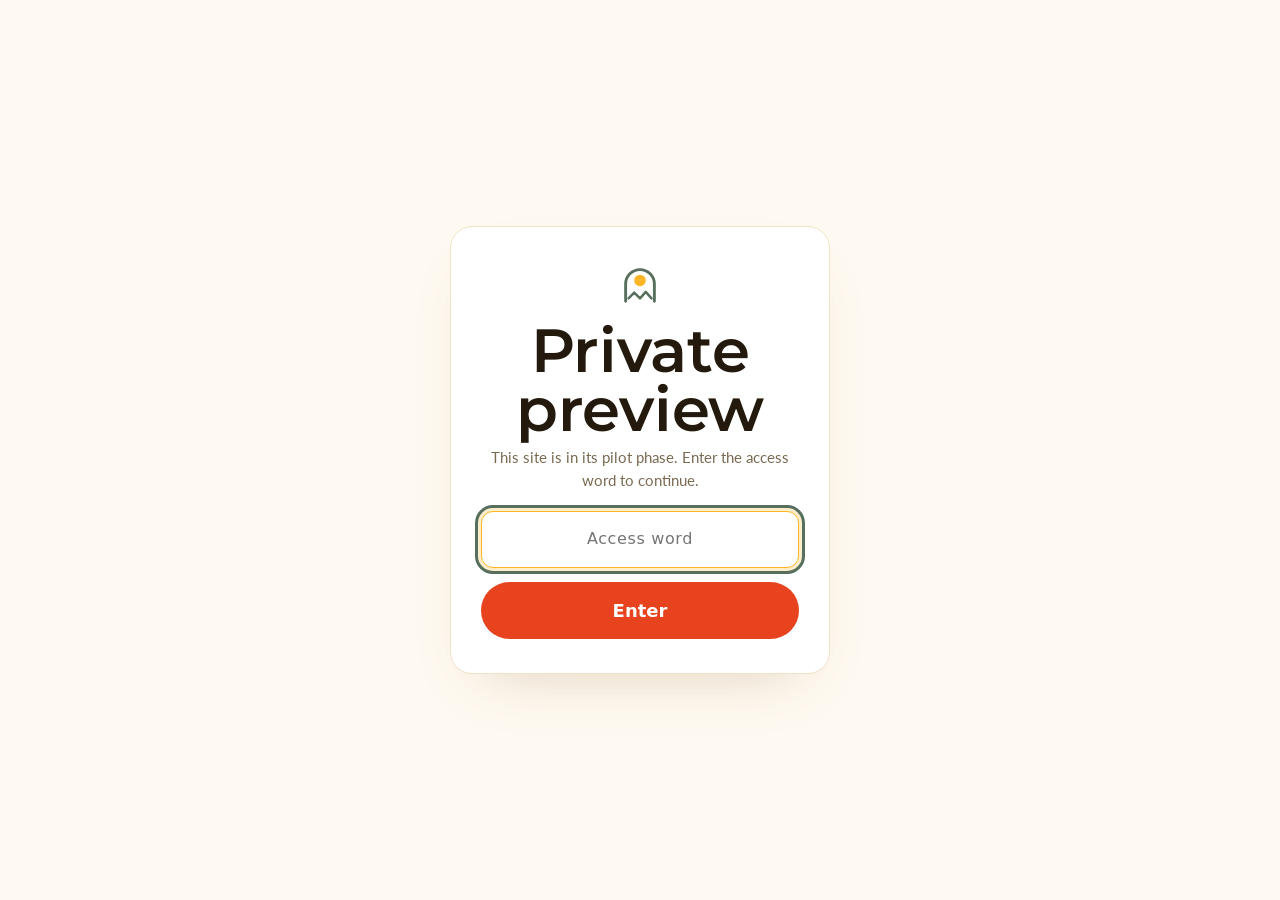
<file: index.html>
<!DOCTYPE html>
<html lang="en">
<head>
<script src="assets/js/gate.js?v=2"></script>
<meta charset="UTF-8" />
<meta name="viewport" content="width=device-width, initial-scale=1.0" />
<title>Tu Andalucía — Find your place. With your people.</title>
<meta name="description" content="Retire well on a small pension in a sunlit Andalusian village, within a community of like-minded people. Eighteen hand-picked villages." />
<meta name="theme-color" content="#FFB527" />
<link rel="canonical" href="https://tuandalucia.com/" />
<meta property="og:type" content="website" />
<meta property="og:title" content="Tu Andalucía — Find your place. With your people." />
<meta property="og:description" content="Eighteen sunlit Andalusian villages. One could be yours." />
<meta property="og:image" content="https://tuandalucia.com/assets/og.jpg" />
<meta name="twitter:card" content="summary_large_image" />
<link rel="icon" href="data:image/svg+xml,%3Csvg xmlns='http://www.w3.org/2000/svg' viewBox='0 0 64 64'%3E%3Crect width='64' height='64' rx='14' fill='%23FFF9EE'/%3E%3Cpath d='M14 52 V32 a18 18 0 0 1 36 0 V52' stroke='%2323190D' stroke-width='4' fill='none' stroke-linecap='round'/%3E%3Ccircle cx='32' cy='28' r='7' fill='%23FFB527'/%3E%3Cpath d='M18 49 l7 -7 7 7 7 -8 7 8' stroke='%2323190D' stroke-width='3' fill='none' stroke-linecap='round' stroke-linejoin='round'/%3E%3C/svg%3E" />
<link rel="preconnect" href="https://fonts.googleapis.com" /><link rel="preconnect" href="https://fonts.gstatic.com" crossorigin />
<link href="https://fonts.googleapis.com/css2?family=Montserrat:ital,wght@0,400;0,500;0,600;0,700;1,500&family=Lato:ital,wght@0,400;0,700;1,400&family=Fraunces:opsz,wght@9..144,500..700&display=swap" rel="stylesheet" />
<style>
:root{--amber:#FFB527;--sol:#F2A93B;--terra:#E8431F;--terra2:#C2380F;--ink:#23190D;--mut:#7A6A52;
  --paper:#FFFAF1;--cream:#FFF3DF;--sand:#FBEED7;--line:#F0E2C8;--sky:#CDE8F2;--grass:#DFF0CC;
  --sh:0 26px 60px -34px rgba(120,70,20,.28);--sh2:0 14px 34px -22px rgba(120,70,20,.25)}
*{box-sizing:border-box;margin:0;padding:0}
html{overflow-x:clip;background:var(--paper)}
body{font-family:"Hanken Grotesk",system-ui,sans-serif;background:var(--paper);color:var(--ink);line-height:1.6;font-size:18px;-webkit-font-smoothing:antialiased;overflow-x:hidden}
::selection{background:var(--ink);color:var(--amber)}
:focus-visible{outline:3px solid var(--terra);outline-offset:3px}
.disp{font-family:"Big Shoulders Display",system-ui,sans-serif;font-weight:700;line-height:.92;letter-spacing:.005em;text-transform:uppercase}
em{font-family:"Fraunces",Georgia,serif;font-style:italic;font-weight:450;text-transform:none}
.wrap{max-width:1280px;margin:0 auto;padding:0 30px}
a{color:var(--terra)}
.logo{width:34px;height:34px;color:var(--ink);flex:none}
/* SOLE-PROGRESS: il sole sorge con lo scroll */
.sunpath{position:fixed;top:10px;right:22px;width:120px;height:64px;z-index:120;pointer-events:none;opacity:.95}
.sunpath svg{width:100%;height:100%;overflow:visible}
.sunpath .arc{fill:none;stroke:var(--line);stroke-width:2.5;stroke-dasharray:3 6;stroke-linecap:round}
.sunpath .sun{filter:drop-shadow(0 0 8px rgba(255,181,39,.8))}
@media(max-width:760px){.sunpath{display:none}}
/* NAV chiara */
nav{position:fixed;top:0;left:0;right:0;z-index:100;transition:background .3s,border-color .3s,box-shadow .3s;border-bottom:1px solid transparent}
nav.solid{background:rgba(255,250,241,.82);backdrop-filter:blur(16px) saturate(1.2);border-bottom-color:var(--line);box-shadow:0 10px 30px -22px rgba(120,70,20,.25)}
.nav-in{display:flex;align-items:center;justify-content:space-between;height:76px;gap:16px}
.brand{display:flex;align-items:center;gap:12px;font-family:"Big Shoulders Display",sans-serif;font-weight:700;font-size:1.42rem;letter-spacing:.03em;color:var(--ink);text-decoration:none;text-transform:uppercase;transition:opacity .35s ease,transform .35s ease}
/* nome (brand) nella navbar: nascosto sopra l'hero, compare allo scroll */
nav:not(.solid) .brand{opacity:0;transform:translateY(-3px);pointer-events:none}
nav.solid .brand{opacity:1;transform:none}
/* menu leggibile sopra l'hero: link bianchi quando la nav e' trasparente; tornano sage quando .solid (regola di sage.css) */
nav:not(.solid) .nav-links a{color:#fff!important;opacity:.96;text-shadow:0 1px 12px rgba(12,18,14,.55)}
nav:not(.solid) .nav-links a:hover{color:#fff!important;opacity:1}
.nav-right{display:flex;align-items:center;gap:16px}
.nav-links{display:flex;gap:24px}
.nav-links a{color:var(--ink);text-decoration:none;font-weight:600;font-size:.94rem;opacity:.85;transition:.2s}
.nav-links a:hover{opacity:1;color:var(--terra)}
@media(max-width:900px){.nav-links{display:none}}
.lang{display:flex;border:1.5px solid var(--line);border-radius:99px;overflow:hidden;background:rgba(255,255,255,.7)}
.lang button{border:none;background:transparent;color:var(--mut);font-family:inherit;font-weight:800;font-size:.72rem;padding:8px 10px;cursor:pointer}
.lang button.on{background:var(--ink);color:var(--amber)}
.nav-cta{background:var(--terra);color:#fff;text-decoration:none;font-weight:700;font-size:.9rem;padding:10px 18px;border-radius:99px;white-space:nowrap}
.nav-cta:hover{background:#ff5a2a}
@media(max-width:560px){.nav-cta{display:none}}
.njoin{background:var(--terra);color:#fff;text-decoration:none;font-weight:700;font-size:.92rem;padding:11px 20px;border-radius:99px;transition:.2s;white-space:nowrap;box-shadow:0 10px 26px -10px rgba(232,67,31,.5)}
.njoin:hover{background:#ff5a2a;transform:translateY(-1px)}
@media(max-width:620px){.njoin{display:none}}
/* HERO: foto che si scioglie nella luce */
.hero{position:relative;min-height:96svh;display:flex;align-items:flex-end;overflow:hidden}
.hero .bg{position:absolute;inset:-10% 0 18% 0;background-size:cover;background-position:center 30%;will-change:transform}
.hero .veil{position:absolute;inset:0;background:
  linear-gradient(180deg,rgba(35,25,13,.34) 0%,rgba(35,25,13,.05) 26%,rgba(255,250,241,0) 46%,rgba(255,250,241,.88) 72%,var(--paper) 92%)}
.hero .wrap{position:relative;z-index:2;padding-bottom:6vh;padding-top:130px}
.eye{display:inline-flex;align-items:center;gap:10px;font-size:.74rem;font-weight:800;letter-spacing:.24em;text-transform:uppercase;color:var(--terra2);margin-bottom:18px;background:rgba(255,255,255,.8);backdrop-filter:blur(6px);padding:9px 16px;border-radius:99px;border:1px solid var(--line)}
.hero h1{font-size:clamp(3.1rem,8.6vw,7.6rem);color:var(--ink)}
.hero h1 .l2{display:block;color:var(--terra)}
.hero h1 .w{display:inline-block;white-space:pre;opacity:1}
.hero .lede{max-width:620px;margin:24px 0 0;font-size:clamp(1.08rem,1.7vw,1.34rem);color:#54452F}
.hero-actions{display:flex;flex-wrap:wrap;gap:16px;margin-top:34px}
.btn{display:inline-flex;align-items:center;gap:10px;font-weight:700;font-size:1.02rem;padding:17px 32px;border-radius:99px;text-decoration:none;cursor:pointer;border:none;font-family:inherit;transition:background .22s,color .22s;will-change:transform}
.btn-p{background:var(--terra);color:#fff;box-shadow:0 18px 44px -14px rgba(232,67,31,.5)}
.btn-p:hover{background:#ff5a2a}
.btn-g{background:#fff;color:var(--ink);border:1.5px solid var(--ink)}
.btn-g:hover{background:var(--ink);color:var(--amber)}
.scrolld{position:absolute;left:50%;bottom:18px;transform:translateX(-50%);z-index:2;color:var(--mut);font-size:.68rem;letter-spacing:.3em;text-transform:uppercase;display:flex;flex-direction:column;align-items:center;gap:8px}
.scrolld i{width:1px;height:30px;background:linear-gradient(var(--terra),transparent);animation:sd 1.8s ease-in-out infinite}
@keyframes sd{0%,100%{opacity:.3;transform:scaleY(.7)}50%{opacity:1;transform:scaleY(1)}}
/* MARQUEE chiaro */
.mq{background:var(--paper);border-top:1.5px solid var(--line);border-bottom:1.5px solid var(--line);overflow:hidden;padding:16px 0}
.mq-track{display:flex;white-space:nowrap;width:max-content;animation:mq 38s linear infinite}
.mq span{font-family:"Big Shoulders Display",sans-serif;font-weight:700;font-size:1.9rem;text-transform:uppercase;letter-spacing:.04em;color:transparent;-webkit-text-stroke:1.1px rgba(35,25,13,.4)}
.mq b{color:var(--amber);-webkit-text-stroke:0;padding:0 22px}
@keyframes mq{to{transform:translateX(-50%)}}
.mq:hover .mq-track{animation-play-state:paused}
/* DILEMMA: alba positiva */
.dil{position:relative;background:linear-gradient(180deg,var(--paper) 0%,var(--sky) 120%);padding:120px 0 110px;overflow:hidden}
.kick{font-size:.76rem;font-weight:800;letter-spacing:.26em;text-transform:uppercase;color:var(--terra2);margin-bottom:20px;display:flex;align-items:center;gap:12px}
.kick::before{content:"";width:30px;height:2.5px;background:var(--amber);border-radius:3px}
.dil .big{font-size:clamp(2.3rem,5.6vw,4.8rem);max-width:960px;color:var(--ink)}
.fears{display:grid;grid-template-columns:repeat(3,1fr);gap:22px;margin-top:54px}
@media(max-width:860px){.fears{grid-template-columns:1fr}}
.fear{background:#fff;border:1.5px solid var(--line);border-radius:22px;padding:30px 28px;box-shadow:var(--sh2)}
.fear .n{font-family:"Big Shoulders Display",sans-serif;font-size:2.8rem;font-weight:700;color:transparent;-webkit-text-stroke:1.4px var(--terra);line-height:1}
.fear h3{font-size:1.28rem;color:var(--ink);margin:14px 0 8px}
.fear p{color:var(--mut);font-size:.97rem}
.turn{margin-top:50px;font-family:"Fraunces",serif;font-style:italic;font-size:clamp(1.5rem,3vw,2.3rem);color:var(--terra)}
/* HOW: pin orizzontale, card bianche */
.how{position:relative;background:var(--paper)}
.how .head{padding:110px 30px 24px}
.how .ch-t{font-size:clamp(2.2rem,5vw,4.4rem);max-width:880px;color:var(--ink)}
.hwrap{overflow:visible}
.htrack{display:grid;grid-template-columns:repeat(3,1fr);gap:26px;max-width:1280px;margin:0 auto;padding:24px 30px 110px}
@media(max-width:900px){.htrack{grid-template-columns:1fr}}
.panel{background:#fff;border:1.5px solid var(--line);border-radius:26px;padding:44px 40px;position:relative;overflow:hidden;box-shadow:var(--sh2);transition:transform .3s,box-shadow .3s}
.panel:hover{transform:translateY(-6px);box-shadow:var(--sh)}
.panel::after{content:"";position:absolute;right:-50px;top:-50px;width:190px;height:190px;border-radius:50%;background:radial-gradient(circle,rgba(255,181,39,.35),transparent 70%)}
.panel .nn{font-family:"Big Shoulders Display",sans-serif;font-size:4.4rem;font-weight:700;line-height:1;background:linear-gradient(135deg,var(--amber),var(--terra));-webkit-background-clip:text;background-clip:text;color:transparent}
.panel h3{font-size:1.7rem;color:var(--ink);margin:16px 0 12px}
.panel p{color:var(--mut);font-size:1.03rem}
/* STATS: banda solare */
.stats{background:linear-gradient(120deg,var(--amber),#FFCB66 55%,#FFD98F);padding:74px 0;border-top:1.5px solid var(--line);border-bottom:1.5px solid var(--line)}
.stats .in{display:grid;grid-template-columns:repeat(4,1fr);gap:30px;text-align:center}
@media(max-width:860px){.stats .in{grid-template-columns:repeat(2,1fr)}}
.stat .n{font-family:"Big Shoulders Display",sans-serif;font-weight:700;font-size:clamp(2.8rem,5.4vw,4.4rem);color:var(--ink);line-height:1}
.stat .l{color:#5C4514;font-size:.95rem;margin-top:8px;font-weight:600}
/* VILLAGES: chiaro e leggibile */
.vsec{background:var(--paper);padding:120px 0 100px}
.vhead .v-t{font-size:clamp(2.4rem,6vw,5rem);color:var(--ink);max-width:820px}
.vhead .v-p{font-size:1.16rem;color:var(--mut);margin-top:16px;max-width:600px}
.larva{position:relative;margin:46px 0 8px;border-radius:26px;overflow:hidden;min-height:54vh;display:flex;align-items:flex-end;text-decoration:none;color:#fff;box-shadow:var(--sh)}
.larva .bg{position:absolute;inset:-10% 0;background-size:cover;background-position:center;will-change:transform}
.larva .veil{position:absolute;inset:0;background:linear-gradient(200deg,rgba(35,25,13,.0) 40%,rgba(35,25,13,.78) 100%)}
.larva .in{position:relative;z-index:2;padding:40px}
.larva .pilot{display:inline-block;background:var(--amber);color:var(--ink);font-size:.7rem;font-weight:800;letter-spacing:.16em;text-transform:uppercase;padding:8px 14px;border-radius:99px;margin-bottom:14px}
.larva h3{font-family:"Big Shoulders Display",sans-serif;font-size:clamp(3rem,7vw,5.6rem);text-transform:uppercase;line-height:.9;color:#fff}
.larva .reg{color:var(--amber);font-weight:700;margin-top:6px}
.larva p{max-width:600px;color:#F4E9D4;margin-top:12px;font-size:1rem}
.larva .go{display:inline-flex;align-items:center;gap:8px;margin-top:18px;color:#fff;background:var(--terra);padding:13px 24px;border-radius:99px;font-weight:700}
/* filtri */
.filters{display:flex;flex-wrap:wrap;gap:10px;margin:34px 0 24px}
.fil{font-family:inherit;font-weight:700;font-size:.88rem;color:var(--ink);background:#fff;border:1.5px solid var(--line);border-radius:99px;padding:10px 18px;cursor:pointer;transition:.2s}
.fil:hover{border-color:var(--amber);background:var(--cream)}
.fil.on{background:var(--ink);color:var(--amber);border-color:var(--ink)}
/* CARD PAESE 2026: foto a tutta card + pannello in vetro */
.vgrid{display:grid;grid-template-columns:repeat(3,1fr);gap:24px}
@media(max-width:1020px){.vgrid{grid-template-columns:repeat(2,1fr)}}
@media(max-width:640px){.vgrid{grid-template-columns:1fr}}
.vcard{position:relative;display:flex;flex-direction:column;height:440px;border-radius:24px;overflow:hidden;text-decoration:none;color:var(--ink);box-shadow:var(--sh2);transition:transform .35s cubic-bezier(.3,1,.4,1),box-shadow .35s,opacity .3s;border:1px solid var(--line);background:#fff}
.vcard:hover{transform:translateY(-7px);box-shadow:var(--sh)}
.vcard.off{opacity:0;transform:scale(.95);pointer-events:none;position:absolute;visibility:hidden}
.vcard .vphoto{position:relative;height:252px;flex:none;overflow:hidden}
.vcard .bg{position:absolute;inset:0;background-size:cover;background-position:center;transition:transform .9s cubic-bezier(.3,1,.4,1);filter:saturate(1.06)}
.vcard:hover .bg{transform:scale(1.05)}
.vcard .soon{position:absolute;top:14px;right:14px;z-index:3;font-size:.6rem;font-weight:800;letter-spacing:.1em;text-transform:uppercase;background:rgba(255,255,255,.88);backdrop-filter:blur(8px);color:var(--terra2);padding:6px 12px;border-radius:99px;border:1px solid rgba(255,255,255,.7)}
.vcard .glass{flex:1;min-height:0;background:#fff;padding:15px 18px 16px;display:flex;flex-direction:column}
.vcard .reg{font-size:.66rem;font-weight:800;letter-spacing:.14em;text-transform:uppercase;color:var(--terra2);white-space:nowrap;overflow:hidden;text-overflow:ellipsis}
.vcard h3{font-family:"Big Shoulders Display",sans-serif;font-size:1.5rem;text-transform:uppercase;line-height:1.02;color:var(--ink);margin-top:3px;display:-webkit-box;-webkit-line-clamp:1;-webkit-box-orient:vertical;overflow:hidden}
.vcard .vt{margin:6px 0 0;color:#4e5a52;font-size:.86rem;line-height:1.34;display:-webkit-box;-webkit-line-clamp:2;-webkit-box-orient:vertical;overflow:hidden}
.vcard .chips{display:flex;flex-wrap:nowrap;overflow:hidden;gap:6px;margin-top:auto;padding-top:12px}
.vcard .chips span{font-size:.72rem;font-weight:700;background:#f5f6f4;border:1px solid var(--line);border-radius:99px;padding:4px 10px;color:#4e5a52;white-space:nowrap;flex:none}
/* COMUNITÀ: pannelli espandibili */
.com{background:linear-gradient(180deg,var(--paper),var(--sand));padding:110px 0;border-top:1.5px solid var(--line)}
.com .v-t{font-size:clamp(2.2rem,5vw,4.2rem);color:var(--ink)}
.com .v-p{color:var(--mut);margin-top:14px;font-size:1.12rem;max-width:640px}
.exp{display:flex;gap:12px;margin-top:44px;height:480px}
.pan{position:relative;flex:1;border-radius:20px;overflow:hidden;cursor:pointer;border:1.5px solid var(--line);transition:flex .55s cubic-bezier(.3,1,.4,1);text-decoration:none;display:block;min-width:0;box-shadow:var(--sh2)}
.pan .bg{position:absolute;inset:0;background-size:cover;background-position:center;transition:transform .8s}
.pan .veil{position:absolute;inset:0;background:linear-gradient(180deg,rgba(35,25,13,.18) 0%,rgba(35,25,13,.08) 38%,rgba(35,25,13,.82) 100%);transition:opacity .4s}
.pan.act{flex:4.4}
.pan.act .bg{transform:scale(1.04)}
.pan .tag{position:absolute;left:50%;bottom:14px;transform:translateX(-50%) rotate(180deg);writing-mode:vertical-rl;font-family:"Big Shoulders Display",sans-serif;font-weight:700;font-size:1.3rem;letter-spacing:.08em;text-transform:uppercase;color:#fff;white-space:nowrap;transition:opacity .3s;background:rgba(35,25,13,.55);backdrop-filter:blur(5px);padding:14px 7px;border-radius:99px;text-shadow:0 1px 6px rgba(0,0,0,.6)}
.pan .e{position:absolute;top:14px;left:50%;transform:translateX(-50%);font-size:1.5rem;filter:drop-shadow(0 2px 8px rgba(0,0,0,.4));transition:.3s}
.pan .info{position:absolute;left:0;right:0;bottom:0;padding:26px;opacity:0;transform:translateY(16px);transition:opacity .4s .12s,transform .4s .12s;color:#fff}
.pan .info h3{font-family:"Big Shoulders Display",sans-serif;font-size:2.1rem;text-transform:uppercase;line-height:.95;text-shadow:0 2px 14px rgba(0,0,0,.55)}
.pan .info p{margin-top:8px;color:#FFF6E6;font-size:.96rem;max-width:420px;text-shadow:0 1px 8px rgba(0,0,0,.6);font-weight:500}
.pan .info .go{display:inline-flex;margin-top:14px;background:var(--amber);color:var(--ink);font-weight:800;font-size:.85rem;padding:10px 18px;border-radius:99px}
.pan.act .tag{opacity:0}
.pan.act .info{opacity:1;transform:none}
.pan.act .e{left:26px;transform:none;top:20px;font-size:2rem}
@media(max-width:900px){
  .exp{flex-direction:column;height:auto}
  .pan{height:74px;flex:none;transition:height .5s cubic-bezier(.3,1,.4,1)}
  .pan.act{height:360px;flex:none}
  .pan .tag{writing-mode:horizontal-tb;transform:none;left:60px;bottom:auto;top:50%;margin-top:-21px;padding:9px 16px;font-size:1.15rem}
  .pan .e{left:18px;transform:none;top:50%;margin-top:-15px}
  .pan.act .e{top:18px;margin-top:0}
}
/* CTA: tramonto caldo chiaro */
.cta{position:relative;padding:130px 0;overflow:hidden;background:
  radial-gradient(80% 90% at 80% -10%,rgba(255,181,39,.55) 0%,rgba(255,181,39,0) 60%),
  radial-gradient(70% 80% at 10% 110%,rgba(232,67,31,.25) 0%,transparent 60%),
  linear-gradient(180deg,var(--sand),var(--cream))}
.cta .wrap{position:relative;z-index:2;text-align:center;max-width:840px}
.cta .v-t{font-size:clamp(2.4rem,6vw,5rem);color:var(--ink)}
.cta .v-p{color:#54452F;margin:22px auto 0;font-size:1.16rem;max-width:620px}
.cta .btn-p{margin-top:34px;font-size:1.12rem;padding:20px 42px}
.cta .note{margin-top:16px;color:var(--mut);font-size:.9rem;letter-spacing:.04em}
.cta .sole{display:block;width:150px;height:150px;margin:0 auto 30px;border-radius:50%;position:relative;z-index:2;
  background:radial-gradient(circle at 42% 40%,#FFE9A8,var(--amber) 55%,#FF8E3D);
  box-shadow:0 0 70px 22px rgba(255,181,39,.45);animation:solefloat 6s ease-in-out infinite alternate}
@keyframes solefloat{from{transform:translateY(0);box-shadow:0 0 70px 22px rgba(255,181,39,.45)}to{transform:translateY(-12px);box-shadow:0 0 90px 30px rgba(255,181,39,.6)}}
/* FOOTER chiaro */
footer{background:var(--cream);color:var(--mut);padding:56px 0;text-align:center;border-top:1.5px solid var(--line)}
footer .logo{width:44px;height:44px;margin:0 auto 12px;display:block;color:var(--ink)}
footer .fb{font-family:"Big Shoulders Display",sans-serif;font-weight:700;font-size:1.3rem;text-transform:uppercase;color:var(--ink);letter-spacing:.04em;margin-bottom:16px}
.flinks{display:flex;gap:22px;justify-content:center;flex-wrap:wrap;margin-bottom:16px}
.flinks a{color:#8A7A5E;text-decoration:none;font-weight:600}.flinks a:hover{color:var(--terra)}
.ftag{font-size:.86rem;max-width:560px;margin:0 auto;opacity:.85}

/* striscia internazionale */
.intlband{background:linear-gradient(180deg,#D9ECF5,#E8F3F8);border-top:1.5px solid var(--line);border-bottom:1.5px solid var(--line)}
.intlband .wrap{display:flex;gap:14px;align-items:flex-start;padding:20px 30px;font-size:1rem;color:#2C4A57}
.intlband b{color:var(--ink)}
.intlband .g{font-size:1.4rem;line-height:1.2}
/* percorso */
.jrny{background:var(--paper);padding:110px 0 90px}
.jrny .grid{display:grid;grid-template-columns:repeat(4,1fr);gap:22px;margin-top:50px}
@media(max-width:980px){.jrny .grid{grid-template-columns:repeat(2,1fr)}}
@media(max-width:620px){.jrny .grid{grid-template-columns:1fr}}
.jcard{background:#fff;border:1.5px solid var(--line);border-radius:22px;padding:28px 26px;box-shadow:var(--sh2);transition:transform .3s,box-shadow .3s}
.jcard:hover{transform:translateY(-5px);box-shadow:var(--sh)}
.jcard .num{width:48px;height:48px;border-radius:50%;display:flex;align-items:center;justify-content:center;font-family:"Big Shoulders Display",sans-serif;font-weight:700;font-size:1.4rem;background:linear-gradient(135deg,var(--amber),#FF8E3D);color:var(--ink);margin-bottom:16px;box-shadow:0 8px 18px -8px rgba(255,141,61,.6)}
.jcard h3{font-size:1.16rem;margin-bottom:8px}
.jcard p{font-size:.93rem;color:var(--mut)}
.jcard .tagk{display:inline-block;margin-top:14px;font-size:.68rem;font-weight:800;letter-spacing:.12em;text-transform:uppercase;background:var(--cream);border:1px solid var(--line);color:#5C4514;padding:6px 12px;border-radius:99px}
/* servizi */
.svc{background:linear-gradient(180deg,var(--paper),var(--sand));padding:110px 0;border-top:1.5px solid var(--line)}
.svc .grid{display:grid;grid-template-columns:repeat(3,1fr);gap:22px;margin-top:50px}
@media(max-width:880px){.svc .grid{grid-template-columns:1fr}}
.scard{background:#fff;border:1.5px solid var(--line);border-radius:22px;padding:28px;box-shadow:var(--sh2);transition:transform .3s,box-shadow .3s}
.scard:hover{transform:translateY(-5px);box-shadow:var(--sh)}
.scard .ic{width:54px;height:54px;border-radius:16px;display:flex;align-items:center;justify-content:center;font-size:1.5rem;margin-bottom:16px;background:linear-gradient(135deg,rgba(255,181,39,.3),rgba(232,67,31,.12));border:1px solid var(--line)}
.scard h3{font-size:1.18rem;margin-bottom:7px}
.scard p{font-size:.93rem;color:var(--mut)}
/* fiducia */
.trust{background:var(--paper);padding:110px 0 90px}
.trust .grid{display:grid;grid-template-columns:1fr 1fr;gap:24px;margin-top:46px}
@media(max-width:860px){.trust .grid{grid-template-columns:1fr}}
.tcard{background:#fff;border:1.5px solid var(--line);border-radius:24px;padding:32px;box-shadow:var(--sh2)}
.tcard h3{font-size:1.3rem;color:var(--terra2);margin-bottom:12px}
.tcard p{font-size:.97rem;color:#54452F;margin-bottom:10px}
.tcard a{font-weight:800;color:var(--terra)}
/* faq */
.faqs{background:var(--paper);padding:0 0 110px}
.faqs .list{margin-top:44px;display:grid;gap:14px;max-width:860px}
.faqs details{background:#fff;border:1.5px solid var(--line);border-radius:18px;box-shadow:var(--sh2)}
.faqs details[open]{border-color:var(--amber)}
.faqs summary{cursor:pointer;list-style:none;display:flex;justify-content:space-between;align-items:center;gap:18px;padding:20px 24px;font-weight:700;font-size:1.03rem}
.faqs summary::-webkit-details-marker{display:none}
.faqs summary::after{content:"+";font-family:"Big Shoulders Display",sans-serif;font-size:1.7rem;color:var(--terra);transition:transform .3s;flex:none;line-height:.7}
.faqs details[open] summary::after{transform:rotate(45deg)}
.faqs .ans{padding:0 24px 20px;color:var(--mut);font-size:.96rem}

@media(max-width:560px){.wrap{padding:0 18px}.nav-in{height:64px}.brand{font-size:1.08rem;gap:8px}.logo{width:28px;height:28px}.lang button{padding:7px 8px;font-size:.62rem}.larva .in{padding:24px}.panel{padding:32px 26px}}

/* sezione guide */
.gsec{padding:100px 0;background:var(--paper)}
.glede{font-size:1.1rem;color:var(--mut);max-width:640px;margin-top:12px}
.ggrid{display:grid;grid-template-columns:repeat(4,1fr);gap:16px;margin-top:40px}
@media(max-width:1080px){.ggrid{grid-template-columns:repeat(2,1fr)}}
@media(max-width:600px){.ggrid{grid-template-columns:1fr}}
.gcard{display:flex;flex-direction:column;gap:6px;background:#fff;border:1.5px solid var(--line);border-radius:20px;padding:22px;text-decoration:none;color:inherit;box-shadow:0 14px 34px -22px rgba(120,70,20,.22);transition:transform .25s,box-shadow .25s,border-color .25s}
.gcard:hover{transform:translateY(-4px);box-shadow:0 26px 60px -34px rgba(120,70,20,.28);border-color:var(--terra)}
.gcard .gi{font-size:1.6rem}
.gcard h3{font-family:"Big Shoulders Display",sans-serif;font-weight:700;font-size:1.18rem;text-transform:uppercase;line-height:1.02;color:var(--ink)}
.gcard p{font-size:.88rem;color:var(--mut);line-height:1.45}
.gcard .ggo{color:var(--terra);font-weight:700;font-size:.85rem;margin-top:auto;padding-top:6px}
.gall{display:inline-block;margin-top:26px;font-weight:700;color:var(--terra);text-decoration:none;border-bottom:2px solid var(--amber)}

/* ===== MOBILE POLISH (iPhone SE & co.) ===== */
.langpop{display:flex}
#langcur{display:none}
.navtoggle{display:none}
.njm{display:none}
@media(max-width:900px){
  .nav-links{display:none;position:absolute;top:100%;left:0;right:0;flex-direction:column;gap:0;background:rgba(255,250,241,.98);-webkit-backdrop-filter:blur(14px);backdrop-filter:blur(14px);border-bottom:1.5px solid var(--line);padding:6px 0;box-shadow:var(--sh2)}
  nav.menu-open .nav-links{display:flex}
  .nav-links a{padding:14px 26px;font-size:1.05rem;opacity:1}
  .nav-links a.njm{display:block;color:var(--terra);font-weight:800}
  .njoin{display:none}
  .navtoggle{display:inline-flex;align-items:center;justify-content:center;background:#fff;border:1.5px solid var(--line);border-radius:10px;font-size:1.25rem;line-height:1;padding:4px 11px;cursor:pointer;color:var(--ink)}
  .lang{position:relative;overflow:visible;border:none;background:transparent}
  #langcur{display:inline-flex;align-items:center;gap:5px;border:1.5px solid var(--line);background:#fff;border-radius:99px;font-family:inherit;font-weight:800;font-size:.82rem;padding:7px 12px;cursor:pointer;color:var(--ink)}
  .lang .langpop{display:none;position:absolute;top:calc(100% + 8px);right:0;flex-direction:column;background:#fff;border:1.5px solid var(--line);border-radius:14px;box-shadow:var(--sh);overflow:hidden;min-width:128px;z-index:130}
  .lang.open .langpop{display:flex}
  .lang .langpop button{text-align:left;padding:12px 16px;font-size:.95rem;font-weight:700;color:var(--ink);background:#fff}
  .lang .langpop button.on{background:var(--cream);color:var(--terra)}
}
@media(max-width:560px){
  .hero-actions{flex-wrap:nowrap;gap:10px}
  .hero-actions .btn{flex:1;justify-content:center;padding:13px 6px;font-size:.88rem;gap:6px}
  .head{padding-top:62px}
}
@media(max-width:620px){
  .vcard{height:auto}
  .vcard .vphoto{height:200px}
  .vcard .reg{font-size:.82rem}
  .vcard h3{font-size:1.7rem;-webkit-line-clamp:2}
  .vcard .vt{font-size:.98rem;-webkit-line-clamp:3;margin-top:8px}
  .vcard .chips{flex-wrap:wrap;margin-top:14px}
  .vcard .chips span{font-size:.86rem;padding:5px 9px}
}

/* hero leggibile su mobile: crema piu in alto dietro il testo + alone chiaro sul testo */
@media(max-width:768px){
  .hero>.veil{background:linear-gradient(180deg,rgba(35,25,13,.30) 0%,rgba(35,25,13,.05) 18%,rgba(255,250,241,0) 32%,rgba(255,250,241,.94) 55%,var(--paper) 76%)}
  .hero .disp{text-shadow:0 2px 22px rgba(255,250,241,.95),0 1px 5px rgba(255,250,241,.85)}
  .hero .lede{text-shadow:0 1px 14px rgba(255,250,241,.92),0 1px 3px rgba(255,250,241,.8)}
  .hero .eye{text-shadow:none}
}
</style>
<style id="glam">
:root{--sun:#FFC83D;--punch:#FF5A2A}
/* piu respiro, full-width */
.wrap{max-width:1460px}
/* testi piu grandi (min invariato -> mobile sicuro, max piu grande -> desktop d'impatto) */
.dil .big,.ch-t{font-size:clamp(2.3rem,7vw,6.2rem)!important;letter-spacing:-.01em}
.com .disp,.svc .disp,.vsec .disp,.trust .disp,.gsec .disp,.jrny .disp,.stats .disp{font-size:clamp(2rem,5.4vw,4.6rem)!important}
.kick{letter-spacing:.26em}
.hero .lede{font-weight:500}
/* fasce GIOIA a tutta pagina */
.joy{position:relative;min-height:90vh;display:flex;align-items:flex-end;overflow:hidden;background:var(--ink)}
.joy .ph{position:absolute;inset:0;background-size:cover;background-position:center;transform:scale(1.05);will-change:transform}
.joy .scrim{position:absolute;inset:0;background:linear-gradient(180deg,rgba(20,12,4,.20) 0%,rgba(20,12,4,0) 38%,rgba(20,12,4,.55) 76%,rgba(20,12,4,.82) 100%)}
.joy-b .scrim{background:linear-gradient(180deg,rgba(20,12,4,.55) 0%,rgba(20,12,4,.12) 42%,rgba(20,12,4,.7) 100%)}
.joy .in{position:relative;z-index:2;width:100%;max-width:1460px;margin:0 auto;padding:0 30px 9vh}
.joy h2{color:#fff;font-size:clamp(2.7rem,8.5vw,7.4rem);line-height:.9;max-width:15ch;text-shadow:0 6px 50px rgba(0,0,0,.45)}
.joy p{color:#fff;font-size:clamp(1.15rem,2vw,1.65rem);max-width:640px;margin:20px 0 0;line-height:1.45;text-shadow:0 2px 22px rgba(0,0,0,.55)}
@media(max-width:760px){.joy{min-height:74vh}.joy .in{padding:0 22px 13vh}.joy h2{max-width:none}}
/* accento piu acceso e gioioso */
.btn-p,.njoin{background:var(--punch)}
.btn-p:hover,.njoin:hover{background:#ff6a3a}
/* nastro elegante: banda scura con testo dorato */
.mq{background:var(--ink)!important;border-color:rgba(255,255,255,.08)!important}
.mq-track span{color:rgba(255,233,168,.5)!important}
.mq-track b{color:var(--sun)!important}
/* occhiello prezioso */
.hero .eye{background:rgba(255,250,241,.86);border:1px solid rgba(255,181,39,.7);color:var(--terra2);box-shadow:0 10px 30px -12px rgba(232,67,31,.4);-webkit-backdrop-filter:blur(10px);backdrop-filter:blur(10px)}
/* WOW: brillio dorato animato sulla 2a riga del titolo */
.hero .l2 .w,.hero .l2{background:linear-gradient(95deg,#C2380F 0%,#E8431F 20%,#FFB527 42%,#FFF1C2 50%,#FFB527 58%,#E8431F 80%,#C2380F 100%);background-size:230% 100%;-webkit-background-clip:text;background-clip:text;-webkit-text-fill-color:transparent;color:transparent;text-shadow:none;animation:sheen 6.5s ease-in-out infinite}
@keyframes sheen{0%{background-position:120% 0}50%{background-position:-120% 0}100%{background-position:120% 0}}
@media(prefers-reduced-motion:reduce){.hero .l2 .w,.hero .l2{animation:none;background-position:0 0}}
/* bottoni piu preziosi */
.btn-p{background:linear-gradient(135deg,#FF6A3A 0%,#E8431F 58%,#C2380F 100%)!important;box-shadow:0 20px 48px -14px rgba(232,67,31,.6),inset 0 1px 0 rgba(255,255,255,.32)!important}
.btn-p:hover{filter:brightness(1.06)}
/* fasce gioia: scintilla dorata glamour sopra il titolo */
.joy .in::before{content:"\2726";display:block;color:var(--sun);font-size:1.7rem;line-height:1;margin-bottom:16px;text-shadow:0 2px 18px rgba(255,181,39,.7)}
</style>
<link rel="stylesheet" href="assets/css/sage.css?v=12" /></head>
<body>
<nav id="nav"><div class="wrap nav-in">
  <a class="brand" href="#top"><svg class="logo" viewBox="0 0 64 64" fill="none" aria-hidden="true"><path d="M12 56 V32 a20 20 0 0 1 40 0 V56" stroke="currentColor" stroke-width="4" stroke-linecap="round"/><circle cx="32" cy="27" r="8" fill="#FFB527"/><path d="M16 52 l8 -8 8 8 8 -9 8 9" stroke="currentColor" stroke-width="3.4" stroke-linecap="round" stroke-linejoin="round"/></svg><span>Tu Andalucía</span></a>
  <div class="nav-right">
    <div class="nav-links" id="navlinks"><a href="#how" data-k="nav_how"></a><a href="#villages" data-k="nav_vil"></a><a href="#communities" data-k="nav_com"></a><a href="guide.html" data-k="g_link"></a><a class="njm" href="registrati.html" data-k="nav_join"></a></div>
    <div class="lang" id="lang"><button type="button" class="langcur" id="langcur" aria-haspopup="true" aria-expanded="false">EN</button><div class="langpop"><button data-l="en" class="on">🇬🇧 EN</button><button data-l="it">🇮🇹 IT</button><button data-l="es">🇪🇸 ES</button><button data-l="de">🇩🇪 DE</button></div></div>
    <a class="njoin" href="registrati.html" data-k="nav_join"></a>
    <button type="button" class="navtoggle" id="navtoggle" aria-label="Menu" aria-expanded="false">☰</button>
  </div>
</div></nav>

<header class="hero" id="top">
  <div class="bg" data-prlx="12" style="background-image:url('https://images.pexels.com/photos/17589492/pexels-photo-17589492.jpeg?auto=compress&cs=tinysrgb&w=1800')"></div><div class="veil"></div>
  <div class="wrap">
    <div class="hero-brand"><svg class="hero-logo" viewBox="0 0 64 64" fill="none" aria-hidden="true"><path d="M12 56 V32 a20 20 0 0 1 40 0 V56" stroke="currentColor" stroke-width="4" stroke-linecap="round"/><circle cx="32" cy="27" r="8" fill="#FFB527"/><path d="M16 52 l8 -8 8 8 8 -9 8 9" stroke="currentColor" stroke-width="3.4" stroke-linecap="round" stroke-linejoin="round"/></svg><span class="hero-wm">Tu Andalucía</span></div>
    <h1 class="disp"><span class="l1 split" data-k="h_t1"></span> <span class="l2 split" data-k="h_t2"></span></h1>
    <p class="lede" data-anim="fade" data-k="h_p"></p>
    <div class="hero-actions" data-anim="fade"><a class="btn btn-p mgnt" href="registrati.html" data-k="h_cta1"></a><a class="btn btn-g mgnt" href="#villages" data-k="h_cta2"></a></div>
  </div>
  <div class="scrolld"><i></i><div data-k="scroll"></div></div>
</header>

<div class="mq" aria-hidden="true"><div class="mq-track"><span>TU PUEBLO <b>✶</b> TU GENTE <b>✶</b> TU SOL <b>✶</b> TU TIEMPO <b>✶</b> TU ANDALUCÍA <b>✶</b> TU PUEBLO <b>✶</b> TU GENTE <b>✶</b> TU SOL <b>✶</b> TU TIEMPO <b>✶</b> TU ANDALUCÍA <b>✶</b> </span><span>TU PUEBLO <b>✶</b> TU GENTE <b>✶</b> TU SOL <b>✶</b> TU TIEMPO <b>✶</b> TU ANDALUCÍA <b>✶</b> TU PUEBLO <b>✶</b> TU GENTE <b>✶</b> TU SOL <b>✶</b> TU TIEMPO <b>✶</b> TU ANDALUCÍA <b>✶</b> </span></div></div>
<div class="intlband"><div class="wrap"><span class="g">🌍</span><span><b data-k="i_b"></b> <span data-k="i_t"></span></span></div></div>


<section class="dil" id="dilemma">
  <div class="wrap">
    <div class="kick" data-anim="fade" data-k="c1_k"></div>
    <h2 class="disp big" data-anim="fade" data-k="c1_t"></h2>
    <div class="fears">
      <div class="fear" data-anim="card"><div class="n">01</div><h3 data-k="f1t"></h3><p data-k="f1p"></p></div>
      <div class="fear" data-anim="card"><div class="n">02</div><h3 data-k="f2t"></h3><p data-k="f2p"></p></div>
      <div class="fear" data-anim="card"><div class="n">03</div><h3 data-k="f3t"></h3><p data-k="f3p"></p></div>
    </div>
    <div class="turn" data-anim="fade" data-k="c1_turn"></div>
  </div>
</section>

<section class="joy joy-a">
  <div class="ph" data-prlx="10" style="background-image:url('https://images.pexels.com/photos/5961887/pexels-photo-5961887.jpeg?auto=compress&cs=tinysrgb&w=1900')"></div>
  <div class="scrim"></div>
  <div class="in"><h2 class="disp" data-k="joy1_t"></h2><p data-k="joy1_p"></p></div>
</section>

<section class="how" id="how">
  <div class="wrap head">
    <div class="kick" data-anim="fade" data-k="c2_k"></div>
    <h2 class="disp ch-t" data-anim="fade" data-k="c2_t"></h2>
  </div>
  <div class="wrap"><div class="secban" style="background-image:url('https://images.pexels.com/photos/8153996/pexels-photo-8153996.jpeg?auto=compress&cs=tinysrgb&w=1500')"></div></div>
  <div class="hwrap" id="hwrap"><div class="htrack" id="htrack">
    <div class="panel"><div class="nn">01</div><h3 data-k="s1t"></h3><p data-k="s1p"></p></div>
    <div class="panel"><div class="nn">02</div><h3 data-k="s2t"></h3><p data-k="s2p"></p></div>
    <div class="panel"><div class="nn">03</div><h3 data-k="s3t"></h3><p data-k="s3p"></p></div>
  </div></div>
</section>

<section class="jrny" id="percorso">
  <div class="wrap">
    <div class="kick" data-anim="fade" data-k="pc_k"></div>
    <h2 class="disp v-t" data-anim="fade" data-k="pc_t" style="font-size:clamp(2rem,4.6vw,3.8rem)"></h2>
    <div class="secban" style="background-image:url('https://images.pexels.com/photos/31934038/pexels-photo-31934038.jpeg?auto=compress&cs=tinysrgb&w=1500')"></div>
    <div class="grid">
      <div class="jcard" data-anim="fade"><div class="num">1</div><h3 data-k="p1t"></h3><p data-k="p1p"></p><span class="tagk" data-k="p1k"></span></div>
      <div class="jcard" data-anim="fade"><div class="num">2</div><h3 data-k="p2t"></h3><p data-k="p2p"></p><span class="tagk" data-k="p2k"></span></div>
      <div class="jcard" data-anim="fade"><div class="num">3</div><h3 data-k="p3t"></h3><p data-k="p3p"></p><span class="tagk" data-k="p3k"></span></div>
      <div class="jcard" data-anim="fade"><div class="num">4</div><h3 data-k="p4t"></h3><p data-k="p4p"></p><span class="tagk" data-k="p4k"></span></div>
    </div>
  </div>
</section>

<section class="stats">
  <div class="wrap in">
    <div class="stat"><div class="n" data-count="18">0</div><div class="l" data-k="st1"></div></div>
    <div class="stat"><div class="n" data-count="10" data-pre="€" data-suf="k">€0k</div><div class="l" data-k="st2"></div></div>
    <div class="stat"><div class="n" data-count="300" data-suf="+">0</div><div class="l" data-k="st3"></div></div>
    <div class="stat"><div class="n" data-count="4">0</div><div class="l" data-k="st4"></div></div>
  </div>
</section>

<section class="vsec" id="villages">
  <div class="wrap">
    <div class="vhead">
      <div class="kick" data-anim="fade" data-k="v_k"></div>
      <h2 class="disp v-t" data-anim="fade" data-k="v_t"></h2>
      <p class="v-p" data-anim="fade" data-k="v_p"></p>
    </div>
    <a class="larva" href="larva.html" data-anim="fade">
      <div class="bg" data-prlx="9" style="background-image:url('https://commons.wikimedia.org/wiki/Special:FilePath/Larva%2C_en_Ja%C3%A9n_%28Espa%C3%B1a%29.jpg?width=1600')"></div><div class="veil"></div>
      <div class="in"><span class="pilot" data-k="pilot"></span><h3>Larva</h3><div class="reg">Sierra Mágina · Jaén</div><p data-k="larva_p"></p><span class="go"><span data-k="scopri"></span> →</span></div>
    </a>
    <div class="filters" id="filters"></div>
    <div class="vgrid" id="vgrid"></div>
  </div>
</section>

<section class="svc" id="servizi">
  <div class="wrap">
    <div class="kick" data-anim="fade" data-k="sv_k"></div>
    <h2 class="disp v-t" data-anim="fade" data-k="sv_t" style="font-size:clamp(2rem,4.6vw,3.8rem)"></h2>
    <div class="secban" style="background-image:url('https://images.pexels.com/photos/8972535/pexels-photo-8972535.jpeg?auto=compress&cs=tinysrgb&w=1500')"></div>
    <div class="grid">
      <div class="scard" data-anim="fade"><div class="ic">🏡</div><h3 data-k="v1t"></h3><p data-k="v1p"></p></div>
      <div class="scard" data-anim="fade"><div class="ic">📋</div><h3 data-k="v2t"></h3><p data-k="v2p"></p></div>
      <div class="scard" data-anim="fade"><div class="ic">🚚</div><h3 data-k="v3t"></h3><p data-k="v3p"></p></div>
      <div class="scard" data-anim="fade"><div class="ic">❤️</div><h3 data-k="v4t"></h3><p data-k="v4p"></p></div>
      <div class="scard" data-anim="fade"><div class="ic">🎻</div><h3 data-k="v5t"></h3><p data-k="v5p"></p></div>
      <div class="scard" data-anim="fade"><div class="ic">🗣️</div><h3 data-k="v6t"></h3><p data-k="v6p"></p></div>
    </div>
  </div>
</section>


<section class="joy joy-b">
  <div class="ph" data-prlx="10" style="background-image:url('https://images.pexels.com/photos/6838620/pexels-photo-6838620.jpeg?auto=compress&cs=tinysrgb&w=1900')"></div>
  <div class="scrim"></div>
  <div class="in"><h2 class="disp" data-k="joy2_t"></h2><p data-k="joy2_p"></p></div>
</section>
<section class="com secrow" id="communities">
  <div class="wrap">
    <div class="secpic" style="background-image:url('https://images.pexels.com/photos/6950690/pexels-photo-6950690.jpeg?auto=compress&cs=tinysrgb&w=1200')"></div>
    <div class="seccol">
    <div class="kick" data-anim="fade" data-k="com_k"></div>
    <h2 class="disp v-t" data-anim="fade" data-k="com_t"></h2>
    <p class="v-p" data-anim="fade" data-k="com_p"></p>
    <div class="exp" id="exp"></div>
    </div>
  </div>
</section>

<section class="trust secrow picright" id="fiducia">
  <div class="wrap">
    <div class="secpic" style="background-image:url('https://images.pexels.com/photos/31557715/pexels-photo-31557715.jpeg?auto=compress&cs=tinysrgb&w=1200')"></div>
    <div class="seccol">
    <div class="kick" data-anim="fade" data-k="w_k"></div>
    <h2 class="disp v-t" data-anim="fade" data-k="w_t" style="font-size:clamp(2rem,4.6vw,3.8rem)"></h2>
    <div class="grid">
      <div class="tcard" data-anim="fade"><h3 data-k="w_h"></h3><p data-k="w_p1"></p><p data-k="w_p2"></p><a href="mailto:webmaster.puntorosso@gmail.com">webmaster.puntorosso@gmail.com</a></div>
      <div class="tcard" data-anim="fade"><h3 data-k="fm_t"></h3><p data-k="fm_p1"></p><p data-k="fm_p2"></p><a href="famiglie.html" data-k="fm_l"></a></div>
    </div>
    </div>
  </div>
</section>

<section class="faqs" id="faq">
  <div class="wrap">
    <h2 class="disp v-t" data-anim="fade" data-k="fq_t" style="font-size:clamp(1.9rem,4.2vw,3.2rem)"></h2>
    <div class="list">
      <details data-anim="fade"><summary data-k="q1"></summary><div class="ans" data-k="a1"></div></details>
      <details data-anim="fade"><summary data-k="q2"></summary><div class="ans" data-k="a2"></div></details>
      <details data-anim="fade"><summary data-k="q3"></summary><div class="ans" data-k="a3"></div></details>
      <details data-anim="fade"><summary data-k="q4"></summary><div class="ans" data-k="a4"></div></details>
    </div>
  </div>
</section>

<section class="gsec" id="guides">
  <div class="wrap">
    <div class="kick" data-anim="fade" data-k="g_kick"></div>
    <h2 class="disp v-t" data-anim="fade" data-k="g_title" style="font-size:clamp(2rem,4.6vw,3.8rem)"></h2>
    <p class="glede" data-anim="fade" data-k="g_lede"></p>
    <div class="secban" style="background-image:url('https://images.pexels.com/photos/8441854/pexels-photo-8441854.jpeg?auto=compress&cs=tinysrgb&w=1500')"></div>
    <div class="ggrid" id="ggrid"></div>
    <a class="gall" href="guide.html" data-k="g_all"></a>
  </div>
</section>

<section class="cta" id="cta">
  <div class="wrap">
    <div class="sole" id="ctaSun" aria-hidden="true"></div>
    <div class="kick" style="justify-content:center" data-anim="fade" data-k="cta_k"></div>
    <h2 class="disp v-t" data-anim="fade" data-k="cta_t"></h2>
    <p class="v-p" data-anim="fade" data-k="cta_p"></p>
    <a class="btn btn-p mgnt" href="registrati.html" data-anim="fade" data-k="cta_b"></a>
    <div class="note" data-anim="fade" data-k="cta_n"></div>
  </div>
</section>

<footer>
  <div class="wrap">
    <svg class="logo" viewBox="0 0 64 64" fill="none" aria-hidden="true"><path d="M12 56 V32 a20 20 0 0 1 40 0 V56" stroke="currentColor" stroke-width="4" stroke-linecap="round"/><circle cx="32" cy="27" r="8" fill="#FFB527"/><path d="M16 52 l8 -8 8 8 8 -9 8 9" stroke="currentColor" stroke-width="3.4" stroke-linecap="round" stroke-linejoin="round"/></svg>
    <div class="fb">Tu Andalucía</div>
    <div class="flinks"><a href="#how" data-k="nav_how"></a><a href="#villages" data-k="nav_vil"></a><a href="#faq">FAQ</a><a href="registrati.html" data-k="join"></a><a href="guide.html" data-k="g_link"></a><a href="famiglie.html">Families</a><a href="stampa.html">Press</a><a href="privacy.html">Privacy</a><a href="crediti.html">Photo credits</a></div>
    <div class="ftag" data-k="foot"></div>
  </div>
<div class="ta-by" style="text-align:center;margin-top:10px;font-size:.8rem;opacity:.72"><span data-i18n="credit_by" data-k="credit_by">A project by</span> <a href="https://puntorosso.org" style="color:inherit">puntorosso.org</a> · <a href="mailto:mail@puntorosso.org" style="color:inherit">mail@puntorosso.org</a></div></footer>

<script src="assets/js/gsap.min.js" defer></script>
<script src="assets/js/ScrollTrigger.min.js" defer></script>
<script>
var D={"en": {"joy1_t":"The good life doesn\u2019t retire.","joy1_p":"Long tables, real friends, sun on your face \u2014 on a pension that finally adds up.","joy2_t":"The best years are the ones you share.","joy2_p":"Music in the square, neighbours who became friends, a life with people in it.","credit_by": "A project by","g_kick": "The honest guides", "g_title": "Hard questions, written answers.", "g_lede": "Real costs, taxes, healthcare, the way back. Print them and share them with your family.", "g_all": "All the guides →", "g_read": "Read →", "g_link": "Guides", "nav_join": "Join", "nav_how": "How it works", "nav_vil": "The villages", "nav_com": "Communities", "join": "Join the project", "h_eye": "Affordable Andalusian villages · communities by affinity", "h_t1": "Find your place.", "h_t2": "With your people.", "h_p": "Retire well, even on a small pension, in a sunlit village where life costs little — surrounded by people who share your passions.", "h_cta1": "Join the project", "h_cta2": "See the villages", "scroll": "Scroll", "c1_k": "Why we exist", "c1_t": "Many of us will reach retirement unable to stay where we live today.", "f1t": "Cities too expensive", "f1p": "Rent and the cost of living push us out of the places we worked for all our lives.", "f2t": "Pensions too small", "f2p": "A monthly cheque that barely covers things, with no room to breathe.", "f3t": "The fear of being alone", "f3p": "The deepest fear isn't money — it's growing old far from your people.", "c1_turn": "Good news: we answer all three — at once.", "c2_k": "How it works", "c2_t": "You don't move to a village. You found one — together.", "s1t": "Find your people", "s1p": "Join, or start, a community of kindred spirits — by passion, trade or values. It grows by invitation.", "s2t": "We match the village", "s2p": "Together we choose the right village and budget, with the town hall on board and services checked.", "s3t": "We handle the rest", "s3p": "Home, paperwork, the move — and a social life built around your group from day one.", "st1": "villages, hand-picked", "st2": "homes from", "st3": "days of sun a year", "st4": "languages, one community", "v_k": "The villages", "v_t": "Eighteen villages. One could be yours.", "v_p": "Hand-picked across Andalusia — real services, affordable homes, town halls that want new life.", "pilot": "Pilot village", "larva_p": "~435 people, a clinic open 7/7 with an ambulance, a €2 taxi to the hospital, fibre, pharmacy, school. The first home of the project.", "scopri": "Open the village", "soon": "Soon", "all": "All", "com_k": "The communities", "com_t": "Bring your tribe.", "com_p": "Eight worlds to belong to — hover or tap to open one. And there's room to invent yours.", "com_s_t": "Your community", "com_s_p": "A group of friends dreaming the same dream? Start your own world.", "cta_k": "Take the first step", "cta_t": "Your new life starts with one message.", "cta_p": "Tell us which community feels like yours — or start one. No commitment, just a conversation.", "cta_b": "Join the project →", "cta_n": "Free · by invitation · pilot phase", "foot": "Affordable villages · International communities by affinity · Andalusia, Spain", "i_b": "International, multilingual communities.", "i_t": "People from different countries who choose each other by affinity: a village that opens to the world, not an enclave of a single nationality.", "pc_k": "The journey", "pc_t": "From curious to a new home, one step at a time.", "p1t": "Join the community", "p1p": "Meet like-minded people online, take part in the groups and gatherings. From home, no commitment.", "p1k": "Online · free", "p2t": "Exploratory trip", "p2p": "A group stay in the village: get to know the place, the houses, the neighbours and the town hall in person.", "p2k": "A few days", "p3t": "Trial rental", "p3p": "Live in the village for a few months before any final choice. You try the real life, not the idea.", "p3k": "A few months", "p4t": "Your settled home", "p4p": "When you're ready: long-term rent or purchase, matched to your budget — with the community already around you.", "p4k": "Whenever you want", "sv_k": "What we do for you", "sv_t": "You focus on living. We handle the rest.", "v1t": "A home that fits", "v1p": "We find and match the right home for your budget, to rent or buy, with local agencies and the town hall.", "v2t": "Paperwork & residency", "v2p": "Registration, NIE, utilities, healthcare enrolment: we walk you through every step.", "v3t": "Moving & arrival", "v3p": "We organise the move and your soft landing in the new village, stress-free.", "v4t": "Health & transport", "v4p": "We check the doctor, ambulance, hospital and connections before you even arrive. It's our first criterion.", "v5t": "Activities & community", "v5p": "Events, workshops and gatherings built around the group's interests. Social life is part of the project.", "v6t": "A bridge to the area", "v6p": "Agreements with mayors and councils and mediation with long-time residents: integration, never isolation.", "w_k": "Transparency", "w_t": "Who's behind this — and what we'll never ask of you.", "w_h": "The project", "w_p1": "Tu Andalucía comes from someone who knows the live-entertainment world from the inside and has a personal bond with Larva and its people — the mayor included. The first community is forming now, in dialogue with the town hall.", "w_p2": "No inflated promises: village data is public and verifiable, and where something still needs confirming, we say so. Questions? Write to us — a person answers.", "fm_t": "For sons, daughters & families", "fm_p1": "Looking into this for a parent? Three things to know: we never touch the housing money (contracts in your parent's name, payments go directly to owners and notary); finding out costs nothing; every step is reversible.", "fm_p2": "And you're welcome: you can join the exploratory trip too. Seeing the village, the mayor and the houses with your own eyes beats a thousand web pages.", "fm_l": "Read & print the family guide →", "fq_t": "The questions on your mind.", "q1": "What about my pension? And healthcare, if I move to Spain?", "a1": "Your EU pension is paid in full anywhere in the Union, with no cuts. With the S1 form you join the Spanish public health system at your home country's expense — and we prepare the paperwork together, step by step.", "q2": "How much does it cost? Who touches my money?", "a2": "Finding out and registering are free. The exploratory trip is paid at cost, stated before you book; any relocation services have fixed, written prices. Above all: we never touch your housing money — you pay owners, agency and notary directly, with contracts in your name. No commission on homes.", "q3": "What if I get ill? Isn't healthcare too far?", "a3": "We only choose villages with basic healthcare on site and a reachable hospital. In Larva, for example, there's a clinic open 7 days a week with an ambulance, and a €2 taxi to the hospital in Úbeda.", "q4": "How much does it cost?", "a4": "Joining the community and exploring is free. Relocation services have a modest, transparent cost designed for people on a limited budget — it's where the whole project starts."}, "it": {"joy1_t":"La bella vita non va in pensione.","joy1_p":"Tavolate lunghe, amici veri, il sole in faccia \u2014 con una pensione che finalmente basta.","joy2_t":"Gli anni migliori sono quelli condivisi.","joy2_p":"La musica in piazza, vicini diventati amici, una vita piena di gente.","credit_by": "Un progetto di","g_kick": "Le guide oneste", "g_title": "Domande difficili, risposte scritte.", "g_lede": "Costi veri, tasse, sanità, la via del ritorno. Stampale e condividile con la famiglia.", "g_all": "Tutte le guide →", "g_read": "Leggi →", "g_link": "Le guide", "nav_join": "Unisciti", "nav_how": "Come funziona", "nav_vil": "I paesi", "nav_com": "Le comunità", "join": "Unisciti", "h_eye": "Borghi andalusi accessibili · comunità per affinità", "h_t1": "Trova il tuo posto.", "h_t2": "Con la tua gente.", "h_p": "Vivi bene la pensione, anche con un assegno piccolo, in un borgo pieno di sole dove la vita costa poco — tra persone che condividono le tue passioni.", "h_cta1": "Unisciti al progetto", "h_cta2": "Vedi i paesi", "scroll": "Scorri", "c1_k": "Perché esistiamo", "c1_t": "Molti di noi arriveranno alla pensione senza poter restare dove vivono oggi.", "f1t": "Città troppo care", "f1p": "Affitti e costo della vita ci spingono fuori dai posti per cui abbiamo lavorato una vita.", "f2t": "Pensioni troppo piccole", "f2p": "Un assegno mensile che basta appena, senza margine per respirare.", "f3t": "La paura di restare soli", "f3p": "La paura più profonda non è il denaro: è invecchiare lontano dalla propria gente.", "c1_turn": "La buona notizia: rispondiamo a tutte e tre — insieme.", "c2_k": "Come funziona", "c2_t": "Non ti trasferisci in un borgo. Lo fondi — insieme.", "s1t": "Trova la tua gente", "s1p": "Entra, o avvia, una comunità di persone affini — per passione, mestiere o valori. Cresce su invito.", "s2t": "Abbiniamo il borgo", "s2p": "Scegliamo insieme il paese e il budget giusti, con il Comune al fianco e i servizi verificati.", "s3t": "Al resto pensiamo noi", "s3p": "Casa, pratiche, trasloco — e una vita sociale costruita attorno al tuo gruppo dal primo giorno.", "st1": "borghi scelti a mano", "st2": "case da", "st3": "giorni di sole l'anno", "st4": "lingue, una comunità", "v_k": "I paesi", "v_t": "Diciotto borghi. Uno può essere il tuo.", "v_p": "Scelti a mano in tutta l'Andalusia — servizi veri, case accessibili, Comuni che cercano nuova vita.", "pilot": "Borgo pilota", "larva_p": "~435 abitanti, ambulatorio aperto 7/7 con ambulanza, taxi a 2€ per l'ospedale, fibra, farmacia, scuola. La prima casa del progetto.", "scopri": "Apri il borgo", "soon": "Presto", "all": "Tutti", "com_k": "Le comunità", "com_t": "Porta la tua tribù.", "com_p": "Otto mondi a cui appartenere — passa il mouse o tocca per aprirne uno. E c'è spazio per inventare il tuo.", "com_s_t": "La tua comunità", "com_s_p": "Un gruppo di amici che sogna lo stesso sogno? Avvia il tuo mondo.", "cta_k": "Fai il primo passo", "cta_t": "La tua nuova vita inizia con un messaggio.", "cta_p": "Dicci a quale comunità senti di appartenere — o avviane una. Nessun impegno, solo una conversazione.", "cta_b": "Unisciti al progetto →", "cta_n": "Gratis · su invito · fase pilota", "foot": "Borghi accessibili · Comunità internazionali per affinità · Andalusia, Spagna", "i_b": "Comunità internazionali e multilingue.", "i_t": "Persone di paesi diversi che si scelgono per affinità: un borgo che si apre al mondo, non un'enclave di una sola nazionalità.", "pc_k": "Il percorso", "pc_t": "Dalla curiosità alla nuova casa, un passo alla volta.", "p1t": "Entri nella comunità", "p1p": "Conosci online le persone affini, partecipi ai gruppi e agli incontri. Da casa, senza alcun impegno.", "p1k": "Online · gratis", "p2t": "Viaggio esplorativo", "p2p": "Un soggiorno di gruppo nel paese: conosci i luoghi, le case, i vicini e il Comune di persona.", "p2k": "Qualche giorno", "p3t": "Affitto di prova", "p3p": "Vivi nel borgo qualche mese prima di qualsiasi scelta definitiva. Provi la vita vera, non l'idea.", "p3k": "Qualche mese", "p4t": "La tua casa stabile", "p4p": "Quando te la senti: affitto lungo o acquisto, abbinato al tuo budget — con la comunità già attorno.", "p4k": "Quando vuoi tu", "sv_k": "Cosa facciamo per te", "sv_t": "Tu pensi a vivere. Al resto pensiamo noi.", "v1t": "Casa su misura", "v1p": "Cerchiamo e abbiniamo la casa giusta per il tuo budget, in affitto o in vendita, con agenzie locali e Comune.", "v2t": "Burocrazia & residenza", "v2p": "Empadronamiento, NIE, allacciamenti, iscrizione al servizio sanitario: ti accompagniamo passo passo.", "v3t": "Trasloco & arrivo", "v3p": "Organizziamo il trasferimento e il tuo atterraggio morbido nel nuovo paese, senza stress.", "v4t": "Salute & trasporti", "v4p": "Verifichiamo medico, ambulanza, ospedale e collegamenti prima ancora che tu arrivi. È il primo criterio.", "v5t": "Attività & comunità", "v5p": "Eventi, laboratori e occasioni cuciti sugli interessi del gruppo. La vita sociale è parte del progetto.", "v6t": "Ponte con il territorio", "v6p": "Accordi con sindaci e giunte e mediazione con i residenti storici: integrazione, mai isolamento.", "w_k": "Trasparenza", "w_t": "Chi c'è dietro — e cosa non ti chiederemo mai.", "w_h": "Il progetto", "w_p1": "Tu Andalucía nasce da chi conosce il mondo dello spettacolo da dentro e ha un legame personale con Larva e la sua gente — sindaca compresa. La prima comunità è in formazione, in dialogo con il Comune.", "w_p2": "Niente promesse gonfiate: i dati dei paesi sono pubblici e verificabili, e dove sono da confermare lo scriviamo. Domande? Scrivici: rispondiamo di persona.", "fm_t": "Per i figli e le famiglie", "fm_p1": "Stai valutando per un genitore? Tre cose da sapere: non tocchiamo mai i soldi della casa (contratti a nome del tuo genitore, pagamenti diretti a proprietari e notaio); informarsi non costa nulla; ogni passo è reversibile.", "fm_p2": "E sei il benvenuto: al viaggio esplorativo puoi venire anche tu. Vedere il paese, la sindaca e le case con i tuoi occhi vale più di mille pagine web.", "fm_l": "Leggi e stampa la guida per le famiglie →", "fq_t": "Le domande che ti stai facendo.", "q1": "La mia pensione? E la sanità, se mi trasferisco in Spagna?", "a1": "La pensione UE la ricevi per intero ovunque nell'Unione, senza tagli. Con il modulo S1 ti iscrivi alla sanità pubblica spagnola a carico del tuo paese d'origine — e la pratica la prepariamo insieme, passo per passo.", "q2": "Quanto costa? Chi tocca i miei soldi?", "a2": "Informarsi e registrarsi è gratis. Il viaggio esplorativo si paga al costo, comunicato prima di prenotare; gli eventuali servizi di trasloco hanno prezzi fissi e scritti. E soprattutto: non tocchiamo mai i tuoi soldi per la casa — paghi direttamente proprietari, agenzia e notaio, con contratti a tuo nome. Nessuna commissione sulle case.", "q3": "E se mi ammalo? La sanità non è troppo lontana?", "a3": "Scegliamo solo paesi con servizi sanitari di base in loco e un ospedale raggiungibile. A Larva, per esempio, c'è un ambulatorio aperto 7 giorni su 7 con ambulanza e un taxi a 2€ per l'ospedale di Úbeda.", "q4": "Quanto costa?", "a4": "Entrare nella comunità ed esplorare è gratuito. I servizi di trasferimento hanno un costo contenuto e trasparente, pensato per chi ha un budget limitato: è il punto di partenza di tutto il progetto."}, "es": {"joy1_t":"La buena vida no se jubila.","joy1_p":"Mesas largas, amigos de verdad, el sol en la cara \u2014 con una pensi\u00f3n que por fin alcanza.","joy2_t":"Los mejores a\u00f1os son los que se comparten.","joy2_p":"M\u00fasica en la plaza, vecinos que se hicieron amigos, una vida llena de gente.","credit_by": "Un proyecto de","g_kick": "Las guías honestas", "g_title": "Preguntas difíciles, respuestas por escrito.", "g_lede": "Costes reales, impuestos, sanidad, el camino de vuelta. Imprímelas y compártelas con tu familia.", "g_all": "Todas las guías →", "g_read": "Leer →", "g_link": "Guías", "nav_join": "Únete", "nav_how": "Cómo funciona", "nav_vil": "Los pueblos", "nav_com": "Comunidades", "join": "Únete", "h_eye": "Pueblos andaluces asequibles · comunidades por afinidad", "h_t1": "Encuentra tu lugar.", "h_t2": "Con tu gente.", "h_p": "Vive bien la jubilación, aun con una pensión pequeña, en un pueblo lleno de sol donde la vida cuesta poco — entre personas que comparten tus pasiones.", "h_cta1": "Únete al proyecto", "h_cta2": "Ver los pueblos", "scroll": "Desliza", "c1_k": "Por qué existimos", "c1_t": "Muchos llegaremos a la jubilación sin poder quedarnos donde vivimos hoy.", "f1t": "Ciudades demasiado caras", "f1p": "El alquiler y el coste de vida nos expulsan de los lugares por los que trabajamos toda la vida.", "f2t": "Pensiones demasiado pequeñas", "f2p": "Una paga mensual que apenas alcanza, sin margen para respirar.", "f3t": "El miedo a quedarse solo", "f3p": "El miedo más hondo no es el dinero: es envejecer lejos de tu gente.", "c1_turn": "La buena noticia: respondemos a los tres — a la vez.", "c2_k": "Cómo funciona", "c2_t": "No te mudas a un pueblo. Lo fundas — juntos.", "s1t": "Encuentra a tu gente", "s1p": "Únete, o crea, una comunidad de personas afines — por pasión, oficio o valores. Crece por invitación.", "s2t": "Buscamos el pueblo", "s2p": "Elegimos juntos el pueblo y el presupuesto, con el Ayuntamiento a favor y los servicios verificados.", "s3t": "Del resto nos ocupamos", "s3p": "Casa, trámites, mudanza — y una vida social en torno a tu grupo desde el primer día.", "st1": "pueblos elegidos a mano", "st2": "casas desde", "st3": "días de sol al año", "st4": "idiomas, una comunidad", "v_k": "Los pueblos", "v_t": "Dieciocho pueblos. Uno puede ser el tuyo.", "v_p": "Elegidos a mano por toda Andalucía — servicios reales, casas asequibles, ayuntamientos que quieren nueva vida.", "pilot": "Pueblo piloto", "larva_p": "~435 habitantes, consultorio abierto 7/7 con ambulancia, taxi de 2€ al hospital, fibra, farmacia, escuela. La primera casa del proyecto.", "scopri": "Abrir el pueblo", "soon": "Pronto", "all": "Todos", "com_k": "Las comunidades", "com_t": "Trae a tu tribu.", "com_p": "Ocho mundos a los que pertenecer — pasa el ratón o toca para abrir uno. Y hay sitio para inventar el tuyo.", "com_s_t": "Tu comunidad", "com_s_p": "¿Un grupo de amigos con el mismo sueño? Crea tu propio mundo.", "cta_k": "Da el primer paso", "cta_t": "Tu nueva vida empieza con un mensaje.", "cta_p": "Dinos a qué comunidad sientes que perteneces — o crea una. Sin compromiso, solo una conversación.", "cta_b": "Únete al proyecto →", "cta_n": "Gratis · por invitación · fase piloto", "foot": "Pueblos asequibles · Comunidades internacionales por afinidad · Andalucía, España", "i_b": "Comunidades internacionales y multilingües.", "i_t": "Personas de distintos países que se eligen por afinidad: un pueblo que se abre al mundo, no un enclave de una sola nacionalidad.", "pc_k": "El recorrido", "pc_t": "De la curiosidad a tu nueva casa, paso a paso.", "p1t": "Entras en la comunidad", "p1p": "Conoces online a las personas afines, participas en los grupos y encuentros. Desde casa, sin compromiso.", "p1k": "Online · gratis", "p2t": "Viaje exploratorio", "p2p": "Una estancia de grupo en el pueblo: conoces los lugares, las casas, los vecinos y el Ayuntamiento en persona.", "p2k": "Unos días", "p3t": "Alquiler de prueba", "p3p": "Vives en el pueblo unos meses antes de cualquier decisión definitiva. Pruebas la vida real, no la idea.", "p3k": "Unos meses", "p4t": "Tu casa estable", "p4p": "Cuando te sientas listo: alquiler largo o compra, a la medida de tu presupuesto — con la comunidad ya alrededor.", "p4k": "Cuando tú quieras", "sv_k": "Qué hacemos por ti", "sv_t": "Tú piensa en vivir. Del resto nos ocupamos nosotros.", "v1t": "Casa a medida", "v1p": "Buscamos y asignamos la casa adecuada para tu presupuesto, en alquiler o venta, con agencias locales y Ayuntamiento.", "v2t": "Trámites & residencia", "v2p": "Empadronamiento, NIE, altas de suministros, alta en sanidad: te acompañamos paso a paso.", "v3t": "Mudanza & llegada", "v3p": "Organizamos el traslado y tu aterrizaje suave en el nuevo pueblo, sin estrés.", "v4t": "Salud & transporte", "v4p": "Verificamos médico, ambulancia, hospital y conexiones antes incluso de que llegues. Es el primer criterio.", "v5t": "Actividades & comunidad", "v5p": "Eventos, talleres y ocasiones hechos a la medida de los intereses del grupo. La vida social es parte del proyecto.", "v6t": "Puente con el territorio", "v6p": "Acuerdos con alcaldes y ayuntamientos y mediación con los vecinos de siempre: integración, nunca aislamiento.", "w_k": "Transparencia", "w_t": "Quién está detrás — y lo que nunca te pediremos.", "w_h": "El proyecto", "w_p1": "Tu Andalucía nace de alguien que conoce el mundo del espectáculo desde dentro y tiene un vínculo personal con Larva y su gente — alcaldesa incluida. La primera comunidad se está formando, en diálogo con el Ayuntamiento.", "w_p2": "Sin promesas infladas: los datos de los pueblos son públicos y verificables, y cuando algo está por confirmar, lo decimos. ¿Preguntas? Escríbenos: responde una persona.", "fm_t": "Para hijos y familias", "fm_p1": "¿Lo estás valorando para un padre o una madre? Tres cosas: nunca tocamos el dinero de la vivienda (contratos a su nombre, pagos directos a propietarios y notario); informarse no cuesta nada; cada paso es reversible.", "fm_p2": "Y eres bienvenido: puedes venir también al viaje exploratorio. Ver el pueblo, la alcaldesa y las casas con tus propios ojos vale más que mil páginas web.", "fm_l": "Lee e imprime la guía para familias →", "fq_t": "Las preguntas que te estás haciendo.", "q1": "¿Y mi pensión? ¿Y la sanidad, si me mudo a España?", "a1": "Tu pensión de la UE se cobra íntegra en cualquier país de la Unión, sin recortes. Con el formulario S1 te incorporas a la sanidad pública española a cargo de tu país de origen — y el papeleo lo preparamos juntos, paso a paso.", "q2": "¿Cuánto cuesta? ¿Quién toca mi dinero?", "a2": "Informarse y registrarse es gratis. El viaje exploratorio se paga a precio de coste, comunicado antes de reservar; los servicios de mudanza tienen precios fijos y por escrito. Y sobre todo: nunca tocamos tu dinero de la vivienda — pagas directamente a propietarios, agencia y notario, con contratos a tu nombre. Sin comisión sobre las casas.", "q3": "¿Y si enfermo? ¿La sanidad no está demasiado lejos?", "a3": "Solo elegimos pueblos con servicios sanitarios básicos in situ y un hospital alcanzable. En Larva, por ejemplo, hay un consultorio abierto los 7 días con ambulancia y un taxi a 2€ al hospital de Úbeda.", "q4": "¿Cuánto cuesta?", "a4": "Entrar en la comunidad y explorar es gratis. Los servicios de traslado tienen un coste contenido y transparente, pensado para quien tiene un presupuesto limitado: es el punto de partida de todo el proyecto."}, "de": {"joy1_t":"Das sch\u00f6ne Leben geht nicht in Rente.","joy1_p":"Lange Tafeln, echte Freunde, Sonne im Gesicht \u2014 mit einer Rente, die endlich reicht.","joy2_t":"Die besten Jahre sind die, die man teilt.","joy2_p":"Musik auf dem Platz, Nachbarn, die Freunde wurden, ein Leben voller Menschen.","credit_by": "Ein Projekt von","g_kick": "Die ehrlichen Ratgeber", "g_title": "Schwere Fragen, schriftliche Antworten.", "g_lede": "Echte Kosten, Steuern, Gesundheit, der Weg zurück. Zum Ausdrucken und Teilen mit der Familie.", "g_all": "Alle Ratgeber →", "g_read": "Lesen →", "g_link": "Ratgeber", "nav_join": "Mach mit", "nav_how": "So geht's", "nav_vil": "Die Dörfer", "nav_com": "Gemeinschaften", "join": "Mach mit", "h_eye": "Bezahlbare andalusische Dörfer · Gemeinschaften nach Wahlverwandtschaft", "h_t1": "Finde deinen Ort.", "h_t2": "Mit deinen Leuten.", "h_p": "Lebe den Ruhestand gut, auch mit kleiner Rente, in einem sonnigen Dorf, wo das Leben wenig kostet — unter Menschen, die deine Leidenschaften teilen.", "h_cta1": "Mach mit", "h_cta2": "Dörfer ansehen", "scroll": "Scrollen", "c1_k": "Warum es uns gibt", "c1_t": "Viele von uns gehen in Rente und können nicht bleiben, wo sie heute leben.", "f1t": "Zu teure Städte", "f1p": "Miete und Lebenskosten verdrängen uns aus den Orten, für die wir ein Leben lang gearbeitet haben.", "f2t": "Zu kleine Renten", "f2p": "Ein Monatsscheck, der kaum reicht — ohne Luft zum Atmen.", "f3t": "Die Angst, allein zu sein", "f3p": "Die tiefste Angst ist nicht das Geld — es ist, fern der eigenen Leute alt zu werden.", "c1_turn": "Die gute Nachricht: Wir beantworten alle drei — zugleich.", "c2_k": "So funktioniert's", "c2_t": "Du ziehst nicht in ein Dorf. Du gründest eins — gemeinsam.", "s1t": "Finde deine Leute", "s1p": "Tritt einer Gemeinschaft Gleichgesinnter bei oder gründe eine — nach Leidenschaft, Beruf oder Werten. Sie wächst auf Einladung.", "s2t": "Wir finden das Dorf", "s2p": "Gemeinsam wählen wir Dorf und Budget — mit dem Rathaus an Bord und geprüfter Versorgung.", "s3t": "Den Rest machen wir", "s3p": "Zuhause, Formalitäten, Umzug — und ein soziales Leben rund um deine Gruppe, vom ersten Tag an.", "st1": "handverlesene Dörfer", "st2": "Häuser ab", "st3": "Sonnentage im Jahr", "st4": "Sprachen, eine Gemeinschaft", "v_k": "Die Dörfer", "v_t": "Achtzehn Dörfer. Eines könnte deins sein.", "v_p": "Handverlesen in ganz Andalusien — echte Versorgung, bezahlbare Häuser, Rathäuser, die neues Leben wollen.", "pilot": "Pilotdorf", "larva_p": "~435 Einwohner, Arztpraxis 7/7 mit Krankenwagen, 2-€-Taxi zum Krankenhaus, Glasfaser, Apotheke, Schule. Das erste Zuhause des Projekts.", "scopri": "Dorf öffnen", "soon": "Bald", "all": "Alle", "com_k": "Die Gemeinschaften", "com_t": "Bring deinen Stamm mit.", "com_p": "Acht Welten zum Dazugehören — fahre mit der Maus darüber oder tippe. Und es gibt Platz für deine eigene.", "com_s_t": "Deine Gemeinschaft", "com_s_p": "Eine Gruppe von Freunden mit demselben Traum? Gründe deine Welt.", "cta_k": "Mach den ersten Schritt", "cta_t": "Dein neues Leben beginnt mit einer Nachricht.", "cta_p": "Sag uns, welche Gemeinschaft sich nach dir anfühlt — oder gründe eine. Unverbindlich, nur ein Gespräch.", "cta_b": "Mach mit →", "cta_n": "Kostenlos · auf Einladung · Pilotphase", "foot": "Bezahlbare Dörfer · Internationale Gemeinschaften nach Wahlverwandtschaft · Andalusien, Spanien", "i_b": "Internationale, mehrsprachige Gemeinschaften.", "i_t": "Menschen aus verschiedenen Ländern, die sich nach Affinität zusammenfinden: ein Dorf, das sich der Welt öffnet, keine Enklave einer einzigen Nationalität.", "pc_k": "Der Weg", "pc_t": "Von der Neugier zum neuen Zuhause, Schritt für Schritt.", "p1t": "Du trittst der Gemeinschaft bei", "p1p": "Lerne online Gleichgesinnte kennen, nimm an Gruppen und Treffen teil. Von zu Hause, unverbindlich.", "p1k": "Online · gratis", "p2t": "Erkundungsreise", "p2p": "Ein Gruppenaufenthalt im Dorf: Lerne die Orte, die Häuser, die Nachbarn und die Gemeinde persönlich kennen.", "p2k": "Ein paar Tage", "p3t": "Probemiete", "p3p": "Lebe einige Monate im Dorf, bevor du dich endgültig entscheidest. Du erlebst das echte Leben, nicht die Idee.", "p3k": "Ein paar Monate", "p4t": "Dein festes Zuhause", "p4p": "Wenn du so weit bist: Langzeitmiete oder Kauf, passend zu deinem Budget — mit der Gemeinschaft bereits um dich herum.", "p4k": "Wann immer du willst", "sv_k": "Was wir für dich tun", "sv_t": "Du kümmerst dich ums Leben. Um den Rest kümmern wir uns.", "v1t": "Passendes Zuhause", "v1p": "Wir finden und vermitteln das richtige Haus für dein Budget, zur Miete oder zum Kauf, mit lokalen Agenturen und der Gemeinde.", "v2t": "Behörden & Wohnsitz", "v2p": "Anmeldung, NIE, Versorgungsanschlüsse, Anmeldung im Gesundheitssystem: Wir begleiten dich Schritt für Schritt.", "v3t": "Umzug & Ankunft", "v3p": "Wir organisieren den Umzug und deine sanfte Ankunft im neuen Dorf, ohne Stress.", "v4t": "Gesundheit & Verkehr", "v4p": "Wir prüfen Arzt, Krankenwagen, Krankenhaus und Verbindungen, noch bevor du ankommst. Das ist unser erstes Kriterium.", "v5t": "Aktivitäten & Gemeinschaft", "v5p": "Veranstaltungen, Workshops und Anlässe rund um die Interessen der Gruppe. Das soziale Leben ist Teil des Projekts.", "v6t": "Brücke zur Region", "v6p": "Vereinbarungen mit Bürgermeistern und Gemeinden und Vermittlung mit den alteingesessenen Bewohnern: Integration, niemals Isolation.", "w_k": "Transparenz", "w_t": "Wer dahintersteht — und was wir nie von dir verlangen werden.", "w_h": "Das Projekt", "w_p1": "Tu Andalucía kommt von jemandem, der die Welt des Live-Entertainments von innen kennt und eine persönliche Verbindung zu Larva und seinen Menschen hat — Bürgermeisterin inklusive. Die erste Gemeinschaft formiert sich gerade, im Dialog mit dem Rathaus.", "w_p2": "Keine aufgeblasenen Versprechen: Die Dorfdaten sind öffentlich und überprüfbar, und wo etwas noch zu bestätigen ist, sagen wir es. Fragen? Schreib uns — es antwortet ein Mensch.", "fm_t": "Für Kinder & Familien", "fm_p1": "Du prüfst das für einen Elternteil? Drei Dinge: Wir fassen das Geld fürs Haus nie an (Verträge auf den Namen deines Elternteils, Zahlungen direkt an Eigentümer und Notar); sich informieren kostet nichts; jeder Schritt ist umkehrbar.", "fm_p2": "Und du bist willkommen: Komm einfach mit auf die Erkundungsreise. Das Dorf, die Bürgermeisterin und die Häuser mit eigenen Augen zu sehen ist mehr wert als tausend Webseiten.", "fm_l": "Familien-Leitfaden lesen & drucken →", "fq_t": "Die Fragen, die du dir stellst.", "q1": "Was ist mit meiner Rente? Und der Gesundheitsversorgung, wenn ich nach Spanien ziehe?", "a1": "Deine EU-Rente wird überall in der Union in voller Höhe ausgezahlt, ohne Abzüge. Mit dem S1-Formular bist du in der spanischen öffentlichen Gesundheitsversorgung versichert, zu Lasten deines Heimatlandes — und die Unterlagen bereiten wir gemeinsam vor, Schritt für Schritt.", "q2": "Was kostet das? Wer fasst mein Geld an?", "a2": "Informieren und Registrieren sind kostenlos. Die Erkundungsreise zahlst du zum Selbstkostenpreis, der vor der Buchung feststeht; Umzugsleistungen haben feste, schriftliche Preise. Vor allem: Dein Geld für das Haus fassen wir nie an — du zahlst direkt an Eigentümer, Agentur und Notar, mit Verträgen auf deinen Namen. Keine Provision auf Häuser.", "q3": "Und wenn ich krank werde? Ist die Versorgung nicht zu weit weg?", "a3": "Wir wählen nur Dörfer mit medizinischer Grundversorgung vor Ort und einem erreichbaren Krankenhaus. In Larva etwa gibt es eine Arztpraxis, die 7 Tage die Woche geöffnet ist, mit Krankenwagen, und ein 2-€-Taxi zum Krankenhaus in Úbeda.", "q4": "Was kostet das?", "a4": "Der Beitritt zur Gemeinschaft und das Erkunden sind kostenlos. Die Umzugsdienste haben überschaubare, transparente Kosten, gedacht für Menschen mit begrenztem Budget — hier beginnt das ganze Projekt."}}, VILL=[{"slug": "bedmar", "name": "Bedmar y Garcíez", "region": "Sierra Mágina · Jaén", "cluster": "Sierra Mágina", "photo": "https://commons.wikimedia.org/wiki/Special:FilePath/Bedmar%2001.jpg?width=1000", "pop": "~355 (Garcíez) · 2.571 (mun.)", "house": "€10.300+", "beach": "", "hi": {"en": "Tucked inside the Sierra Mágina Natural Park in Jaén, Bedmar y Garcíez pairs a living municipality of 2,5…", "it": "Incastonato nel Parco Naturale Sierra Mágina (Jaén), Bedmar y Garcíez unisce un municipio vivo di 2.571 a…", "es": "Enclavado en el Parque Natural Sierra Mágina (Jaén), Bedmar y Garcíez une un municipio vivo de 2.571 habi…", "de": "Im Naturpark Sierra Mágina hat der winzige Weiler Garcíez (rund 355 Einwohner) den minimalen, vertrauten…"}}, {"slug": "belmez", "name": "Bélmez de la Moraleda", "region": "Sierra Mágina · Jaén", "cluster": "Sierra Mágina", "photo": "https://commons.wikimedia.org/wiki/Special:FilePath/B%C3%A9lmez%20de%20la%20Moraleda%2024J%2001.jpg?width=1000", "pop": "~1.509", "house": "€40.000+ (ruderi €12.000)", "beach": "", "hi": {"en": "Tucked inside the Sierra Mágina Natural Park in Jaén, Bélmez de la Moraleda is a small village (around 1,…", "it": "Immerso nel Parco Naturale Sierra Mágina, a Jaén, Bélmez de la Moraleda è un piccolo borgo (circa 1.509 a…", "es": "En pleno Parque Natural Sierra Mágina, en Jaén, Bélmez de la Moraleda es un pueblo pequeño (en torno a 1.…", "de": "Inmitten des Naturparks Sierra Mágina hat Bélmez de la Moraleda (rund 1.509 Einwohner) eine Anziehungskra…"}}, {"slug": "cabra", "name": "Cabra del Santo Cristo", "region": "Sierra Mágina · Jaén", "cluster": "Sierra Mágina", "photo": "https://commons.wikimedia.org/wiki/Special:FilePath/Cabra%20del%20Santo%20Cristo%20%28Ja%C3%A9n%2C%20Espa%C3%B1a%29.jpg?width=1000", "pop": "~1.651", "house": "€24.000+", "beach": "", "hi": {"en": "In the Sierra Mágina (Jaén), Cabra del Santo Cristo is the twin of Larva: right next door, sharing the sa…", "it": "Nella Sierra Mágina (Jaén), Cabra del Santo Cristo è il gemello di Larva: vicinissimo, con la stessa rete…", "es": "En la Sierra Mágina (Jaén), Cabra del Santo Cristo es el gemelo de Larva: muy cerca, con la misma red ins…", "de": "In der Sierra Mágina (Jaén) ist Cabra del Santo Cristo der Zwilling von Larva: gleich nebenan gelegen, ei…"}}, {"slug": "carcheles", "name": "Cárcheles", "region": "Sierra Mágina · Jaén", "cluster": "Sierra Mágina", "photo": "https://commons.wikimedia.org/wiki/Special:FilePath/Carchelejo%2024J%2001.jpg?width=1000", "pop": "~1.293", "house": "€25.500+", "beach": "", "hi": {"en": "In the heart of the Sierra Mágina, Cárcheles is a small, close-knit community living quietly among olive…", "it": "Nel cuore della Sierra Mágina, Cárcheles è una piccola comunità unita e raccolta, che vive in tranquillit…", "es": "En el corazón de la Sierra Mágina, Cárcheles es una pequeña comunidad unida y acogedora, que vive con tra…", "de": "Im Herzen der Sierra Mágina liegt Cárcheles, eine kleine, eng verbundene Gemeinschaft, die ruhig zwischen…"}}, {"slug": "jimena", "name": "Jimena", "region": "Sierra Mágina · Jaén", "cluster": "Sierra Mágina", "photo": "https://commons.wikimedia.org/wiki/Special:FilePath/Jimena%2C%20en%20Ja%C3%A9n%20%28Espa%C3%B1a%29.jpg?width=1000", "pop": "~1.234", "house": "€44.000+", "beach": "", "hi": {"en": "Tucked into the high Sierra Mágina beneath the peak of Pico Mágina, Jimena is the rare village in the Mág…", "it": "Incastonata nell'alta Sierra Mágina ai piedi del Pico Mágina, Jimena è il raro borgo del cluster Mágina c…", "es": "Enclavada en la alta Sierra Mágina, a los pies del Pico Mágina, Jimena es el raro pueblo del clúster Mági…", "de": "Unterhalb des Gipfels des Pico Mágina liegt Jimena, eines der seltenen Dörfer der Mágina, dessen Bevölker…"}}, {"slug": "benatae", "name": "Benatae", "region": "Sierra de Segura · Jaén", "cluster": "Sierra de Segura", "photo": "https://commons.wikimedia.org/wiki/Special:FilePath/Benatae%2C%20en%20Ja%C3%A9n%20%28Espa%C3%B1a%29.jpg?width=1000", "pop": "~429", "house": "da confermare", "beach": "", "hi": {"en": "Benatae is a tiny village of around 429 people in the Sierra de Segura (Jaén), the same minimal scale as…", "it": "Benatae è un piccolo borgo di circa 429 abitanti nella Sierra de Segura (Jaén), la stessa scala minima di…", "es": "Benatae es un pequeño pueblo de unos 429 habitantes en la Sierra de Segura (Jaén), la misma escala mínima…", "de": "Vielleicht das Dorf, das Larva an Größe am nächsten kommt (~429 Einwohner): der minimale Maßstab, ideal f…"}}, {"slug": "hornos", "name": "Hornos", "region": "Sierra de Segura · Jaén", "cluster": "Sierra de Segura", "photo": "https://commons.wikimedia.org/wiki/Special:FilePath/Hornos%2C%20en%20Ja%C3%A9n%20%28Espa%C3%B1a%29.jpg?width=1000", "pop": "~573", "house": "€36.000+", "beach": "", "hi": {"en": "Perched on a hilltop within the Cazorla-Segura-Las Villas Natural Park, Hornos is a Conjunto Histórico-Ar…", "it": "Arroccato all'interno del Parco Naturale Cazorla-Segura-Las Villas, Hornos è un Conjunto Histórico-Artíst…", "es": "Encaramado en lo alto, dentro del Parque Natural de Cazorla-Segura-Las Villas, Hornos es un Conjunto Hist…", "de": "Ein Dorf auf einem Hügel (historisch-künstlerisches Ensemble) mit einer Burg und Blick über den Tranco-St…"}}, {"slug": "segura", "name": "Segura de la Sierra", "region": "Sierra de Segura · Jaén", "cluster": "Sierra de Segura", "photo": "https://commons.wikimedia.org/wiki/Special:FilePath/DSC00226-Segura%20de%20la%20Sierra-Jaen.jpg?width=1000", "pop": "~1.688", "house": "€16.000+", "beach": "", "hi": {"en": "A medieval village ranked among Spain's \"Pueblos más bonitos\" and protected as a Conjunto Histórico, Segu…", "it": "Borgo medievale tra i \"Pueblos más bonitos de España\" e tutelato come Conjunto Histórico, Segura de la Si…", "es": "Pueblo medieval entre los \"Pueblos más bonitos de España\" y protegido como Conjunto Histórico, Segura de…", "de": "Ein mittelalterliches Dorf unter den \"Pueblos más bonitos de España\" (den schönsten Dörfern Spaniens), mi…"}}, {"slug": "torres", "name": "Torres de Albánchez", "region": "Sierra de Segura · Jaén", "cluster": "Sierra de Segura", "photo": "https://commons.wikimedia.org/wiki/Special:FilePath/JDCANO%20Torres%20Albanchez.jpg?width=1000", "pop": "~741", "house": "da confermare (economico)", "beach": "", "hi": {"en": "Tucked into the Sierra de Segura with around 741 residents, Torres de Albánchez offers the same warm, hum…", "it": "Immersa nella Sierra de Segura con circa 741 abitanti, Torres de Albánchez offre la stessa scala raccolta…", "es": "Enclavada en la Sierra de Segura con unos 741 habitantes, Torres de Albánchez ofrece la misma escala reco…", "de": "Ein kompaktes Dorf wie Larva mit ausgezeichneter Anbindung (Glasfaser ~87 %, 4G 100 %) – ideal für Künstl…"}}, {"slug": "castillejar", "name": "Castilléjar", "region": "Altiplano · Granada", "cluster": "Altiplano de Granada", "photo": "https://commons.wikimedia.org/wiki/Special:FilePath/Castill%C3%A9jar%2C%20en%20Granada%20%28Espa%C3%B1a%29.jpg?width=1000", "pop": "~1.289", "house": "€20.000+ (case-grotta)", "beach": "", "hi": {"en": "Set in Granada's Altiplano (Huéscar region) where two rivers meet, Castilléjar (~1,289 inhabitants) offer…", "it": "Immerso nell'Altiplano di Granada (comarca di Huéscar), alla confluenza di due fiumi, Castilléjar (~1.289…", "es": "En el Altiplano de Granada (comarca de Huéscar), en la confluencia de dos ríos, Castilléjar (~1.289 habit…", "de": "Bezahlbare Höhlenhäuser, eine der besten Internetanbindungen (mehrere Anbieter mit bis zu 600 Mbit/s, ide…"}}, {"slug": "galera", "name": "Galera", "region": "Altiplano · Granada", "cluster": "Altiplano de Granada", "photo": "https://commons.wikimedia.org/wiki/Special:FilePath/J23%20387%20Galera%2C%20H%C3%B6hlenwohnungen.jpg?width=1000", "pop": "~1.116", "house": "case-grotta €22.000+", "beach": "", "hi": {"en": "Tucked into Granada's Altiplano de Huéscar, Galera holds around 1,116 residents and a rare treasure: bioc…", "it": "Incastonata nell'Altiplano de Granada (Huéscar), Galera conta circa 1.116 abitanti e custodisce un tesoro…", "es": "Enclavada en el Altiplano de Granada (Huéscar), Galera tiene unos 1.116 habitantes y guarda un tesoro poc…", "de": "Bioklimatische Höhlenhäuser, die archäologischen Stätten von Tútugi, ein UNESCO-Geopark und ein Sternenhi…"}}, {"slug": "orce", "name": "Orce", "region": "Altiplano · Granada", "cluster": "Altiplano de Granada", "photo": "https://commons.wikimedia.org/wiki/Special:FilePath/20250217%20103146%20Castillo%20Orce.jpg?width=1000", "pop": "~1.148", "house": "€45.000+ (grotta 45–52k)", "beach": "", "hi": {"en": "Orce sits on the Altiplano de Granada, hailed as the \"cradle of European prehistory\" thanks to the Venta…", "it": "Orce si trova sull'Altiplano de Granada, celebrata come \"capitale della preistoria europea\" grazie ai gia…", "es": "Orce se asienta en el Altiplano de Granada, reconocida como la \"capital de la prehistoria europea\" gracia…", "de": "Die \"Hauptstadt der europäischen Vorgeschichte\" (die Fundstätten von Venta Micena, über 1,4 Millionen Jah…"}}, {"slug": "comares", "name": "Comares", "region": "Axarquía · Málaga", "cluster": "Axarquía", "photo": "https://commons.wikimedia.org/wiki/Special:FilePath/Comares%20Panorama.jpg?width=1000", "pop": "~1.345", "house": "€25.000+", "beach": "Torre del Mar ~35–40 min", "hi": {"en": "Perched at around 700 metres on a hilltop, Comares is the whitewashed \"Moorish balcony of the Axarquía,\"…", "it": "Arroccata a circa 700 metri su una cima, Comares è il \"balcone moresco dell'Axarquía\", un borgo dalle cas…", "es": "Encaramada a unos 700 metros en lo alto de un cerro, Comares es el \"balcón moruno de la Axarquía\": un pue…", "de": "Auf rund 700 Metern auf einer Bergkuppe thront Comares, der weiß getünchte \"maurische Balkon der Axarquía…"}}, {"slug": "riogordo", "name": "Riogordo", "region": "Axarquía · Málaga", "cluster": "Axarquía", "photo": "https://commons.wikimedia.org/wiki/Special:FilePath/Riogordo%20%28M%C3%A1laga%29.jpg?width=1000", "pop": "~2.778", "house": "€65.000+", "beach": "Torre del Mar ~37 min", "hi": {"en": "Riogordo is a tranquil whitewashed village in the Axarquía hills of Málaga, where everyday life still mov…", "it": "Riogordo è un tranquillo borgo dalle case bianche tra le colline dell'Axarquía, in provincia di Málaga, d…", "es": "Riogordo es un tranquilo pueblo de casas blancas en las colinas de la Axarquía, en la provincia de Málaga…", "de": "Riogordo ist ein ruhiges, weiß getünchtes Dorf in den Hügeln der Axarquía bei Málaga, wo das Leben noch i…"}}, {"slug": "albunuelas", "name": "Albuñuelas", "region": "Valle de Lecrín · Granada", "cluster": "Valle de Lecrín", "photo": "https://commons.wikimedia.org/wiki/Special:FilePath/Albu%C3%B1uelas%2C%20Granada.jpg?width=1000", "pop": "~794", "house": "€26.000+", "beach": "Salobreña ~38 min", "hi": {"en": "In the green Valle de Lecrín in Granada, Albuñuelas is a peaceful valley village of around 794 people, wo…", "it": "Nella verde Valle de Lecrín, in provincia di Granada, Albuñuelas è un tranquillo borgo di valle di circa…", "es": "En el verde Valle de Lecrín, en la provincia de Granada, Albuñuelas es un pueblo tranquilo de unos 794 ha…", "de": "Im grünen Valle de Lecrín bei Granada liegt Albuñuelas, ein ruhiges Talndorf mit rund 794 Einwohnern, dur…"}}, {"slug": "elpinar", "name": "El Pinar (Pinos del Valle)", "region": "Valle de Lecrín · Granada", "cluster": "Valle de Lecrín", "photo": "https://commons.wikimedia.org/wiki/Special:FilePath/Pinos%20del%20Valle%20%28Granada%29.jpg?width=1000", "pop": "~867", "house": "€22.000+", "beach": "Salobreña ~30–35 min", "hi": {"en": "El Pinar sits on a balcony above the Béznar reservoir in the Valle de Lecrín, where olive and almond grov…", "it": "El Pinar si affaccia come un balcone sul bacino di Béznar, nel Valle de Lecrín, dove gli uliveti e i mand…", "es": "El Pinar se asoma como un balcón sobre el embalse de Béznar, en el Valle de Lecrín, donde los olivares y…", "de": "El Pinar liegt wie ein Balkon über dem Béznar-Stausee im Valle de Lecrín, wo sich Oliven- und Mandelhaine…"}}, {"slug": "lecrin", "name": "Lecrín", "region": "Valle de Lecrín · Granada", "cluster": "Valle de Lecrín", "photo": "https://commons.wikimedia.org/wiki/Special:FilePath/Talar%C3%A1%2C%20en%20Lecr%C3%ADn%20%28Granada%29.jpg?width=1000", "pop": "~2.268", "house": "€50.000+", "beach": "Salobreña ~25–30 min", "hi": {"en": "Lecrín sits in Granada's lemon-scented valley, the gentle \"valley of happiness,\" where citrus groves and…", "it": "Lecrín si trova nella valle dei limoni di Granada, la dolce \"valle della felicità\", dove gli agrumeti e l…", "es": "Lecrín se encuentra en el valle de los limones de Granada, el dulce \"valle de la felicidad\", donde los na…", "de": "Lecrín liegt im zitronenduftenden Tal von Granada, dem sanften \"Tal des Glücks\", wo Zitrushaine und das L…"}}, {"slug": "zahara", "name": "Zahara de la Sierra", "region": "Sierra de Cádiz · Cádiz", "cluster": "Sierra de Cádiz", "photo": "https://commons.wikimedia.org/wiki/Special:FilePath/Andaluc%C3%ADa%20Zahara%20de%20la%20Sierra1%20tango7174.jpg?width=1000", "pop": "~1.371", "house": "€87.000+", "beach": "Costa de la Luz ~1h45 (+ lago)", "hi": {"en": "Zahara de la Sierra is one of Andalusia's most beautiful \"pueblos blancos\" — a cascade of whitewashed hou…", "it": "Zahara de la Sierra è uno dei \"pueblos blancos\" più belli dell'Andalusia: una cascata di case imbiancate…", "es": "Zahara de la Sierra es uno de los \"pueblos blancos\" más bonitos de Andalucía: una cascada de casas encala…", "de": "Zahara de la Sierra ist eines der schönsten \"pueblos blancos\" Andalusiens — eine Kaskade weiß getünchter…"}}], COMS=[{"s": "arte", "e": "🎭", "img": "https://images.pexels.com/photos/10240139/pexels-photo-10240139.jpeg?auto=compress&cs=tinysrgb&w=900", "t": {"en": "Arts & stage", "it": "Arte & spettacolo", "es": "Arte y escena", "de": "Kunst & Bühne"}, "p": {"en": "Musicians, painters, writers, theatre — the first community, heading to Larva.", "it": "Musicisti, pittori, scrittori, teatro — la prima comunità, verso Larva.", "es": "Músicos, pintores, escritores, teatro — la primera comunidad, hacia Larva.", "de": "Musiker, Maler, Autoren, Theater — die erste Gemeinschaft, Richtung Larva."}}, {"s": "natura", "e": "🌿", "img": "https://images.pexels.com/photos/9909229/pexels-photo-9909229.jpeg?auto=compress&cs=tinysrgb&w=900", "t": {"en": "Nature & animals", "it": "Natura & animali", "es": "Naturaleza y animales", "de": "Natur & Tiere"}, "p": {"en": "Hikers, birdwatchers, dog and horse people.", "it": "Escursionisti, birdwatcher, gente di cani e cavalli.", "es": "Senderistas, pajareros, gente de perros y caballos.", "de": "Wanderer, Vogelfreunde, Hunde- und Pferdemenschen."}}, {"s": "cucina", "e": "🥘", "img": "https://images.pexels.com/photos/7705363/pexels-photo-7705363.jpeg?auto=compress&cs=tinysrgb&w=900", "t": {"en": "Kitchen & garden", "it": "Cucina & orto", "es": "Cocina y huerto", "de": "Küche & Garten"}, "p": {"en": "Cooks and growers: shared tables, local oil, a patch out back.", "it": "Cuochi e coltivatori: tavolate, olio del posto, l'orto dietro casa.", "es": "Cocineros y hortelanos: mesas, aceite local, huerto en casa.", "de": "Köche und Gärtner: Tafeln, Öl von hier, Garten hinterm Haus."}}, {"s": "sport", "e": "🚴", "img": "https://images.pexels.com/photos/21405596/pexels-photo-21405596.jpeg?auto=compress&cs=tinysrgb&w=900", "t": {"en": "Sport & active life", "it": "Sport & vita attiva", "es": "Deporte y vida activa", "de": "Sport & Aktivsein"}, "p": {"en": "Walkers, cyclists, swimmers, yoga people.", "it": "Camminatori, ciclisti, nuotatori, yogi.", "es": "Caminantes, ciclistas, nadadores, yoguis.", "de": "Spaziergänger, Radfahrer, Schwimmer, Yogis."}}, {"s": "motori", "e": "🏍️", "img": "https://images.pexels.com/photos/4166677/pexels-photo-4166677.jpeg?auto=compress&cs=tinysrgb&w=900", "t": {"en": "Motors & classics", "it": "Motori & d'epoca", "es": "Motores y clásicos", "de": "Motoren & Oldtimer"}, "p": {"en": "Two and four wheels: garages, meet-ups, scenic roads.", "it": "Due e quattro ruote: garage, raduni, strade panoramiche.", "es": "Dos y cuatro ruedas: garajes, quedadas, carreteras bonitas.", "de": "Zwei und vier Räder: Garagen, Treffen, Panoramastraßen."}}, {"s": "makers", "e": "🔧", "img": "https://images.pexels.com/photos/6790066/pexels-photo-6790066.jpeg?auto=compress&cs=tinysrgb&w=900", "t": {"en": "Makers & hands", "it": "Makers & mani", "es": "Makers y manos", "de": "Makers & Hände"}, "p": {"en": "Artisans, fixers, DIY: workshops, 3D printing.", "it": "Artigiani, riparatori, fai-da-te: laboratori, stampa 3D.", "es": "Artesanos, reparadores, bricolaje: talleres, 3D.", "de": "Handwerker, Tüftler, DIY: Werkstätten, 3D-Druck."}}, {"s": "geek", "e": "💻", "img": "https://images.pexels.com/photos/19673910/pexels-photo-19673910.jpeg?auto=compress&cs=tinysrgb&w=900", "t": {"en": "Geek & tech", "it": "Geek & tech", "es": "Geek y tech", "de": "Geek & Tech"}, "p": {"en": "Computers, retro gaming, coding — same language.", "it": "Informatica, retrogaming, coding — la stessa lingua.", "es": "Informática, retrogaming, código — el mismo idioma.", "de": "Computer, Retro-Gaming, Coding — dieselbe Sprache."}}, {"s": "moda", "e": "👗", "img": "https://images.pexels.com/photos/3984871/pexels-photo-3984871.jpeg?auto=compress&cs=tinysrgb&w=900", "t": {"en": "Fashion & design", "it": "Moda & design", "es": "Moda y diseño", "de": "Mode & Design"}, "p": {"en": "Tailors, stylists, textile creatives.", "it": "Sarti, stilisti, creativi del tessuto.", "es": "Sastres, estilistas, creativos textiles.", "de": "Schneider, Stylisten, Textilkreative."}}];
var lang='en';
var CLUSTERS=[]; VILL.forEach(function(v){if(CLUSTERS.indexOf(v.cluster)<0)CLUSTERS.push(v.cluster)});
function esc(s){return (s||'').replace(/&/g,'&amp;').replace(/</g,'&lt;')}
function chip(i,val){return val?'<span>'+i+' '+esc(val)+'</span>':''}
function renderGrid(){
  var g=document.getElementById('vgrid'); g.innerHTML='';
  VILL.forEach(function(v){
    g.insertAdjacentHTML('beforeend','<a class="vcard" data-cluster="'+esc(v.cluster)+'" href="borgo.html?id='+v.slug+'">'+
      '<div class="vphoto"><div class="bg" style="background-image:url(\''+v.photo+'\')"></div><span class="soon">'+D[lang].soon+'</span></div>'+
      '<div class="glass"><div class="reg">'+esc(v.region)+'</div><h3>'+esc(v.name)+'</h3>'+
      '<div class="vt">'+esc(v.hi[lang])+'</div>'+
      '<div class="chips">'+chip('👥',v.pop)+chip('🏠',v.house)+(v.beach?chip('🏖️',v.beach):'')+'</div>'+
      '</div></a>');
  });
}
function renderFilters(active){
  var f=document.getElementById('filters'); f.innerHTML='';
  var mk=function(label,val){return '<button class="fil'+((active===val)?' on':'')+'" data-f="'+esc(val)+'">'+esc(label)+'</button>'};
  f.insertAdjacentHTML('beforeend',mk(D[lang].all,'*'));
  CLUSTERS.forEach(function(c){f.insertAdjacentHTML('beforeend',mk(c,c))});
  f.querySelectorAll('.fil').forEach(function(b){b.addEventListener('click',function(){renderFilters(b.dataset.f);applyFilter(b.dataset.f)})});
}
function applyFilter(val){
  setTimeout(function(){if(typeof ScrollTrigger!=='undefined'){try{ScrollTrigger.refresh()}catch(e){}}},380);
  document.querySelectorAll('#vgrid .vcard').forEach(function(c){
    var show=(val==='*'||c.dataset.cluster===val);
    if(show){c.classList.remove('off')}else{c.classList.add('off')}
  });
}
function renderExp(){
  var x=document.getElementById('exp'); x.innerHTML='';
  COMS.forEach(function(c,i){
    x.insertAdjacentHTML('beforeend','<a class="pan'+(i===0?' act':'')+'" href="comunita.html?id='+c.s+'">'+
      '<div class="bg" style="background-image:url(\''+c.img+'\')"></div><div class="veil"></div>'+
      '<span class="e">'+c.e+'</span><span class="tag">'+esc(c.t[lang])+'</span>'+
      '<div class="info"><h3>'+esc(c.t[lang])+'</h3><p>'+esc(c.p[lang])+'</p><span class="go">'+esc(D[lang].join)+' →</span></div></a>');
  });
  var pans=x.querySelectorAll('.pan');
  function act(p){pans.forEach(function(q){q.classList.toggle('act',q===p)})}
  pans.forEach(function(p){
    p.addEventListener('mouseenter',function(){act(p)});
    p.addEventListener('focus',function(){act(p)});
    p.addEventListener('click',function(e){
      if(!p.classList.contains('act')){e.preventDefault();act(p);}
    });
  });
}
function splitWords(el){
  var t=el.textContent; el.textContent='';
  t.split(' ').forEach(function(w,i,arr){var s=document.createElement('span');s.className='w';s.textContent=w+(i<arr.length-1?' ':'');el.appendChild(s)});
}
var GIDX=[{"s": "bilancio", "e": "💶", "t": {"en": "The Honest Monthly Budget: Larva on €900–1,000 a Month", "it": "Il bilancio mensile onesto: vivere a Larva con 900-1.000 €", "es": "Presupuesto honesto: vivir en Larva con 900-1.000 € al mes", "de": "Das ehrliche Monatsbudget: Leben in Larva mit 900–1.000 €"}, "p": {"en": "Every cost, line by line, for one person and for a couple — including the winter nobody mentions.", "it": "Tutte le spese, voce per voce, per una persona e per una coppia. Compreso l'inverno che nessuno racconta.", "es": "Todos los gastos, partida a partida, para una persona y para una pareja. Incluido el invierno del que nadie habla.", "de": "Alle Kosten, Posten für Posten, für eine Person und für ein Paar – samt dem Winter, den keiner erwähnt."}}, {"s": "ritorno", "e": "🔙", "t": {"en": "If it doesn't work out, you go home", "it": "Se non funziona, torni a casa", "es": "Si no funciona, vuelves a casa", "de": "Wenn es nicht passt, gehst du zurück"}, "p": {"en": "Our written exit policy: what going back costs at each of the 4 steps — in euros and in practice.", "it": "La nostra regola di uscita, scritta: cosa costa tornare indietro in ogni tappa, in euro e in pratica.", "es": "Nuestra política de salida por escrito: qué cuesta volver en cada etapa, en euros y en la práctica.", "de": "Unsere schriftliche Ausstiegsregel: was der Rückzug in jeder Etappe kostet — in Euro und in der Praxis."}}, {"s": "pensione", "e": "🏦", "t": {"en": "Your pension, paid in Spain: step by step", "it": "La pensione sul conto spagnolo, passo-passo", "es": "Tu pensión cobrada en España, paso a paso", "de": "Deine Rente in Spanien: Schritt für Schritt"}, "p": {"en": "Your state pension follows you anywhere in the EU, with no cuts. Here is what to do and who to call.", "it": "La pensione INPS ti segue in Spagna senza tagli. Cosa fare, chi chiamare e con quali tempi.", "es": "Tu pensión pública te sigue a España sin recortes. Qué hacer, a quién llamar y con qué plazos.", "de": "Deine gesetzliche Rente kommt ohne Kürzung nach Spanien. Was zu tun ist — und wen du anrufst."}}, {"s": "tasse", "e": "🧾", "t": {"en": "Taxes and double taxation, explained with examples", "it": "Tasse e doppia imposizione, spiegate con esempi", "es": "Impuestos y doble imposición, explicados con ejemplos", "de": "Steuern und Doppelbesteuerung, erklärt mit Beispielen"}, "p": {"en": "Where you pay tax once you live in Spain, what the treaties say, and what is left of a small pension.", "it": "Dove paghi le tasse se vivi in Spagna, cosa dice la convenzione e quanto resta di una pensione piccola.", "es": "Dónde pagas impuestos si vives en España, qué dice el convenio y cuánto queda de una pensión pequeña.", "de": "Wo du Steuern zahlst, wenn du in Spanien lebst, was das DBA sagt und was von einer kleinen Rente bleibt."}}, {"s": "salute", "e": "🩺", "t": {"en": "If I get sick in Larva: how it really works", "it": "Se mi ammalo a Larva: il percorso reale", "es": "Si me pongo enfermo en Larva: el camino concreto", "de": "Wenn ich in Larva krank werde: der konkrete Weg"}, "p": {"en": "From a 3 a.m. emergency to your everyday medicines: what really happens, step by step.", "it": "Dall'emergenza alle 3 di notte ai farmaci di ogni giorno: cosa succede davvero, passo per passo.", "es": "De la urgencia a las 3 de la madrugada a las medicinas de cada día: qué pasa de verdad, paso a paso.", "de": "Vom Notfall um 3 Uhr nachts bis zum täglichen Medikament: was wirklich passiert, Schritt für Schritt."}}, {"s": "per-chi-no", "e": "🚫", "t": {"en": "Who Tu Andalucía is NOT for: 7 honest profiles", "it": "Per chi NON è Tu Andalucía: i 7 profili a cui diciamo no", "es": "Para quién NO es Tu Andalucía: 7 perfiles sinceros", "de": "Für wen Tu Andalucía NICHT ist: 7 ehrliche Profile"}, "p": {"en": "Seven honest profiles of people we advise not to make this move — and what we suggest instead.", "it": "Sette profili a cui sconsigliamo il trasferimento — e cosa consigliamo al loro posto.", "es": "Siete perfiles a los que desaconsejamos esta mudanza — y qué les recomendamos en su lugar.", "de": "Sieben Profile, denen wir von diesem Schritt ehrlich abraten — und was wir ihnen stattdessen empfehlen."}}, {"s": "gruppo", "e": "🤝", "t": {"en": "What if I don't like the group?", "it": "E se il gruppo non mi piace?", "es": "¿Y si el grupo no me gusta?", "de": "Und wenn mir die Gruppe nicht gefällt?"}, "p": {"en": "Affinity is not friendship. Here is what we do to make the group work — and what happens if it doesn't.", "it": "Affinità non vuol dire amicizia. Ecco cosa facciamo perché il gruppo funzioni, senza promesse vuote.", "es": "Afinidad no es amistad. Esto es lo que hacemos para que el grupo funcione, sin promesas vacías.", "de": "Gemeinsame Interessen sind keine Garantie für Freundschaft. Was wir tun, damit die Gruppe funktioniert – ohne leere Versprechen."}}, {"s": "figli", "e": "👨‍👩‍👧", "t": {"en": "The Family Checklist: 10 Checks in 30 Minutes", "it": "La checklist dei figli: 10 verifiche in 30 minuti", "es": "La lista para los hijos: 10 comprobaciones en 30 minutos", "de": "Die Checkliste für die Kinder: 10 Checks in 30 Minuten"}, "p": {"en": "Your mum or dad showed you this project. Good — be skeptical. Here is how to verify everything.", "it": "Tua madre o tuo padre ti ha mostrato questo progetto. Bene: sii scettico. Ecco come verificare tutto.", "es": "Tu madre o tu padre te ha enseñado este proyecto. Bien: sé escéptico. Así puedes verificarlo todo.", "de": "Deine Mutter oder dein Vater hat dir dieses Projekt gezeigt. Gut so: Sei skeptisch. So prüfst du alles."}}];
function renderGuides(){
  var x=document.getElementById('ggrid'); if(!x)return; x.innerHTML='';
  GIDX.forEach(function(g){
    x.insertAdjacentHTML('beforeend','<a class="gcard" href="guide.html?id='+g.s+'">'+
      '<span class="gi">'+g.e+'</span><h3>'+esc(g.t[lang]||g.t.en)+'</h3><p>'+esc(g.p[lang]||g.p.en)+'</p>'+
      '<span class="ggo">'+esc((D[lang]&&D[lang].g_read)||D.en.g_read)+'</span></a>');
  });
}
function applyLang(l){
  if(!D[l])l='en'; lang=l; document.documentElement.lang=l;
  try{localStorage.setItem('mp_lang',l)}catch(e){}
  document.querySelectorAll('#lang button').forEach(function(b){b.classList.toggle('on',b.dataset.l===l)});
  var _lc=document.getElementById('langcur'); if(_lc)_lc.textContent=({en:'🇬🇧 EN',it:'🇮🇹 IT',es:'🇪🇸 ES',de:'🇩🇪 DE'}[l]||l.toUpperCase()); var _lg=document.getElementById('lang'); if(_lg)_lg.classList.remove('open');
  document.querySelectorAll('[data-k]').forEach(function(el){var k=el.getAttribute('data-k');if(D[l][k]!=null)el.textContent=D[l][k]});
  document.querySelectorAll('.hero .split').forEach(splitWords);
  renderGrid(); renderFilters('*'); renderExp(); renderGuides(); if(gsapReady)heroIntro();
}
document.querySelectorAll('#lang .langpop button').forEach(function(b){b.addEventListener('click',function(){applyLang(b.dataset.l)})});
(function(){var nt=document.getElementById('navtoggle'),nv=document.getElementById('nav');if(nt&&nv){nt.addEventListener('click',function(){var o=nv.classList.toggle('menu-open');nt.setAttribute('aria-expanded',o)});document.querySelectorAll('#navlinks a').forEach(function(a){a.addEventListener('click',function(){nv.classList.remove('menu-open')})});}var lc=document.getElementById('langcur'),lg=document.getElementById('lang');if(lc&&lg){lc.addEventListener('click',function(e){e.stopPropagation();var o=lg.classList.toggle('open');lc.setAttribute('aria-expanded',o)});document.addEventListener('click',function(e){if(!lg.contains(e.target))lg.classList.remove('open')});}})();
var nav=document.getElementById('nav');
function onscroll(){
  nav.classList.toggle('solid',window.scrollY>60);
  /* sole che sorge con lo scroll */
  var dot=document.getElementById('sunDot');
  if(dot){
    var max=document.documentElement.scrollHeight-window.innerHeight;
    var p=max>0?Math.min(1,window.scrollY/max):0;
    var x=6+108*p;
    var y=58-((1-Math.pow(2*p-1,2))*58);
    dot.setAttribute('cx',x); dot.setAttribute('cy',y);
    dot.setAttribute('r',5.5+3*(1-Math.pow(2*p-1,2)));
  }
}
window.addEventListener('scroll',onscroll,{passive:true});onscroll();
/* GSAP — boot robusto, self-hosted, reduced-motion gentile */
var REDUCED=window.matchMedia('(prefers-reduced-motion: reduce)').matches;
var gsapReady=false, gsapInited=false;
function safe(fn){try{fn()}catch(e){if(window.console)console.warn('[anim]',e)}}
function heroIntro(){
  if(typeof gsap==='undefined')return;
  safe(function(){
    if(REDUCED){gsap.from('.hero [data-anim],.hero .hero-brand',{opacity:0,duration:.6,stagger:.04,overwrite:'auto'});return;}
    gsap.from('.hero .w',{y:60,rotateZ:2,duration:1,ease:'power3.out',stagger:.06,delay:.05,overwrite:'auto'});
    gsap.from('.hero [data-anim="fade"]',{y:30,opacity:0,duration:.9,ease:'power2.out',stagger:.12,delay:.5,overwrite:'auto'});
    gsap.from('.hero .hero-brand',{y:-14,opacity:0,duration:.8,ease:'power2.out',overwrite:'auto'});
  });
}
function initGsap(){
  if(gsapInited)return;
  if(typeof gsap==='undefined')return;
  gsapInited=true; gsapReady=true;
  if(typeof ScrollTrigger!=='undefined'){safe(function(){gsap.registerPlugin(ScrollTrigger)});}
  heroIntro();
  if(typeof ScrollTrigger==='undefined')return;
  var move=!REDUCED;
  safe(function(){
    if(!move)return;
    document.querySelectorAll('[data-prlx]').forEach(function(bg){
      var amt=parseFloat(bg.dataset.prlx)||12;
      gsap.fromTo(bg,{yPercent:-amt/2},{yPercent:amt/2,ease:'none',scrollTrigger:{trigger:bg.parentElement,start:'top bottom',end:'bottom top',scrub:true}});
    });
  });
  safe(function(){
    gsap.utils.toArray('section [data-anim="fade"], section .kick').forEach(function(el){
      if(el.closest('.hero'))return;
      gsap.from(el,{y:move?36:0,opacity:0,duration:.9,ease:'power2.out',scrollTrigger:{trigger:el,start:'top 86%'}});
    });
  });
  safe(function(){
    gsap.from('.fear',{y:move?50:0,opacity:0,duration:.8,ease:'power2.out',stagger:.14,scrollTrigger:{trigger:'.fears',start:'top 82%'}});
  });
  /* schede villaggi: NESSUNA animazione d'entrata -> sempre visibili e allineate.
     (lo stagger su y le sfalsava; gsap.from{opacity} le lasciava sbiadite quando lo ScrollTrigger non completava) */
  safe(function(){
    if(move){gsap.from('.pan',{x:60,duration:.7,ease:'power2.out',stagger:.06,overwrite:'auto',scrollTrigger:{trigger:'.exp',start:'top 88%'}});}
  });
  safe(function(){
    gsap.from('.panel',{y:move?60:0,opacity:0,duration:.8,ease:'power2.out',stagger:.16,scrollTrigger:{trigger:'.htrack',start:'top 84%'}});
    gsap.from('.panel .nn',{scale:.4,opacity:0,duration:.7,ease:'back.out(1.8)',stagger:.16,scrollTrigger:{trigger:'.htrack',start:'top 84%'}});
  });
  safe(function(){
    gsap.utils.toArray('.stat .n').forEach(function(el){
      var target=parseInt(el.dataset.count,10),pre=el.dataset.pre||'',suf=el.dataset.suf||'';
      var o={v:0};
      gsap.to(o,{v:target,duration:1.6,ease:'power1.out',scrollTrigger:{trigger:el,start:'top 88%'},
        onUpdate:function(){el.textContent=pre+Math.round(o.v)+suf}});
    });
  });
  safe(function(){
    if(REDUCED||!window.matchMedia('(pointer:fine)').matches)return;
    document.querySelectorAll('.mgnt').forEach(function(b){
      var qx=gsap.quickTo(b,'x',{duration:.3,ease:'power3'}),qy=gsap.quickTo(b,'y',{duration:.3,ease:'power3'});
      b.addEventListener('mousemove',function(e){var r=b.getBoundingClientRect();qx((e.clientX-r.left-r.width/2)*.25);qy((e.clientY-r.top-r.height/2)*.35)});
      b.addEventListener('mouseleave',function(){qx(0);qy(0)});
    });
  });
  safe(function(){
    gsap.from('#ctaSun',{y:move?90:0,scale:.55,opacity:0,duration:1.1,ease:'power2.out',scrollTrigger:{trigger:'.cta',start:'top 78%'}});
  });
  safe(function(){ScrollTrigger.refresh()});
}
function loadScript(src,cb){var sc=document.createElement('script');sc.src=src;sc.onload=cb;sc.onerror=cb;document.head.appendChild(sc);}
function boot(){
  if(typeof gsap!=='undefined'){initGsap();return;}
  loadScript('https://cdn.jsdelivr.net/npm/gsap@3.13.0/dist/gsap.min.js',function(){
    loadScript('https://cdn.jsdelivr.net/npm/gsap@3.13.0/dist/ScrollTrigger.min.js',function(){initGsap();});
  });
}
if(document.readyState==='complete'){boot();}else{window.addEventListener('load',boot);}
document.addEventListener('DOMContentLoaded',function(){if(typeof gsap!=='undefined')initGsap();});
/* init lingua */
(function(){var s='';try{s=localStorage.getItem('mp_lang')||''}catch(e){};if(!s){var nl=(navigator.language||'en').slice(0,2).toLowerCase();s={it:'it',es:'es',de:'de'}[nl]||'en';}applyLang(s);})();
</script>
<script>
(function(){
  var els=[].slice.call(document.querySelectorAll('.joy .in > h2,.joy .in > p'));
  if(!els.length) return;
  if(!('IntersectionObserver' in window)){return;} /* senza IO restano visibili (nessuna classe) */
  els.forEach(function(e){e.classList.add('js-reveal');});
  var io=new IntersectionObserver(function(ents){ents.forEach(function(en){if(en.isIntersecting){en.target.classList.add('in');io.unobserve(en.target);}});},{threshold:.18,rootMargin:'0px 0px -8% 0px'});
  els.forEach(function(e){io.observe(e);});
  /* sicurezza: dopo 2.5s rivela comunque tutto cio che e gia a schermo */
  setTimeout(function(){els.forEach(function(e){var r=e.getBoundingClientRect();if(r.top<innerHeight)e.classList.add('in');});},2500);
})();
</script></body>
</html>
</file>
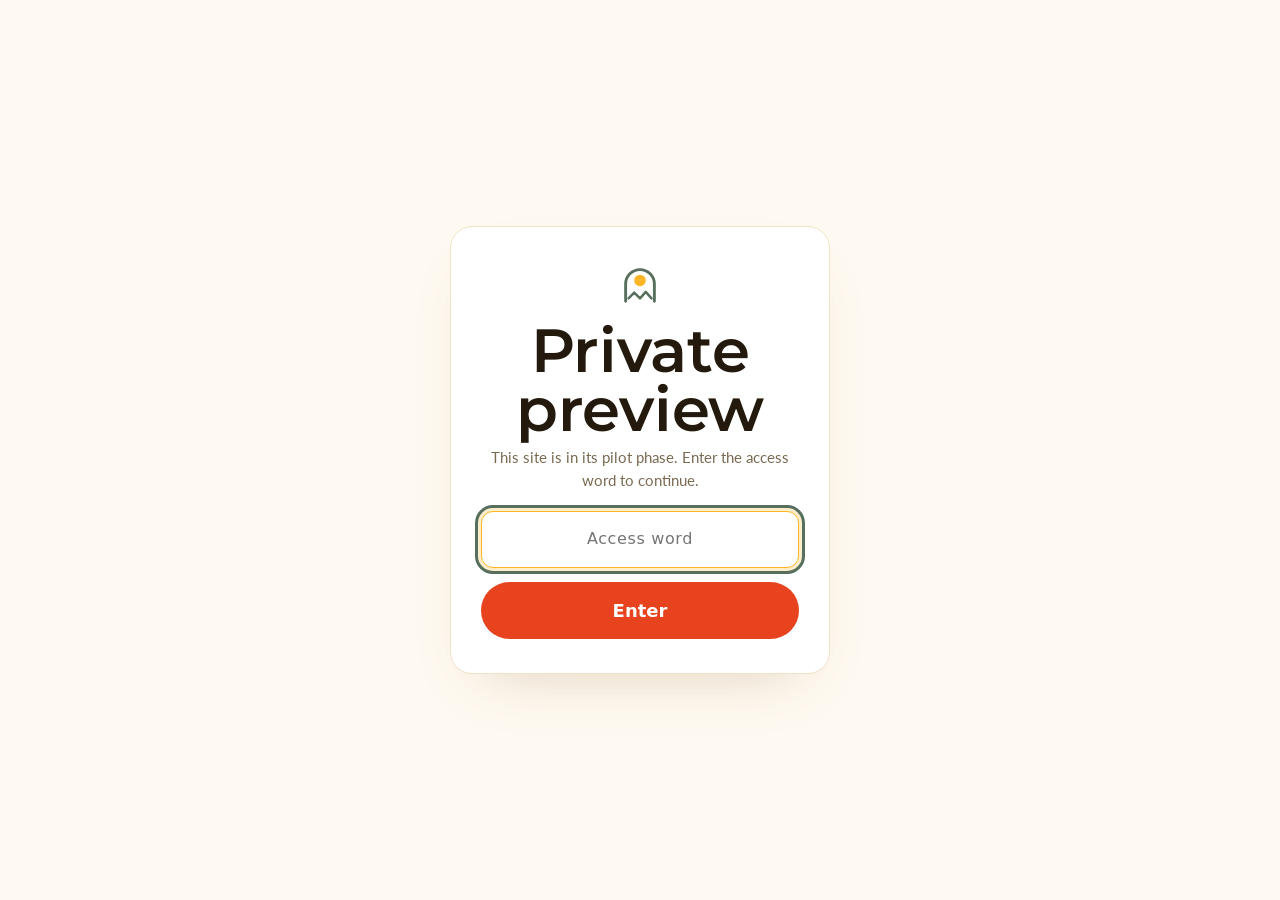
<file: borgo.html>
<!DOCTYPE html>
<html lang="en">
<head>
<script src="assets/js/gate.js?v=2"></script>
<meta charset="UTF-8" />
<meta name="viewport" content="width=device-width, initial-scale=1.0" />
<title>Tu Andalucía — Village</title>
<meta name="description" content="Detailed profile of a Tu Andalucía candidate village: services, hospital, internet, housing." />
<meta property="og:type" content="website" />
<meta property="og:title" content="Tu Andalucía — Candidate villages" />
<meta property="og:description" content="Affordable Spanish villages ready to welcome new communities: services, housing, beach and airport reach." />
<meta property="og:image" content="https://images.pexels.com/photos/17589492/pexels-photo-17589492.jpeg?auto=compress&cs=tinysrgb&w=1200" />
<meta name="twitter:card" content="summary_large_image" />
<link rel="icon" href="data:image/svg+xml,%3Csvg xmlns='http://www.w3.org/2000/svg' viewBox='0 0 100 100'%3E%3Ccircle cx='50' cy='50' r='50' fill='%23c2562f'/%3E%3Ctext x='50' y='70' font-size='60' text-anchor='middle' fill='%23fbf7ee' font-family='Georgia,serif'%3EM%3C/text%3E%3C/svg%3E" />
<link rel="preconnect" href="https://fonts.googleapis.com" /><link rel="preconnect" href="https://fonts.gstatic.com" crossorigin />
<link href="https://fonts.googleapis.com/css2?family=Montserrat:ital,wght@0,400;0,500;0,600;0,700;1,500&family=Lato:ital,wght@0,400;0,700;1,400&family=Fraunces:opsz,wght@9..144,500..700&display=swap" rel="stylesheet" />
<style>
  :root{--amber:#FFB527;--sol:#F2A93B;--terra:#E8431F;--terra2:#C2380F;--ink:#23190D;--mut:#7A6A52;
    --paper:#FFFAF1;--cream:#FFF3DF;--line:#F0E2C8;--ok:#3f7d4f;--olive:#5F7A33;
    --terracotta:#E8431F;--terra-deep:#C2380F;--dust:#7A6A52;
    --sh:0 26px 60px -34px rgba(120,70,20,.28);--sh2:0 14px 34px -22px rgba(120,70,20,.22)}
  *{box-sizing:border-box;margin:0;padding:0}
  body{font-family:"Hanken Grotesk",system-ui,sans-serif;background:var(--paper);color:var(--ink);line-height:1.62;font-size:18px;-webkit-font-smoothing:antialiased}
  h1,h2,h3{font-family:"Big Shoulders Display",system-ui,sans-serif;font-weight:700;letter-spacing:.005em;text-transform:uppercase;line-height:.95}
  a{color:var(--terra)}
  ::selection{background:var(--ink);color:var(--amber)}
  .wrap{max-width:980px;margin:0 auto;padding:0 24px}
  nav{background:rgba(255,250,241,.85);border-bottom:1.5px solid var(--line);position:sticky;top:0;z-index:10;backdrop-filter:blur(14px)}
  .nav-in{display:flex;align-items:center;justify-content:space-between;height:70px;gap:14px;max-width:1180px;margin:0 auto;padding:0 26px}
.logo{width:26px;height:26px;color:var(--terra);flex:none}
.nav-right{display:flex;align-items:center;gap:14px}
.nav-links{display:flex;gap:22px}
.nav-links a{color:var(--ink);text-decoration:none;font-weight:600;font-size:.93rem;opacity:.85}
.nav-links a:hover{opacity:1;color:var(--terra)}
@media(max-width:880px){.nav-links{display:none}}
.nav-cta{background:var(--terra);color:#fff;text-decoration:none;font-weight:700;font-size:.9rem;padding:10px 18px;border-radius:99px;white-space:nowrap}
.nav-cta:hover{background:#ff5a2a}
@media(max-width:560px){.nav-cta{display:none}}
  .brand{display:flex;align-items:center;gap:10px;font-family:"Big Shoulders Display",sans-serif;font-weight:700;font-size:1.2rem;text-transform:uppercase;letter-spacing:.03em;text-decoration:none;color:var(--ink)}
  .brand svg{width:30px;height:30px;color:var(--ink)}
  .hr{display:flex;align-items:center;gap:14px}
  .home{font-size:.85rem;font-weight:700;color:var(--terra);text-decoration:none;white-space:nowrap}
  .lang{display:flex;border:1.5px solid var(--line);border-radius:99px;overflow:hidden;background:#fff}
  .lang button{border:none;background:transparent;font-family:inherit;font-size:.7rem;font-weight:800;padding:7px 10px;cursor:pointer;color:var(--mut)}
  .lang button.on{background:var(--ink);color:var(--amber)}
  .hero{position:relative;height:46vh;min-height:320px;overflow:hidden}
  .hero img{width:100%;height:100%;object-fit:cover;display:block;filter:saturate(1.05)}
  .hero .shade{position:absolute;inset:0;background:linear-gradient(180deg,rgba(35,25,13,.08),rgba(35,25,13,.04) 40%,rgba(255,250,241,0) 60%)}
  .hero .cap{position:absolute;left:0;right:0;bottom:18px}
  .hero .cap .glasshd{background:rgba(255,250,241,.84);backdrop-filter:blur(16px) saturate(1.3);border:1px solid rgba(255,255,255,.7);border-radius:20px;padding:20px 26px;display:inline-block;box-shadow:var(--sh2)}
  .hero h1{font-size:clamp(2.2rem,6vw,3.6rem);color:var(--ink);margin-bottom:2px}
  .hero .reg{color:var(--terra2);font-weight:800;font-size:.8rem;letter-spacing:.14em;text-transform:uppercase}
  .badges{margin-top:10px;display:flex;gap:8px;flex-wrap:wrap}
  .badge{font-size:.62rem;font-weight:800;letter-spacing:.1em;text-transform:uppercase;border-radius:99px;padding:5px 11px}
  .b-soon{background:var(--amber);color:var(--ink)}
  .b-inc{background:var(--ok);color:#fff}
  .b-open{background:var(--olive);color:#fff}
  main.wrap{padding-top:38px;padding-bottom:80px}
  .data{display:grid;grid-template-columns:repeat(3,1fr);gap:14px;margin:4px 0 32px}
  @media(max-width:680px){.data{grid-template-columns:1fr 1fr}}
  .d{background:#fff;border:1.5px solid var(--line);border-radius:16px;padding:14px 16px;box-shadow:var(--sh2)}
  .d .k{font-size:.68rem;letter-spacing:.08em;text-transform:uppercase;color:var(--mut);font-weight:800}
  .d .v{font-size:1rem;margin-top:3px;font-weight:600}
  .lead{font-size:1.18rem;color:#54452F;margin-bottom:28px}
  .box{background:#fff;border:1.5px solid var(--line);border-radius:20px;padding:24px 26px;box-shadow:var(--sh2)}
  .box h3{font-size:1.25rem;margin-bottom:8px;color:var(--terra2)}
  .suits{font-size:1.6rem;letter-spacing:6px;margin-top:6px}
  .kick{font-size:.72rem;font-weight:800;letter-spacing:.22em;text-transform:uppercase;color:var(--terra2);margin:30px 0 10px}
  .cta{display:flex;gap:14px;flex-wrap:wrap;align-items:center;margin:30px 0 26px}
  .btn{display:inline-flex;align-items:center;gap:8px;font-weight:700;border-radius:99px;padding:15px 28px;text-decoration:none;transition:.2s;font-size:1rem}
  .btn-p{background:var(--terra);color:#fff;box-shadow:0 14px 34px -12px rgba(232,67,31,.5)}.btn-p:hover{background:#ff5a2a;transform:translateY(-2px)}
  .btn-g{border:1.5px solid var(--ink);color:var(--ink);background:#fff}.btn-g:hover{background:var(--ink);color:var(--amber)}
  .sources{font-size:.84rem;color:var(--mut)}
  .sources a{color:var(--mut);margin-right:12px}
  .note{font-size:.85rem;color:var(--mut);font-style:italic;border-top:1.5px solid var(--line);margin-top:28px;padding-top:16px}
.lifeban{position:relative;width:100%;aspect-ratio:16/9;border-radius:18px;overflow:hidden;background-size:cover;background-position:center;box-shadow:0 26px 56px -40px rgba(47,58,51,.32);margin:6px 0 30px}
.lifeban .lifecap{position:absolute;left:0;right:0;bottom:0;padding:38px 18px 13px;background:linear-gradient(0deg,rgba(18,26,20,.66),transparent);color:#fff;font-family:"Montserrat",sans-serif;font-weight:700;font-size:.72rem;letter-spacing:.16em;text-transform:uppercase}
@media(max-width:760px){.lifeban{aspect-ratio:4/3}}
.vgal{display:grid;grid-template-columns:repeat(auto-fill,minmax(168px,1fr));gap:10px;margin:-20px 0 34px}
.gtile{aspect-ratio:4/3;border-radius:12px;overflow:hidden;background-size:cover;background-position:center;box-shadow:0 14px 34px -26px rgba(47,58,51,.42)}
@media(max-width:760px){.vgal{grid-template-columns:1fr 1fr;margin:-16px 0 28px}}
  footer{border-top:1.5px solid var(--line);padding:26px 0 70px;color:var(--mut);font-size:.85rem;text-align:center;background:var(--cream)}
  footer a{color:var(--terra);text-decoration:none;font-weight:600}
</style>
<link rel="stylesheet" href="assets/css/sage.css?v=12" />
</head>
<body>
<nav><div class="nav-in">
  <a class="brand" href="index.html"><svg class="logo" viewBox="0 0 64 64" fill="none" aria-hidden="true"><path d="M12 56 V32 a20 20 0 0 1 40 0 V56" stroke="currentColor" stroke-width="4" stroke-linecap="round"/><circle cx="32" cy="27" r="8" fill="#FFB527"/><path d="M16 52 l8 -8 8 8 8 -9 8 9" stroke="currentColor" stroke-width="3.4" stroke-linecap="round" stroke-linejoin="round"/></svg><span>Tu Andalucía</span></a>
  <div class="nav-right">
    <div class="nav-links">
      <a href="index.html#how" id="n-how">Come funziona</a>
      <a href="index.html#villages" id="n-vil">I paesi</a>
      <a href="index.html#communities" id="n-com">Le comunità</a>
    </div>
    <div class="lang" id="lang"><button data-lang="en" class="on">EN</button><button data-lang="it">IT</button><button data-lang="es">ES</button><button data-lang="de">DE</button></div>
    <a class="nav-cta" href="registrati.html" id="n-join">Unisciti</a>
  </div>
</div></nav>

<div class="hero" id="hero"><img id="heroimg" alt="" onerror="this.style.display='none'" /><div class="shade"></div>
  <div class="cap"><div class="wrap"><div class="glasshd"><div class="reg" id="vreg"></div><h1 id="vname"></h1><div class="badges" id="vbadges"></div></div></div></div>
</div>

<main class="wrap" id="main"></main>

<footer><div class="wrap">Tu Andalucía · <a href="index.html" id="f1">the site</a> · <a href="index.html#villages" id="f2">the villages</a> · <a href="privacy.html">privacy</a> · <a href="crediti.html">photo credits</a></div><div class="ta-by" style="text-align:center;margin-top:10px;font-size:.8rem;opacity:.72"><span id="f-by">A project by</span> <a href="https://puntorosso.org" style="color:inherit">puntorosso.org</a> · <a href="mailto:mail@puntorosso.org" style="color:inherit">mail@puntorosso.org</a></div></footer>

<script>
var V = {"cabra": {"name": "Cabra del Santo Cristo", "region": "Sierra Mágina · Jaén", "cluster": "Sierra Mágina", "photo": "https://commons.wikimedia.org/wiki/Special:FilePath/Cabra%20del%20Santo%20Cristo%20%28Ja%C3%A9n%2C%20Espa%C3%B1a%29.jpg?width=1200", "pop": "~1.651", "hosp": "Úbeda ~50 km / 49 min", "net": "fibra (parziale)", "house": "€24.000+", "tags": ["🎨", "📷", "🌿"], "sources": ["https://www.foro-ciudad.com/jaen/cabra-del-santo-cristo/habitantes.html", "https://www.idealista.com/venta-viviendas/cabra-de-santo-cristo-jaen/", "https://www.dipujaen.es/microsites/reto-demografico/municipios.html"], "highlight": {"en": "In the Sierra Mágina (Jaén), Cabra del Santo Cristo is the twin of Larva: right next door, sharing the same institutional network, with a strong photographic and artistic identity rooted in the legacy of Arturo Cerdá y Rico and an interpretive route. A warm village of around 1,651 people, made for art and photography, culture and nature.", "it": "Nella Sierra Mágina (Jaén), Cabra del Santo Cristo è il gemello di Larva: vicinissimo, con la stessa rete istituzionale e una forte identità fotografica e artistica che nasce dal lascito di Arturo Cerdá y Rico e da una ruta interpretativa. Un borgo caldo di circa 1.651 abitanti, fatto per arte e fotografia, cultura e natura.", "es": "En la Sierra Mágina (Jaén), Cabra del Santo Cristo es el gemelo de Larva: muy cerca, con la misma red institucional y una sólida identidad fotográfica y artística nacida del legado de Arturo Cerdá y Rico y de una ruta interpretativa. Un pueblo cálido de unos 1.651 habitantes, hecho para el arte y la fotografía, la cultura y la naturaleza.", "de": "In der Sierra Mágina (Jaén) ist Cabra del Santo Cristo der Zwilling von Larva: gleich nebenan gelegen, eingebunden in dasselbe institutionelle Netzwerk und mit einer ausgeprägten fotografischen und künstlerischen Identität, die im Erbe von Arturo Cerdá y Rico verwurzelt ist. Ein herzliches Dorf mit rund 1.651 Einwohnern, wie geschaffen für Kunst und Fotografie, Kultur und Natur."}, "services": {"en": "The village offers complete everyday services: an SAS health clinic, a pharmacy, schools (CEIP and infantil), a library, a post office and local shops, with the hospital in Úbeda about 50 km / 49 min away.", "it": "Il borgo offre servizi quotidiani completi: consultorio SAS, farmacia, scuole (CEIP e infantil), biblioteca, ufficio postale e negozi, con l'ospedale di Úbeda a circa 50 km / 49 min.", "es": "El pueblo ofrece servicios cotidianos completos: consultorio del SAS, farmacia, colegios (CEIP e infantil), biblioteca, oficina de correos y comercios, con el hospital de Úbeda a unos 50 km / 49 min.", "de": "Vollständige Versorgung für den Alltag: eine SAS-Gesundheitspraxis, eine Apotheke, Schulen, eine Bibliothek, ein Postamt und Geschäfte; das Krankenhaus in Úbeda liegt etwa 50 km bzw. 49 Minuten entfernt."}}, "belmez": {"name": "Bélmez de la Moraleda", "region": "Sierra Mágina · Jaén", "cluster": "Sierra Mágina", "photo": "https://commons.wikimedia.org/wiki/Special:FilePath/B%C3%A9lmez%20de%20la%20Moraleda%2024J%2001.jpg?width=1200", "pop": "~1.509", "hosp": "Úbeda ~45–55 min", "net": "UNICO / 4G", "house": "€40.000+ (ruderi €12.000)", "tags": ["🎨", "📚", "🌿"], "sources": ["https://www.foro-ciudad.com/jaen/belmez-de-la-moraleda/habitantes.html", "https://www.belmezdelamoraleda.es/", "https://www.idealista.com/venta-viviendas/belmez-de-la-moraleda-jaen/"], "highlight": {"en": "Tucked inside the Sierra Mágina Natural Park in Jaén, Bélmez de la Moraleda is a small village (around 1,509 people) with a draw found nowhere else: las Caras de Bélmez, the famous teleplastias, now told through their own interpretation centre. Like Larva, it is a place where art, culture and the mystery of these legendary faces meet slow tourism and unspoiled nature, the perfect ground for a community to put down roots.", "it": "Immerso nel Parco Naturale Sierra Mágina, a Jaén, Bélmez de la Moraleda è un piccolo borgo (circa 1.509 abitanti) con un richiamo unico al mondo: las Caras de Bélmez, le celebri teleplastias, raccontate oggi in un centro d'interpretazione dedicato. Come Larva, è un luogo dove arte, cultura e mistero incontrano il turismo lento e una natura intatta, terreno ideale perché una comunità possa mettere radici.", "es": "En pleno Parque Natural Sierra Mágina, en Jaén, Bélmez de la Moraleda es un pueblo pequeño (en torno a 1.509 habitantes) con un atractivo único en el mundo: las Caras de Bélmez, las célebres teleplastias, hoy narradas en su propio centro de interpretación. Como Larva, es un lugar donde el arte, la cultura y el misterio se unen al turismo lento y a una naturaleza intacta, terreno ideal para que una comunidad eche raíces.", "de": "Inmitten des Naturparks Sierra Mágina hat Bélmez de la Moraleda (rund 1.509 Einwohner) eine Anziehungskraft, die es sonst nirgends gibt: las Caras de Bélmez, die berühmten Teleplastien, erzählt in einem eigenen Interpretationszentrum. Wie Larva ein Ort, an dem Kunst, Kultur und Geheimnis auf sanften Tourismus und unberührte Natur treffen."}, "services": {"en": "Everyday essentials are covered: a local health centre/consultorio, a pharmacy, infant and primary school, and the Centro de Interpretación de las Caras, with the hospital in Úbeda roughly 45-55 minutes away (exact distance to be confirmed).", "it": "I servizi essenziali ci sono: consultorio/centro di salute, farmacia, scuola dell'infanzia e primaria e il Centro de Interpretación de las Caras, con l'ospedale di Úbeda a circa 45-55 minuti (distanza esatta da confermare).", "es": "Los servicios esenciales están cubiertos: consultorio/centro de salud, farmacia, educación infantil y primaria y el Centro de Interpretación de las Caras, con el hospital de Úbeda a unos 45-55 minutos (distancia exacta por confirmar).", "de": "Alles fürs tägliche Leben: ein örtliches Gesundheitszentrum, eine Apotheke, eine Kindergarten- und Grundschule sowie das Centro de Interpretación de las Caras, wobei das Krankenhaus in Úbeda etwa 45-55 Minuten entfernt liegt (noch zu bestätigen)."}}, "carcheles": {"name": "Cárcheles", "region": "Sierra Mágina · Jaén", "cluster": "Sierra Mágina", "photo": "https://commons.wikimedia.org/wiki/Special:FilePath/Carchelejo%2024J%2001.jpg?width=1200", "pop": "~1.293", "hosp": "Jaén ~30 km / 30–35 min", "net": "UNICO / 4G", "house": "€25.500+", "tags": ["🌿", "🔧"], "sources": ["https://www.foro-ciudad.com/jaen/carcheles/habitantes.html", "https://www.idealista.com/venta-viviendas/carcheles-jaen/"], "highlight": {"en": "In the heart of the Sierra Mágina, Cárcheles is a small, close-knit community living quietly among olive groves and Mediterranean mountains. Like Larva, its tiny hamlet of Cárchel offers the same intimate, human scale, while the village holds a special advantage: the best hospital access in the Mágina cluster, just 30 km from Jaén.", "it": "Nel cuore della Sierra Mágina, Cárcheles è una piccola comunità unita e raccolta, che vive in tranquillità tra oliveti e montagna mediterranea. Come Larva, il suo minuscolo nucleo di Cárchel offre la stessa scala intima e a misura d'uomo, ma il borgo ha un vantaggio speciale: la migliore accessibilità ospedaliera del cluster Mágina, a soli 30 km da Jaén.", "es": "En el corazón de la Sierra Mágina, Cárcheles es una pequeña comunidad unida y acogedora, que vive con tranquilidad entre olivares y monte mediterráneo. Como Larva, su minúsculo núcleo de Cárchel ofrece la misma escala íntima y humana, pero el pueblo tiene una ventaja especial: la mejor accesibilidad hospitalaria del clúster Mágina, a solo 30 km de Jaén.", "de": "Im Herzen der Sierra Mágina liegt Cárcheles, eine kleine, eng verbundene Gemeinschaft, die ruhig zwischen Olivenhainen und Bergen lebt. Wie Larva bietet sein winziger Weiler Cárchel einen intimen, menschlichen Maßstab und zugleich die beste Krankenhausanbindung im Mágina-Verbund, nur 30 km von Jaén entfernt."}, "services": {"en": "Essential services include a SAS health clinic with auxiliary staff and a primary school (CEIP), with the Jaén hospital just 30 km away (30-35 min via the A-44); pharmacy and shops to be confirmed.", "it": "I servizi essenziali comprendono un consultorio SAS con personale ausiliario e una scuola primaria (CEIP), con l'ospedale di Jaén a soli 30 km (30-35 min via A-44); farmacia e negozi da confermare.", "es": "Los servicios esenciales incluyen un consultorio del SAS con personal auxiliar y un colegio (CEIP), con el hospital de Jaén a solo 30 km (30-35 min por la A-44); farmacia y comercios por confirmar.", "de": "Zu den wesentlichen Dienstleistungen gehören eine SAS-Gesundheitsstation mit Hilfspersonal und eine Grundschule, während das Krankenhaus von Jaén nur 30 km entfernt ist (30-35 Min. über die A-44); Apotheke und Geschäfte sind noch zu bestätigen."}}, "jimena": {"name": "Jimena", "region": "Sierra Mágina · Jaén", "cluster": "Sierra Mágina", "photo": "https://commons.wikimedia.org/wiki/Special:FilePath/Jimena%2C%20en%20Ja%C3%A9n%20%28Espa%C3%B1a%29.jpg?width=1200", "pop": "~1.234", "hosp": "Úbeda ~26 km; Jaén ~38 min", "net": "UNICO / 4G", "house": "€44.000+", "tags": ["🌿", "🎨", "🔧"], "sources": ["https://www.foro-ciudad.com/jaen/jimena/habitantes.html", "https://www.idealista.com/en/venta-viviendas/jimena-jaen/", "https://www.jaenparaisointerior.es/en/w/cueva-de-la-graja"], "highlight": {"en": "Tucked into the high Sierra Mágina beneath the peak of Pico Mágina, Jimena is the rare village in the Mágina cluster whose population is gently growing (+11), a sign that life here is taking root again. With prehistoric rock art at the Cueva de la Graja, real mountain nature, and craft traditions of olive oil and figs, it offers newcomers the same warm, lived-in promise that drew us to Larva.", "it": "Incastonata nell'alta Sierra Mágina ai piedi del Pico Mágina, Jimena è il raro borgo del cluster Mágina con la popolazione in lieve crescita (+11), segno che qui la vita sta tornando a mettere radici. Con l'arte rupestre della Cueva de la Graja, una natura di montagna autentica e le tradizioni artigiane dell'olio e dei fichi, offre a chi arriva la stessa promessa calda e vissuta che ci ha portato a Larva.", "es": "Enclavada en la alta Sierra Mágina, a los pies del Pico Mágina, Jimena es el raro pueblo del clúster Mágina con población en ligero crecimiento (+11), señal de que aquí la vida vuelve a echar raíces. Con el arte rupestre de la Cueva de la Graja, una naturaleza de montaña auténtica y las tradiciones artesanas del aceite y los higos, ofrece a quien llega la misma promesa cálida y vivida que nos atrajo a Larva.", "de": "Unterhalb des Gipfels des Pico Mágina liegt Jimena, eines der seltenen Dörfer der Mágina, dessen Bevölkerung sanft wächst (+11) – ein Zeichen dafür, dass das Leben hier wieder Wurzeln schlägt. Mit prähistorischer Felskunst in der Cueva de la Graja, echter Bergnatur und Traditionen rund um Olivenöl und Feigen schenkt es dasselbe warme Versprechen, das uns nach Larva gezogen hat."}, "services": {"en": "Everyday essentials are within reach: a municipal swimming pool in the village, a local clinic and pharmacy (to be confirmed), and hospital care in Úbeda about 26 km away, with Jaén roughly 38 minutes by car and all key services under 40 minutes.", "it": "I servizi quotidiani sono a portata di mano: piscina municipale in paese, consultorio e farmacia (da confermare), e l'ospedale di Úbeda a circa 26 km, con Jaén a circa 38 minuti in auto e tutti i servizi essenziali entro 40 minuti.", "es": "Lo esencial del día a día está al alcance: piscina municipal en el pueblo, consultorio y farmacia (por confirmar), y el hospital de Úbeda a unos 26 km, con Jaén a unos 38 minutos en coche y todos los servicios clave a menos de 40 minutos.", "de": "Voraussichtlich eine Gesundheitsstation und eine Apotheke (noch zu bestätigen) sowie ein Gemeindeschwimmbad, mit dem Krankenhaus in Úbeda in etwa 26 km Entfernung und Jaén in rund 38 Minuten – alles in weniger als 40 Minuten erreichbar."}}, "bedmar": {"name": "Bedmar y Garcíez", "region": "Sierra Mágina · Jaén", "cluster": "Sierra Mágina", "photo": "https://commons.wikimedia.org/wiki/Special:FilePath/Bedmar%2001.jpg?width=1200", "pop": "~355 (Garcíez) · 2.571 (mun.)", "hosp": "Úbeda (da confermare)", "net": "UNICO / 4G", "house": "€10.300+", "openCouncil": true, "tags": ["🌿", "🔧"], "sources": ["https://www.foro-ciudad.com/jaen/bedmar-y-garciez/habitantes.html", "https://www.diariojaen.es/provincia/financiacion-y-lucha-contra-la-despoblacion-las-directrices-de-david-prieto-por-garciez-PJ11188106", "https://www.idealista.com/en/venta-viviendas/bedmar-y-garciez-jaen/"], "highlight": {"en": "Tucked inside the Sierra Mágina Natural Park in Jaén, Bedmar y Garcíez pairs a living municipality of 2,571 with the tiny hamlet of Garcíez (~355 people) — a Larva-sized scale where new neighbours can truly take root. With homes from just €10,300 and a town hall that has publicly made fighting depopulation a priority, it is fertile ground for a community drawn to nature and craft.", "it": "Incastonato nel Parco Naturale Sierra Mágina (Jaén), Bedmar y Garcíez unisce un municipio vivo di 2.571 abitanti al minuscolo nucleo di Garcíez (~355 persone) — una scala simile a quella di Larva, dove chi arriva può davvero mettere radici. Con case da appena 10.300€ e un Comune che ha dichiarato pubblicamente la lotta allo spopolamento come priorità, è terreno fertile per una comunità legata alla natura e all'artigianato.", "es": "Enclavado en el Parque Natural Sierra Mágina (Jaén), Bedmar y Garcíez une un municipio vivo de 2.571 habitantes con el minúsculo núcleo de Garcíez (~355 personas) — una escala parecida a la de Larva, donde quien llega puede echar raíces de verdad. Con casas desde apenas 10.300€ y un Ayuntamiento que ha declarado públicamente la lucha contra la despoblación como prioridad, es terreno fértil para una comunidad ligada a la naturaleza y la artesanía.", "de": "Im Naturpark Sierra Mágina hat der winzige Weiler Garcíez (rund 355 Einwohner) den minimalen, vertrauten Maßstab von Larva. Entscheidender Vorteil: Die Gemeinde hat den Kampf gegen die Abwanderung öffentlich zur Priorität erklärt, ganz wie die Bürgermeisterin von Larva."}, "services": {"en": "The municipality offers essential services — a refurbished health clinic, pharmacy, bank, shops and a CEIP school with infant education — with the nearest hospital in Úbeda, plus UNICO broadband/4G coverage (presence of these services in the Garcíez hamlet itself to be confirmed).", "it": "Il municipio dispone dei servizi essenziali — consultorio riformato, farmacia, banca, negozi e una scuola CEIP con infantil — con l'ospedale più vicino a Úbeda, oltre alla banda larga UNICO/4G (la presenza di questi servizi nel nucleo di Garcíez è da confermare).", "es": "El municipio cuenta con los servicios esenciales — consultorio reformado, farmacia, banco, comercios y un CEIP con infantil — con el hospital más cercano en Úbeda, además de banda ancha UNICO/4G (la presencia de estos servicios en el propio núcleo de Garcíez está por confirmar).", "de": "Eine renovierte Gesundheitsstation, eine Apotheke, eine Bank, Geschäfte und Schulen in der Gemeinde (die Dienste im Weiler Garcíez sind noch zu bestätigen), mit dem Krankenhaus von Úbeda als Anlaufstelle (Entfernung noch zu bestätigen)."}}, "segura": {"name": "Segura de la Sierra", "region": "Sierra de Segura · Jaén", "cluster": "Sierra de Segura", "photo": "https://commons.wikimedia.org/wiki/Special:FilePath/DSC00226-Segura%20de%20la%20Sierra-Jaen.jpg?width=1200", "pop": "~1.688", "hosp": "Alta Resolución (Puente de Génave) ~25 km / 31 min", "net": "fibra ~64% · 4G ~99%", "house": "€16.000+", "tags": ["🎶", "🎨", "🌿", "🔧"], "sources": ["https://www.foro-ciudad.com/jaen/segura-de-la-sierra/habitantes.html", "https://vivemasandalucia.es/municipios/segura-de-la-sierra/", "https://fondoseuropeos.dipujaen.es/", "https://lospueblosmasbonitosdeespana.org/pueblos/segura-de-la-sierra/"], "highlight": {"en": "A medieval village ranked among Spain's \"Pueblos más bonitos\" and protected as a Conjunto Histórico, Segura de la Sierra holds a magnetic pull for artists. Like Larva, it is a small, character-rich place where a community can take root around art and music, culture and heritage, nature and craft.", "it": "Borgo medievale tra i \"Pueblos más bonitos de España\" e tutelato come Conjunto Histórico, Segura de la Sierra esercita un richiamo fortissimo sugli artisti. Come Larva, è un luogo piccolo e ricco di carattere, dove una comunità può mettere radici intorno ad arte e musica, cultura e patrimonio, natura e artigianato.", "es": "Pueblo medieval entre los \"Pueblos más bonitos de España\" y protegido como Conjunto Histórico, Segura de la Sierra ejerce un altísimo atractivo para los artistas. Como Larva, es un lugar pequeño y lleno de carácter, donde una comunidad puede echar raíces en torno al arte y la música, la cultura y el patrimonio, la naturaleza y la artesanía.", "de": "Ein mittelalterliches Dorf unter den \"Pueblos más bonitos de España\" (den schönsten Dörfern Spaniens), mit einem denkmalgeschützten historischen Ortskern – eine außergewöhnlich starke Anziehungskraft für Künstler. In der Sierra de Segura (Jaén) gelegen, mit rund 1.688 Einwohnern, teilt es sich das institutionelle Netzwerk von Larva."}, "services": {"en": "Essential services are covered with local consultorios and a pharmacy, full schooling (Infantil, Primaria, ESO and Bachillerato) in the Cortijos Nuevos district, and the Alta Resolución hospital in Puente de Génave about 25 km / 31 min away.", "it": "I servizi essenziali ci sono: consultori medici e farmacia in paese, scuola completa (Infantil, Primaria, ESO e Bachillerato) nella pedania di Cortijos Nuevos e l'ospedale di Alta Resolución a Puente de Génave a circa 25 km / 31 min.", "es": "Los servicios esenciales están cubiertos: consultorios y farmacia en el pueblo, escolarización completa (Infantil, Primaria, ESO y Bachillerato) en la pedanía de Cortijos Nuevos y el hospital de Alta Resolución en Puente de Génave a unos 25 km / 31 min.", "de": "Gesundheitszentren und eine Apotheke; im Weiler Cortijos Nuevos ein vollständiges Schulangebot (vom Kindergarten bis zur Oberstufe), wobei das Krankenhaus Alta Resolución (Puente de Génave) etwa 25 km / 31 Minuten entfernt ist."}}, "benatae": {"name": "Benatae", "region": "Sierra de Segura · Jaén", "cluster": "Sierra de Segura", "photo": "https://commons.wikimedia.org/wiki/Special:FilePath/Benatae%2C%20en%20Ja%C3%A9n%20%28Espa%C3%B1a%29.jpg?width=1200", "pop": "~429", "hosp": "Alta Resolución ~13–14 km / 15–20 min", "net": "fibra ~84% · 4G ~98%", "house": "da confermare", "tags": ["🌿", "🔧"], "sources": ["https://www.foro-ciudad.com/jaen/benatae/habitantes.html", "https://vivemasandalucia.es/municipios/benatae/", "https://fondoseuropeos.dipujaen.es/"], "highlight": {"en": "Benatae is a tiny village of around 429 people in the Sierra de Segura (Jaén), the same minimal scale as Larva, set in an authentic natural-park landscape. That intimate size is exactly what makes it ideal for the project: the perfect ground for a small, close-knit community to take root, with room for nature and craftsmanship.", "it": "Benatae è un piccolo borgo di circa 429 abitanti nella Sierra de Segura (Jaén), la stessa scala minima di Larva, immerso nell'ambiente autentico del parco naturale. Proprio questa dimensione raccolta lo rende ideale per il progetto: il terreno perfetto perché una piccola comunità coesa metta radici, con spazio per natura e artigianato.", "es": "Benatae es un pequeño pueblo de unos 429 habitantes en la Sierra de Segura (Jaén), la misma escala mínima que Larva, en el entorno auténtico del parque natural. Es precisamente ese tamaño íntimo lo que lo hace ideal para el proyecto: el terreno perfecto para que arraigue una pequeña comunidad unida, con espacio para la naturaleza y la artesanía.", "de": "Vielleicht das Dorf, das Larva an Größe am nächsten kommt (~429 Einwohner): der minimale Maßstab, ideal für eine kleine, eng verbundene Gemeinschaft, in einer authentischen Umgebung inmitten des Naturparks der Sierra de Segura."}, "services": {"en": "Everyday essentials are covered with a local health clinic (consultorio) and a pharmacy, plus the Hospital de Alta Resolución in Puente de Génave just 13-14 km away (15-20 min); infant/primary school is not in the village (to be confirmed, likely commuting to nearby towns).", "it": "I servizi essenziali sono coperti da un consultorio medico e una farmacia in paese, con l'Ospedale di Alta Resolución di Puente de Génave a soli 13-14 km (15-20 min); la scuola dell'infanzia/primaria non è in loco (da confermare, probabile pendolarismo verso comuni vicini).", "es": "Los servicios esenciales están cubiertos con un consultorio médico y una farmacia en el pueblo, además del Hospital de Alta Resolución de Puente de Génave a solo 13-14 km (15-20 min); la escuela infantil/primaria no está en el municipio (por confirmar, probable desplazamiento a pueblos cercanos).", "de": "Eine Arztpraxis und eine Apotheke; Kindergarten/Grundschule nicht vor Ort (vermutlich mit Anfahrt, noch zu bestätigen), wobei das Krankenhaus Alta Resolución nur etwa 13-14 km / 15-20 Minuten entfernt liegt."}}, "hornos": {"name": "Hornos", "region": "Sierra de Segura · Jaén", "cluster": "Sierra de Segura", "photo": "https://commons.wikimedia.org/wiki/Special:FilePath/Hornos%2C%20en%20Ja%C3%A9n%20%28Espa%C3%B1a%29.jpg?width=1200", "pop": "~573", "hosp": "Alta Resolución ~28 km / 32–34 min", "net": "fibra ~64% · 4G ~99%", "house": "€36.000+", "tags": ["🎨", "🌿"], "sources": ["https://www.foro-ciudad.com/jaen/hornos/habitantes.html", "https://vivemasandalucia.es/municipios/hornos/", "https://www.idealista.com/en/venta-viviendas/hornos-jaen/"], "highlight": {"en": "Perched on a hilltop within the Cazorla-Segura-Las Villas Natural Park, Hornos is a Conjunto Histórico-Artístico crowned by a castle, with breathtaking views over the Tranco reservoir. Like Larva, it offers a spectacular setting and quiet community life, ready to welcome people drawn to nature, art, music and craftsmanship.", "it": "Arroccato all'interno del Parco Naturale Cazorla-Segura-Las Villas, Hornos è un Conjunto Histórico-Artístico coronato da un castello, con una vista mozzafiato sull'embalse del Tranco. Come Larva, offre una scenografia spettacolare e una vita di comunità tranquilla, pronta ad accogliere chi cerca natura, arte, musica e artigianato.", "es": "Encaramado en lo alto, dentro del Parque Natural de Cazorla-Segura-Las Villas, Hornos es un Conjunto Histórico-Artístico coronado por un castillo, con vistas impresionantes al embalse del Tranco. Como Larva, ofrece un escenario espectacular y una vida en comunidad tranquila, lista para acoger a quienes buscan naturaleza, arte, música y artesanía.", "de": "Ein Dorf auf einem Hügel (historisch-künstlerisches Ensemble) mit einer Burg und Blick über den Tranco-Stausee, mitten im Naturpark Cazorla-Segura-Las Villas – eine spektakuläre Kulisse. Eine Larva-ähnliche Größe von rund 573 Menschen in der Sierra de Segura."}, "services": {"en": "Hornos has essential services covered: two health clinics (consultorios), a pharmacy, an infant and primary school, a bank, a taxi and ample tourist accommodation, with the Alta Resolución hospital in Puente de Génave about 28 km away (around 32-34 min).", "it": "Hornos copre i servizi essenziali: due consultori, una farmacia, scuola dell'infanzia e primaria, una banca, un taxi e un'ampia ricettività turistica, con l'ospedale di Alta Resolución di Puente de Génave a circa 28 km (32-34 min).", "es": "Hornos cubre los servicios esenciales: dos consultorios, una farmacia, escuela infantil y primaria, un banco, un taxi y amplia oferta de alojamiento turístico, con el hospital de Alta Resolución de Puente de Génave a unos 28 km (32-34 min).", "de": "Zwei Gesundheitsstationen, eine Apotheke, ein Kindergarten und eine Grundschule, eine Bank, ein Taxi und reichlich Unterkünfte für Touristen, mit dem Krankenhaus „Alta Resolución\" in rund 28 km / 32–34 Minuten Entfernung."}}, "torres": {"name": "Torres de Albánchez", "region": "Sierra de Segura · Jaén", "cluster": "Sierra de Segura", "photo": "https://commons.wikimedia.org/wiki/Special:FilePath/JDCANO%20Torres%20Albanchez.jpg?width=1200", "pop": "~741", "hosp": "Alta Resolución ~25–30 min", "net": "fibra ~87% · 4G 100%", "house": "da confermare (economico)", "tags": ["💻", "🔧", "🌿"], "sources": ["https://www.foro-ciudad.com/jaen/torres-de-albanchez/habitantes.html", "https://vivemasandalucia.es/municipios/torres-de-albanchez/", "https://www.torresdealbanchez.es/"], "highlight": {"en": "Tucked into the Sierra de Segura with around 741 residents, Torres de Albánchez offers the same warm, human scale that makes Larva special, set in a quiet natural park crowned by a medieval keep. With the best connectivity in the cluster (fibre reaching about 87% and full 4G coverage), it's a natural home for artists, makers and anyone who lives by remote and tech work.", "it": "Immersa nella Sierra de Segura con circa 741 abitanti, Torres de Albánchez offre la stessa scala raccolta e umana che rende speciale Larva, in un ambiente tranquillo nel parco e dominata da un torreón medievale. Con la migliore connettività del cluster (fibra intorno all'87% e copertura 4G completa), è la casa ideale per artisti, artigiani e per chi vive di lavoro da remoto e tech.", "es": "Enclavada en la Sierra de Segura con unos 741 habitantes, Torres de Albánchez ofrece la misma escala recogida y humana que hace especial a Larva, en un entorno tranquilo dentro del parque y coronada por un torreón medieval. Con la mejor conectividad del clúster (fibra en torno al 87% y cobertura 4G completa), es un hogar natural para artistas, artesanos y quienes viven del trabajo en remoto y tech.", "de": "Ein kompaktes Dorf wie Larva mit ausgezeichneter Anbindung (Glasfaser ~87 %, 4G 100 %) – ideal für Künstler und ortsunabhängiges Arbeiten – und einem mittelalterlichen Turm, in der Ruhe des Naturparks Sierra de Segura. Rund 741 Einwohner."}, "services": {"en": "Everyday essentials are covered with a local health clinic, a pharmacy and a school for infant and primary education (ESO is not available in the village).", "it": "I servizi essenziali sono presenti: un consultorio medico, una farmacia e una scuola dell'infanzia e primaria (la ESO non è disponibile in loco).", "es": "Los servicios esenciales están cubiertos: un consultorio médico, una farmacia y una escuela de infantil y primaria (la ESO no está disponible en el pueblo).", "de": "Eine Gesundheitsstation und eine Apotheke, eine Kinderkrippe und Grundschule (weiterführende Schule andernorts), mit dem Krankenhaus Alta Resolución in ~25–30 Minuten Entfernung (noch zu bestätigen)."}}, "galera": {"name": "Galera", "region": "Altiplano · Granada", "cluster": "Altiplano de Granada", "photo": "https://commons.wikimedia.org/wiki/Special:FilePath/J23%20387%20Galera%2C%20H%C3%B6hlenwohnungen.jpg?width=1200", "pop": "~1.116", "hosp": "Baza ~44–45 km / 36–39 min", "net": "fibra (Excom/Habland)", "house": "case-grotta €22.000+", "tags": ["🎨", "🌌", "🐾"], "sources": ["https://www.foro-ciudad.com/granada/galera/habitantes.html", "https://www.idealista.com/en/venta-viviendas/galera-granada/", "https://www.excom.es/internet/galera/"], "highlight": {"en": "Tucked into Granada's Altiplano de Huéscar, Galera holds around 1,116 residents and a rare treasure: bioclimatic cave-houses, affordable and one of a kind, with the Tútugi archaeological site and a UNESCO Geopark all around. Like Larva, it is a small, stable community where natural and cultural richness make it a magnet for artists drawn to art, culture, nature and some of the clearest starry skies for astrotourism.", "it": "Incastonata nell'Altiplano de Granada (Huéscar), Galera conta circa 1.116 abitanti e custodisce un tesoro raro: le case-grotta bioclimatiche, economiche e uniche, con il sito archeologico di Tútugi e un Geoparco UNESCO tutt'intorno. Come Larva, è una piccola comunità stabile dove la ricchezza naturale e culturale la rende un magnete per gli artisti, ideale per arte, cultura, natura e per un cielo stellato perfetto per l'astroturismo.", "es": "Enclavada en el Altiplano de Granada (Huéscar), Galera tiene unos 1.116 habitantes y guarda un tesoro poco común: casas-cueva bioclimáticas, económicas y únicas, junto al yacimiento arqueológico de Tútugi y un Geoparque UNESCO. Como Larva, es una comunidad pequeña y estable cuya riqueza natural y cultural la convierte en un imán para artistas, perfecta para arte, cultura, naturaleza y un cielo estrellado ideal para el astroturismo.", "de": "Bioklimatische Höhlenhäuser, die archäologischen Stätten von Tútugi, ein UNESCO-Geopark und ein Sternenhimmel (Astrotourismus) machen Galera zu einem Anziehungspunkt für Künstler. Ein kleines Dorf (rund 1.116 Einwohner) im Altiplano von Granada."}, "services": {"en": "Everyday essentials are in place: a local health clinic (zona básica) and pharmacy, a school, and around 200 tourist beds in cave-houses, with confirmed fibre internet; the nearest hospital is in Baza, about 44-45 km away (roughly 36-39 min).", "it": "I servizi essenziali ci sono: consultorio medico (zona básica) e farmacia, una scuola e circa 200 posti letto turistici nelle case-grotta, con fibra confermata; l'ospedale più vicino è a Baza, a circa 44-45 km (circa 36-39 min).", "es": "Los servicios esenciales están cubiertos: consultorio médico (zona básica) y farmacia, una escuela y unas 200 plazas turísticas en casas-cueva, con fibra confirmada; el hospital más cercano está en Baza, a unos 44-45 km (unos 36-39 min).", "de": "Ein Gesundheitszentrum, eine Apotheke, eine Schule und rund 200 Gästebetten (Höhlenhäuser), wobei das Krankenhaus von Baza etwa 44-45 km / 36-39 Min. entfernt ist."}}, "orce": {"name": "Orce", "region": "Altiplano · Granada", "cluster": "Altiplano de Granada", "photo": "https://commons.wikimedia.org/wiki/Special:FilePath/20250217%20103146%20Castillo%20Orce.jpg?width=1200", "pop": "~1.148", "hosp": "Baza ~45 km / 45 min", "net": "fibra (Excom/Habland)", "house": "€45.000+ (grotta 45–52k)", "tags": ["📚", "🌌"], "sources": ["https://www.foro-ciudad.com/granada/orce/habitantes.html", "https://www.idealista.com/en/venta-viviendas/orce-granada/", "https://www.orce.es/los-yacimientos/"], "highlight": {"en": "Orce sits on the Altiplano de Granada, hailed as the \"cradle of European prehistory\" thanks to the Venta Micena deposits dating back over 1.4 million years, set within a UNESCO Geopark under some of the clearest starry skies in the region. Like Larva, it is a small, welcoming village that draws artists, researchers and slow-travel lovers seeking culture, nature and astrotourism.", "it": "Orce si trova sull'Altiplano de Granada, celebrata come \"capitale della preistoria europea\" grazie ai giacimenti di Venta Micena, vecchi di oltre 1,4 milioni di anni, immersa in un Geoparco UNESCO sotto un cielo stellato limpidissimo. Come Larva, è un piccolo borgo accogliente che attira artisti, ricercatori e amanti del turismo lento in cerca di cultura, natura e astroturismo.", "es": "Orce se asienta en el Altiplano de Granada, reconocida como la \"capital de la prehistoria europea\" gracias a los yacimientos de Venta Micena, de más de 1,4 millones de años, dentro de un Geoparque UNESCO bajo un cielo estrellado nítido. Como Larva, es un pueblo pequeño y acogedor que atrae a artistas, investigadores y amantes del turismo lento en busca de cultura, naturaleza y astroturismo.", "de": "Die \"Hauptstadt der europäischen Vorgeschichte\" (die Fundstätten von Venta Micena, über 1,4 Millionen Jahre alt), ein UNESCO-Geopark mit Sternenhimmel – ein Anziehungspunkt für Künstler, Forscher und sanften Tourismus. Rund 1.148 Menschen im Hochland (Altiplano) von Granada."}, "services": {"en": "Everyday essentials are covered with a local medical clinic, a pharmacy, a school and archaeological interpretation centres, while the nearest hospital is in Baza, about 45 km / 45 minutes away.", "it": "I servizi essenziali sono garantiti da consultorio medico, farmacia, scuola e centri di interpretazione archeologica, mentre l'ospedale più vicino è a Baza, a circa 45 km / 45 minuti.", "es": "Los servicios esenciales están cubiertos con consultorio médico, farmacia, escuela y centros de interpretación arqueológica, mientras que el hospital más cercano está en Baza, a unos 45 km / 45 minutos.", "de": "Eine Gesundheitsstation, eine Apotheke, eine Schule und archäologische Besucherzentren, wobei das Krankenhaus von Baza etwa 45 km / 45 Minuten entfernt ist."}}, "castillejar": {"name": "Castilléjar", "region": "Altiplano · Granada", "cluster": "Altiplano de Granada", "photo": "https://commons.wikimedia.org/wiki/Special:FilePath/Castill%C3%A9jar%2C%20en%20Granada%20%28Espa%C3%B1a%29.jpg?width=1200", "pop": "~1.289", "hosp": "Baza ~31 km / 34–48 min", "net": "fibra (fino 600 Mb)", "house": "€20.000+ (case-grotta)", "tags": ["💻", "🔧", "🌿"], "sources": ["https://www.foro-ciudad.com/granada/castillejar/habitantes.html", "https://www.sspa.juntadeandalucia.es/servicioandaluzdesalud/", "https://www.idealista.com/en/venta-viviendas/castillejar-granada/"], "highlight": {"en": "Set in Granada's Altiplano (Huéscar region) where two rivers meet, Castilléjar (~1,289 inhabitants) offers calm rural life and famously affordable cave houses that stay at a constant temperature year-round. Like Larva, it's a quiet village ready to welcome artists, makers and remote workers, with some of the best connectivity around (multiple operators, up to 600 Mb) and the countryside of Galera and Orce nearby.", "it": "Immerso nell'Altiplano di Granada (comarca di Huéscar), alla confluenza di due fiumi, Castilléjar (~1.289 abitanti) regala una vita rurale tranquilla e case-grotta molto economiche che restano a temperatura costante tutto l'anno. Come Larva, è un borgo sereno pronto ad accogliere artisti, artigiani e chi lavora da remoto, con una delle connettività migliori della zona (più operatori, fino a 600 Mb) e la natura di Galera e Orce a due passi.", "es": "En el Altiplano de Granada (comarca de Huéscar), en la confluencia de dos ríos, Castilléjar (~1.289 habitantes) ofrece una vida rural tranquila y casas-cueva muy económicas que se mantienen a temperatura constante todo el año. Como Larva, es un pueblo sereno listo para acoger a artistas, artesanos y teletrabajadores, con una de las mejores conectividades de la zona (varios operadores, hasta 600 Mb) y la naturaleza de Galera y Orce muy cerca.", "de": "Bezahlbare Höhlenhäuser, eine der besten Internetanbindungen (mehrere Anbieter mit bis zu 600 Mbit/s, ideal für Künstler und ortsunabhängiges Arbeiten) und eine ruhige, ländliche Atmosphäre am Zusammenfluss zweier Flüsse, in der Nähe von Galera und Orce. Rund 1.289 Menschen leben hier im Hochland (Altiplano) von Granada."}, "services": {"en": "Essential services on the spot: a health centre (family medicine, paediatrics and nursing), pharmacy, supermarket, town hall and school, with the hospital in Baza about 31 km away (34-48 min).", "it": "Servizi essenziali sul posto: consultorio (medicina di famiglia, pediatria e infermeria), farmacia, supermercato, municipio e scuola, con l'ospedale di Baza a circa 31 km (34-48 min).", "es": "Servicios esenciales en el propio pueblo: consultorio (medicina de familia, pediatría y enfermería), farmacia, supermercado, ayuntamiento y colegio, con el hospital de Baza a unos 31 km (34-48 min).", "de": "Ein Gesundheitszentrum (Allgemeinmedizin, Kinderheilkunde, Pflege), eine Apotheke, ein Supermarkt, das Rathaus und eine Schule; das Krankenhaus von Baza liegt etwa 31 km bzw. 34-48 Minuten entfernt."}}, "comares": {"name": "Comares", "region": "Axarquía · Málaga", "cluster": "Axarquía", "photo": "https://commons.wikimedia.org/wiki/Special:FilePath/Comares%20Panorama.jpg?width=1200", "pop": "~1.345", "hosp": "Vélez-Málaga ~24 km", "net": "fibra/4G", "house": "€25.000+", "beach": "Torre del Mar ~35–40 min", "air": "Málaga AGP ~50 min", "tags": ["🎨", "📚", "🌿"], "sources": ["https://www.citypopulation.de/en/spain/andalucia/m%C3%A1laga/29044__comares/", "https://www.idealista.com/venta-viviendas/comares-malaga/", "https://www.rome2rio.com/s/Comares/Malaga-Airport-AGP"], "highlight": {"en": "Perched at around 700 metres on a hilltop, Comares is the whitewashed \"Moorish balcony of the Axarquía,\" with sweeping views, narrow stone-paved streets and a quiet, timeless feel that has long drawn painters, writers and nature lovers. Its steep lanes ask for sure footing, so it suits those still happy on their feet. And though it feels gloriously remote, the Mediterranean is close: the beaches of Torre del Mar and Vélez-Málaga are only about 35-40 minutes away by car, while Málaga-Costa del Sol airport (AGP) - a major international hub with frequent low-cost flights from Germany, Italy and the UK - sits roughly 50 minutes down the road.", "it": "Arroccata a circa 700 metri su una cima, Comares è il \"balcone moresco dell'Axarquía\", un borgo dalle case imbiancate, con panorami amplissimi, viuzze lastricate e un'atmosfera quieta e senza tempo che da sempre attira pittori, scrittori e amanti della natura. Le sue stradine ripide richiedono un buon passo, quindi è adatta a chi cammina ancora volentieri. E pur sembrando splendidamente isolata, il Mediterraneo è vicino: le spiagge di Torre del Mar e Vélez-Málaga sono a soli 35-40 minuti d'auto, mentre l'aeroporto di Málaga-Costa del Sol (AGP) - un grande hub internazionale con frequenti voli low cost da Germania, Italia e Regno Unito - si trova a circa 50 minuti.", "es": "Encaramada a unos 700 metros en lo alto de un cerro, Comares es el \"balcón moruno de la Axarquía\": un pueblo de casas encaladas, con vistas inmensas, callejuelas empedradas y un ambiente tranquilo y atemporal que desde siempre ha atraído a pintores, escritores y amantes de la naturaleza. Sus calles empinadas piden buen pie, así que va bien para quien todavía camina a gusto. Y aunque se sienta maravillosamente apartada, el Mediterráneo está cerca: las playas de Torre del Mar y Vélez-Málaga quedan a solo 35-40 minutos en coche, mientras que el aeropuerto de Málaga-Costa del Sol (AGP) - un gran nudo internacional con frecuentes vuelos de bajo coste desde Alemania, Italia y Reino Unido - está a unos 50 minutos.", "de": "Auf rund 700 Metern auf einer Bergkuppe thront Comares, der weiß getünchte \"maurische Balkon der Axarquía\", mit weiten Ausblicken, schmalen, kopfsteingepflasterten Gassen und einer stillen, zeitlosen Atmosphäre, die seit jeher Maler, Schriftsteller und Naturfreunde anzieht. Seine steilen Gässchen verlangen trittsicheres Gehen, sie passen also zu allen, die noch gerne zu Fuß unterwegs sind. Und obwohl sich der Ort herrlich abgelegen anfühlt, ist das Mittelmeer ganz nah: Die Strände von Torre del Mar und Vélez-Málaga liegen nur etwa 35-40 Autominuten entfernt, und der Flughafen Málaga-Costa del Sol (AGP) - ein großes internationales Drehkreuz mit vielen Billigflügen aus Deutschland, Italien und Großbritannien - ist rund 50 Minuten entfernt."}, "services": {"en": "The village has a local SAS health clinic (consultorio), a few basic shops, a bar and a bakery, and a small primary school, with a full health centre and hospital in Vélez-Málaga about 24 km away. Rural fibre and 4G are generally available, though exact coverage on your street is worth checking in advance.", "it": "Il paese dispone di un ambulatorio della sanità pubblica (consultorio SAS), di qualche negozio di base, un bar e un panificio, e di una piccola scuola primaria, mentre il centro sanitario completo e l'ospedale si trovano a Vélez-Málaga, a circa 24 km. La fibra rurale e il 4G sono in genere disponibili, anche se conviene verificare in anticipo la copertura esatta nella propria via.", "es": "El pueblo cuenta con un consultorio del SAS, algunas tiendas básicas, un bar y una panadería, y una pequeña escuela primaria, mientras que el centro de salud completo y el hospital están en Vélez-Málaga, a unos 24 km. La fibra rural y el 4G suelen estar disponibles, aunque conviene confirmar con antelación la cobertura exacta en tu calle.", "de": "Das Dorf hat eine öffentliche Arztpraxis (Consultorio des SAS), ein paar einfache Geschäfte, eine Bar und eine Bäckerei sowie eine kleine Grundschule; das vollständige Gesundheitszentrum und das Krankenhaus liegen im rund 24 km entfernten Vélez-Málaga. Ländliches Glasfasernetz und 4G sind in der Regel vorhanden, die genaue Abdeckung in deiner Straße solltest du aber vorab prüfen."}}, "riogordo": {"name": "Riogordo", "region": "Axarquía · Málaga", "cluster": "Axarquía", "photo": "https://commons.wikimedia.org/wiki/Special:FilePath/Riogordo%20%28M%C3%A1laga%29.jpg?width=1200", "pop": "~2.778", "hosp": "Vélez-Málaga ~26 km", "net": "fibra/4G (da confermare)", "house": "€65.000+", "beach": "Torre del Mar ~37 min", "air": "Málaga AGP ~45 min", "tags": ["🎨", "📚", "🌿"], "sources": ["https://www.foro-ciudad.com/malaga/riogordo/habitantes.html", "https://www.idealista.com/venta-viviendas/riogordo-malaga/", "https://www.rome2rio.com/s/Riogordo/Malaga-Airport-AGP"], "highlight": {"en": "Riogordo is a tranquil whitewashed village in the Axarquía hills of Málaga, where everyday life still moves at a human pace and the famous \"El Paso\" living Easter passion play binds the community together year after year. With around 2,778 residents, it offers genuine Andalusian warmth, affordable homes (village houses from about €65,000), and the kind of slow, creative quiet that suits painters, writers, and lovers of nature. Best of all, you are never cut off: the Mediterranean coast at Torre del Mar is roughly 37 minutes away by car, and Málaga-Costa del Sol Airport, a major international hub, is only about 45 minutes by road.", "it": "Riogordo è un tranquillo borgo dalle case bianche tra le colline dell'Axarquía, in provincia di Málaga, dove la vita scorre ancora a misura d'uomo e la celebre rappresentazione vivente della Passione, \"El Paso\", unisce la comunità anno dopo anno. Con circa 2.778 abitanti, offre un'autentica accoglienza andalusa, case a prezzi accessibili (a partire da circa 65.000 €) e quella quiete lenta e creativa che si addice a pittori, scrittori e amanti della natura. E non sei mai isolato: la costa mediterranea di Torre del Mar dista circa 37 minuti in auto e l'aeroporto di Málaga-Costa del Sol, un grande hub internazionale, è a soli 45 minuti circa di strada.", "es": "Riogordo es un tranquilo pueblo de casas blancas en las colinas de la Axarquía, en la provincia de Málaga, donde la vida aún transcurre a escala humana y la célebre representación viviente de la Pasión, \"El Paso\", une a la comunidad año tras año. Con unos 2.778 habitantes, ofrece la auténtica calidez andaluza, viviendas asequibles (casas de pueblo desde unos 65.000 €) y esa calma lenta y creativa que tanto gusta a pintores, escritores y amantes de la naturaleza. Y nunca estás aislado: la costa mediterránea en Torre del Mar queda a unos 37 minutos en coche, y el aeropuerto de Málaga-Costa del Sol, un gran centro internacional, está a solo unos 45 minutos por carretera.", "de": "Riogordo ist ein ruhiges, weiß getünchtes Dorf in den Hügeln der Axarquía bei Málaga, wo das Leben noch in menschlichem Takt verläuft und das berühmte lebendige Passionsspiel \"El Paso\" die Gemeinschaft Jahr für Jahr zusammenhält. Mit rund 2.778 Einwohnern bietet es echte andalusische Herzlichkeit, bezahlbare Häuser (Dorfhäuser ab etwa 65.000 €) und jene langsame, kreative Ruhe, die Malern, Schriftstellern und Naturfreunden so guttut. Und du bist nie abgeschnitten: Die Mittelmeerküste bei Torre del Mar erreichst du in etwa 37 Minuten mit dem Auto, und der Flughafen Málaga-Costa del Sol, ein großes internationales Drehkreuz, liegt nur rund 45 Fahrminuten entfernt."}, "services": {"en": "Riogordo covers the everyday basics: a SAS public health consultorio, a primary school, and local shops for daily needs. Reliable internet coverage is still to be confirmed, and the larger hospitals and full services of the Málaga coast are about 45 minutes away.", "it": "Riogordo copre l'essenziale di tutti i giorni: un consultorio sanitario pubblico (SAS), una scuola primaria e negozi locali per le necessità quotidiane. La copertura internet affidabile è ancora da confermare, mentre gli ospedali più grandi e i servizi completi della costa di Málaga si trovano a circa 45 minuti.", "es": "Riogordo cubre lo esencial del día a día: un consultorio de salud público (SAS), un colegio de primaria y comercios locales para las necesidades cotidianas. La cobertura de internet fiable está aún por confirmar, y los hospitales más grandes y los servicios completos de la costa de Málaga quedan a unos 45 minutos.", "de": "Riogordo deckt die täglichen Grundbedürfnisse ab: ein öffentliches Gesundheits-Consultorio (SAS), eine Grundschule und örtliche Geschäfte für den Alltag. Eine zuverlässige Internetabdeckung ist noch zu bestätigen, und die größeren Krankenhäuser sowie das volle Angebot der Küste von Málaga sind etwa 45 Minuten entfernt."}}, "elpinar": {"name": "El Pinar (Pinos del Valle)", "region": "Valle de Lecrín · Granada", "cluster": "Valle de Lecrín", "photo": "https://commons.wikimedia.org/wiki/Special:FilePath/Pinos%20del%20Valle%20%28Granada%29.jpg?width=1200", "pop": "~867", "hosp": "Granada ~50 km", "net": "4G (da confermare)", "house": "€22.000+", "beach": "Salobreña ~30–35 min", "air": "GRX ~50 min · AGP ~1h30", "tags": ["🌿", "🎨"], "sources": ["https://www.idealista.com/venta-viviendas/granada/valle-de-lecrin/", "https://www.citypopulation.de/en/spain/andalucia/granada/", "https://www.rome2rio.com/s/Pinos-del-Valle/Salobrena"], "highlight": {"en": "El Pinar sits on a balcony above the Béznar reservoir in the Valle de Lecrín, where olive and almond groves roll down toward the water and the days stay quiet. With around 867 residents across Pinos del Valle, Ízbor and Tablate, it's a small, unhurried place made for painters and for anyone who loves birdsong and open country. The Costa Tropical beaches at Salobreña and Motril are only about 30-35 minutes away by car (roughly 34 km), so the Mediterranean is an easy day out. Granada-Jaén airport (GRX) is about 45-55 minutes away, though for international connections Málaga airport (AGP) at roughly 1h15-1h30 is the more practical gateway.", "it": "El Pinar si affaccia come un balcone sul bacino di Béznar, nel Valle de Lecrín, dove gli uliveti e i mandorleti scendono verso l'acqua e le giornate restano tranquille. Con circa 867 abitanti distribuiti tra Pinos del Valle, Ízbor e Tablate, è un borgo piccolo e senza fretta, fatto per i pittori e per chi ama il canto degli uccelli e la campagna aperta. Le spiagge della Costa Tropical, a Salobreña e Motril, distano solo 30-35 minuti in auto (circa 34 km), quindi il Mediterraneo è una facile gita in giornata. L'aeroporto di Granada-Jaén (GRX) è a circa 45-55 minuti, ma per i collegamenti internazionali l'aeroporto di Málaga (AGP), a circa 1h15-1h30, è il punto di accesso più pratico.", "es": "El Pinar se asoma como un balcón sobre el embalse de Béznar, en el Valle de Lecrín, donde los olivares y almendrales descienden hacia el agua y los días transcurren con calma. Con unos 867 habitantes repartidos entre Pinos del Valle, Ízbor y Tablate, es un pueblo pequeño y sin prisas, hecho para pintores y para quien ama el canto de los pájaros y el campo abierto. Las playas de la Costa Tropical, en Salobreña y Motril, están a solo 30-35 minutos en coche (unos 34 km), así que el Mediterráneo es una escapada fácil de un día. El aeropuerto de Granada-Jaén (GRX) queda a unos 45-55 minutos, aunque para las conexiones internacionales el aeropuerto de Málaga (AGP), a alrededor de 1h15-1h30, es la puerta de entrada más práctica.", "de": "El Pinar liegt wie ein Balkon über dem Béznar-Stausee im Valle de Lecrín, wo sich Oliven- und Mandelhaine zum Wasser hinab ziehen und die Tage ruhig bleiben. Mit rund 867 Einwohnern, verteilt auf Pinos del Valle, Ízbor und Tablate, ist es ein kleiner, entschleunigter Ort, wie gemacht für Malerinnen und Maler und für alle, die Vogelgesang und weite Natur lieben. Die Strände der Costa Tropical bei Salobreña und Motril sind nur etwa 30-35 Autominuten entfernt (rund 34 km), das Mittelmeer ist also ein leichter Tagesausflug. Der Flughafen Granada-Jaén (GRX) liegt etwa 45-55 Minuten entfernt, doch für internationale Verbindungen ist der Flughafen Málaga (AGP) bei rund 1 Std. 15 bis 1 Std. 30 das praktischere Tor zur Welt."}, "services": {"en": "Everyday basics are covered: a health centre (consultorio) in Pinos del Valle and an auxiliary clinic in Ízbor, both run by the Andalusian Health Service, plus small local shops and a small school. The nearest hospital is in the city of Granada, and you'll want to check the broadband connection for your specific house before committing.", "it": "I servizi quotidiani essenziali ci sono: un ambulatorio (consultorio) a Pinos del Valle e una clinica ausiliaria a Ízbor, entrambi gestiti dal Servizio Sanitario Andaluso, oltre a piccoli negozi locali e a una piccola scuola. L'ospedale più vicino è nella città di Granada; conviene verificare la connessione internet della singola casa prima di decidere.", "es": "Los servicios básicos del día a día están cubiertos: un consultorio médico en Pinos del Valle y una clínica auxiliar en Ízbor, ambos del Servicio Andaluz de Salud, además de pequeños comercios locales y una pequeña escuela. El hospital más cercano está en la ciudad de Granada, y conviene comprobar la conexión a internet de cada vivienda en concreto antes de decidirse.", "de": "Die alltägliche Grundversorgung ist vorhanden: ein Gesundheitszentrum (Consultorio) in Pinos del Valle und eine Nebenpraxis in Ízbor, beide vom Andalusischen Gesundheitsdienst betrieben, dazu kleine örtliche Läden und eine kleine Schule. Das nächste Krankenhaus liegt in der Stadt Granada, und du solltest die Internetverbindung für dein konkretes Haus vorab prüfen."}}, "albunuelas": {"name": "Albuñuelas", "region": "Valle de Lecrín · Granada", "cluster": "Valle de Lecrín", "photo": "https://commons.wikimedia.org/wiki/Special:FilePath/Albu%C3%B1uelas%2C%20Granada.jpg?width=1200", "pop": "~794", "hosp": "Granada ~45 km", "net": "4G (da confermare)", "house": "€26.000+", "beach": "Salobreña ~38 min", "air": "GRX ~50 min · AGP ~1h30", "tags": ["🌿", "🎨"], "sources": ["https://www.idealista.com/venta-viviendas/albunuelas-granada/", "https://www.citypopulation.de/en/spain/andalucia/granada/18011__albu%C3%B1uelas/", "https://www.rome2rio.com/s/Albunuelas/Salobrena"], "highlight": {"en": "In the green Valle de Lecrín in Granada, Albuñuelas is a peaceful valley village of around 794 people, woven with natural springs, hiking trails and traditional Andalusian architecture, where life follows the rhythm of water and birdsong. It is a place made for painters and lovers of nature and birdwatching, the kind of slow, luminous setting where a small community can take root. And it sits unusually well-connected for a village this quiet: the beaches of the Costa Tropical (Salobreña and Motril) are about 38-40 minutes away by car, while Granada-Jaén airport (GRX) is roughly 45-50 minutes, with Málaga (about 1h30) serving as the real international gateway.", "it": "Nella verde Valle de Lecrín, in provincia di Granada, Albuñuelas è un tranquillo borgo di valle di circa 794 abitanti, intessuto di sorgenti naturali, sentieri escursionistici e architettura andalusa tradizionale, dove la vita segue il ritmo dell'acqua e del canto degli uccelli. È un luogo fatto per pittori e per chi ama la natura e il birdwatching, lo scenario lento e luminoso ideale perché una piccola comunità metta radici. E gode di un'eccezionale posizione per un borgo così quieto: le spiagge della Costa Tropical (Salobreña e Motril) distano circa 38-40 minuti in auto, mentre l'aeroporto di Granada-Jaén (GRX) è a circa 45-50 minuti, con Málaga (circa 1h30) come vera porta d'accesso internazionale.", "es": "En el verde Valle de Lecrín, en la provincia de Granada, Albuñuelas es un pueblo tranquilo de unos 794 habitantes, tejido de manantiales naturales, senderos y arquitectura andaluza tradicional, donde la vida sigue el ritmo del agua y del canto de los pájaros. Es un lugar hecho para pintores y para quienes aman la naturaleza y el birdwatching, el escenario lento y luminoso ideal para que una pequeña comunidad eche raíces. Y disfruta de una posición excepcional para un pueblo tan sereno: las playas de la Costa Tropical (Salobreña y Motril) están a unos 38-40 minutos en coche, mientras que el aeropuerto de Granada-Jaén (GRX) queda a unos 45-50 minutos, con Málaga (alrededor de 1h30) como verdadera puerta internacional.", "de": "Im grünen Valle de Lecrín bei Granada liegt Albuñuelas, ein ruhiges Talndorf mit rund 794 Einwohnern, durchzogen von natürlichen Quellen, Wanderwegen und traditioneller andalusischer Architektur, wo das Leben dem Rhythmus des Wassers und des Vogelgesangs folgt. Es ist wie geschaffen für Maler und für alle, die Natur und Vogelbeobachtung lieben – die langsame, lichtdurchflutete Kulisse, in der eine kleine Gemeinschaft Wurzeln schlagen kann. Und für ein so stilles Dorf ist es ungewöhnlich gut angebunden: Die Strände der Costa Tropical (Salobreña und Motril) erreichst du in etwa 38-40 Autominuten, der Flughafen Granada-Jaén (GRX) liegt rund 45-50 Minuten entfernt, während Málaga (etwa 1,5 Stunden) das eigentliche internationale Tor ist."}, "services": {"en": "Everyday needs are covered by a local public health consultorio (Mon-Fri 8:00-14:00, with family medicine, paediatrics and nursing), basic shops and a school in the village, with the main hospital in Granada about 45-50 minutes away.", "it": "Le esigenze quotidiane sono coperte da un consultorio pubblico (lun-ven 8:00-14:00, con medicina di famiglia, pediatria e infermieria), negozi di base e una scuola in paese, con l'ospedale principale a Granada a circa 45-50 minuti.", "es": "Las necesidades del día a día están cubiertas por un consultorio público local (lun-vie 8:00-14:00, con medicina de familia, pediatría y enfermería), comercios básicos y un colegio en el pueblo, con el hospital principal en Granada a unos 45-50 minutos.", "de": "Der Alltag ist abgedeckt: ein öffentliches Gesundheitszentrum (Mo-Fr 8:00-14:00 Uhr, mit Allgemeinmedizin, Kinderheilkunde und Pflege), grundlegende Geschäfte und eine Schule im Ort, wobei das Hauptkrankenhaus in Granada etwa 45-50 Minuten entfernt liegt."}}, "lecrin": {"name": "Lecrín", "region": "Valle de Lecrín · Granada", "cluster": "Valle de Lecrín", "photo": "https://commons.wikimedia.org/wiki/Special:FilePath/Talar%C3%A1%2C%20en%20Lecr%C3%ADn%20%28Granada%29.jpg?width=1200", "pop": "~2.268", "hosp": "Granada ~40 km", "net": "fibra/4G (da confermare)", "house": "€50.000+", "beach": "Salobreña ~25–30 min", "air": "GRX ~45 min · AGP ~1h30", "tags": ["🌿", "🎨", "📚"], "sources": ["https://www.idealista.com/venta-viviendas/lecrin-granada/", "https://www.citypopulation.de/en/spain/andalucia/granada/", "https://www.rome2rio.com/s/Lecrin/Salobrena"], "highlight": {"en": "Lecrín sits in Granada's lemon-scented valley, the gentle \"valley of happiness,\" where citrus groves and Sierra Nevada light fill everyday life. As the largest of our cluster's villages, it keeps a steady, slightly growing community of around 2,268 people, so you're never alone here. Best of all, you're close to the sea: the Costa Tropical beaches at Salobreña and Motril are just 25-30 minutes away by car. Granada-Jaén airport (GRX) is a 40-50 minute drive, and for international flights Málaga airport sits about an hour and a half away.", "it": "Lecrín si trova nella valle dei limoni di Granada, la dolce \"valle della felicità\", dove gli agrumeti e la luce della Sierra Nevada accompagnano la vita di ogni giorno. È il più grande tra i nostri borghi: una comunità stabile e in lieve crescita di circa 2.268 persone, così non ti senti mai solo. E soprattutto sei vicino al mare: le spiagge della Costa Tropical a Salobreña e Motril distano appena 25-30 minuti in auto. L'aeroporto di Granada-Jaén (GRX) è a 40-50 minuti, mentre per i voli internazionali quello di Málaga si raggiunge in circa un'ora e mezza.", "es": "Lecrín se encuentra en el valle de los limones de Granada, el dulce \"valle de la felicidad\", donde los naranjos y limoneros y la luz de Sierra Nevada llenan el día a día. Es el mayor de nuestros pueblos: una comunidad estable y en ligero crecimiento de unas 2.268 personas, así que aquí nunca estás solo. Y lo mejor: estás cerca del mar, pues las playas de la Costa Tropical en Salobreña y Motril quedan a solo 25-30 minutos en coche. El aeropuerto de Granada-Jaén (GRX) está a 40-50 minutos, y para vuelos internacionales el de Málaga se alcanza en aproximadamente una hora y media.", "de": "Lecrín liegt im zitronenduftenden Tal von Granada, dem sanften \"Tal des Glücks\", wo Zitrushaine und das Licht der Sierra Nevada den Alltag prägen. Es ist das größte unserer Dörfer: eine stabile, leicht wachsende Gemeinschaft von rund 2.268 Menschen, sodass du hier nie allein bist. Und das Beste: Du bist nah am Meer, denn die Strände der Costa Tropical bei Salobreña und Motril liegen nur 25-30 Autominuten entfernt. Der Flughafen Granada-Jaén (GRX) ist 40-50 Minuten entfernt, und für internationale Flüge erreichst du Málaga in etwa anderthalb Stunden."}, "services": {"en": "As a services anchor for the cluster, Lecrín offers more everyday conveniences than its tiny neighbours: a local health centre in Talará (the Valle de Lecrín basic health zone, part of Granada's metropolitan district), shops and a school, with the city of Granada and its hospitals around 30-40 minutes away.", "it": "Come punto di riferimento per i servizi del gruppo di borghi, Lecrín offre più comodità quotidiane dei piccoli paesi vicini: un consultorio locale a Talará (zona sanitaria di base del Valle de Lecrín, nel distretto metropolitano di Granada), negozi e una scuola, con la città di Granada e i suoi ospedali a circa 30-40 minuti.", "es": "Como referencia de servicios del conjunto de pueblos, Lecrín ofrece más comodidades cotidianas que sus pequeños vecinos: un consultorio local en Talará (zona básica de salud del Valle de Lecrín, dentro del distrito metropolitano de Granada), comercios y un colegio, con la ciudad de Granada y sus hospitales a unos 30-40 minutos.", "de": "Als Versorgungszentrum des Dorfverbunds bietet Lecrín mehr Annehmlichkeiten im Alltag als die winzigen Nachbardörfer: ein lokales Gesundheitszentrum in Talará (Basisgesundheitszone Valle de Lecrín, Teil des Großraums Granada), Geschäfte und eine Schule, wobei die Stadt Granada mit ihren Krankenhäusern etwa 30-40 Minuten entfernt liegt."}}, "zahara": {"name": "Zahara de la Sierra", "region": "Sierra de Cádiz · Cádiz", "cluster": "Sierra de Cádiz", "photo": "https://commons.wikimedia.org/wiki/Special:FilePath/Andaluc%C3%ADa%20Zahara%20de%20la%20Sierra1%20tango7174.jpg?width=1200", "pop": "~1.371", "hosp": "Ronda ~35 km / ~40 min", "net": "4G (fibra da confermare)", "house": "€87.000+", "beach": "Costa de la Luz ~1h45 (+ lago)", "air": "Jerez XRY ~1h10 · Sevilla ~1h45", "tags": ["🌿", "🎨", "🚴"], "sources": ["https://www.foro-ciudad.com/cadiz/zahara/habitantes.html", "https://www.habitantes.org/2024/cadiz/zahara/", "https://www.ine.es/jaxiT3/Tabla.htm?t=2864&L=0", "https://www.juntadeandalucia.es/institutodeestadisticaycartografia/sima/ficha.htm?mun=11042", "https://www.sspa.juntadeandalucia.es/servicioandaluzdesalud/el-sas/servicios-y-centros/informacion-por-centros/24518"], "highlight": {"en": "Zahara de la Sierra is one of Andalusia's most beautiful \"pueblos blancos\" — a cascade of whitewashed houses clinging to a crag beneath a ruined Moorish castle, deep inside the Sierra de Grazalema natural park. Just below the village, the turquoise Zahara-El Gastor reservoir spreads out for walks, paddling and freshwater swimming in summer, while the mountains around offer some of the best hiking and birdwatching in southern Spain. It is genuinely remote and quiet — the kind of place where everyone greets you in the street — yet the white-sand Atlantic beaches of the Costa de la Luz are reachable in under two hours by car. Jerez airport is about 90 minutes away, with Seville, Málaga and Gibraltar all within comfortable driving range for visiting family.", "it": "Zahara de la Sierra è uno dei \"pueblos blancos\" più belli dell'Andalusia: una cascata di case imbiancate aggrappate a uno sperone di roccia sotto un castello moresco in rovina, nel cuore del parco naturale della Sierra de Grazalema. Proprio sotto il paese si apre il lago turchese di Zahara-El Gastor, perfetto per passeggiate e per nuotare in acqua dolce d'estate, mentre le montagne intorno offrono alcuni dei migliori sentieri e del miglior birdwatching del sud della Spagna. È un luogo davvero tranquillo e isolato — dove tutti ti salutano per strada — eppure le spiagge atlantiche della Costa de la Luz si raggiungono in meno di due ore d'auto. L'aeroporto di Jerez è a circa 90 minuti, con Siviglia, Malaga e Gibilterra a comoda distanza per chi viene a trovarti.", "es": "Zahara de la Sierra es uno de los \"pueblos blancos\" más bonitos de Andalucía: una cascada de casas encaladas trepando por un risco bajo un castillo nazarí en ruinas, en pleno parque natural de la Sierra de Grazalema. Justo debajo del pueblo se extiende el embalse turquesa de Zahara-El Gastor, ideal para pasear y darse un baño de agua dulce en verano, mientras la sierra que lo rodea ofrece de las mejores rutas de senderismo y observación de aves del sur de España. Es un lugar de verdad tranquilo y apartado —donde todo el mundo te saluda por la calle— y aun así las playas atlánticas de la Costa de la Luz quedan a menos de dos horas en coche. El aeropuerto de Jerez está a unos 90 minutos, con Sevilla, Málaga y Gibraltar a una distancia cómoda para quien venga a visitarte.", "de": "Zahara de la Sierra ist eines der schönsten \"pueblos blancos\" Andalusiens — eine Kaskade weiß getünchter Häuser, die sich unter einer maurischen Burgruine an einen Felsen schmiegen, mitten im Naturpark Sierra de Grazalema. Direkt unterhalb des Dorfes breitet sich der türkisfarbene Stausee Zahara-El Gastor aus, ideal zum Spazieren und im Sommer zum Baden im Süßwasser, während die Berge ringsum einige der besten Wander- und Vogelbeobachtungsmöglichkeiten Südspaniens bieten. Es ist wirklich ruhig und abgelegen — ein Ort, an dem man sich auf der Straße grüßt — und doch sind die atlantischen Strände der Costa de la Luz in unter zwei Stunden mit dem Auto erreichbar. Der Flughafen Jerez liegt etwa 90 Minuten entfernt, und Sevilla, Málaga und Gibraltar sind für Besuch von der Familie bequem zu erreichen."}, "services": {"en": "The village has a local health centre/consultorio (C/ Ronda 27) and a pharmacy for day-to-day care, plus small grocery shops, bakeries and bars and a primary school; for a hospital, specialist appointments or big supermarket shopping you'll drive to Ronda or Villamartín (around 35 km).", "it": "Il paese ha un ambulatorio (consultorio, C/ Ronda 27) e una farmacia per le cure quotidiane, oltre a piccoli negozi di alimentari, panetterie, bar e una scuola primaria; per l'ospedale, le visite specialistiche o la spesa al supermercato grande si va in auto a Ronda o Villamartín (circa 35 km).", "es": "El pueblo cuenta con consultorio médico (C/ Ronda 27) y farmacia para el día a día, además de pequeñas tiendas de alimentación, panaderías, bares y un colegio de primaria; para el hospital, las citas con especialistas o la compra en un supermercado grande hay que ir en coche a Ronda o Villamartín (a unos 35 km).", "de": "Das Dorf hat eine örtliche Gesundheitsstation (consultorio, C/ Ronda 27) und eine Apotheke für die tägliche Versorgung, dazu kleine Lebensmittelläden, Bäckereien, Bars und eine Grundschule; für Krankenhaus, Facharzttermine oder den Großeinkauf fährt man nach Ronda oder Villamartín (rund 35 km)."}}};
var L = {
 en:{credit_by:'A project by',nHow:'How it works',nVil:'The villages',nCom:'Communities',nJoin:'Join',back:'← Home',backv:'← The villages',soon:'Coming soon',open:'Council on board',
  pop:'Inhabitants',hosp:'Nearest hospital',net:'Internet',house:'Homes from',beach:'Nearest beach',air:'Nearest airport',
  hServ:'Everyday services',hSuits:'Good for these communities',hSources:'Sources',
  cta:'Register your interest in %s →',allv:'← All villages',note:'Candidate village — figures to be confirmed with the town hall before any official communication.',nf:'Village not found.',fsite:'the site',fvil:'the villages',hb:'← Home'},
 it:{credit_by:'Un progetto di',nHow:'Come funziona',nVil:'I paesi',nCom:'Le comunità',nJoin:'Unisciti',back:'← Home',backv:'← I paesi',soon:'In arrivo',open:'Comune favorevole',
  pop:'Abitanti',hosp:'Ospedale più vicino',net:'Internet',house:'Case da',beach:'Spiaggia più vicina',air:'Aeroporto più vicino',
  hServ:'Servizi essenziali',hSuits:'Adatto a queste comunità',hSources:'Fonti',
  cta:'Registra il tuo interesse per %s →',allv:'← Tutti i paesi',note:'Borgo candidato — dati da confermare con il Comune prima di ogni comunicazione ufficiale.',nf:'Borgo non trovato.',fsite:'il sito',fvil:'i paesi',hb:'← Home'},
 es:{credit_by:'Un proyecto de',nHow:'Cómo funciona',nVil:'Los pueblos',nCom:'Comunidades',nJoin:'Únete',back:'← Inicio',backv:'← Los pueblos',soon:'Próximamente',open:'Ayuntamiento a favor',
  pop:'Habitantes',hosp:'Hospital más cercano',net:'Internet',house:'Casas desde',beach:'Playa más cercana',air:'Aeropuerto más cercano',
  hServ:'Servicios esenciales',hSuits:'Ideal para estas comunidades',hSources:'Fuentes',
  cta:'Registra tu interés en %s →',allv:'← Todos los pueblos',note:'Pueblo candidato — datos por confirmar con el Ayuntamiento antes de cualquier comunicación oficial.',nf:'Pueblo no encontrado.',fsite:'el sitio',fvil:'los pueblos',hb:'← Inicio'},
 de:{credit_by:'Ein Projekt von',nHow:'So geht\u2019s',nVil:'Die Dörfer',nCom:'Gemeinschaften',nJoin:'Mach mit',back:'← Home',backv:'← Die Dörfer',soon:'Demnächst',open:'Gemeinde an Bord',
  pop:'Einwohner',hosp:'Nächstes Krankenhaus',net:'Internet',house:'Häuser ab',beach:'Nächster Strand',air:'Nächster Flughafen',
  hServ:'Grundversorgung',hSuits:'Ideal für diese Gemeinschaften',hSources:'Quellen',
  cta:'Dein Interesse an %s bekunden →',allv:'← Alle Dörfer',note:'Kandidaten-Dorf — Angaben vor jeder offiziellen Kommunikation mit der Gemeinde zu bestätigen.',nf:'Dorf nicht gefunden.',fsite:'die Website',fvil:'die Dörfer',hb:'← Home'}
};
var HOUSE_TBC={en:'to be confirmed',it:'da confermare',es:'por confirmar',de:'zu bestätigen'};
function qs(k){return new URLSearchParams(location.search).get(k)||''}
var id=(qs('id')||'').toLowerCase();
var lang='en';
function esc(s){return (s||'').replace(/&/g,'&amp;').replace(/</g,'&lt;')}
function tr(o){return (o&&(o[lang]||o.en))||''}
var GAL={"bedmar":["https://commons.wikimedia.org/wiki/Special:FilePath/Bedmar%2C%20en%20el%20municipio%20de%20Bedmar%20y%20Garc%C3%ADez%20%28Ja%C3%A9n%2C%20Espa%C3%B1a%29.jpg?width=1200","https://commons.wikimedia.org/wiki/Special:FilePath/Bedmar%20desde%20el%20Cerro%20Aznait%C3%ADn.JPG?width=1200","https://commons.wikimedia.org/wiki/Special:FilePath/BEDMAR%20%284%29.JPG?width=1200","https://commons.wikimedia.org/wiki/Special:FilePath/Garciez.jpg?width=1200"],"belmez":["https://commons.wikimedia.org/wiki/Special:FilePath/B%C3%A9lmez%20de%20la%20Moraleda%2024J%2002.jpg?width=1200","https://commons.wikimedia.org/wiki/Special:FilePath/B%C3%A9lmez%20de%20la%20Moraleda%2024J%2008.jpg?width=1200","https://commons.wikimedia.org/wiki/Special:FilePath/B%C3%A9lmez%20de%20la%20Moraleda%2024J%2009.jpg?width=1200","https://commons.wikimedia.org/wiki/Special:FilePath/B%C3%A9lmez%20de%20la%20Moraleda%2024J%2006.jpg?width=1200"],"cabra":["https://commons.wikimedia.org/wiki/Special:FilePath/Cabra%20del%20Santo%20Cristo%20y%20Sierra%20Cruzada.jpg?width=1200","https://commons.wikimedia.org/wiki/Special:FilePath/Cabra%20Santo%20Cristo%20Sierra%20Magina.jpg?width=1200","https://commons.wikimedia.org/wiki/Special:FilePath/Cabra%20del%20Santo%20Cristo%2C%20en%20Ja%C3%A9n%20%28Espa%C3%B1a%29.jpg?width=1200"],"carcheles":["https://commons.wikimedia.org/wiki/Special:FilePath/Carchelejo%2024J%2005.jpg?width=1200","https://commons.wikimedia.org/wiki/Special:FilePath/Carchelejo%2C%20en%20el%20municipio%20de%20C%C3%A1rcheles%20%28Ja%C3%A9n%2C%20Espa%C3%B1a%29.jpg?width=1200","https://commons.wikimedia.org/wiki/Special:FilePath/Carchelejo%2024J%2002.jpg?width=1200","https://commons.wikimedia.org/wiki/Special:FilePath/C%C3%A1rchel%2C%20en%20el%20municipio%20de%20C%C3%A1rcheles%20%28Ja%C3%A9n%2C%20Espa%C3%B1a%29.jpg?width=1200"],"jimena":["https://commons.wikimedia.org/wiki/Special:FilePath/Jimena%201990.jpg?width=1200","https://commons.wikimedia.org/wiki/Special:FilePath/Vista%20de%20jimena.JPG?width=1200","https://commons.wikimedia.org/wiki/Special:FilePath/Casa%20Castillo%20de%20Jimena%2024J%2001.jpg?width=1200","https://commons.wikimedia.org/wiki/Special:FilePath/Casa%20Castillo%20de%20Jimena%2024J%2002.jpg?width=1200"],"benatae":["https://commons.wikimedia.org/wiki/Special:FilePath/Benatae%2C_Ja%C3%A9n_03.jpg?width=1200","https://commons.wikimedia.org/wiki/Special:FilePath/Benatae%2C_Ja%C3%A9n_04.jpg?width=1200","https://commons.wikimedia.org/wiki/Special:FilePath/Benatae%2C_Ja%C3%A9n_02.jpg?width=1200","https://commons.wikimedia.org/wiki/Special:FilePath/Benatae%2C_Ja%C3%A9n_06.jpg?width=1200"],"hornos":["https://commons.wikimedia.org/wiki/Special:FilePath/Hornos%20%28Ja%C3%A9n%29.jpg?width=1200","https://commons.wikimedia.org/wiki/Special:FilePath/Hornos%20Sierra%20Segura%2005gm.jpg?width=1200","https://commons.wikimedia.org/wiki/Special:FilePath/Hornos%20Sierra%20Segura%2006gm.jpg?width=1200","https://commons.wikimedia.org/wiki/Special:FilePath/DSC00244-Hornos-Jaen.jpg?width=1200"],"segura":["https://commons.wikimedia.org/wiki/Special:FilePath/Segura%20de%20la%20Sierra%2C%20en%20Ja%C3%A9n%20%28Espa%C3%B1a%29.jpg?width=1200","https://commons.wikimedia.org/wiki/Special:FilePath/Segura%20de%20la%20Sierra%20PM%20091668%20E.jpg?width=1200"],"torres":["https://commons.wikimedia.org/wiki/Special:FilePath/Mirador%20Fuente%20Carrasca.jpg?width=1200","https://commons.wikimedia.org/wiki/Special:FilePath/Cortijo%20de%20Abajo.jpg?width=1200"],"castillejar":["https://commons.wikimedia.org/wiki/Special:FilePath/Iglesia%20Inmaculada%20Concepci%C3%B3n%20Castillejar.jpg?width=1200"],"galera":["https://commons.wikimedia.org/wiki/Special:FilePath/J23%20398%20Galera%2C%20Plaza%20Mayor.jpg?width=1200","https://commons.wikimedia.org/wiki/Special:FilePath/Plaza%20Mayor%20de%20Galera%2C%20en%20Granada%20%28Espa%C3%B1a%29.jpg?width=1200","https://commons.wikimedia.org/wiki/Special:FilePath/J23%20397%20Galera.jpg?width=1200","https://commons.wikimedia.org/wiki/Special:FilePath/J23%20394%20Galera.jpg?width=1200"],"orce":["https://commons.wikimedia.org/wiki/Special:FilePath/PANORAMICA%20DE%20ORCE%20-%20panoramio.jpg?width=1200","https://commons.wikimedia.org/wiki/Special:FilePath/Orce%2003.jpg?width=1200","https://commons.wikimedia.org/wiki/Special:FilePath/Orce%20%2823001514329%29.jpg?width=1200","https://commons.wikimedia.org/wiki/Special:FilePath/J23%20401%20Orce.jpg?width=1200"],"comares":["https://commons.wikimedia.org/wiki/Special:FilePath/Viewpoint%20MA-3108%2C%20view%20to%20Comares-1.jpg?width=1200"],"riogordo":["https://commons.wikimedia.org/wiki/Special:FilePath/Riogordo%2020250524%20133922.jpg?width=1200","https://commons.wikimedia.org/wiki/Special:FilePath/Riogordo%2020250524%20134115.jpg?width=1200","https://commons.wikimedia.org/wiki/Special:FilePath/RIOGORDO%20ENTRE%20EL%20DO%C3%91A%20ANA%20Y%20EL%20GOMER%20%287232283104%29.jpg?width=1200","https://commons.wikimedia.org/wiki/Special:FilePath/Riogordo-la%20Maroma.jpg?width=1200"],"albunuelas":["https://commons.wikimedia.org/wiki/Special:FilePath/Albu%C3%B1uelas%20(Granada).jpg?width=1200","https://commons.wikimedia.org/wiki/Special:FilePath/Torre%20del%20T%C3%ADo%20Vayo.jpg?width=1200"],"elpinar":["https://commons.wikimedia.org/wiki/Special:FilePath/Pinos%20del%20Valle%2C%20en%20El%20Pinar%20%28Granada%2C%20Espa%C3%B1a%29.jpg?width=1200","https://commons.wikimedia.org/wiki/Special:FilePath/Barrio%20Alto%20de%20Pinos%20del%20Valle.jpg?width=1200"],"lecrin":["https://commons.wikimedia.org/wiki/Special:FilePath/Acequias%2C%20en%20Lecr%C3%ADn%20(Granada).jpg?width=1200","https://commons.wikimedia.org/wiki/Special:FilePath/Los%20Peloteos.jpg?width=1200","https://commons.wikimedia.org/wiki/Special:FilePath/Walking%20path%20in%20Lecr%C3%ADn%20during%20golden%20hour%20(DSCF6047).jpg?width=1200"],"zahara":["https://commons.wikimedia.org/wiki/Special:FilePath/Zahara%20de%20la%20Sierra%20Andalousie.JPG?width=1200","https://commons.wikimedia.org/wiki/Special:FilePath/Zahara%20de%20la%20Sierra%20%28C%C3%A1diz%29.jpg?width=1200","https://commons.wikimedia.org/wiki/Special:FilePath/Zahara%20de%20la%20Sierra%202.jpg?width=1200","https://commons.wikimedia.org/wiki/Special:FilePath/Zahara%20de%20la%20sierra%2C%20C%C3%A1diz.jpg?width=1200"]};
var LIFE=["https://images.pexels.com/photos/38017211/pexels-photo-38017211.jpeg?auto=compress&cs=tinysrgb&w=1280","https://images.pexels.com/photos/10946365/pexels-photo-10946365.jpeg?auto=compress&cs=tinysrgb&w=1280","https://images.pexels.com/photos/5961887/pexels-photo-5961887.jpeg?auto=compress&cs=tinysrgb&w=1280","https://images.pexels.com/photos/13289381/pexels-photo-13289381.jpeg?auto=compress&cs=tinysrgb&w=1280","https://images.pexels.com/photos/34520596/pexels-photo-34520596.jpeg?auto=compress&cs=tinysrgb&w=1280"];
var LIFECAP={en:"Community life",it:"Vita di comunità",es:"Vida en comunidad",de:"Gemeinschaftsleben"};
function lifeFor(id){var h=0;for(var i=0;i<id.length;i++){h=(h*31+id.charCodeAt(i))>>>0;}return LIFE[h%LIFE.length];}
function render(){
 var t=L[lang]||L.en; var v=V[id]; ['n-how','n-vil','n-com','n-join'].forEach(function(i){var el=document.getElementById(i);if(el)el.textContent=t[{'n-how':'nHow','n-vil':'nVil','n-com':'nCom','n-join':'nJoin'}[i]]});
 document.documentElement.lang=lang;
 document.querySelectorAll('#lang button').forEach(function(b){b.classList.toggle('on',b.dataset.lang===lang)});
 document.getElementById('f1').textContent=t.fsite;
  var _by=document.getElementById('f-by'); if(_by)_by.textContent=t.credit_by; document.getElementById('f2').textContent=t.fvil;
 if(!v){document.getElementById('hero').style.display='none';document.getElementById('main').innerHTML='<p style="margin:40px 0">'+t.nf+' <a href="index.html#paesi">'+t.allv+'</a></p>';return;}
 document.title='Tu Andalucía — '+v.name;
 var hi=document.getElementById('heroimg'); hi.src=v.photo; hi.alt=v.name;
 document.getElementById('vname').textContent=v.name;
 document.getElementById('vreg').textContent=v.region;
 var bd='<span class="badge b-soon">'+t.soon+'</span>';
 if(v.openCouncil) bd+=' <span class="badge b-open">🤝 '+t.open+'</span>';
 document.getElementById('vbadges').innerHTML=bd;
 var house=(v.house==='da confermare'||v.house==='da confermare (economico)')?HOUSE_TBC[lang]:v.house;
 var html='';
 html+='<div class="data">'+
   '<div class="d"><div class="k">👥 '+t.pop+'</div><div class="v">'+esc(v.pop)+'</div></div>'+
   '<div class="d"><div class="k">🏥 '+t.hosp+'</div><div class="v">'+esc(v.hosp)+'</div></div>'+
   '<div class="d"><div class="k">📶 '+t.net+'</div><div class="v">'+esc(v.net)+'</div></div>'+
   '<div class="d"><div class="k">🏠 '+t.house+'</div><div class="v">'+esc(house)+'</div></div>'+
   (v.beach?'<div class="d"><div class="k">🏖️ '+t.beach+'</div><div class="v">'+esc(v.beach)+'</div></div>':'')+
   (v.air?'<div class="d"><div class="k">✈️ '+t.air+'</div><div class="v">'+esc(v.air)+'</div></div>':'')+
 '</div>';
 html+='<p class="lead">'+esc(tr(v.highlight))+'</p>';
 if(GAL[id]&&GAL[id].length){html+='<div class="secban" style="background-image:url(\''+GAL[id][0]+'\')"></div>';if(GAL[id].length>1){html+='<div class="vgal">'+GAL[id].slice(1).map(function(u){return '<div class="gtile" style="background-image:url(\''+u+'\')"></div>';}).join('')+'</div>';}}
 html+='<div class="box" style="margin-bottom:28px"><h3>'+t.hServ+'</h3><p>'+esc(tr(v.services))+'</p></div>';
 html+='<div class="box"><div class="kick">'+t.hSuits+'</div><div class="suits">'+v.tags.join(' ')+'</div></div>';
 html+='<div class="lifeban" style="background-image:url(\''+lifeFor(id)+'\')"><span class="lifecap">'+(LIFECAP[lang]||LIFECAP.en)+'</span></div>';
 var reg='registrati.html?borgo='+id;
 html+='<div class="cta"><a class="btn btn-p" href="'+reg+'">'+t.cta.replace('%s',v.name)+'</a><a class="btn btn-g" href="index.html#paesi">'+t.allv+'</a></div>';
 html+='<div class="sources"><strong>'+t.hSources+':</strong> ';
 v.sources.forEach(function(u){var d=u.replace(/^https?:\/\//,'').split('/')[0];html+='<a href="'+u+'" target="_blank" rel="noopener">'+d+'</a>'});
 html+='</div>';
 html+='<p class="note">'+t.note+'</p>';
 document.getElementById('main').innerHTML=html;
}
document.querySelectorAll('#lang button').forEach(function(b){b.addEventListener('click',function(){lang=b.dataset.lang;try{localStorage.setItem('mp_lang',lang)}catch(e){};render()})});
(function(){try{lang=localStorage.getItem('mp_lang')||''}catch(e){};if(!lang){var nl=(navigator.language||'en').slice(0,2).toLowerCase();lang={it:'it',es:'es',de:'de'}[nl]||'en';}if(!L[lang])lang='en';render();})();
</script>
<script src="assets/js/navmobile.js" defer></script>
</body>
</html>
</file>
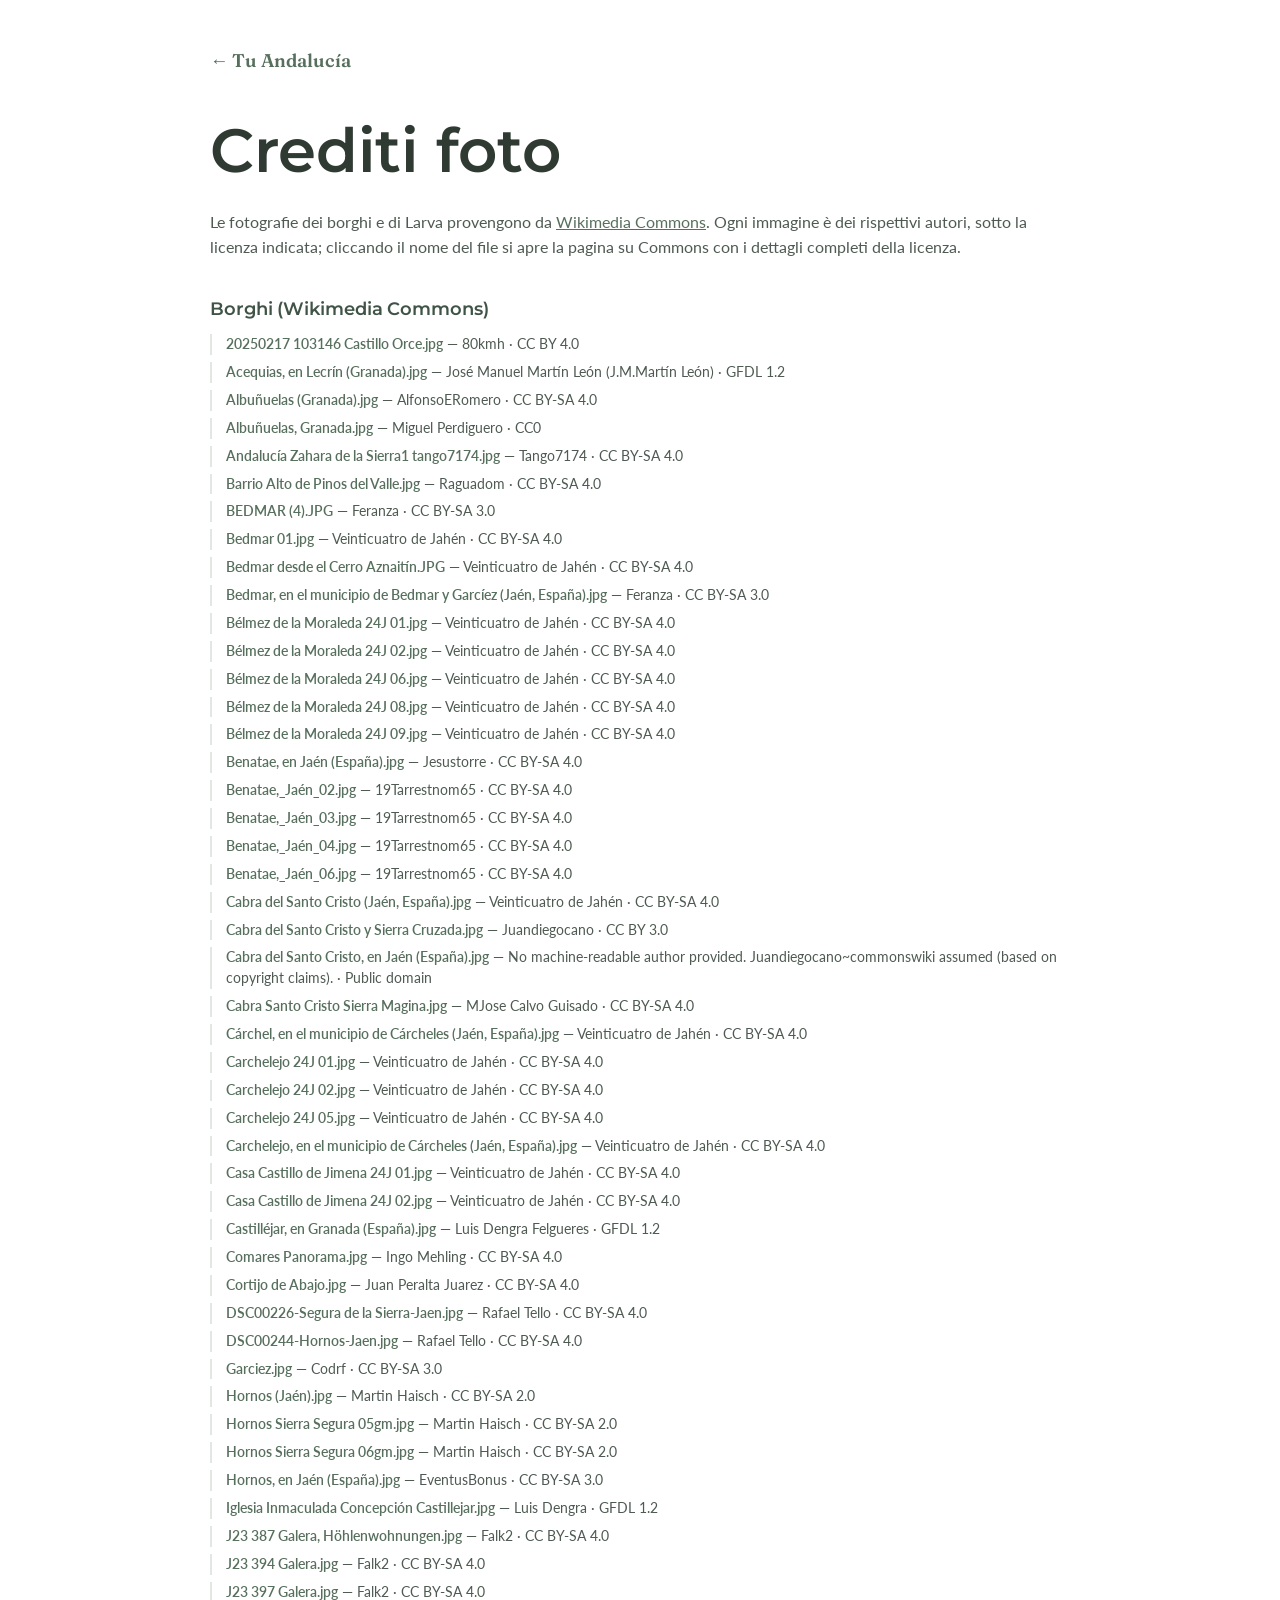
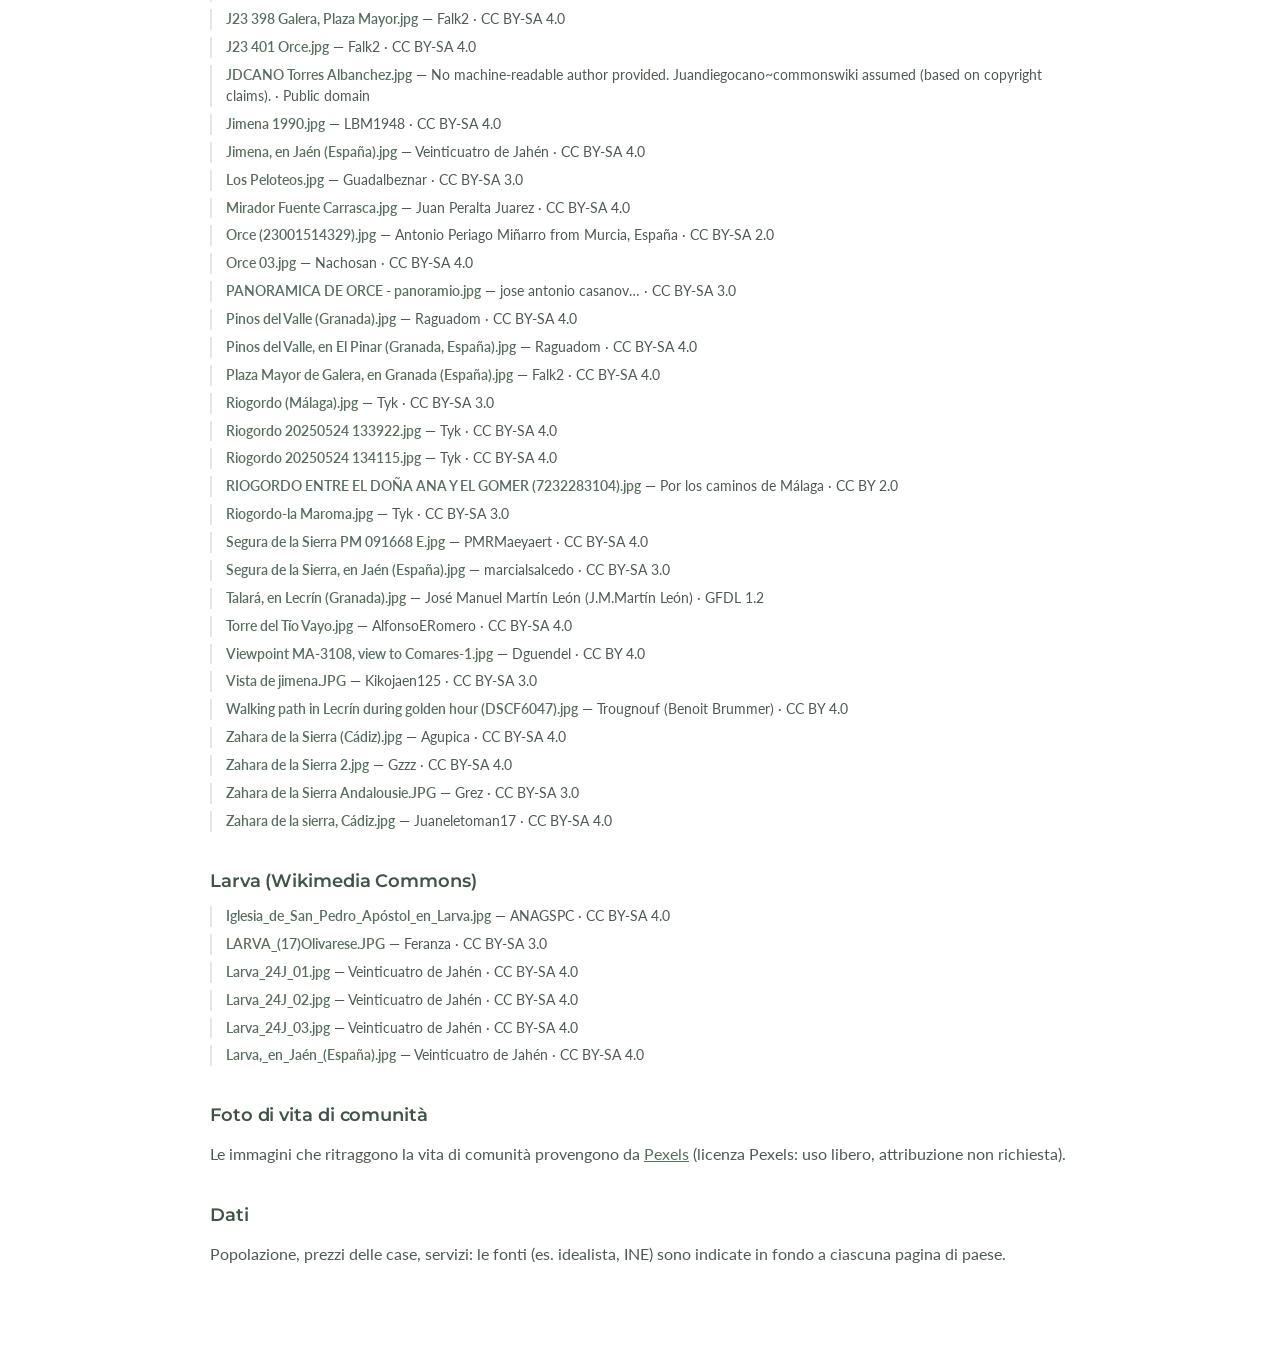
<file: crediti.html>
<!doctype html>
<html lang="it">
<head>
<meta charset="utf-8" />
<meta name="viewport" content="width=device-width, initial-scale=1" />
<meta name="robots" content="noindex" />
<title>Crediti foto — Tu Andalucía</title>
<link rel="preconnect" href="https://fonts.googleapis.com"><link rel="preconnect" href="https://fonts.gstatic.com" crossorigin>
<link href="https://fonts.googleapis.com/css2?family=Montserrat:ital,wght@0,400;0,500;0,600;0,700;1,500&family=Lato:ital,wght@0,400;0,700;1,400&family=Fraunces:opsz,wght@9..144,500..700&display=swap" rel="stylesheet">
<link rel="stylesheet" href="assets/css/sage.css?v=12">
<style>
body{background:#fff;color:#2f3a33;font-family:"Lato",sans-serif;margin:0}
.cwrap{max-width:860px;margin:0 auto;padding:46px 24px 80px}
.cwrap a.back{font-family:"Fraunces",Georgia,serif;font-weight:600;color:#576f5d;text-decoration:none;font-size:1.15rem}
.cwrap h1{font-family:"Montserrat",sans-serif;font-size:2rem;margin:24px 0 6px;color:#2f3a33}
.cwrap h2{font-family:"Montserrat",sans-serif;font-size:1.15rem;margin:34px 0 10px;color:#3f5446}
.cwrap p{color:#4e5a52;line-height:1.6;margin:8px 0}
.credits{list-style:none;padding:0;margin:10px 0;display:grid;gap:7px}
.credits li{font-size:.9rem;color:#4e5a52;line-height:1.45;padding-left:14px;border-left:2px solid #e3e7e3}
.credits a{color:#576f5d;text-decoration:none;font-weight:600}
.credits a:hover{text-decoration:underline}
</style>
</head>
<body>
<main class="cwrap">
<a class="back" href="index.html">← Tu Andalucía</a>
<h1>Crediti foto</h1>
<p>Le fotografie dei borghi e di Larva provengono da <a href="https://commons.wikimedia.org" target="_blank" rel="noopener" style="color:#576f5d">Wikimedia Commons</a>. Ogni immagine è dei rispettivi autori, sotto la licenza indicata; cliccando il nome del file si apre la pagina su Commons con i dettagli completi della licenza.</p>
<h2>Borghi (Wikimedia Commons)</h2>
<ul class="credits">
<li><a href="https://commons.wikimedia.org/wiki/File:20250217%20103146%20Castillo%20Orce.jpg" target="_blank" rel="noopener">20250217 103146 Castillo Orce.jpg</a> — 80kmh · CC BY 4.0</li>
<li><a href="https://commons.wikimedia.org/wiki/File:Acequias%2C%20en%20Lecr%C3%ADn%20(Granada).jpg" target="_blank" rel="noopener">Acequias, en Lecrín (Granada).jpg</a> — José Manuel Martín León (J.M.Martín León) · GFDL 1.2</li>
<li><a href="https://commons.wikimedia.org/wiki/File:Albu%C3%B1uelas%20(Granada).jpg" target="_blank" rel="noopener">Albuñuelas (Granada).jpg</a> — AlfonsoERomero · CC BY-SA 4.0</li>
<li><a href="https://commons.wikimedia.org/wiki/File:Albu%C3%B1uelas%2C%20Granada.jpg" target="_blank" rel="noopener">Albuñuelas, Granada.jpg</a> — Miguel Perdiguero · CC0</li>
<li><a href="https://commons.wikimedia.org/wiki/File:Andaluc%C3%ADa%20Zahara%20de%20la%20Sierra1%20tango7174.jpg" target="_blank" rel="noopener">Andalucía Zahara de la Sierra1 tango7174.jpg</a> — Tango7174 · CC BY-SA 4.0</li>
<li><a href="https://commons.wikimedia.org/wiki/File:Barrio%20Alto%20de%20Pinos%20del%20Valle.jpg" target="_blank" rel="noopener">Barrio Alto de Pinos del Valle.jpg</a> — Raguadom · CC BY-SA 4.0</li>
<li><a href="https://commons.wikimedia.org/wiki/File:BEDMAR%20(4).JPG" target="_blank" rel="noopener">BEDMAR (4).JPG</a> — Feranza · CC BY-SA 3.0</li>
<li><a href="https://commons.wikimedia.org/wiki/File:Bedmar%2001.jpg" target="_blank" rel="noopener">Bedmar 01.jpg</a> — Veinticuatro de Jahén · CC BY-SA 4.0</li>
<li><a href="https://commons.wikimedia.org/wiki/File:Bedmar%20desde%20el%20Cerro%20Aznait%C3%ADn.JPG" target="_blank" rel="noopener">Bedmar desde el Cerro Aznaitín.JPG</a> — Veinticuatro de Jahén · CC BY-SA 4.0</li>
<li><a href="https://commons.wikimedia.org/wiki/File:Bedmar%2C%20en%20el%20municipio%20de%20Bedmar%20y%20Garc%C3%ADez%20(Ja%C3%A9n%2C%20Espa%C3%B1a).jpg" target="_blank" rel="noopener">Bedmar, en el municipio de Bedmar y Garcíez (Jaén, España).jpg</a> — Feranza · CC BY-SA 3.0</li>
<li><a href="https://commons.wikimedia.org/wiki/File:B%C3%A9lmez%20de%20la%20Moraleda%2024J%2001.jpg" target="_blank" rel="noopener">Bélmez de la Moraleda 24J 01.jpg</a> — Veinticuatro de Jahén · CC BY-SA 4.0</li>
<li><a href="https://commons.wikimedia.org/wiki/File:B%C3%A9lmez%20de%20la%20Moraleda%2024J%2002.jpg" target="_blank" rel="noopener">Bélmez de la Moraleda 24J 02.jpg</a> — Veinticuatro de Jahén · CC BY-SA 4.0</li>
<li><a href="https://commons.wikimedia.org/wiki/File:B%C3%A9lmez%20de%20la%20Moraleda%2024J%2006.jpg" target="_blank" rel="noopener">Bélmez de la Moraleda 24J 06.jpg</a> — Veinticuatro de Jahén · CC BY-SA 4.0</li>
<li><a href="https://commons.wikimedia.org/wiki/File:B%C3%A9lmez%20de%20la%20Moraleda%2024J%2008.jpg" target="_blank" rel="noopener">Bélmez de la Moraleda 24J 08.jpg</a> — Veinticuatro de Jahén · CC BY-SA 4.0</li>
<li><a href="https://commons.wikimedia.org/wiki/File:B%C3%A9lmez%20de%20la%20Moraleda%2024J%2009.jpg" target="_blank" rel="noopener">Bélmez de la Moraleda 24J 09.jpg</a> — Veinticuatro de Jahén · CC BY-SA 4.0</li>
<li><a href="https://commons.wikimedia.org/wiki/File:Benatae%2C%20en%20Ja%C3%A9n%20(Espa%C3%B1a).jpg" target="_blank" rel="noopener">Benatae, en Jaén (España).jpg</a> — Jesustorre · CC BY-SA 4.0</li>
<li><a href="https://commons.wikimedia.org/wiki/File:Benatae%2C_Ja%C3%A9n_02.jpg" target="_blank" rel="noopener">Benatae,_Jaén_02.jpg</a> — 19Tarrestnom65 · CC BY-SA 4.0</li>
<li><a href="https://commons.wikimedia.org/wiki/File:Benatae%2C_Ja%C3%A9n_03.jpg" target="_blank" rel="noopener">Benatae,_Jaén_03.jpg</a> — 19Tarrestnom65 · CC BY-SA 4.0</li>
<li><a href="https://commons.wikimedia.org/wiki/File:Benatae%2C_Ja%C3%A9n_04.jpg" target="_blank" rel="noopener">Benatae,_Jaén_04.jpg</a> — 19Tarrestnom65 · CC BY-SA 4.0</li>
<li><a href="https://commons.wikimedia.org/wiki/File:Benatae%2C_Ja%C3%A9n_06.jpg" target="_blank" rel="noopener">Benatae,_Jaén_06.jpg</a> — 19Tarrestnom65 · CC BY-SA 4.0</li>
<li><a href="https://commons.wikimedia.org/wiki/File:Cabra%20del%20Santo%20Cristo%20(Ja%C3%A9n%2C%20Espa%C3%B1a).jpg" target="_blank" rel="noopener">Cabra del Santo Cristo (Jaén, España).jpg</a> — Veinticuatro de Jahén · CC BY-SA 4.0</li>
<li><a href="https://commons.wikimedia.org/wiki/File:Cabra%20del%20Santo%20Cristo%20y%20Sierra%20Cruzada.jpg" target="_blank" rel="noopener">Cabra del Santo Cristo y Sierra Cruzada.jpg</a> — Juandiegocano · CC BY 3.0</li>
<li><a href="https://commons.wikimedia.org/wiki/File:Cabra%20del%20Santo%20Cristo%2C%20en%20Ja%C3%A9n%20(Espa%C3%B1a).jpg" target="_blank" rel="noopener">Cabra del Santo Cristo, en Jaén (España).jpg</a> — No machine-readable author provided. Juandiegocano~commonswiki assumed (based on copyright claims). · Public domain</li>
<li><a href="https://commons.wikimedia.org/wiki/File:Cabra%20Santo%20Cristo%20Sierra%20Magina.jpg" target="_blank" rel="noopener">Cabra Santo Cristo Sierra Magina.jpg</a> — MJose Calvo Guisado · CC BY-SA 4.0</li>
<li><a href="https://commons.wikimedia.org/wiki/File:C%C3%A1rchel%2C%20en%20el%20municipio%20de%20C%C3%A1rcheles%20(Ja%C3%A9n%2C%20Espa%C3%B1a).jpg" target="_blank" rel="noopener">Cárchel, en el municipio de Cárcheles (Jaén, España).jpg</a> — Veinticuatro de Jahén · CC BY-SA 4.0</li>
<li><a href="https://commons.wikimedia.org/wiki/File:Carchelejo%2024J%2001.jpg" target="_blank" rel="noopener">Carchelejo 24J 01.jpg</a> — Veinticuatro de Jahén · CC BY-SA 4.0</li>
<li><a href="https://commons.wikimedia.org/wiki/File:Carchelejo%2024J%2002.jpg" target="_blank" rel="noopener">Carchelejo 24J 02.jpg</a> — Veinticuatro de Jahén · CC BY-SA 4.0</li>
<li><a href="https://commons.wikimedia.org/wiki/File:Carchelejo%2024J%2005.jpg" target="_blank" rel="noopener">Carchelejo 24J 05.jpg</a> — Veinticuatro de Jahén · CC BY-SA 4.0</li>
<li><a href="https://commons.wikimedia.org/wiki/File:Carchelejo%2C%20en%20el%20municipio%20de%20C%C3%A1rcheles%20(Ja%C3%A9n%2C%20Espa%C3%B1a).jpg" target="_blank" rel="noopener">Carchelejo, en el municipio de Cárcheles (Jaén, España).jpg</a> — Veinticuatro de Jahén · CC BY-SA 4.0</li>
<li><a href="https://commons.wikimedia.org/wiki/File:Casa%20Castillo%20de%20Jimena%2024J%2001.jpg" target="_blank" rel="noopener">Casa Castillo de Jimena 24J 01.jpg</a> — Veinticuatro de Jahén · CC BY-SA 4.0</li>
<li><a href="https://commons.wikimedia.org/wiki/File:Casa%20Castillo%20de%20Jimena%2024J%2002.jpg" target="_blank" rel="noopener">Casa Castillo de Jimena 24J 02.jpg</a> — Veinticuatro de Jahén · CC BY-SA 4.0</li>
<li><a href="https://commons.wikimedia.org/wiki/File:Castill%C3%A9jar%2C%20en%20Granada%20(Espa%C3%B1a).jpg" target="_blank" rel="noopener">Castilléjar, en Granada (España).jpg</a> — Luis Dengra Felgueres · GFDL 1.2</li>
<li><a href="https://commons.wikimedia.org/wiki/File:Comares%20Panorama.jpg" target="_blank" rel="noopener">Comares Panorama.jpg</a> — Ingo Mehling · CC BY-SA 4.0</li>
<li><a href="https://commons.wikimedia.org/wiki/File:Cortijo%20de%20Abajo.jpg" target="_blank" rel="noopener">Cortijo de Abajo.jpg</a> — Juan Peralta Juarez · CC BY-SA 4.0</li>
<li><a href="https://commons.wikimedia.org/wiki/File:DSC00226-Segura%20de%20la%20Sierra-Jaen.jpg" target="_blank" rel="noopener">DSC00226-Segura de la Sierra-Jaen.jpg</a> — Rafael Tello · CC BY-SA 4.0</li>
<li><a href="https://commons.wikimedia.org/wiki/File:DSC00244-Hornos-Jaen.jpg" target="_blank" rel="noopener">DSC00244-Hornos-Jaen.jpg</a> — Rafael Tello · CC BY-SA 4.0</li>
<li><a href="https://commons.wikimedia.org/wiki/File:Garciez.jpg" target="_blank" rel="noopener">Garciez.jpg</a> — Codrf · CC BY-SA 3.0</li>
<li><a href="https://commons.wikimedia.org/wiki/File:Hornos%20(Ja%C3%A9n).jpg" target="_blank" rel="noopener">Hornos (Jaén).jpg</a> — Martin Haisch · CC BY-SA 2.0</li>
<li><a href="https://commons.wikimedia.org/wiki/File:Hornos%20Sierra%20Segura%2005gm.jpg" target="_blank" rel="noopener">Hornos Sierra Segura 05gm.jpg</a> — Martin Haisch · CC BY-SA 2.0</li>
<li><a href="https://commons.wikimedia.org/wiki/File:Hornos%20Sierra%20Segura%2006gm.jpg" target="_blank" rel="noopener">Hornos Sierra Segura 06gm.jpg</a> — Martin Haisch · CC BY-SA 2.0</li>
<li><a href="https://commons.wikimedia.org/wiki/File:Hornos%2C%20en%20Ja%C3%A9n%20(Espa%C3%B1a).jpg" target="_blank" rel="noopener">Hornos, en Jaén (España).jpg</a> — EventusBonus · CC BY-SA 3.0</li>
<li><a href="https://commons.wikimedia.org/wiki/File:Iglesia%20Inmaculada%20Concepci%C3%B3n%20Castillejar.jpg" target="_blank" rel="noopener">Iglesia Inmaculada Concepción Castillejar.jpg</a> — Luis Dengra · GFDL 1.2</li>
<li><a href="https://commons.wikimedia.org/wiki/File:J23%20387%20Galera%2C%20H%C3%B6hlenwohnungen.jpg" target="_blank" rel="noopener">J23 387 Galera, Höhlenwohnungen.jpg</a> — Falk2 · CC BY-SA 4.0</li>
<li><a href="https://commons.wikimedia.org/wiki/File:J23%20394%20Galera.jpg" target="_blank" rel="noopener">J23 394 Galera.jpg</a> — Falk2 · CC BY-SA 4.0</li>
<li><a href="https://commons.wikimedia.org/wiki/File:J23%20397%20Galera.jpg" target="_blank" rel="noopener">J23 397 Galera.jpg</a> — Falk2 · CC BY-SA 4.0</li>
<li><a href="https://commons.wikimedia.org/wiki/File:J23%20398%20Galera%2C%20Plaza%20Mayor.jpg" target="_blank" rel="noopener">J23 398 Galera, Plaza Mayor.jpg</a> — Falk2 · CC BY-SA 4.0</li>
<li><a href="https://commons.wikimedia.org/wiki/File:J23%20401%20Orce.jpg" target="_blank" rel="noopener">J23 401 Orce.jpg</a> — Falk2 · CC BY-SA 4.0</li>
<li><a href="https://commons.wikimedia.org/wiki/File:JDCANO%20Torres%20Albanchez.jpg" target="_blank" rel="noopener">JDCANO Torres Albanchez.jpg</a> — No machine-readable author provided. Juandiegocano~commonswiki assumed (based on copyright claims). · Public domain</li>
<li><a href="https://commons.wikimedia.org/wiki/File:Jimena%201990.jpg" target="_blank" rel="noopener">Jimena 1990.jpg</a> — LBM1948 · CC BY-SA 4.0</li>
<li><a href="https://commons.wikimedia.org/wiki/File:Jimena%2C%20en%20Ja%C3%A9n%20(Espa%C3%B1a).jpg" target="_blank" rel="noopener">Jimena, en Jaén (España).jpg</a> — Veinticuatro de Jahén · CC BY-SA 4.0</li>
<li><a href="https://commons.wikimedia.org/wiki/File:Los%20Peloteos.jpg" target="_blank" rel="noopener">Los Peloteos.jpg</a> — Guadalbeznar · CC BY-SA 3.0</li>
<li><a href="https://commons.wikimedia.org/wiki/File:Mirador%20Fuente%20Carrasca.jpg" target="_blank" rel="noopener">Mirador Fuente Carrasca.jpg</a> — Juan Peralta Juarez · CC BY-SA 4.0</li>
<li><a href="https://commons.wikimedia.org/wiki/File:Orce%20(23001514329).jpg" target="_blank" rel="noopener">Orce (23001514329).jpg</a> — Antonio Periago Miñarro from Murcia, España · CC BY-SA 2.0</li>
<li><a href="https://commons.wikimedia.org/wiki/File:Orce%2003.jpg" target="_blank" rel="noopener">Orce 03.jpg</a> — Nachosan · CC BY-SA 4.0</li>
<li><a href="https://commons.wikimedia.org/wiki/File:PANORAMICA%20DE%20ORCE%20-%20panoramio.jpg" target="_blank" rel="noopener">PANORAMICA DE ORCE - panoramio.jpg</a> — jose antonio casanov… · CC BY-SA 3.0</li>
<li><a href="https://commons.wikimedia.org/wiki/File:Pinos%20del%20Valle%20(Granada).jpg" target="_blank" rel="noopener">Pinos del Valle (Granada).jpg</a> — Raguadom · CC BY-SA 4.0</li>
<li><a href="https://commons.wikimedia.org/wiki/File:Pinos%20del%20Valle%2C%20en%20El%20Pinar%20(Granada%2C%20Espa%C3%B1a).jpg" target="_blank" rel="noopener">Pinos del Valle, en El Pinar (Granada, España).jpg</a> — Raguadom · CC BY-SA 4.0</li>
<li><a href="https://commons.wikimedia.org/wiki/File:Plaza%20Mayor%20de%20Galera%2C%20en%20Granada%20(Espa%C3%B1a).jpg" target="_blank" rel="noopener">Plaza Mayor de Galera, en Granada (España).jpg</a> — Falk2 · CC BY-SA 4.0</li>
<li><a href="https://commons.wikimedia.org/wiki/File:Riogordo%20(M%C3%A1laga).jpg" target="_blank" rel="noopener">Riogordo (Málaga).jpg</a> — Tyk · CC BY-SA 3.0</li>
<li><a href="https://commons.wikimedia.org/wiki/File:Riogordo%2020250524%20133922.jpg" target="_blank" rel="noopener">Riogordo 20250524 133922.jpg</a> — Tyk · CC BY-SA 4.0</li>
<li><a href="https://commons.wikimedia.org/wiki/File:Riogordo%2020250524%20134115.jpg" target="_blank" rel="noopener">Riogordo 20250524 134115.jpg</a> — Tyk · CC BY-SA 4.0</li>
<li><a href="https://commons.wikimedia.org/wiki/File:RIOGORDO%20ENTRE%20EL%20DO%C3%91A%20ANA%20Y%20EL%20GOMER%20(7232283104).jpg" target="_blank" rel="noopener">RIOGORDO ENTRE EL DOÑA ANA Y EL GOMER (7232283104).jpg</a> — Por los caminos de Málaga · CC BY 2.0</li>
<li><a href="https://commons.wikimedia.org/wiki/File:Riogordo-la%20Maroma.jpg" target="_blank" rel="noopener">Riogordo-la Maroma.jpg</a> — Tyk · CC BY-SA 3.0</li>
<li><a href="https://commons.wikimedia.org/wiki/File:Segura%20de%20la%20Sierra%20PM%20091668%20E.jpg" target="_blank" rel="noopener">Segura de la Sierra PM 091668 E.jpg</a> — PMRMaeyaert · CC BY-SA 4.0</li>
<li><a href="https://commons.wikimedia.org/wiki/File:Segura%20de%20la%20Sierra%2C%20en%20Ja%C3%A9n%20(Espa%C3%B1a).jpg" target="_blank" rel="noopener">Segura de la Sierra, en Jaén (España).jpg</a> — marcialsalcedo · CC BY-SA 3.0</li>
<li><a href="https://commons.wikimedia.org/wiki/File:Talar%C3%A1%2C%20en%20Lecr%C3%ADn%20(Granada).jpg" target="_blank" rel="noopener">Talará, en Lecrín (Granada).jpg</a> — José Manuel Martín León (J.M.Martín León) · GFDL 1.2</li>
<li><a href="https://commons.wikimedia.org/wiki/File:Torre%20del%20T%C3%ADo%20Vayo.jpg" target="_blank" rel="noopener">Torre del Tío Vayo.jpg</a> — AlfonsoERomero · CC BY-SA 4.0</li>
<li><a href="https://commons.wikimedia.org/wiki/File:Viewpoint%20MA-3108%2C%20view%20to%20Comares-1.jpg" target="_blank" rel="noopener">Viewpoint MA-3108, view to Comares-1.jpg</a> — Dguendel · CC BY 4.0</li>
<li><a href="https://commons.wikimedia.org/wiki/File:Vista%20de%20jimena.JPG" target="_blank" rel="noopener">Vista de jimena.JPG</a> — Kikojaen125 · CC BY-SA 3.0</li>
<li><a href="https://commons.wikimedia.org/wiki/File:Walking%20path%20in%20Lecr%C3%ADn%20during%20golden%20hour%20(DSCF6047).jpg" target="_blank" rel="noopener">Walking path in Lecrín during golden hour (DSCF6047).jpg</a> — Trougnouf (Benoit Brummer) · CC BY 4.0</li>
<li><a href="https://commons.wikimedia.org/wiki/File:Zahara%20de%20la%20Sierra%20(C%C3%A1diz).jpg" target="_blank" rel="noopener">Zahara de la Sierra (Cádiz).jpg</a> — Agupica · CC BY-SA 4.0</li>
<li><a href="https://commons.wikimedia.org/wiki/File:Zahara%20de%20la%20Sierra%202.jpg" target="_blank" rel="noopener">Zahara de la Sierra 2.jpg</a> — Gzzz · CC BY-SA 4.0</li>
<li><a href="https://commons.wikimedia.org/wiki/File:Zahara%20de%20la%20Sierra%20Andalousie.JPG" target="_blank" rel="noopener">Zahara de la Sierra Andalousie.JPG</a> — Grez · CC BY-SA 3.0</li>
<li><a href="https://commons.wikimedia.org/wiki/File:Zahara%20de%20la%20sierra%2C%20C%C3%A1diz.jpg" target="_blank" rel="noopener">Zahara de la sierra, Cádiz.jpg</a> — Juaneletoman17 · CC BY-SA 4.0</li>
</ul>
<h2>Larva (Wikimedia Commons)</h2>
<ul class="credits">
<li><a href="https://commons.wikimedia.org/wiki/File:Iglesia_de_San_Pedro_Ap%C3%B3stol_en_Larva.jpg" target="_blank" rel="noopener">Iglesia_de_San_Pedro_Apóstol_en_Larva.jpg</a> — ANAGSPC · CC BY-SA 4.0</li>
<li><a href="https://commons.wikimedia.org/wiki/File:LARVA_(17)Olivarese.JPG" target="_blank" rel="noopener">LARVA_(17)Olivarese.JPG</a> — Feranza · CC BY-SA 3.0</li>
<li><a href="https://commons.wikimedia.org/wiki/File:Larva_24J_01.jpg" target="_blank" rel="noopener">Larva_24J_01.jpg</a> — Veinticuatro de Jahén · CC BY-SA 4.0</li>
<li><a href="https://commons.wikimedia.org/wiki/File:Larva_24J_02.jpg" target="_blank" rel="noopener">Larva_24J_02.jpg</a> — Veinticuatro de Jahén · CC BY-SA 4.0</li>
<li><a href="https://commons.wikimedia.org/wiki/File:Larva_24J_03.jpg" target="_blank" rel="noopener">Larva_24J_03.jpg</a> — Veinticuatro de Jahén · CC BY-SA 4.0</li>
<li><a href="https://commons.wikimedia.org/wiki/File:Larva%2C_en_Ja%C3%A9n_(Espa%C3%B1a).jpg" target="_blank" rel="noopener">Larva,_en_Jaén_(España).jpg</a> — Veinticuatro de Jahén · CC BY-SA 4.0</li>
</ul>
<h2>Foto di vita di comunità</h2>
<p>Le immagini che ritraggono la vita di comunità provengono da <a href="https://www.pexels.com" target="_blank" rel="noopener" style="color:#576f5d">Pexels</a> (licenza Pexels: uso libero, attribuzione non richiesta).</p>
<h2>Dati</h2>
<p>Popolazione, prezzi delle case, servizi: le fonti (es. idealista, INE) sono indicate in fondo a ciascuna pagina di paese.</p>
</main>
</body>
</html>
</file>
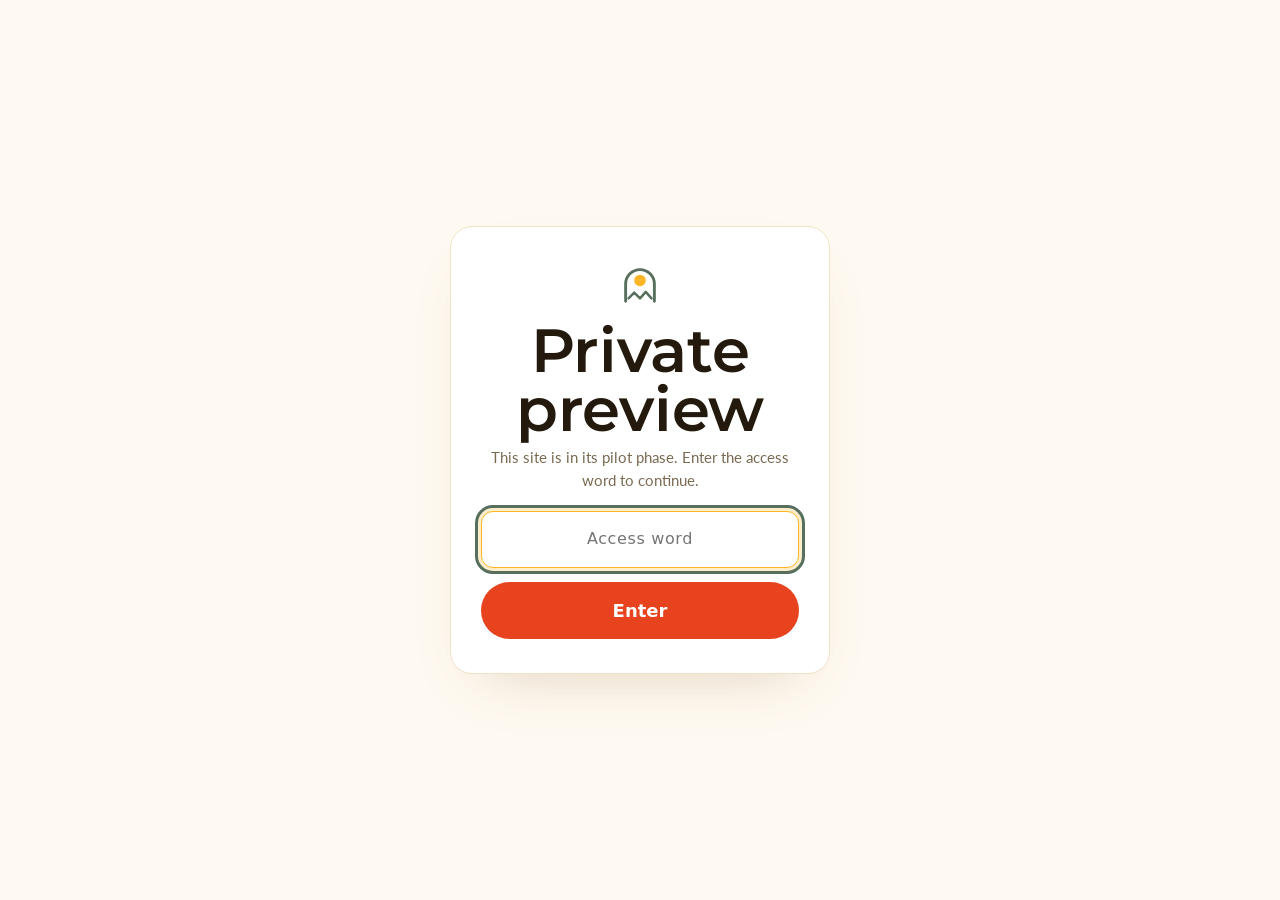
<file: famiglie.html>
<!DOCTYPE html>
<html lang="en">
<head>
<script src="assets/js/gate.js?v=2"></script>
<meta charset="UTF-8" />
<meta name="viewport" content="width=device-width, initial-scale=1.0" />
<title>Tu Andalucía — A guide for families</title>
<meta name="description" content="Evaluating Tu Andalucía for a parent? The facts families ask about: money, healthcare, reversible steps, who's behind it. Printable guide." />
<meta property="og:type" content="website" />
<meta property="og:title" content="Tu Andalucía — A guide for sons, daughters & families" />
<meta property="og:description" content="The facts families ask about: money, healthcare, reversible steps, who's behind it." />
<meta property="og:image" content="https://tuandalucia.com/assets/og.jpg" />
<meta name="twitter:card" content="summary_large_image" />
<link rel="canonical" href="https://tuandalucia.com/famiglie.html" />
<link rel="icon" href="data:image/svg+xml,%3Csvg xmlns='http://www.w3.org/2000/svg' viewBox='0 0 100 100'%3E%3Ccircle cx='50' cy='50' r='50' fill='%23c2562f'/%3E%3Ctext x='50' y='70' font-size='60' text-anchor='middle' fill='%23fbf7ee' font-family='Georgia,serif'%3EM%3C/text%3E%3C/svg%3E" />
<link rel="preconnect" href="https://fonts.googleapis.com" /><link rel="preconnect" href="https://fonts.gstatic.com" crossorigin />
<link href="https://fonts.googleapis.com/css2?family=Montserrat:ital,wght@0,400;0,500;0,600;0,700;1,500&family=Lato:ital,wght@0,400;0,700;1,400&family=Fraunces:opsz,wght@9..144,500..700&display=swap" rel="stylesheet" />
<style>
/* FAMIGLIE — Solana */
:root{--amber:#FFB527;--sol:#F2A93B;--terra:#E8431F;--terra2:#C2380F;--ink:#23190D;--mut:#7A6A52;
 --paper:#FFFAF1;--cream:#FFF3DF;--sand:#FBEED7;--line:#F0E2C8;--sky:#CDE8F2;
 --sh:0 26px 60px -34px rgba(120,70,20,.28);--sh2:0 14px 34px -22px rgba(120,70,20,.22)}
*{box-sizing:border-box;margin:0;padding:0}
html{scroll-behavior:smooth}
body{font-family:"Hanken Grotesk",system-ui,sans-serif;background:var(--paper);color:var(--ink);line-height:1.65;font-size:18px;-webkit-font-smoothing:antialiased}
h1,h2,h3{font-family:"Big Shoulders Display",system-ui,sans-serif;font-weight:700;letter-spacing:.005em;text-transform:uppercase;line-height:.95}
em{font-family:"Fraunces",Georgia,serif;font-style:italic;font-weight:450;text-transform:none}
h1 em,h2 em,h3 em{color:var(--terra)}
a{color:var(--terra)}
::selection{background:var(--ink);color:var(--amber)}
.wrap{max-width:840px;margin:0 auto;padding:0 26px}
/* nav unificata */
nav{position:sticky;top:0;z-index:100;background:rgba(255,250,241,.85);backdrop-filter:blur(14px);border-bottom:1.5px solid var(--line)}
.nav-in{display:flex;align-items:center;justify-content:space-between;height:70px;gap:14px;max-width:1180px;margin:0 auto;padding:0 26px}
.brand{display:flex;align-items:center;gap:10px;font-family:"Big Shoulders Display",sans-serif;font-weight:700;font-size:1.2rem;text-transform:uppercase;letter-spacing:.03em;color:var(--ink);text-decoration:none;white-space:nowrap}
.logo{width:26px;height:26px;color:var(--terra);flex:none}
.nav-right{display:flex;align-items:center;gap:14px}
.nav-links{display:flex;gap:22px}
.nav-links a{color:var(--ink);text-decoration:none;font-weight:600;font-size:.93rem;opacity:.85}
.nav-links a:hover{opacity:1;color:var(--terra)}
@media(max-width:880px){.nav-links{display:none}}
.lang{display:flex;border:1.5px solid var(--line);border-radius:99px;overflow:hidden;background:#fff}
.lang button{border:none;background:transparent;font-family:inherit;font-size:.7rem;font-weight:800;padding:7px 10px;cursor:pointer;color:var(--mut)}
.lang button.on{background:var(--ink);color:var(--amber)}
.nav-cta{background:var(--terra);color:#fff;text-decoration:none;font-weight:700;font-size:.9rem;padding:10px 18px;border-radius:99px;white-space:nowrap;transition:background .2s,transform .2s}
.nav-cta:hover{background:#ff5a2a;transform:translateY(-2px)}
/* guida */
main{padding:56px 0 90px}
h1{font-size:clamp(2.4rem,6vw,3.8rem);margin-bottom:14px}
.sub{color:#54452F;margin-bottom:26px;font-size:1.12rem;max-width:680px}
h2{display:flex;align-items:center;gap:12px;font-size:clamp(1.5rem,3.4vw,2rem);color:var(--ink);margin:42px 0 14px}
h2::before{content:"";width:30px;height:3px;background:var(--amber);border-radius:3px;flex:none}
ul{margin:8px 0 8px 22px}
li{margin-bottom:10px}
li::marker{color:var(--terra)}
li em{color:var(--mut)}
.box{background:#fff;border:1.5px solid var(--line);border-radius:20px;padding:24px 26px;margin:14px 0;box-shadow:var(--sh2)}
.box.sand{background:var(--sand)}
.box ul{margin:0 0 0 20px}
.box li:last-child{margin-bottom:0}
.printbtn{display:inline-flex;align-items:center;gap:8px;font-weight:700;border-radius:99px;padding:14px 28px;background:var(--terra);color:#fff;border:none;cursor:pointer;font-family:inherit;font-size:1rem;margin:10px 0 4px;box-shadow:0 16px 38px -14px rgba(232,67,31,.5);transition:background .2s,transform .2s}
.printbtn:hover{background:#ff5a2a;transform:translateY(-2px)}
/* footer */
footer{background:var(--cream);border-top:1.5px solid var(--line);color:var(--mut);padding:36px 0 64px;font-size:.9rem}
.foot-in{display:flex;justify-content:space-between;align-items:center;flex-wrap:wrap;gap:16px;max-width:1180px;margin:0 auto;padding:0 26px}
footer .brand{font-size:1.05rem}
footer a{color:var(--terra);text-decoration:none;margin-left:18px;font-weight:600}
footer a:hover{text-decoration:underline}
@media(max-width:560px){.wrap{padding:0 16px}.nav-in{padding:0 16px}.brand{font-size:.95rem}.nav-cta{display:none}.lang button{padding:6px 7px;font-size:.6rem}}
@media (prefers-reduced-motion:reduce){*{animation-duration:.01ms !important;transition-duration:.01ms !important}}
/* stampa: tutto leggibile in bianco e nero, nessuno sfondo scuro */
@media print{
 nav,.printbtn{display:none}
 body{background:#fff;color:#000;font-size:13px}
 main{padding:0}
 h1,h2{color:#000}
 h2::before{background:#999}
 .box,.box.sand{background:#fff;border-color:#ccc;box-shadow:none;break-inside:avoid}
 li::marker{color:#000}
 li em{color:#444}
 a{color:#000}
 footer{background:#fff;border-top:1px solid #ccc;color:#444;padding:16px 0}
 footer a{color:#444;margin-left:12px}
}
</style>
<link rel="stylesheet" href="assets/css/sage.css?v=12" />
</head>
<body>
<nav><div class="nav-in">
  <a class="brand" href="index.html"><svg class="logo" viewBox="0 0 64 64" fill="none" aria-hidden="true"><path d="M12 56 V32 a20 20 0 0 1 40 0 V56" stroke="currentColor" stroke-width="4" stroke-linecap="round"/><circle cx="32" cy="27" r="8" fill="#FFB527"/><path d="M16 52 l8 -8 8 8 8 -9 8 9" stroke="currentColor" stroke-width="3.4" stroke-linecap="round" stroke-linejoin="round"/></svg><span>Tu Andalucía</span></a>
  <div class="nav-right">
    <div class="nav-links">
      <a href="index.html#how" data-i18n="nav.how">How it works</a>
      <a href="index.html#villages" data-i18n="nav.vil">The villages</a>
      <a href="index.html#communities" data-i18n="nav.com">Communities</a>
    </div>
    <div class="lang" id="lang"><button data-lang="en" class="on">EN</button><button data-lang="it">IT</button><button data-lang="es">ES</button><button data-lang="de">DE</button></div>
    <a class="nav-cta" href="registrati.html" data-i18n="nav.join">Join</a>
  </div>
</div></nav>

<main class="wrap">
  <h1 data-i18n="t">A guide for sons, daughters &amp; families</h1>
  <p class="sub" data-i18n="s">If a parent — or a friend — is considering Tu Andalucía, this page answers the questions families ask first. Print it, share it, bring it to Sunday lunch.</p>
  <button class="printbtn" onclick="window.print()" data-i18n="print">🖨️ Print / save as PDF</button>

  <div class="secban" style="background-image:url('https://images.pexels.com/photos/34223019/pexels-photo-34223019.jpeg?auto=compress&cs=tinysrgb&w=1400')"></div>

  <h2 data-i18n="h1">What this is — and what it isn't</h2>
  <div class="box"><p data-i18n="p1">Tu Andalucía helps people approaching retirement with small pensions relocate <strong>together</strong>, as communities of like-minded people, to affordable Spanish villages that want new residents. It is a pilot-phase project, in dialogue with the town hall of Larva (Jaén). It is <strong>not</strong> a residence, <strong>not</strong> a property scheme, and <strong>not</strong> an investment: nobody buys anything from us.</p></div>

  <h2 data-i18n="h2">The money facts</h2>
  <div class="box"><ul>
    <li data-i18n="m1"><strong>We never touch the housing money.</strong> Your parent pays owners, agency and notary directly. Contracts are in your parent's name only.</li>
    <li data-i18n="m2"><strong>Finding out is free.</strong> Registering, talking to us and meeting the community cost nothing.</li>
    <li data-i18n="m3"><strong>The exploratory trip is paid at cost</strong>, stated before booking. Any relocation services have fixed, written prices, agreed before any commitment.</li>
    <li data-i18n="m4"><strong>No commission on homes.</strong> Ever.</li>
  </ul></div>

  <h2 data-i18n="h3">Pension &amp; healthcare</h2>
  <div class="box"><ul>
    <li data-i18n="s1">EU pensions are paid <strong>in full</strong> anywhere in the Union — no cuts for living in Spain.</li>
    <li data-i18n="s2">With the <strong>S1 form</strong>, your parent joins the Spanish public health system at their home country's expense. We prepare the paperwork together.</li>
    <li data-i18n="s3">We only propose villages with basic healthcare on site and a reachable hospital — every village page states the distances.</li>
  </ul></div>

  <div class="secban" style="background-image:url('https://images.pexels.com/photos/6838583/pexels-photo-6838583.jpeg?auto=compress&cs=tinysrgb&w=1400')"></div>

  <h2 data-i18n="h4">Four steps, all reversible</h2>
  <div class="box"><p data-i18n="p4">1) Meet the community online — free, no commitment. 2) Visit the village with the group (you can come too). 3) Try living there in a rental. 4) Only then decide. <strong>Your parent can stop at any step.</strong> Nothing is signed until they choose to sign with owners and notary, in their own name.</p></div>

  <h2 data-i18n="h5">Questions you should ask us</h2>
  <div class="box sand"><ul>
    <li data-i18n="q1">Who exactly is behind the project, and can we speak before any visit? <em data-i18n="q1a">(Yes — write to us and a person answers.)</em></li>
    <li data-i18n="q2">Can we see the agreement with the town hall? <em data-i18n="q2a">(The pilot is being formalized; we share status honestly.)</em></li>
    <li data-i18n="q3">What does the trip cost, exactly, before we book? <em data-i18n="q3a">(Always stated in writing first.)</em></li>
    <li data-i18n="q4">Can I join the exploratory trip with my parent? <em data-i18n="q4a">(Yes, and we encourage it.)</em></li>
  </ul></div>

  <div class="box" style="margin-top:26px"><p data-i18n="contact"><strong>Talk to us:</strong> webmaster.puntorosso@gmail.com — a person answers, in English, Italian, Spanish or German.</p></div>
</main>

<footer><div class="foot-in">
  <div class="brand"><svg class="logo" viewBox="0 0 64 64" fill="none" aria-hidden="true"><path d="M12 56 V32 a20 20 0 0 1 40 0 V56" stroke="currentColor" stroke-width="4" stroke-linecap="round"/><circle cx="32" cy="27" r="8" fill="#FFB527"/><path d="M16 52 l8 -8 8 8 8 -9 8 9" stroke="currentColor" stroke-width="3.4" stroke-linecap="round" stroke-linejoin="round"/></svg><span>Tu Andalucía</span></div>
  <div><a href="index.html" data-i18n="fsite">the site</a><a href="registrati.html" data-i18n="fjoin">join</a><a href="privacy.html">privacy</a></div>
</div><div class="ta-by" style="text-align:center;margin-top:10px;font-size:.8rem;opacity:.72"><span data-i18n="credit_by" data-k="credit_by">A project by</span> <a href="https://puntorosso.org" style="color:inherit">puntorosso.org</a> · <a href="mailto:mail@puntorosso.org" style="color:inherit">mail@puntorosso.org</a></div></footer>

<script>
var I={
 en:{},
 it:{"credit_by":"Un progetto di","nav.how":"Come funziona","nav.vil":"I paesi","nav.com":"Le comunità","nav.join":"Unisciti",hb:"← Home",t:"Una guida per figli e famiglie",s:"Se un genitore — o un amico — sta valutando Tu Andalucía, questa pagina risponde alle domande che le famiglie fanno per prime. Stampala, condividila, portala al pranzo della domenica.",print:"🖨️ Stampa / salva in PDF",
 h1:"Cos'è — e cosa non è",p1:"Tu Andalucía aiuta chi si avvicina alla pensione con un assegno ridotto a trasferirsi <strong>insieme</strong>, in comunità di persone affini, in borghi spagnoli accessibili che vogliono nuovi residenti. È un progetto in fase pilota, in dialogo con il Comune di Larva (Jaén). <strong>Non</strong> è una residenza, <strong>non</strong> è un'operazione immobiliare e <strong>non</strong> è un investimento: nessuno compra niente da noi.",
 h2:"I fatti sui soldi",m1:"<strong>Non tocchiamo mai i soldi della casa.</strong> Il tuo genitore paga direttamente proprietari, agenzia e notaio. I contratti sono solo a suo nome.",m2:"<strong>Informarsi è gratis.</strong> Registrarsi, parlarci e conoscere la comunità non costano nulla.",m3:"<strong>Il viaggio esplorativo si paga al costo</strong>, comunicato prima di prenotare. Gli eventuali servizi di trasloco hanno prezzi fissi e scritti, concordati prima di ogni impegno.",m4:"<strong>Nessuna commissione sulle case.</strong> Mai.",
 h3:"Pensione e sanità",s1:"La pensione UE si riceve <strong>per intero</strong> ovunque nell'Unione — nessun taglio per vivere in Spagna.",s2:"Con il <strong>modulo S1</strong> il tuo genitore si iscrive alla sanità pubblica spagnola a carico del paese d'origine. La pratica la prepariamo insieme.",s3:"Proponiamo solo paesi con sanità di base in loco e un ospedale raggiungibile — ogni scheda paese indica le distanze.",
 h4:"Quattro passi, tutti reversibili",p4:"1) Conosci la comunità online — gratis, senza impegno. 2) Visita il paese con il gruppo (puoi venire anche tu). 3) Prova a viverci in affitto. 4) Solo allora si decide. <strong>Il tuo genitore può fermarsi a ogni passo.</strong> Non si firma nulla finché non sceglie di firmare con proprietari e notaio, a suo nome.",
 h5:"Le domande che dovresti farci",q1:"Chi c'è esattamente dietro il progetto, e possiamo parlarvi prima di qualsiasi visita?",q1a:"(Sì — scrivici e risponde una persona.)",q2:"Possiamo vedere l'accordo con il Comune?",q2a:"(Il pilota si sta formalizzando; condividiamo lo stato delle cose con onestà.)",q3:"Quanto costa il viaggio, esattamente, prima di prenotare?",q3a:"(Sempre comunicato per iscritto, prima.)",q4:"Posso venire al viaggio esplorativo con il mio genitore?",q4a:"(Sì, e lo incoraggiamo.)",
 contact:"<strong>Parla con noi:</strong> webmaster.puntorosso@gmail.com — risponde una persona, in italiano, inglese, spagnolo o tedesco.",fsite:"il sito",fjoin:"unisciti"},
 es:{"credit_by":"Un proyecto de","nav.how":"Cómo funciona","nav.vil":"Los pueblos","nav.com":"Comunidades","nav.join":"Únete",hb:"← Inicio",t:"Una guía para hijos y familias",s:"Si un padre o una madre — o un amigo — está valorando Tu Andalucía, esta página responde a las preguntas que las familias hacen primero. Imprímela, compártela, llévala a la comida del domingo.",print:"🖨️ Imprimir / guardar en PDF",
 h1:"Qué es — y qué no es",p1:"Tu Andalucía ayuda a quienes se acercan a la jubilación con una pensión pequeña a mudarse <strong>juntos</strong>, en comunidades de personas afines, a pueblos españoles asequibles que quieren nuevos vecinos. Es un proyecto en fase piloto, en diálogo con el Ayuntamiento de Larva (Jaén). <strong>No</strong> es una residencia, <strong>no</strong> es una operación inmobiliaria y <strong>no</strong> es una inversión: nadie nos compra nada.",
 h2:"Los hechos sobre el dinero",m1:"<strong>Nunca tocamos el dinero de la vivienda.</strong> Tu padre o madre paga directamente a propietarios, agencia y notario. Los contratos están solo a su nombre.",m2:"<strong>Informarse es gratis.</strong> Registrarse, hablar con nosotros y conocer a la comunidad no cuesta nada.",m3:"<strong>El viaje exploratorio se paga a precio de coste</strong>, comunicado antes de reservar. Los servicios de mudanza tienen precios fijos y por escrito, acordados antes de cualquier compromiso.",m4:"<strong>Sin comisión sobre las casas.</strong> Nunca.",
 h3:"Pensión y sanidad",s1:"La pensión de la UE se cobra <strong>íntegra</strong> en cualquier país de la Unión — sin recortes por vivir en España.",s2:"Con el <strong>formulario S1</strong>, tu padre o madre se incorpora a la sanidad pública española a cargo de su país de origen. El papeleo lo preparamos juntos.",s3:"Solo proponemos pueblos con sanidad básica en el lugar y un hospital accesible — cada ficha de pueblo indica las distancias.",
 h4:"Cuatro pasos, todos reversibles",p4:"1) Conoce a la comunidad online — gratis, sin compromiso. 2) Visita el pueblo con el grupo (tú también puedes venir). 3) Prueba a vivir de alquiler. 4) Solo entonces se decide. <strong>Puede pararse en cualquier paso.</strong> No se firma nada hasta que elige firmar con propietarios y notario, a su nombre.",
 h5:"Las preguntas que deberías hacernos",q1:"¿Quién está exactamente detrás del proyecto, y podemos hablar antes de cualquier visita?",q1a:"(Sí — escríbenos y responde una persona.)",q2:"¿Podemos ver el acuerdo con el Ayuntamiento?",q2a:"(El piloto se está formalizando; compartimos el estado real con honestidad.)",q3:"¿Cuánto cuesta el viaje, exactamente, antes de reservar?",q3a:"(Siempre por escrito, antes.)",q4:"¿Puedo ir al viaje exploratorio con mi padre o madre?",q4a:"(Sí, y lo recomendamos.)",
 contact:"<strong>Habla con nosotros:</strong> webmaster.puntorosso@gmail.com — responde una persona, en español, italiano, inglés o alemán.",fsite:"el sitio",fjoin:"únete"},
 de:{"credit_by":"Ein Projekt von","nav.how":"So geht's","nav.vil":"Die Dörfer","nav.com":"Gemeinschaften","nav.join":"Mach mit",hb:"← Home",t:"Ein Leitfaden für Kinder & Familien",s:"Wenn ein Elternteil — oder ein Freund — Tu Andalucía in Betracht zieht, beantwortet diese Seite die Fragen, die Familien zuerst stellen. Ausdrucken, teilen, zum Sonntagsessen mitbringen.",print:"🖨️ Drucken / als PDF speichern",
 h1:"Was das ist — und was nicht",p1:"Tu Andalucía hilft Menschen, die mit kleiner Rente auf den Ruhestand zugehen, <strong>gemeinsam</strong> umzuziehen — als Gemeinschaften von Gleichgesinnten, in bezahlbare spanische Dörfer, die neue Bewohner wollen. Es ist ein Projekt in der Pilotphase, im Dialog mit dem Rathaus von Larva (Jaén). Es ist <strong>kein</strong> Heim, <strong>kein</strong> Immobiliengeschäft und <strong>keine</strong> Geldanlage: Niemand kauft etwas von uns.",
 h2:"Die Fakten zum Geld",m1:"<strong>Das Geld fürs Haus fassen wir nie an.</strong> Dein Elternteil zahlt direkt an Eigentümer, Agentur und Notar. Verträge laufen ausschließlich auf seinen Namen.",m2:"<strong>Sich informieren ist kostenlos.</strong> Registrieren, mit uns sprechen, die Gemeinschaft kennenlernen — alles kostenfrei.",m3:"<strong>Die Erkundungsreise kostet den Selbstkostenpreis</strong>, der vor der Buchung feststeht. Umzugsleistungen haben feste, schriftliche Preise — vereinbart vor jeder Verpflichtung.",m4:"<strong>Keine Provision auf Häuser.</strong> Niemals.",
 h3:"Rente & Gesundheit",s1:"Die EU-Rente wird überall in der Union <strong>in voller Höhe</strong> ausgezahlt — keine Abzüge für ein Leben in Spanien.",s2:"Mit dem <strong>S1-Formular</strong> ist dein Elternteil in der spanischen öffentlichen Gesundheitsversorgung versichert, zu Lasten des Heimatlandes. Die Unterlagen bereiten wir gemeinsam vor.",s3:"Wir schlagen nur Dörfer mit medizinischer Grundversorgung vor Ort und erreichbarem Krankenhaus vor — jede Dorfseite nennt die Entfernungen.",
 h4:"Vier Schritte, alle umkehrbar",p4:"1) Die Gemeinschaft online kennenlernen — kostenlos, unverbindlich. 2) Das Dorf mit der Gruppe besuchen (du kannst mitkommen). 3) Zur Miete probewohnen. 4) Erst dann wird entschieden. <strong>Dein Elternteil kann bei jedem Schritt aufhören.</strong> Unterschrieben wird erst, wenn er oder sie es will — bei Eigentümern und Notar, im eigenen Namen.",
 h5:"Fragen, die du uns stellen solltest",q1:"Wer genau steht hinter dem Projekt, und können wir vor jedem Besuch sprechen?",q1a:"(Ja — schreib uns, es antwortet ein Mensch.)",q2:"Können wir die Vereinbarung mit dem Rathaus sehen?",q2a:"(Das Pilotprojekt wird gerade formalisiert; wir teilen den Stand ehrlich mit.)",q3:"Was kostet die Reise genau, bevor wir buchen?",q3a:"(Immer vorher schriftlich.)",q4:"Kann ich meinen Vater oder meine Mutter auf der Erkundungsreise begleiten?",q4a:"(Ja — wir empfehlen es sogar.)",
 contact:"<strong>Sprich mit uns:</strong> webmaster.puntorosso@gmail.com — es antwortet ein Mensch, auf Deutsch, Englisch, Italienisch oder Spanisch.",fsite:"die Website",fjoin:"mitmachen"}
};
// store EN originals once
(function(){var EN={};document.querySelectorAll('[data-i18n]').forEach(function(el){EN[el.getAttribute('data-i18n')]=el.innerHTML});I.en=EN;})();
function setLang(l){if(!I[l])l='en';document.documentElement.lang=l;try{localStorage.setItem('mp_lang',l)}catch(e){}
 document.querySelectorAll('#lang button').forEach(function(b){b.classList.toggle('on',b.dataset.lang===l)});
 document.querySelectorAll('[data-i18n]').forEach(function(el){var k=el.getAttribute('data-i18n');if(I[l][k]!=null)el.innerHTML=I[l][k]});
}
document.querySelectorAll('#lang button').forEach(function(b){b.addEventListener('click',function(){setLang(b.dataset.lang)})});
(function(){var s='';try{s=localStorage.getItem('mp_lang')||''}catch(e){};if(!s){var nl=(navigator.language||'en').slice(0,2).toLowerCase();s={it:'it',es:'es',de:'de'}[nl]||'en';}setLang(s)})();
</script>
<script src="assets/js/navmobile.js" defer></script>
</body>
</html>
</file>
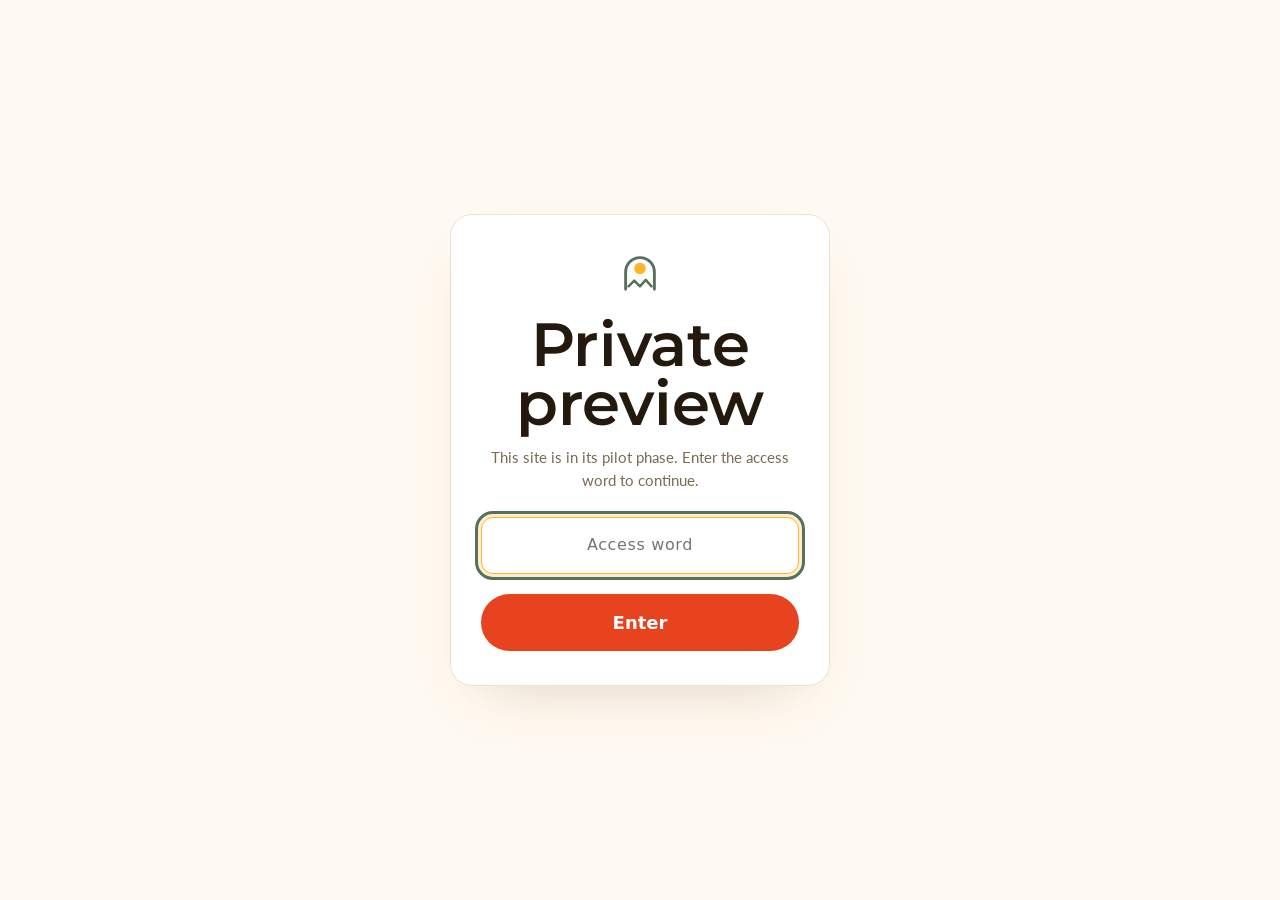
<file: guide.html>
<!DOCTYPE html>
<html lang="en">
<head>
<script src="assets/js/gate.js?v=2"></script>
<meta charset="UTF-8" />
<meta name="viewport" content="width=device-width, initial-scale=1.0" />
<title>Tu Andalucía — Guides</title>
<meta name="description" content="Honest guides for retiring in an Andalusian village on a small pension: real costs, taxes, healthcare, pensions abroad, and how to go back if it doesn't work." />
<meta property="og:type" content="website" />
<meta property="og:title" content="Tu Andalucía — Honest guides" />
<meta property="og:description" content="Real monthly budgets, taxes, healthcare and the written way back: the difficult questions, answered in writing." />
<meta property="og:image" content="https://tuandalucia.com/assets/og.jpg" />
<link rel="canonical" href="https://tuandalucia.com/guide.html" />
<link rel="icon" href="data:image/svg+xml,%3Csvg xmlns='http://www.w3.org/2000/svg' viewBox='0 0 64 64'%3E%3Cpath d='M12 56 V32 a20 20 0 0 1 40 0 V56' stroke='%23E8431F' stroke-width='4' fill='none' stroke-linecap='round'/%3E%3Ccircle cx='32' cy='27' r='8' fill='%23FFB527'/%3E%3C/svg%3E" />
<link rel="preconnect" href="https://fonts.googleapis.com" />
<link rel="preconnect" href="https://fonts.gstatic.com" crossorigin />
<link href="https://fonts.googleapis.com/css2?family=Montserrat:ital,wght@0,400;0,500;0,600;0,700;1,500&family=Lato:ital,wght@0,400;0,700;1,400&family=Fraunces:opsz,wght@9..144,500..700&display=swap" rel="stylesheet" />
<style>
/* GUIDE — Solana */
:root{--amber:#FFB527;--sol:#F2A93B;--terra:#E8431F;--terra2:#C2380F;--ink:#23190D;--mut:#7A6A52;
 --paper:#FFFAF1;--cream:#FFF3DF;--sand:#FBEED7;--line:#F0E2C8;--olive:#5F7A33;
 --sh:0 26px 60px -34px rgba(120,70,20,.28);--sh2:0 14px 34px -22px rgba(120,70,20,.22)}
*{box-sizing:border-box;margin:0;padding:0}
html{scroll-behavior:smooth}
body{font-family:"Hanken Grotesk",system-ui,sans-serif;background:var(--paper);color:var(--ink);line-height:1.66;font-size:18px;-webkit-font-smoothing:antialiased}
h1,h2,h3{font-family:"Big Shoulders Display",system-ui,sans-serif;font-weight:700;text-transform:uppercase;line-height:.97}
em{font-family:"Fraunces",Georgia,serif;font-style:italic;font-weight:450;text-transform:none}
::selection{background:var(--ink);color:var(--amber)}
.wrap{max-width:860px;margin:0 auto;padding:0 24px}
nav{background:rgba(255,250,241,.85);border-bottom:1.5px solid var(--line);position:sticky;top:0;z-index:10;backdrop-filter:blur(14px)}
.nav-in{display:flex;align-items:center;justify-content:space-between;height:70px;gap:14px;max-width:1180px;margin:0 auto;padding:0 26px}
.brand{display:flex;align-items:center;gap:10px;font-family:"Big Shoulders Display",sans-serif;font-weight:700;font-size:1.2rem;text-transform:uppercase;letter-spacing:.03em;color:var(--ink);text-decoration:none;white-space:nowrap}
.logo{width:26px;height:26px;color:var(--terra);flex:none}
.nav-right{display:flex;align-items:center;gap:14px}
.nav-links{display:flex;gap:22px}
.nav-links a{color:var(--ink);text-decoration:none;font-weight:600;font-size:.93rem;opacity:.85}
.nav-links a:hover{opacity:1;color:var(--terra)}
@media(max-width:880px){.nav-links{display:none}}
.lang{display:flex;border:1.5px solid var(--line);border-radius:99px;overflow:hidden;background:#fff}
.lang button{border:none;background:transparent;font-family:inherit;font-size:.7rem;font-weight:800;padding:7px 10px;cursor:pointer;color:var(--mut)}
.lang button.on{background:var(--ink);color:var(--amber)}
.nav-cta{background:var(--terra);color:#fff;text-decoration:none;font-weight:700;font-size:.9rem;padding:10px 18px;border-radius:99px;white-space:nowrap}
.nav-cta:hover{background:#ff5a2a}
@media(max-width:560px){.nav-cta{display:none}}
/* testata guida */
.ghead{background:radial-gradient(90% 120% at 85% -20%,rgba(255,181,39,.45) 0%,rgba(255,181,39,0) 60%),linear-gradient(180deg,var(--sand),var(--paper));border-bottom:1.5px solid var(--line);padding:58px 0 44px}
.ghead .emoji{font-size:2.6rem;display:block;margin-bottom:10px}
.ghead h1{font-size:clamp(2.2rem,5.6vw,3.6rem);max-width:780px}
.ghead .sub{font-family:"Fraunces",Georgia,serif;font-style:italic;font-weight:450;font-size:1.2rem;color:var(--terra2);margin-top:10px;max-width:720px}
.gmeta{display:flex;align-items:center;flex-wrap:wrap;gap:14px;margin-top:22px}
.backall{font-weight:700;font-size:.9rem;color:var(--terra);text-decoration:none}
.printbtn{display:inline-flex;align-items:center;gap:8px;font:inherit;font-weight:700;font-size:.9rem;color:var(--ink);background:#fff;border:1.5px solid var(--ink);border-radius:99px;padding:9px 18px;cursor:pointer;transition:.2s}
.printbtn:hover{background:var(--ink);color:var(--amber)}
/* corpo articolo */
article.wrap{padding-top:48px;padding-bottom:10px}
article h2{font-size:1.7rem;margin:44px 0 14px}
article h3{font-size:1.25rem;margin:30px 0 10px}
article p{margin:0 0 16px;color:#3d3122}
article ul{margin:0 0 18px 22px}
article li{margin-bottom:8px;color:#3d3122}
article strong{color:var(--ink)}
article blockquote{background:var(--sand);border-left:4px solid var(--amber);border-radius:0 14px 14px 0;padding:16px 20px;margin:22px 0;color:#54452F}
article table{width:100%;border-collapse:collapse;margin:20px 0;background:#fff;border:1.5px solid var(--line);border-radius:14px;overflow:hidden;font-size:.95rem}
article th{background:var(--cream);font-weight:800;text-align:left;padding:11px 14px;border-bottom:1.5px solid var(--line)}
article td{padding:10px 14px;border-bottom:1px solid var(--line);color:#3d3122}
article tr:last-child td{border-bottom:none}
@media(max-width:600px){article table{display:block;overflow-x:auto}}
/* altre guide */
.moreg{padding-top:34px}
.kicker{display:flex;align-items:center;gap:12px;font-size:.74rem;font-weight:800;letter-spacing:.24em;text-transform:uppercase;color:var(--terra2);margin-bottom:16px}
.kicker::before{content:"";width:30px;height:2.5px;background:var(--amber);border-radius:3px}
.gchips{display:flex;flex-wrap:wrap;gap:10px}
.gc{display:inline-flex;align-items:center;gap:8px;background:#fff;border:1.5px solid var(--line);border-radius:99px;padding:10px 18px;text-decoration:none;color:var(--ink);font-weight:600;font-size:.92rem;transition:.18s;box-shadow:var(--sh2)}
.gc:hover{border-color:var(--terra);transform:translateY(-2px);color:var(--terra)}
/* indice guide */
.gidx{padding-top:64px;padding-bottom:20px}
.gidx h1{font-size:clamp(2.4rem,6vw,4rem)}
.gidx .lede{font-size:1.2rem;color:#54452F;max-width:680px;margin-top:12px}
.cards{display:grid;grid-template-columns:1fr 1fr;gap:18px;margin-top:38px}
@media(max-width:760px){.cards{grid-template-columns:1fr}}
.card{display:flex;flex-direction:column;gap:6px;background:#fff;border:1.5px solid var(--line);border-radius:20px;padding:26px;text-decoration:none;color:inherit;box-shadow:var(--sh2);transition:transform .25s,box-shadow .25s,border-color .25s}
.card:hover{transform:translateY(-4px);box-shadow:var(--sh);border-color:var(--terra)}
.card .ic{font-size:1.8rem}
.card h2{font-size:1.3rem}
.card p{color:var(--mut);font-size:.95rem}
.card .go{color:var(--terra);font-weight:700;font-size:.9rem;margin-top:4px}
/* CTA */
.cta{margin-top:70px;background:radial-gradient(80% 90% at 80% -10%,rgba(255,181,39,.5) 0%,rgba(255,181,39,0) 60%),linear-gradient(180deg,var(--sand),var(--cream));border-top:1.5px solid var(--line);padding:60px 0 70px;text-align:center}
.cta h2{font-size:clamp(1.9rem,4.6vw,2.9rem)}
.cta .note{font-size:.92rem;color:var(--mut);margin-top:14px;max-width:520px;margin-left:auto;margin-right:auto}
.btn{display:inline-flex;align-items:center;gap:9px;font-weight:700;font-size:1.05rem;padding:16px 32px;border-radius:99px;text-decoration:none;transition:.2s;border:none;cursor:pointer;font-family:inherit;margin-top:22px}
.btn-primary{background:var(--terra);color:#fff;box-shadow:0 14px 36px -12px rgba(232,67,31,.5)}
.btn-primary:hover{background:#ff5a2a;transform:translateY(-2px)}
footer{background:var(--cream);border-top:1.5px solid var(--line);padding:28px 0;color:var(--mut);font-size:.88rem}
.foot-in{display:flex;justify-content:space-between;align-items:center;flex-wrap:wrap;gap:14px;max-width:1180px;margin:0 auto;padding:0 26px}
footer .brand{font-size:1rem}
footer a{color:var(--terra);text-decoration:none;font-weight:600}
.nf{padding:90px 0;text-align:center;color:var(--mut)}
@media (prefers-reduced-motion:reduce){*{animation-duration:.01ms !important;transition-duration:.01ms !important}}
@media print{
 nav,.gmeta,.moreg,.cta,footer{display:none !important}
 body{background:#fff;font-size:12pt}
 .ghead{background:#fff;border-bottom:2px solid #000;padding:0 0 14px}
 article blockquote{background:#fff;border:1px solid #999;border-left:4px solid #000}
 article table,article th,article td{border-color:#999}
 a{color:#000;text-decoration:none}
}
</style>
<link rel="stylesheet" href="assets/css/sage.css?v=12" />
</head>
<body>
<nav><div class="nav-in">
  <a class="brand" href="index.html"><svg class="logo" viewBox="0 0 64 64" fill="none" aria-hidden="true"><path d="M12 56 V32 a20 20 0 0 1 40 0 V56" stroke="currentColor" stroke-width="4" stroke-linecap="round"/><circle cx="32" cy="27" r="8" fill="#FFB527"/><path d="M16 52 l8 -8 8 8 8 -9 8 9" stroke="currentColor" stroke-width="3.4" stroke-linecap="round" stroke-linejoin="round"/></svg><span>Tu Andalucía</span></a>
  <div class="nav-right">
    <div class="nav-links">
      <a href="index.html#how" id="n-how">Come funziona</a>
      <a href="index.html#villages" id="n-vil">I paesi</a>
      <a href="index.html#communities" id="n-com">Le comunità</a>
    </div>
    <div class="lang" id="lang"><button data-lang="en" class="on">EN</button><button data-lang="it">IT</button><button data-lang="es">ES</button><button data-lang="de">DE</button></div>
    <a class="nav-cta" href="registrati.html" id="n-join">Unisciti</a>
  </div>
</div></nav>

<!-- vista indice -->
<section class="gidx wrap" id="gidx" style="display:none">
  <h1 id="idxTitle"></h1>
  <p class="lede" id="idxLede"></p>
  <div class="secban" style="background-image:url('https://images.pexels.com/photos/6023597/pexels-photo-6023597.jpeg?auto=compress&cs=tinysrgb&w=1500')"></div>
  <div class="cards" id="gcards"></div>
</section>

<!-- vista guida -->
<header class="ghead" id="ghead" style="display:none"><div class="wrap">
  <span class="emoji" id="gemoji"></span>
  <h1 id="gtitle"></h1>
  <div class="sub" id="gsub"></div>
  <div class="gmeta">
    <a class="backall" href="guide.html" id="backall"></a>
    <button class="printbtn" id="printbtn" type="button">🖨 <span id="printlbl"></span></button>
  </div>
</div></header>
<article class="wrap" id="gbody" style="display:none"></article>
<section class="moreg wrap" id="moreg" style="display:none">
  <div class="kicker" id="kMore"></div>
  <div class="gchips" id="gchips"></div>
</section>

<div class="nf" id="nf" style="display:none"></div>

<section class="cta">
  <div class="wrap">
    <h2 id="ctaT"></h2>
    <a class="btn btn-primary" id="ctaBtn" href="registrati.html"></a>
    <p class="note" id="ctaNote"></p>
  </div>
</section>

<footer><div class="foot-in">
  <a class="brand" href="index.html"><svg class="logo" viewBox="0 0 64 64" fill="none" aria-hidden="true"><path d="M12 56 V32 a20 20 0 0 1 40 0 V56" stroke="currentColor" stroke-width="4" stroke-linecap="round"/><circle cx="32" cy="27" r="8" fill="#FFB527"/><path d="M16 52 l8 -8 8 8 8 -9 8 9" stroke="currentColor" stroke-width="3.4" stroke-linecap="round" stroke-linejoin="round"/></svg><span>Tu Andalucía</span></a>
  <div><a href="index.html#villages" id="f-vil">I paesi</a> · <a href="registrati.html" id="f-join">Unisciti</a> · <a href="privacy.html">Privacy</a></div>
</div><div class="ta-by" style="text-align:center;margin-top:10px;font-size:.8rem;opacity:.72"><span id="f-by">A project by</span> <a href="https://puntorosso.org" style="color:inherit">puntorosso.org</a> · <a href="mailto:mail@puntorosso.org" style="color:inherit">mail@puntorosso.org</a></div></footer>

<script>
var G={"bilancio": {"slug": "bilancio", "emoji": "💶", "title": {"en": "The Honest Monthly Budget: Larva on €900–1,000 a Month", "it": "Il bilancio mensile onesto: vivere a Larva con 900-1.000 €", "es": "Presupuesto honesto: vivir en Larva con 900-1.000 € al mes", "de": "Das ehrliche Monatsbudget: Leben in Larva mit 900–1.000 €"}, "subtitle": {"en": "Every cost, line by line, for one person and for a couple — including the winter nobody mentions.", "it": "Tutte le spese, voce per voce, per una persona e per una coppia. Compreso l'inverno che nessuno racconta.", "es": "Todos los gastos, partida a partida, para una persona y para una pareja. Incluido el invierno del que nadie habla.", "de": "Alle Kosten, Posten für Posten, für eine Person und für ein Paar – samt dem Winter, den keiner erwähnt."}, "md": {"en": "How far does a pension of €900–1,000 a month really go in Larva? Here is the honest answer, line by line. Every number marked with ~ is an estimate to be confirmed on the ground. The scenario is the trial-rental stage (step 3 of the path): you buy nothing, you commit to nothing, and you pay the rent directly to the owner. We never touch your money.\n\n## The monthly table\n\n| Item | One person | A couple |\n|---|---|---|\n| Trial rent | ~€250–350 (to be confirmed) | ~€250–400 (to be confirmed) |\n| Electricity | ~€40–60 | ~€50–70 |\n| Water and rubbish | ~€15–25 | ~€20–30 |\n| Gas bottles (summer) | ~€10–15 | ~€15–20 |\n| Heating (winter) | ~€50–80 | ~€60–90 |\n| Internet and phone | ~€30 | ~€35–40 |\n| Food shopping | ~€200–250 | ~€350–450 |\n| Pharmacy | ~€10–20 | ~€20–40 |\n| Taxi and transport | ~€20–30 | ~€30–40 |\n| Bar and small pleasures | ~€40–60 | ~€60–90 |\n| Unexpected costs | ~€50 | ~€70 |\n| **Total, summer** | **~€665–890** | **~€900–1,250** |\n| **Total, winter** | **~€705–955** | **~€945–1,320** |\n\nThe summer total uses the \"gas bottles\" line; the winter total uses the \"heating\" line. Never both at once.\n\n### Where the numbers come from\n\n- The orange butane bottle has a state-regulated price in Spain: currently ~€16.35, updated every two months. In summer, one bottle a month covers cooking and hot water. In winter you will need three or four, plus electric heaters.\n- A typical Spanish electricity bill runs ~€50–65 a month on the regulated PVPC tariff, at average consumption. A small village house can stay below that.\n- Pharmacy: under current Spanish rules, pensioners in the public system with incomes below €18,000 pay 10% of the price, capped at ~€8.23 a month (to be confirmed). How this applies to S1 holders must be confirmed when you register at the health centre.\n- Food: ~€250–300 a month per person is the Spanish average. Shopping at the local market and cooking at home, you can spend less.\n\n## Healthcare is not a budget line\n\nIf you receive a state pension from an EU country, it follows you to Spain. The S1 form — ask the health institution of your home country before leaving — gives you access to Andalusian public healthcare, with the cost still carried by your home country. Larva has a medical clinic open seven days a week, with an ambulance, and a pharmacy in the village. The reference hospital is in Úbeda, ~40 km away (~50 minutes). Emergencies: 112; health emergencies in Andalucía: 061.\n\n## The comparison with a big city\n\nIn Milan, a small flat in the outskirts costs ~€750–1,000 a month in rent alone; living alone costs ~€1,400–2,000 a month in total. In Munich, a one-room flat runs ~€770–900 cold rent plus ~€150–200 in service charges. In Larva, the rent of one big-city flat covers almost your entire month. That is not magic — it is a village of ~435 people. You give up some things. Your bank account breathes.\n\n## What is NOT cheaper\n\n- **A car.** Insurance, fuel, inspections, repairs: budget ~€100–150 a month if you drive regularly. In Larva the doctor, the pharmacy and the bar are in the village, and the taxi to the next town costs ~€2 — some people manage without a car. But for trips to Úbeda and for your own freedom, a car — your own or shared with neighbours — is the realistic plan.\n- **Going home.** Flights from Granada or Málaga are not always cheap, and the airport itself is a 2–3 hour trip. Budget ~€200–400 per person per visit, to be confirmed by season.\n- **Winter.** Larva sits on a high plateau in the Sierra Mágina. Nights below zero are normal from December to February, and old village houses are often poorly insulated. Heating will cost more than you imagine, not less.\n\n## So — can you live on €900–1,000?\n\nOne person: yes, with care. In summer you will put money aside; in the hardest winter months, the high end of the table leaves little margin. A couple with two pensions has real breathing room. And if one day you buy a house (~€10,000–25,000 in the candidate villages), the rent line disappears — replaced by small but real costs: property tax (IBI), insurance, maintenance.\n\n> ⚠️ All figures marked ~ are 2026 estimates to be confirmed in person; the trial rent is agreed directly with the owner. Before moving, check your pension and tax position with a professional adviser, and confirm the S1 procedure with your home institution. We never promise grants or subsidies, and taking part costs nothing.", "it": "Fin dove arriva davvero una pensione di 900-1.000 € al mese a Larva? Ecco la risposta onesta, voce per voce. Ogni numero con la tilde (~) è una stima da confermare sul posto. Lo scenario è l'affitto di prova (tappa 3 del percorso): non compri nulla, non ti vincoli a nulla, e l'affitto lo paghi direttamente al proprietario. Noi non tocchiamo mai i tuoi soldi.\n\n## La tabella del mese\n\n| Voce | Una persona | Una coppia |\n|---|---|---|\n| Affitto di prova | ~250-350 € (da confermare) | ~250-400 € (da confermare) |\n| Luce | ~40-60 € | ~50-70 € |\n| Acqua e rifiuti | ~15-25 € | ~20-30 € |\n| Bombole gas (estate) | ~10-15 € | ~15-20 € |\n| Riscaldamento (inverno) | ~50-80 € | ~60-90 € |\n| Internet e telefono | ~30 € | ~35-40 € |\n| Spesa alimentare | ~200-250 € | ~350-450 € |\n| Farmacia | ~10-20 € | ~20-40 € |\n| Taxi e trasporti | ~20-30 € | ~30-40 € |\n| Bar e piccoli piaceri | ~40-60 € | ~60-90 € |\n| Imprevisti | ~50 € | ~70 € |\n| **Totale estate** | **~665-890 €** | **~900-1.250 €** |\n| **Totale inverno** | **~705-955 €** | **~945-1.320 €** |\n\nIl totale estivo usa la riga \"bombole gas\"; quello invernale la riga \"riscaldamento\". Mai tutte e due insieme.\n\n### Da dove vengono i numeri\n\n- La bombola arancione di butano ha un prezzo regolato dallo Stato spagnolo: oggi ~16,35 €, aggiornato ogni due mesi. D'estate una bombola al mese basta per cucina e acqua calda. D'inverno ne servono tre o quattro, più qualche stufetta elettrica.\n- La bolletta della luce media in Spagna è ~50-65 € al mese sulla tariffa regolata PVPC, con consumi medi. In una piccola casa di paese si può stare sotto.\n- Farmacia: con le regole spagnole attuali, i pensionati nel sistema pubblico con redditi sotto i 18.000 € pagano il 10% del prezzo, con un tetto di ~8,23 € al mese (da confermare). Come si applica a chi arriva col modulo S1 va confermato all'ambulatorio al momento della registrazione.\n- La spesa: ~250-300 € al mese a persona è la media spagnola. Col mercato locale e cucinando in casa si può spendere meno.\n\n## La sanità non è una voce di spesa\n\nLa pensione INPS ti viene pagata anche in Spagna. Col modulo S1 — chiedilo alla tua ASL prima di partire — entri nella sanità pubblica andalusa: il costo resta a carico dell'Italia. Se il trasferimento diventa stabile, ricordati l'iscrizione all'AIRE. A Larva c'è l'ambulatorio aperto 7 giorni su 7 con ambulanza, e la farmacia è in paese. L'ospedale di riferimento è a Úbeda, a ~40 km (~50 minuti). Emergenze: 112; emergenze sanitarie in Andalusia: 061.\n\n## Il confronto con Milano\n\nA Milano un monolocale in periferia costa ~750-1.000 € al mese di solo affitto; vivere da soli costa ~1.400-2.000 € al mese in tutto. A Larva, con l'affitto di un monolocale milanese copri quasi l'intero mese. Non è magia: è un paese di ~435 abitanti, non una metropoli. Rinunci a qualcosa. Il conto in banca respira.\n\n## Cosa NON è più economico\n\n- **L'auto.** Assicurazione, carburante, revisioni, riparazioni: metti in conto ~100-150 € al mese se la usi con regolarità. A Larva medico, farmacia e bar sono in paese, e il taxi per il paese vicino costa ~2 €: c'è chi fa senza auto. Ma per Úbeda e per la tua libertà, un'auto — tua o condivisa coi vicini — è lo scenario realistico.\n- **Tornare in Italia.** I voli da Granada o Málaga non sono sempre economici, e l'aeroporto stesso dista 2-3 ore. Metti in conto ~200-400 € a persona per ogni viaggio, da confermare secondo la stagione.\n- **L'inverno.** Larva sorge su un altopiano della Sierra Mágina, in quota. Le notti sotto zero sono normali da dicembre a febbraio, e le vecchie case di paese sono spesso poco isolate. Il riscaldamento costerà più di quanto immagini, non meno.\n\n## Allora: ce la si fa con 900-1.000 €?\n\nDa soli: sì, con attenzione. D'estate metti via qualcosa; nei mesi più duri dell'inverno, la fascia alta della tabella lascia poco margine. Una coppia con due pensioni respira davvero. E se un giorno compri casa (~10.000-25.000 € nei borghi candidati), la voce affitto sparisce — sostituita da costi piccoli ma reali: imposta sulla casa (IBI), assicurazione, manutenzione.\n\n> ⚠️ Tutte le cifre con ~ sono stime 2026 da confermare di persona; l'affitto di prova si concorda direttamente col proprietario. Prima di partire verifica pensione, fisco e residenza con un commercialista (e in Spagna con un gestor); il modulo S1 va richiesto alla tua ASL. Non promettiamo mai aiuti o incentivi economici, e partecipare non costa nulla.", "es": "¿Cuánto da de sí de verdad una pensión de 900-1.000 € al mes en Larva? Aquí tienes la respuesta honesta, partida a partida. Cada cifra marcada con ~ es una estimación que conviene confirmar sobre el terreno. El escenario es el alquiler de prueba (etapa 3 del camino): no compras nada, no te atas a nada, y el alquiler se lo pagas directamente al propietario. Nosotros nunca tocamos tu dinero.\n\n## La tabla del mes\n\n| Partida | Una persona | Una pareja |\n|---|---|---|\n| Alquiler de prueba | ~250-350 € (por confirmar) | ~250-400 € (por confirmar) |\n| Luz | ~40-60 € | ~50-70 € |\n| Agua y basura | ~15-25 € | ~20-30 € |\n| Bombonas (verano) | ~10-15 € | ~15-20 € |\n| Calefacción (invierno) | ~50-80 € | ~60-90 € |\n| Internet y teléfono | ~30 € | ~35-40 € |\n| Alimentación | ~200-250 € | ~350-450 € |\n| Farmacia | ~10-20 € | ~20-40 € |\n| Taxi y transporte | ~20-30 € | ~30-40 € |\n| Bar y pequeños placeres | ~40-60 € | ~60-90 € |\n| Imprevistos | ~50 € | ~70 € |\n| **Total verano** | **~665-890 €** | **~900-1.250 €** |\n| **Total invierno** | **~705-955 €** | **~945-1.320 €** |\n\nEl total de verano usa la fila \"bombonas\"; el de invierno, la fila \"calefacción\". Nunca las dos a la vez.\n\n### De dónde salen las cifras\n\n- La bombona naranja de butano tiene precio regulado por el Estado: hoy ~16,35 €, y se revisa cada dos meses. En verano, una bombona al mes cubre cocina y agua caliente. En invierno harán falta tres o cuatro, más alguna estufa eléctrica.\n- La factura media de la luz ronda los ~50-65 € al mes con la tarifa regulada PVPC, con un consumo medio. En una casa pequeña de pueblo se puede bajar de ahí.\n- Farmacia: con las normas actuales, los pensionistas con rentas inferiores a 18.000 € pagan el 10% del precio, con tope de ~8,23 € al mes (por confirmar). Si llegas con el formulario S1 de otro país de la UE, confirma cómo se te aplica al registrarte en el consultorio.\n- Alimentación: ~250-300 € al mes por persona es la media española. Comprando en el mercado local y cocinando en casa, se puede gastar menos.\n\n## La sanidad no es una partida de gasto\n\nSi ya cobras una pensión española, no cambia nada: tu tarjeta sanitaria te acompaña. Si tu pensión viene de otro país de la UE, el formulario S1 — lo pides a la institución sanitaria de tu país antes de mudarte — te da acceso a la sanidad pública andaluza, con el coste a cargo de tu país de origen. En Larva hay consultorio médico abierto los 7 días de la semana con ambulancia, y farmacia en el pueblo. El hospital de referencia está en Úbeda, a ~40 km (~50 minutos). Emergencias: 112; urgencias sanitarias en Andalucía: 061.\n\n## La comparación con la gran ciudad\n\nEn Madrid o Barcelona, un piso pequeño difícilmente baja de ~900-1.100 € solo de alquiler, y vivir solo supera con facilidad los ~1.500 € al mes. En Larva, con lo que cuesta solo el alquiler en la capital cubres casi el mes entero. No es magia: es un pueblo de ~435 habitantes, no una metrópoli. Renuncias a algunas cosas. Tu cuenta respira.\n\n## Lo que NO es más barato\n\n- **El coche.** Seguro, gasolina, ITV, averías: cuenta ~100-150 € al mes si lo usas con regularidad. En Larva el médico, la farmacia y el bar están en el pueblo, y el taxi al pueblo de al lado cuesta ~2 €: hay quien vive sin coche. Pero para Úbeda y para tu libertad, un coche — propio o compartido con vecinos — es el escenario realista.\n- **Volver a casa.** Si tu familia está lejos, los vuelos desde Granada o Málaga no siempre son baratos, y el propio aeropuerto está a 2-3 horas. Cuenta ~200-400 € por persona y viaje, por confirmar según temporada.\n- **El invierno.** Larva está en el altiplano de Sierra Mágina, a bastante altitud. Las noches bajo cero son normales de diciembre a febrero, y las casas viejas de pueblo suelen estar mal aisladas. La calefacción costará más de lo que imaginas, no menos.\n\n## Entonces, ¿se puede vivir con 900-1.000 €?\n\nUna persona sola: sí, con cabeza. En verano ahorras algo; en los meses más duros del invierno, la parte alta de la tabla deja poco margen. Una pareja con dos pensiones respira de verdad. Y si un día compras casa (~10.000-25.000 € en los pueblos candidatos), la partida del alquiler desaparece — sustituida por gastos pequeños pero reales: IBI, seguro, mantenimiento.\n\n> ⚠️ Todas las cifras con ~ son estimaciones de 2026 a confirmar en persona; el alquiler de prueba se acuerda directamente con el propietario. Antes de mudarte, revisa tu situación fiscal y de pensión con un gestor o asesor profesional, y confirma el trámite del S1 con la institución de tu país. Nunca prometemos ayudas ni incentivos económicos, y participar no cuesta nada.", "de": "Wie weit reicht eine Rente von 900–1.000 € im Monat wirklich in Larva? Hier ist die ehrliche Antwort, Posten für Posten. Jede Zahl mit Tilde (~) ist eine Schätzung, die du vor Ort prüfen solltest. Das Szenario ist die Probemiete (Etappe 3 des Wegs): Du kaufst nichts, du bindest dich an nichts, und die Miete zahlst du direkt an den Eigentümer. Wir fassen dein Geld nie an.\n\n## Die Monatstabelle\n\n| Posten | Eine Person | Ein Paar |\n|---|---|---|\n| Probemiete | ~250–350 € (zu bestätigen) | ~250–400 € (zu bestätigen) |\n| Strom | ~40–60 € | ~50–70 € |\n| Wasser und Müllgebühr | ~15–25 € | ~20–30 € |\n| Gasflaschen (Sommer) | ~10–15 € | ~15–20 € |\n| Heizung (Winter) | ~50–80 € | ~60–90 € |\n| Internet und Telefon | ~30 € | ~35–40 € |\n| Lebensmittel | ~200–250 € | ~350–450 € |\n| Apotheke | ~10–20 € | ~20–40 € |\n| Taxi und Fahrten | ~20–30 € | ~30–40 € |\n| Bar und kleine Freuden | ~40–60 € | ~60–90 € |\n| Unvorhergesehenes | ~50 € | ~70 € |\n| **Gesamt Sommer** | **~665–890 €** | **~900–1.250 €** |\n| **Gesamt Winter** | **~705–955 €** | **~945–1.320 €** |\n\nDie Sommersumme rechnet mit der Zeile \"Gasflaschen\", die Wintersumme mit der Zeile \"Heizung\". Nie beide zugleich.\n\n### Woher die Zahlen kommen\n\n- Die orangefarbene Butangasflasche hat in Spanien einen staatlich regulierten Preis: aktuell ~16,35 €, alle zwei Monate neu festgelegt. Im Sommer reicht eine Flasche im Monat für Kochen und Warmwasser. Im Winter brauchst du drei bis vier, dazu elektrische Heizgeräte.\n- Eine durchschnittliche spanische Stromrechnung liegt bei ~50–65 € im Monat im regulierten PVPC-Tarif, bei mittlerem Verbrauch. Ein kleines Dorfhaus kann darunter bleiben.\n- Apotheke: Nach den aktuellen spanischen Regeln zahlen Rentner im öffentlichen System mit Einkommen unter 18.000 € zehn Prozent des Preises, gedeckelt auf ~8,23 € im Monat (zu bestätigen). Wie das für S1-Versicherte gilt, klärst du bei der Anmeldung im Gesundheitszentrum.\n- Lebensmittel: ~250–300 € im Monat pro Person ist der spanische Durchschnitt. Mit dem örtlichen Markt und eigener Küche geht es günstiger.\n\n## Die Gesundheitsversorgung ist kein Kostenposten\n\nDie Deutsche Rentenversicherung zahlt dir deine Rente auch nach Spanien. Mit dem Formular S1 — das bekommst du vor dem Umzug von deiner gesetzlichen Krankenkasse — bist du im andalusischen öffentlichen Gesundheitssystem versorgt; die Kosten trägt weiterhin Deutschland. Kläre mit deiner Krankenkasse auch, was ein dauerhafter Wegzug für Pflegeversicherung und Zusatzleistungen bedeutet. In Larva gibt es eine Arztpraxis, die an 7 Tagen die Woche geöffnet ist, mit Krankenwagen, und eine Apotheke im Ort. Das zuständige Krankenhaus liegt in Úbeda, ~40 km entfernt (~50 Minuten). Notruf: 112; medizinischer Notruf in Andalusien: 061.\n\n## Der Vergleich mit München\n\nIn München kostet eine 1-Zimmer-Wohnung ~770–900 € Kaltmiete plus ~150–200 € Nebenkosten. Wer allein lebt, braucht insgesamt ~1.800–2.400 € im Monat. In Larva deckt allein die Münchner Miete fast deinen ganzen Monat. Das ist keine Zauberei: Es ist ein Dorf mit ~435 Einwohnern, keine Großstadt. Du verzichtest auf manches. Dein Konto atmet auf.\n\n## Was NICHT billiger ist\n\n- **Das Auto.** Versicherung, Sprit, die spanische ITV (wie der TÜV), Reparaturen: Rechne mit ~100–150 € im Monat bei regelmäßiger Nutzung. In Larva sind Arzt, Apotheke und Bar im Ort, und das Taxi ins Nachbardorf kostet ~2 € — manche kommen ohne Auto aus. Aber für Úbeda und für deine Unabhängigkeit ist ein Auto — eigenes oder mit Nachbarn geteilt — das realistische Szenario.\n- **Heimflüge.** Flüge ab Granada oder Málaga nach Deutschland sind nicht immer günstig, und schon der Weg zum Flughafen dauert 2–3 Stunden. Rechne mit ~200–400 € pro Person und Besuch, je nach Saison zu bestätigen.\n- **Der Winter.** Larva liegt auf einer Hochebene der Sierra Mágina. Nächte unter null Grad sind von Dezember bis Februar normal, und alte Dorfhäuser sind oft schlecht isoliert. Das Heizen kostet mehr, als du denkst — nicht weniger.\n\n## Also: Reichen 900–1.000 €?\n\nAllein: ja, mit Umsicht. Im Sommer legst du etwas zurück; in den härtesten Wintermonaten lässt das obere Ende der Tabelle wenig Spielraum. Ein Paar mit zwei Renten hat echten Puffer. Und wenn du eines Tages ein Haus kaufst (~10.000–25.000 € in den Kandidatendörfern), fällt die Mietzeile weg — ersetzt durch kleine, aber reale Posten: Grundsteuer (IBI), Versicherung, Instandhaltung.\n\n> ⚠️ Alle Zahlen mit ~ sind Schätzungen von 2026, vor Ort zu bestätigen; die Probemiete vereinbarst du direkt mit dem Eigentümer. Kläre vor dem Umzug Rente, Steuern und Krankenversicherung mit einem Steuerberater und deiner Krankenkasse; das S1 beantragst du dort. Wir versprechen nie Zuschüsse oder finanzielle Anreize, und die Teilnahme kostet nichts."}}, "ritorno": {"slug": "ritorno", "emoji": "🔙", "title": {"en": "If it doesn't work out, you go home", "it": "Se non funziona, torni a casa", "es": "Si no funciona, vuelves a casa", "de": "Wenn es nicht passt, gehst du zurück"}, "subtitle": {"en": "Our written exit policy: what going back costs at each of the 4 steps — in euros and in practice.", "it": "La nostra regola di uscita, scritta: cosa costa tornare indietro in ogni tappa, in euro e in pratica.", "es": "Nuestra política de salida por escrito: qué cuesta volver en cada etapa, en euros y en la práctica.", "de": "Unsere schriftliche Ausstiegsregel: was der Rückzug in jeder Etappe kostet — in Euro und in der Praxis."}, "md": {"en": "## If it doesn't work out, you go home\n\nBefore you read anything else on this site, read this page. It answers the question most people are too polite to ask out loud: \"And if I hate it — what then?\"\n\nThe honest answer: **you go home.** And here we explain exactly what that costs, step by step. We walk the 4-step path backwards, from the easiest exit to the hardest.\n\n### Walking away after Step 1: meeting the community online\n\n**Cost: zero. Loss: zero.**\n\nStep 1 happens from your sofa. Video calls, messages, getting to know the people who might become your neighbours in Larva. You sign nothing. You pay nothing. There are no fees, no membership, no penalty clauses — participating costs nothing, by design.\n\nIf after three weeks or three months you think \"this isn't for me\", you say so and that's that. Nobody chases you. There is nothing to cancel.\n\n### Walking away after Step 2: the exploratory trip\n\n**Cost: the trip itself, which you pay for. ~€300–500 (to be confirmed), depending on where you travel from.**\n\nYou come and see Larva with your own eyes. Flights or trains, a few nights' accommodation, meals. That money is spent whether you stay or not — and that's the whole point. A few hundred euros to find out, before any commitment, whether this life fits you: that is cheap insurance.\n\nIf you go home and decide it's a no, you've lost the price of a holiday — and gained an answer. You stop wondering.\n\n### Walking away during Step 3: the trial rental\n\n**Cost: what your rental contract with the owner says. Usually one month's rent, sometimes a deposit.**\n\nHere a real contract enters the picture — between **you and the property owner**, not with us. We never touch your money. No commission, no markup, ever.\n\nWhat you risk depends on that contract: typically the current month and possibly a deposit, as agreed with the owner. Read the notice terms before signing. If you leave mid-month, you generally lose that month — not more. Your home in your own country is still there, because we tell everyone: **don't sell anything to do the trial.** And as long as you keep your official residence at home, nothing changes with your pension — it arrives as it always has.\n\n### Walking away after Step 4: buying a house\n\n**This is the least reversible step — and that's exactly why it comes last.**\n\nIn Spain, buying property costs **~10–12% on top of the price** in taxes, notary and registration fees (to be confirmed for your specific case — always use a notary and an independent adviser). On a €15,000 village house that's ~€1,500–1,800 you don't get back. Selling again takes time in a small village, and you may sell for less than you paid.\n\nThis is why our rule is firm: **buy only after living the trial rental.** Never on the first visit, never on enthusiasm alone.\n\n### The table, at a glance\n\n| Step | If you walk away, you lose |\n|---|---|\n| 1. Meet the community online | Nothing. €0, no contract, no penalty |\n| 2. Exploratory trip | The trip cost: ~€300–500 (to be confirmed), paid by you |\n| 3. Trial rental | Rent/deposit per your contract with the owner |\n| 4. Buying a house | ~10–12% purchase costs + resale time and risk |\n\n### Going back is not failing\n\nWe expect some people to return home. That is the system **working**, not breaking. The trial exists so the wrong fit shows up early and cheaply.\n\n> \"I came back after two months. Nobody made me feel bad about it. Now I know, instead of wondering forever.\" — that is the sentence we want anyone who leaves to be able to say.\n\nIf you decide to return: you tell the owner per your contract, you tell us (a phone call is enough), and you go home. No exit interview, no penalty, no shame.\n\n> ⚠️ Honest note: trip costs (~€300–500) and Spanish purchase costs (~10–12%) are estimates to be confirmed for your case. Rental terms depend entirely on your contract with the owner — read it before signing. Before any purchase, consult a notary and an independent tax adviser.", "it": "## Se non funziona, torni a casa\n\nPrima di leggere qualsiasi altra pagina di questo sito, leggi questa. Risponde alla domanda che quasi nessuno fa ad alta voce: \"E se poi mi pento?\"\n\nLa risposta onesta è: **torni a casa.** E qui ti spieghiamo esattamente quanto costa, tappa per tappa. Percorriamo le 4 tappe al contrario: dall'uscita più facile a quella più difficile.\n\n### Ritirarsi dopo la Tappa 1: conoscere la comunità online\n\n**Costo: zero. Perdita: zero.**\n\nLa Tappa 1 si fa dal divano di casa tua. Videochiamate, messaggi, conoscere le persone che potrebbero diventare i tuoi vicini a Larva. Non firmi nulla. Non paghi nulla. Niente quote, niente iscrizioni, niente penali: partecipare non costa nulla, per scelta.\n\nSe dopo tre settimane o tre mesi pensi \"non fa per me\", lo dici e finisce lì. Nessuno insiste. Non c'è nulla da disdire.\n\n### Ritirarsi dopo la Tappa 2: il viaggio esplorativo\n\n**Costo: il viaggio, che paghi tu. ~300–500€ (da confermare), a seconda di dove parti.**\n\nVieni a vedere Larva con i tuoi occhi. Volo o treno, qualche notte, i pasti. Quei soldi li spendi comunque, che tu resti o no — ed è proprio questo il senso. Qualche centinaio di euro per scoprire prima di ogni impegno se questa vita fa per te: è un'assicurazione che costa poco.\n\nSe torni e decidi di no, hai perso il prezzo di una vacanza — e hai guadagnato una risposta. Smetti di chiedertelo.\n\n### Ritirarsi durante la Tappa 3: l'affitto di prova\n\n**Costo: quello che dice il tuo contratto d'affitto col proprietario. Di solito una mensilità, a volte una caparra.**\n\nQui entra in gioco un contratto vero — tra **te e il proprietario di casa**, non con noi. Noi non tocchiamo mai i tuoi soldi: zero commissioni, zero ricarichi, sempre.\n\nCosa rischi dipende da quel contratto: in genere la mensilità in corso ed eventualmente la caparra, come pattuito col proprietario. Leggi i termini di disdetta prima di firmare. Se te ne vai a metà mese, di norma perdi quel mese — non di più. La tua casa in Italia è ancora lì, perché lo diciamo a tutti: **per la prova non si vende nulla.** E finché mantieni la residenza in Italia, con INPS non cambia niente: la pensione arriva come sempre.\n\n### Ritirarsi dopo la Tappa 4: l'acquisto della casa\n\n**È la tappa meno reversibile — ed è esattamente per questo che viene per ultima.**\n\nIn Spagna comprare casa costa il **~10–12% in più del prezzo** tra imposte, notaio e registri (da confermare per il tuo caso: serve sempre un notaio e un consulente indipendente). Su una casa da 15.000€ sono ~1.500–1.800€ che non rivedi. Rivendere in un borgo piccolo richiede tempo, e potresti rivendere a meno di quanto hai pagato.\n\nPer questo la nostra regola è ferma: **si compra solo dopo aver vissuto l'affitto di prova.** Mai alla prima visita, mai sull'onda dell'entusiasmo. Anche per AIRE e residenza: nessun passo anagrafico definitivo prima di essere sicuri — e per quello, parla con un commercialista.\n\n### La tabella, in un colpo d'occhio\n\n| Tappa | Se ti ritiri, perdi |\n|---|---|\n| 1. Conosci la comunità online | Nulla. 0€, nessun contratto, nessuna penale |\n| 2. Viaggio esplorativo | Il costo del viaggio: ~300–500€ (da confermare), a carico tuo |\n| 3. Affitto di prova | Mensilità/caparra secondo il contratto col proprietario |\n| 4. Acquisto casa | ~10–12% di costi di compravendita + tempi e rischio di rivendita |\n\n### Tornare non è fallire\n\nCi aspettiamo che qualcuno torni a casa. Vuol dire che il sistema **funziona**, non che si è rotto. La prova esiste apposta: perché un'idea sbagliata si scopra presto e costi poco.\n\n> \"Sono tornato dopo due mesi. Nessuno mi ha fatto pesare niente. Adesso lo so, invece di chiedermelo per sempre.\" — è la frase che vogliamo possa dire chi va via.\n\nSe decidi di tornare: avvisi il proprietario come da contratto, avvisi noi (basta una telefonata) e torni a casa. Nessun colloquio d'uscita, nessuna penale, nessuna vergogna.\n\n> ⚠️ Nota di onestà: i costi del viaggio (~300–500€) e i costi di compravendita in Spagna (~10–12%) sono stime da confermare per il tuo caso. Le condizioni dell'affitto dipendono solo dal tuo contratto col proprietario: leggilo prima di firmare. Prima di comprare, e per residenza/AIRE/fisco, consulta un notaio e un commercialista.", "es": "## Si no funciona, vuelves a casa\n\nAntes de leer cualquier otra página de esta web, lee esta. Responde a la pregunta que casi nadie hace en voz alta: \"¿Y si me arrepiento?\"\n\nLa respuesta honesta es: **vuelves a casa.** Y aquí te explicamos exactamente cuánto cuesta, etapa por etapa. Recorremos las 4 etapas al revés: de la salida más fácil a la más difícil.\n\n### Retirarte tras la Etapa 1: conocer la comunidad online\n\n**Coste: cero. Pérdida: cero.**\n\nLa Etapa 1 se hace desde el sofá de tu casa. Videollamadas, mensajes, conocer a las personas que podrían ser tus vecinos en Larva. No firmas nada. No pagas nada. Sin cuotas, sin inscripciones, sin penalizaciones: participar no cuesta nada, por principio.\n\nSi después de tres semanas o tres meses piensas \"esto no es para mí\", lo dices y se acabó. Nadie te persigue. No hay nada que cancelar.\n\n### Retirarte tras la Etapa 2: el viaje exploratorio\n\n**Coste: el viaje, que pagas tú. ~300–500 € (por confirmar), según desde dónde vengas.**\n\nVienes a ver Larva con tus propios ojos. Avión o tren, unas noches de alojamiento, las comidas. Ese dinero lo gastas igual, te quedes o no — y ese es precisamente el sentido. Unos cientos de euros para descubrir, antes de cualquier compromiso, si esta vida va contigo: es un seguro barato.\n\nSi vuelves y decides que no, has perdido el precio de unas vacaciones — y has ganado una respuesta. Dejas de preguntártelo.\n\n### Retirarte durante la Etapa 3: el alquiler de prueba\n\n**Coste: lo que diga tu contrato de alquiler con el propietario. Normalmente una mensualidad, a veces una fianza.**\n\nAquí entra en juego un contrato de verdad — entre **tú y el propietario de la vivienda**, no con nosotros. Nosotros nunca tocamos tu dinero: cero comisiones, cero recargos, siempre.\n\nLo que arriesgas depende de ese contrato: normalmente la mensualidad en curso y, en su caso, la fianza, según lo pactado con el propietario. Lee las condiciones de aviso antes de firmar. Si te vas a mitad de mes, por lo general pierdes ese mes — no más. Tu casa en tu país sigue ahí, porque se lo decimos a todos: **para la prueba no se vende nada.** Y mientras mantengas tu residencia en tu país, tu pensión no cambia: te llega igual que siempre.\n\n### Retirarte tras la Etapa 4: la compra de la casa\n\n**Es la etapa menos reversible — y exactamente por eso va la última.**\n\nEn España comprar una vivienda cuesta un **~10–12 % más del precio** entre impuestos, notaría y registro (por confirmar en tu caso: hace falta siempre notario y un asesor independiente). En una casa de 15.000 € son ~1.500–1.800 € que no recuperas. Revender en un pueblo pequeño lleva tiempo, y puede que vendas por menos de lo que pagaste.\n\nPor eso nuestra regla es firme: **se compra solo después de vivir el alquiler de prueba.** Nunca en la primera visita, nunca llevado por el entusiasmo.\n\n### La tabla, de un vistazo\n\n| Etapa | Si te retiras, pierdes |\n|---|---|\n| 1. Conocer la comunidad online | Nada. 0 €, sin contrato, sin penalización |\n| 2. Viaje exploratorio | El coste del viaje: ~300–500 € (por confirmar), a tu cargo |\n| 3. Alquiler de prueba | Mensualidad/fianza según tu contrato con el propietario |\n| 4. Compra de la casa | ~10–12 % de gastos de compraventa + tiempo y riesgo de reventa |\n\n### Volver no es fracasar\n\nContamos con que alguna persona vuelva a casa. Eso significa que el sistema **funciona**, no que se ha roto. La prueba existe para eso: para que un error se descubra pronto y cueste poco.\n\n> \"Volví a los dos meses. Nadie me lo reprochó. Ahora lo sé, en vez de preguntármelo toda la vida.\" — eso es lo que queremos que pueda decir quien se va.\n\nSi decides volver: avisas al propietario según tu contrato, nos avisas a nosotros (basta una llamada) y vuelves a casa. Sin entrevista de salida, sin penalización, sin vergüenza.\n\n> ⚠️ Nota de honestidad: los costes del viaje (~300–500 €) y los gastos de compraventa en España (~10–12 %) son estimaciones por confirmar en tu caso. Las condiciones del alquiler dependen solo de tu contrato con el propietario: léelo antes de firmar. Antes de comprar, consulta a un notario y a un asesor fiscal independiente.", "de": "## Wenn es nicht passt, gehst du zurück\n\nBevor du irgendeine andere Seite hier liest, lies diese. Sie beantwortet die Frage, die sich kaum jemand laut zu stellen traut: \"Und wenn ich es bereue — was dann?\"\n\nDie ehrliche Antwort: **Du gehst zurück nach Hause.** Und hier steht genau, was das kostet — Etappe für Etappe. Wir gehen die 4 Etappen rückwärts durch: vom leichtesten Ausstieg zum schwersten.\n\n### Ausstieg nach Etappe 1: die Gemeinschaft online kennenlernen\n\n**Kosten: null. Verlust: null.**\n\nEtappe 1 findet auf deinem Sofa statt. Videoanrufe, Nachrichten, die Menschen kennenlernen, die deine Nachbarn in Larva werden könnten. Du unterschreibst nichts. Du zahlst nichts. Keine Beiträge, keine Mitgliedschaft, keine Vertragsstrafen — die Teilnahme kostet nichts, ganz bewusst.\n\nWenn du nach drei Wochen oder drei Monaten denkst \"das ist nichts für mich\", sagst du es — und das war's. Niemand hakt nach. Es gibt nichts zu kündigen.\n\n### Ausstieg nach Etappe 2: die Erkundungsreise\n\n**Kosten: die Reise selbst, die du bezahlst. ~300–500 € (noch zu bestätigen), je nach Abreiseort.**\n\nDu siehst dir Larva mit eigenen Augen an. Flug oder Bahn, ein paar Übernachtungen, Essen. Dieses Geld ist ausgegeben, ob du bleibst oder nicht — und genau darum geht es. Ein paar hundert Euro, um vor jeder Verpflichtung herauszufinden, ob dieses Leben zu dir passt: Das ist eine günstige Versicherung.\n\nWenn du heimfährst und Nein sagst, hast du den Preis eines Urlaubs verloren — und eine Antwort gewonnen. Du musst dich nicht mehr fragen.\n\n### Ausstieg während Etappe 3: das Probewohnen zur Miete\n\n**Kosten: das, was dein Mietvertrag mit dem Eigentümer vorsieht. Meist eine Monatsmiete, manchmal eine Kaution.**\n\nHier kommt ein echter Vertrag ins Spiel — zwischen **dir und dem Hauseigentümer**, nicht mit uns. Wir fassen dein Geld nie an: keine Provision, kein Aufschlag, niemals.\n\nWas du riskierst, steht in diesem Vertrag: in der Regel die laufende Monatsmiete und gegebenenfalls die Kaution, wie mit dem Eigentümer vereinbart. Lies die Kündigungsbedingungen, bevor du unterschreibst. Gehst du mitten im Monat, verlierst du normalerweise diesen Monat — nicht mehr. Deine Wohnung in Deutschland ist noch da, denn das sagen wir allen: **Fürs Probewohnen wird nichts verkauft.** Solange du deinen Wohnsitz in Deutschland behältst, ändert sich bei der Deutschen Rentenversicherung und deiner Krankenkasse nichts — die Rente kommt wie immer.\n\n### Ausstieg nach Etappe 4: der Hauskauf\n\n**Das ist die am wenigsten umkehrbare Etappe — und genau deshalb kommt sie zuletzt.**\n\nIn Spanien kostet ein Hauskauf **~10–12 % zusätzlich zum Kaufpreis** an Steuern, Notar und Grundbuch (für deinen Fall zu bestätigen — immer mit Notar und unabhängiger Beratung). Bei einem Dorfhaus für 15.000 € sind das ~1.500–1.800 €, die du nicht wiedersiehst. Der Wiederverkauf in einem kleinen Dorf braucht Zeit, und womöglich verkaufst du unter dem Kaufpreis.\n\nDeshalb ist unsere Regel eindeutig: **Gekauft wird erst nach dem Probewohnen.** Nie beim ersten Besuch, nie aus reiner Begeisterung. Und bevor du deinen Wohnsitz endgültig verlegst: Sprich mit einem Steuerberater, der sich mit Rente und Krankenversicherung im EU-Ausland auskennt.\n\n### Die Tabelle auf einen Blick\n\n| Etappe | Wenn du aussteigst, verlierst du |\n|---|---|\n| 1. Gemeinschaft online kennenlernen | Nichts. 0 €, kein Vertrag, keine Strafe |\n| 2. Erkundungsreise | Die Reisekosten: ~300–500 € (zu bestätigen), von dir bezahlt |\n| 3. Probewohnen zur Miete | Miete/Kaution laut deinem Vertrag mit dem Eigentümer |\n| 4. Hauskauf | ~10–12 % Kaufnebenkosten + Zeit und Risiko beim Wiederverkauf |\n\n### Zurückgehen ist kein Scheitern\n\nWir rechnen damit, dass manche zurückgehen. Das heißt: Das System **funktioniert** — es ist nicht kaputt. Genau dafür gibt es die Probephase: damit ein Irrtum früh auffällt und wenig kostet.\n\n> \"Ich bin nach zwei Monaten zurück. Niemand hat mir ein schlechtes Gewissen gemacht. Jetzt weiß ich es — statt mich ewig zu fragen.\" — wer geht, soll genau das sagen können.\n\nWenn du zurückwillst: Du informierst den Eigentümer laut Vertrag, sagst uns Bescheid (ein Anruf genügt) und fährst heim. Kein Abschlussgespräch, keine Strafe, keine Scham.\n\n> ⚠️ Ehrlichkeitshinweis: Reisekosten (~300–500 €) und spanische Kaufnebenkosten (~10–12 %) sind Schätzungen, die für deinen Fall zu bestätigen sind. Die Mietbedingungen regelt allein dein Vertrag mit dem Eigentümer — lies ihn vor der Unterschrift. Vor einem Kauf und bei Fragen zu Wohnsitz, Rente und Krankenkasse: Notar und unabhängigen Steuerberater hinzuziehen."}}, "pensione": {"emoji": "🏦", "slug": "pensione", "title": {"en": "Your pension, paid in Spain: step by step", "it": "La pensione sul conto spagnolo, passo-passo", "es": "Tu pensión cobrada en España, paso a paso", "de": "Deine Rente in Spanien: Schritt für Schritt"}, "subtitle": {"en": "Your state pension follows you anywhere in the EU, with no cuts. Here is what to do and who to call.", "it": "La pensione INPS ti segue in Spagna senza tagli. Cosa fare, chi chiamare e con quali tempi.", "es": "Tu pensión pública te sigue a España sin recortes. Qué hacer, a quién llamar y con qué plazos.", "de": "Deine gesetzliche Rente kommt ohne Kürzung nach Spanien. Was zu tun ist — und wen du anrufst."}, "md": {"it": "## La buona notizia, subito\n\nLa tua pensione non si blocca se ti trasferisci in Spagna. È un diritto scritto nel regolamento europeo 883/2004: le pensioni si \"esportano\" in tutta l'Unione Europea, senza tagli e senza permessi speciali. L'INPS continua a pagarti, ogni mese, l'importo che ti spetta.\n\nQuello che cambia è una cosa sola: dove arrivano i soldi. E qui hai due strade, entrambe legittime.\n\n## Le tue due opzioni\n\n| | Tieni il conto italiano | Apri un conto spagnolo |\n|---|---|---|\n| Cosa fare con l'INPS | Nulla: la pensione arriva come oggi | Comunicare il nuovo IBAN |\n| Come prelevi | Bancomat in Spagna (occhio alle commissioni) | In paese o nel paese vicino |\n| Verifica \"esistenza in vita\" | Di norma no | Sì, una volta l'anno (vedi sotto) |\n\nMolte persone, nei primi mesi, tengono semplicemente il conto italiano e prelevano in Spagna con la carta. Funziona, ed è la scelta prudente: decidi con calma, in linea con il nostro percorso reversibile. Chiedi prima alla tua banca quanto costa un prelievo all'estero: in zona euro spesso poco o nulla, ma le condizioni variano da banca a banca.\n\n## Passo-passo: la pensione sul conto spagnolo\n\n**Passo 1 — Apri il conto in Spagna.** Servono passaporto o carta d'identità e il NIE (il numero di identificazione per stranieri). Fatti scrivere IBAN e BIC.\n\n**Passo 2 — Vai al patronato.** I patronati (ACLI, INCA, INAS e altri) assistono i pensionati gratuitamente, e hanno sedi anche in Spagna. Ti aiutano a presentare la domanda di variazione dell'ufficio pagatore. È la strada più semplice se non usi internet.\n\n**Passo 3 — Oppure fai da te online.** Sul sito inps.it, entrando con SPID o CIE, c'è il servizio \"Cambiare le coordinate di accredito della pensione\". Il sistema prepara un modulo (AP03 o AP04) che la nuova banca deve timbrare e firmare; poi lo ricarichi online e confermi l'invio.\n\n**Passo 4 — Aspetta la prima rata.** La variazione decorre di norma dalla prima rata utile, spesso il mese successivo (~1-2 mesi di prudenza, da confermare col patronato). Non chiudere il conto italiano finché non vedi il primo accredito in Spagna.\n\nI pagamenti INPS all'estero sono gestiti da Citibank per conto dell'INPS: non è una stranezza, è il fornitore ufficiale.\n\n## La verifica di \"esistenza in vita\": cos'è e come funziona\n\nUna volta l'anno, chi riscuote la pensione all'estero riceve da Citibank un modulo. Serve a confermare che la pensione arriva alla persona giusta. È routine e riguarda tutti: non sei sotto controllo speciale.\n\nIn pratica:\n\n- il modulo arriva per posta (per chi vive in Spagna di solito nella seconda metà dell'anno; le date cambiano ogni anno);\n- lo fai firmare e timbrare da un \"testimone accettabile\": il patronato o il consolato sono le strade più comuni, e il patronato lo fa gratis;\n- lo rispedisci entro la scadenza indicata sulla lettera.\n\nSe il modulo non torna indietro, prima ti pagano una rata in contanti tramite Western Union, poi la pensione viene sospesa finché non rispondi. Sospesa, non persa: si sblocca. Ma è una seccatura evitabile: segna la scadenza sul calendario. Se invece tieni l'accredito in Italia, questa verifica via Citibank di norma non ti riguarda (conferma col patronato).\n\n## Sanità: il modulo S1\n\nDa pensionato INPS hai diritto al modulo S1, che ti apre la sanità pubblica spagnola con i costi a carico dell'Italia. In Italia lo rilascia di norma la ASL (chiedi conferma al patronato): richiedilo prima di partire e registralo in Spagna all'INSS, la previdenza sociale spagnola. Ne parliamo nella guida sulla sanità.\n\n## Non dimenticare l'AIRE\n\nSe sposti la residenza in Spagna, per legge hai 90 giorni per iscriverti all'AIRE (l'anagrafe degli italiani all'estero), dal portale Fast It o tramite il consolato. È gratuita. Dal 2024 chi non si iscrive rischia una sanzione da 200 a 1.000 € per anno. E l'iscrizione serve anche all'INPS per i suoi controlli.\n\n## A chi telefonare\n\n- **INPS**: 803 164 (gratuito da fisso in Italia) oppure 06 164 164 da cellulare; dall'estero +39 06 164 164. Lun-ven 8-20, sabato 8-14, ora italiana. Risponde anche in spagnolo.\n- **Citibank, servizio pensionati INPS**: +39 02 6943 0693, operatori anche in italiano e spagnolo, lun-ven 8-20 ora italiana. Email: inps.pensionati@citi.com.\n- **Il tuo patronato**: assistenza gratuita, anche in Spagna.\n\n## Checklist da stampare\n\n- Ho chiesto alla mia banca i costi dei prelievi in Spagna\n- Ho deciso: conto italiano o conto spagnolo\n- (Se conto spagnolo) Ho IBAN e BIC scritti su carta\n- Ho il contatto di un patronato (in Italia o in Spagna)\n- Ho presentato la variazione e NON ho chiuso il vecchio conto\n- Ho segnato sul calendario la verifica di esistenza in vita\n- Ho chiesto il modulo S1 prima della partenza\n- Mi sono iscritto all'AIRE entro 90 giorni dal trasferimento\n- Ho i numeri: INPS +39 06 164 164, Citibank +39 02 6943 0693\n\n> ⚠️ Onestà fino in fondo: le date delle campagne di esistenza in vita cambiano ogni anno (verificale su inps.it o col patronato). Le commissioni bancarie variano da banca a banca. E per le tasse — dove si paga dopo il trasferimento — serve un commercialista che conosca la convenzione Italia-Spagna: questa pagina non le copre.", "de": "## Die gute Nachricht zuerst\n\nDeine gesetzliche Rente zieht mit dir um. In der EU gilt die Verordnung 883/2004: Renten werden ohne Kürzung in jedes EU-Land gezahlt — Spanien eingeschlossen. Die Deutsche Rentenversicherung sagt es selbst: Beim Umzug ins EU-Ausland ändert sich an der Rentenhöhe in den allermeisten Fällen nichts.\n\nDu musst also niemanden um Erlaubnis bitten. Du musst nur Bescheid geben — und entscheiden, auf welches Konto das Geld gehen soll.\n\n## Deine zwei Möglichkeiten\n\n| | Deutsches Konto behalten | Spanisches Konto |\n|---|---|---|\n| Aufwand | Fast keiner — nur den Umzug melden | Konto eröffnen, IBAN melden |\n| Geld abheben | Mit der Karte in Spanien (Gebühren prüfen) | Vor Ort, wie gewohnt |\n| Währung | Euro | Euro — kein Umrechnen |\n\nBeides ist erlaubt. Viele behalten am Anfang das deutsche Konto und heben in Spanien mit der Karte ab. Innerhalb der Euro-Zone kostet das oft wenig oder nichts — frag deine Bank, die Konditionen sind überall anders. Das passt auch zu unserem Weg: Jeder Schritt bleibt umkehrbar.\n\n## Schritt für Schritt\n\n**Schritt 1 — Melde den Umzug, am besten zwei Monate vorher.** Zuständig ist der Renten Service der Deutschen Post AG, der die Renten im Auftrag der Rentenversicherung auszahlt:\n\nDeutsche Post AG, Niederlassung Renten Service, 13496 Berlin. Telefon: +49 221 569 2777.\n\nAlternativ kannst du auch deinen Rentenversicherungsträger informieren.\n\n**Schritt 2 — Gib dein Konto an.** Für Zahlungen ins Ausland gibt es eigene Formulare (\"Zahlungserklärung\"), auch zweisprachig Deutsch-Spanisch. Du brauchst IBAN und BIC. Ein spanisches Konto eröffnest du mit Pass oder Personalausweis und der NIE (der spanischen Identifikationsnummer für Ausländer).\n\n**Schritt 3 — Warte die erste Zahlung ab.** Schließ dein deutsches Konto nicht, bevor die erste Rente in Spanien angekommen ist. Plane zur Sicherheit ~1–2 Monate Übergang ein.\n\n## Die Lebensbescheinigung — in Spanien meist automatisch\n\nEinmal im Jahr will der Renten Service wissen, dass es dich noch gibt. Das klingt kalt, ist aber reine Routine: Es schützt die Rentenkasse vor Missbrauch und betrifft alle im Ausland — nicht nur dich.\n\nFür Spanien gibt es eine Erleichterung: Zwischen Deutschland und Spanien läuft ein automatischer Datenabgleich. Für die meisten Rentner in Spanien erledigt sich der Lebensnachweis dadurch von selbst — ohne Formular, ohne Behördengang. Das bestätigt die Deutsche Rentenversicherung ausdrücklich.\n\nFalls doch ein Formular kommt: ausfüllen, bestätigen lassen (zum Beispiel beim Konsulat oder einer zugelassenen Stelle) und an den Renten Service zurückschicken — nicht an die Rentenversicherung. Es gibt auch den digitalen Lebensnachweis per Smartphone (über die PostIdent-App). Wer die Frist verpasst, riskiert, dass die Zahlung vorübergehend gestoppt wird — gestoppt, nicht gestrichen: Sie läuft nach der Klärung weiter.\n\n## Krankenversicherung: das Formular S1\n\nAls gesetzlich versicherter Rentner hast du Anspruch auf das Formular S1 deiner Krankenkasse. Damit wirst du in die spanische öffentliche Gesundheitsversorgung aufgenommen — die Kosten trägt weiterhin Deutschland. Beantrage das S1 bei deiner Krankenkasse, bevor du umziehst, und gib es in Spanien bei der Sozialversicherung (INSS) ab. Mehr dazu steht in unserem Gesundheits-Kapitel.\n\n## Wen du anrufst\n\n- **Deutsche Rentenversicherung, Servicetelefon**: 0800 1000 4800 (kostenlos aus Deutschland). Aus Spanien: 00800 1000 4800 aus dem Festnetz — falls die Nummer aus deinem Netz nicht funktioniert, ruf den Renten Service unter +49 221 569 2777 an. Mo–Do 8–19 Uhr, Fr 8–15:30 Uhr.\n- **Renten Service der Deutschen Post**: +49 221 569 2777.\n- **Deine Krankenkasse**: für das Formular S1.\n\nGut zu wissen: Die Rentenversicherung bietet zusammen mit dem spanischen Träger kostenlose internationale Beratungstage in spanischen Städten an.\n\n## Checkliste zum Ausdrucken\n\n- Renten Service informiert (möglichst 2 Monate vor dem Umzug)\n- Konto entschieden: deutsches behalten oder spanisches melden\n- IBAN und BIC auf Papier notiert\n- Deutsches Konto bleibt offen, bis die erste Zahlung in Spanien da ist\n- S1 bei der Krankenkasse beantragt\n- Bank nach Gebühren fürs Abheben in Spanien gefragt\n- Nummern notiert: 00800 1000 4800 und +49 221 569 2777\n\n> ⚠️ Ehrlich gesagt: Ob bei dir der automatische Lebensnachweis greift, klärst du am besten direkt mit dem Renten Service — verlass dich nicht blind darauf. Bankgebühren sind von Bank zu Bank verschieden. Und die Steuerfrage (Deutschland oder Spanien? Stichwort Doppelbesteuerungsabkommen) gehört zu einem Steuerberater, der beide Länder kennt — diese Seite ersetzt ihn nicht.", "en": "## The good news first\n\nYour state pension does not stop when you move to Spain. Under EU regulation 883/2004, state pensions are paid wherever you live in the EU — in full, with no cuts and no special permission needed. This applies to every EU country's pension: Italian, German, French, Dutch, all of them.\n\nWhat changes is only the practical part: where the money lands, and one piece of paper a year. This page walks you through both.\n\n## Your two options\n\n| | Keep your account back home | Open a Spanish account |\n|---|---|---|\n| Effort | Almost none | New account, then notify your pension office |\n| Withdrawing cash | Card at Spanish cash machines (check the fees) | Locally, like everyone else |\n| Currency | Euro to euro, if you are in the euro zone | Euro |\n\nBoth are perfectly legal. Many people simply keep their home account for the first months and withdraw in Spain with their bank card. It buys you time to decide calmly — which fits how we do things: every step stays reversible.\n\n## Step by step\n\n**Step 1 — Tell your pension institution you are moving.** Every country has one body that pays state pensions (INPS in Italy, Deutsche Rentenversicherung in Germany, and so on). Call or write before you move, give your new address, and ask two questions: \"What do you need from me?\" and \"How do I change the account you pay into?\"\n\n**Step 2 — If you want a Spanish account, open it first.** You will need your passport or ID card and an NIE (the Spanish identification number for foreigners). Ask the bank to write down your IBAN and BIC. Spain is in the SEPA area, so for euro pensions the transfer works like a domestic one. Send the details to your pension institution on their own form.\n\n**Step 3 — Do not close the old account yet.** Wait until the first payment arrives in Spain. Allow ~1–2 months of overlap, to be safe.\n\n## The \"proof of life\" letter\n\nOnce a year, most pension institutions check that pensioners living abroad are still alive. It sounds blunt, but it is routine: it protects the system from fraud, and it applies to everyone — not just you.\n\nIt usually works like this: a form arrives by post, you have it signed by an accepted witness (a consulate, a town hall, sometimes another authorised office), and you send it back by the deadline. Some countries have automated this with Spain through data exchange, so no form ever arrives. If you miss the deadline, payments are paused — paused, not lost — until you respond. Put the date on your calendar and it never becomes a problem.\n\n## Healthcare: the S1 form\n\nAs an EU state pensioner you are entitled to form S1 from your home country's health institution. Register it with the Spanish social security office (INSS) and you are covered by the Spanish public health system, with your home country paying the bill. Ask for the S1 before you move. There is more on this in our healthcare guide.\n\n**A note for UK readers:** the UK State Pension is also paid in Spain, with the yearly increases, under the UK–EU agreement — confirm the details with the International Pension Centre before you move.\n\n## Who to call\n\n- **Your national pension institution** — use the official number on its own website, and avoid lookalike sites that charge for \"help\".\n- **Europe Direct**, the EU's free information service, in any official EU language: 00 800 6 7 8 9 10 11.\n- In Spain, a **gestoría** (a licensed paperwork office, common in Spain and usually inexpensive) can handle forms with you — agree the fee before you start.\n\n## Printable checklist\n\n- Called my pension institution and told them I am moving\n- Asked my bank what withdrawals in Spain cost\n- Decided: home account or Spanish IBAN\n- (If Spanish account) IBAN and BIC written down on paper\n- Old account stays open until the first payment lands in Spain\n- Asked how the proof-of-life check works and noted the date\n- Requested form S1 before departure\n\n> ⚠️ Being straight with you: procedures and deadlines differ by country and change from year to year — always confirm them by phone with your own pension institution. Bank fees vary. And tax (where you pay it after moving) is a separate question for a cross-border tax adviser — this page does not cover it.", "es": "## La buena noticia, primero\n\nTu pensión pública no se bloquea por mudarte a España. El reglamento europeo 883/2004 lo dice claro: las pensiones públicas se pagan en cualquier país de la Unión, íntegras, sin recortes y sin pedir permiso. Da igual que tu pensión sea italiana, alemana, francesa o de otro país de la UE: te sigue hasta el pueblo.\n\nLo único que cambia es lo práctico: a qué cuenta llega el dinero, y un papel al año. Eso es todo, y aquí lo vemos paso a paso.\n\n## Tus dos opciones\n\n| | Mantener la cuenta de tu país | Abrir una cuenta española |\n|---|---|---|\n| Trámite | Casi ninguno | Cuenta nueva y comunicar el IBAN |\n| Sacar dinero | Con tarjeta en cajeros españoles (pregunta las comisiones) | En el pueblo o en el de al lado |\n| Moneda | Euro con euro, sin cambio (en zona euro) | Euro |\n\nLas dos son legales. Mucha gente mantiene su cuenta de siempre los primeros meses y saca dinero en España con la tarjeta. Así decides con calma — y encaja con nuestro método: cada paso es reversible. Pregunta antes a tu banco qué cuesta sacar dinero fuera: en la zona euro suele ser poco o nada, pero las condiciones varían de banco a banco.\n\n## Paso a paso\n\n**Paso 1 — Avisa a tu organismo de pensiones.** Cada país tiene el suyo (INPS en Italia, Deutsche Rentenversicherung en Alemania, etcétera). Llama o escribe antes de mudarte, da tu nueva dirección y haz dos preguntas: \"¿qué necesitan de mí?\" y \"¿cómo cambio la cuenta de cobro?\".\n\n**Paso 2 — Si quieres cuenta española, ábrela primero.** Necesitarás el pasaporte o el documento de identidad y el NIE (número de identidad de extranjero). Pide al banco tu IBAN y el BIC por escrito. España está en la zona SEPA: para pensiones en euros, la transferencia funciona como una nacional. Envía los datos a tu organismo en su propio formulario.\n\n**Paso 3 — No cierres todavía la cuenta antigua.** Espera a que llegue el primer pago a España. Cuenta con ~1-2 meses de margen, por prudencia.\n\n## La \"fe de vida\"\n\nUna vez al año, casi todos los organismos comprueban que el pensionista que vive fuera sigue vivo. Suena brusco, pero es pura rutina: protege el sistema contra el fraude y se la piden a todo el mundo, no solo a ti.\n\nNormalmente funciona así: llega un formulario por correo, lo firmas ante un testigo aceptado (consulado, ayuntamiento o, a veces, otra oficina autorizada) y lo devuelves antes de la fecha límite. Algunos países ya lo han automatizado con España mediante intercambio de datos, y entonces no llega papel alguno. Si se pasa la fecha, el pago se suspende — se suspende, no se pierde — hasta que respondas. Apunta la fecha en el calendario y nunca será un problema.\n\n## Sanidad: el formulario S1\n\nComo pensionista de la UE tienes derecho al formulario S1 de tu país de origen. Lo registras en el INSS (la Seguridad Social española) y quedas dentro de la sanidad pública española, con los gastos a cargo de tu país. Pídelo antes de mudarte. Lo contamos con detalle en nuestra guía de sanidad.\n\n## A quién llamar\n\n- **Tu organismo de pensiones**: usa el número oficial de su propia web y evita webs parecidas que cobran por \"ayudarte\".\n- **Europe Direct**, el servicio de información de la UE, gratuito y en tu idioma: 00 800 6 7 8 9 10 11.\n- En España, una **gestoría** del pueblo o de la comarca puede llevarte los papeles por un precio razonable: pide presupuesto antes de empezar.\n\n## Lista para imprimir\n\n- He llamado a mi organismo de pensiones y he avisado de la mudanza\n- He preguntado a mi banco qué cuesta sacar dinero en España\n- He decidido: cuenta de mi país o IBAN español\n- (Si cuenta española) Tengo IBAN y BIC apuntados en papel\n- La cuenta antigua sigue abierta hasta ver el primer pago en España\n- Sé cómo es la fe de vida en mi caso y tengo la fecha apuntada\n- He pedido el S1 antes de salir\n\n> ⚠️ Con franqueza: los plazos y formularios cambian según el país y el año — confírmalos siempre por teléfono con tu organismo. Las comisiones bancarias varían de banco a banco. Y los impuestos (dónde tributas al mudarte) son otro tema: para eso necesitas un asesor fiscal que conozca los dos países."}}, "tasse": {"slug": "tasse", "emoji": "🧾", "title": {"en": "Taxes and double taxation, explained with examples", "it": "Tasse e doppia imposizione, spiegate con esempi", "es": "Impuestos y doble imposición, explicados con ejemplos", "de": "Steuern und Doppelbesteuerung, erklärt mit Beispielen"}, "subtitle": {"en": "Where you pay tax once you live in Spain, what the treaties say, and what is left of a small pension.", "it": "Dove paghi le tasse se vivi in Spagna, cosa dice la convenzione e quanto resta di una pensione piccola.", "es": "Dónde pagas impuestos si vives en España, qué dice el convenio y cuánto queda de una pensión pequeña.", "de": "Wo du Steuern zahlst, wenn du in Spanien lebst, was das DBA sagt und was von einer kleinen Rente bleibt."}, "md": {"it": "## Partiamo dalla domanda vera: \"dove pago le tasse?\"\n\nLa regola di base è semplice. Se in un anno passi **più di 183 giorni in Spagna**, per il fisco diventi **residente fiscale in Spagna**. Non conta dove ricevi la pensione, né dove sei nato: contano i giorni e, nei casi dubbi, dove hai casa, famiglia e interessi economici.\n\nDa quel momento, in linea di principio, dichiari in Spagna tutti i tuoi redditi. Compresa la pensione italiana.\n\n\"E quindi pago due volte?\" No. È proprio per evitarlo che Italia e Spagna hanno firmato una **convenzione contro le doppie imposizioni** (firmata nel 1977, ratificata con la legge 663/1980). La convenzione decide quale dei due Paesi può tassare la tua pensione.\n\n## Pensione privata o pubblica: la differenza che conta davvero\n\n- **Pensione INPS da lavoro privato** (operai, impiegati, commercianti, artigiani: la grande maggioranza): se sei residente fiscale in Spagna, si tassa **solo in Spagna** (articolo 18 della convenzione). L'Italia non deve trattenerti nulla.\n- **Pensione \"pubblica\"** (ex dipendenti dello Stato, enti locali e simili): resta tassata **in Italia** (articolo 19), anche se vivi in Spagna. Passa alla Spagna solo se hai anche la nazionalità spagnola. In Spagna è esente, ma può contare per calcolare l'aliquota su eventuali altri redditi.\n\nSe hai una situazione mista (anni nel pubblico e anni nel privato), fai guardare il caso a un professionista: non tirare a indovinare.\n\n**Passaggio pratico importante:** l'INPS non smette di trattenere da sola. Devi chiederle tu la pensione lorda, con l'apposito modulo per i residenti all'estero e un **certificato di residenza fiscale** rilasciato dal fisco spagnolo (Agencia Tributaria). Finché non lo fai, l'Italia continua a trattenere, e recuperare quei soldi dopo è lento.\n\n## Quanto pagheresti in Spagna: due esempi onesti\n\nIn Spagna la pensione si tassa con l'IRPF, l'equivalente della nostra IRPEF. Ma per le pensioni piccole ci sono tre sconti automatici che pesano molto (valori 2025, da confermare ogni anno):\n\n- **2.000 €** di spese forfettarie;\n- una riduzione fino a **7.302 €** per i redditi da lavoro e pensione più bassi;\n- un **minimo personale** esente: 5.550 €, che sale a **6.700 € sopra i 65 anni** e a 8.100 € sopra i 75.\n\n| | Pensione ~900 €/mese | Pensione ~1.200 €/mese |\n|---|---|---|\n| Lordo annuo (13 mensilità) | ~11.700 € | ~15.600 € |\n| Base imponibile dopo gli sconti | ~2.400 € | ~6.300 € |\n| Minimo esente (65+) | 6.700 € | 6.700 € |\n| **IRPF da pagare (65+)** | **~0 €** | **~0 €** |\n\nSì, hai letto bene: con le regole 2025, una pensione privata di ~900 o ~1.200 € al mese, per chi ha più di 65 anni, in Spagna spesso paga **poca o nessuna imposta**. Sotto i 65 anni, nel secondo esempio, parliamo di ~140 € l'anno (da confermare). Sono conti indicativi: il risultato vero dipende dalla tua situazione (altri redditi, casa, coniuge).\n\nUn dettaglio utile: se il tuo unico reddito è una pensione estera sotto ~15.876 € l'anno (soglia 2025, da confermare), potresti non essere nemmeno obbligato a presentare la dichiarazione. Spesso conviene presentarla lo stesso: mette le cose in chiaro con il fisco di entrambi i Paesi.\n\n## Tre cose pratiche da non dimenticare\n\n- **Iscrizione all'AIRE** (l'anagrafe degli italiani all'estero): è un obbligo quando ti trasferisci e aiuta a evitare contestazioni sulla residenza.\n- **Il primo anno è il più delicato**: nell'anno del trasloco rischi di essere \"conteso\" tra il fisco italiano e quello spagnolo. È il momento giusto per farti seguire.\n- **Modelo 720**: se mantieni in Italia conti o immobili sopra certe soglie (~50.000 €), in Spagna esiste una dichiarazione solo informativa. Non si paga nulla, ma dimenticarla costa caro. Da verificare col professionista.\n\n## Una consulenza vera, prima di partire\n\nQuesta pagina **non è una consulenza fiscale**. Serve a farti capire la logica e a toglierti la paura più grande: no, una pensione piccola non viene \"mangiata\" dalle tasse spagnole.\n\nPrima di trasferirti, metti in conto **1–2 ore con un commercialista** che conosca sia l'Italia sia la Spagna: poche centinaia di euro spese bene. Noi possiamo indicarti professionisti abituati a casi come il tuo; non possiamo sostituirli.\n\n> ⚠️ Tutte le cifre sono valori 2025 o stime indicate con ~, da confermare prima di ogni decisione. Pensioni pubbliche, situazioni miste e anno del trasferimento vanno verificati caso per caso con un commercialista. Fonti: convenzione Italia–Spagna, Agenzia delle Entrate, INPS, Agencia Tributaria.", "de": "## Fangen wir mit der eigentlichen Frage an: \"Wo zahle ich Steuern?\"\n\nDie Grundregel ist einfach. Verbringst du **mehr als 183 Tage im Jahr in Spanien**, bist du dort **steuerlich ansässig**. Es zählt nicht, wohin deine Rente überwiesen wird – es zählen die Tage und, im Zweifel, wo dein Lebensmittelpunkt liegt.\n\nAb dann gehören grundsätzlich alle deine Einkünfte in die spanische Steuererklärung. Auch die deutsche Rente.\n\n\"Zahle ich dann doppelt?\" Nein. Genau dafür gibt es das **Doppelbesteuerungsabkommen (DBA) zwischen Deutschland und Spanien** von 2011, das seit 2013 gilt. Es legt fest, welches Land was besteuern darf.\n\n## Was mit der gesetzlichen Rente passiert\n\nFür die Rente der **Deutschen Rentenversicherung** gilt: Spanien besteuert als Wohnsitzstaat – und Deutschland behält ein begrenztes Recht an der Quelle (Artikel 17 des DBA):\n\n- **Rentenbeginn vor 2015:** Deutschland besteuert nichts. Nur Spanien.\n- **Rentenbeginn ab 2015:** Deutschland darf **höchstens 5 % der Bruttorente** besteuern.\n- **Rentenbeginn ab 2030:** höchstens 10 %.\n\nZuständig ist das **Finanzamt Neubrandenburg** (\"Rente im Ausland\"). Es erfährt automatisch von deiner Rente und meldet sich meist schriftlich. Ignoriere diese Post nicht: Antworten kostet nichts, Schweigen kann teuer werden.\n\n**Beamtenpension?** Die bleibt in Deutschland steuerpflichtig, auch wenn du in Spanien lebst – außer du hast die spanische Staatsangehörigkeit. Betriebsrente, Riester, Rürup: eigene Regeln, unbedingt prüfen lassen.\n\n## Zwei ehrliche Beispiele\n\nSpanien behandelt die Rente wie Arbeitseinkommen (IRPF, die spanische Einkommensteuer). Für kleine Renten gibt es drei automatische Abzüge (Werte 2025, jedes Jahr neu prüfen):\n\n- **2.000 €** Pauschale;\n- eine Minderung von bis zu **7.302 €** für niedrige Einkommen;\n- ein steuerfreies \"mínimo personal\": 5.550 €, **ab 65 Jahren 6.700 €**, ab 75 Jahren 8.100 €.\n\n| | Rente ~900 €/Monat | Rente ~1.200 €/Monat |\n|---|---|---|\n| Brutto im Jahr | ~10.800 € | ~14.400 € |\n| Spanische IRPF (ab 65) | ~0 € | ~0 € |\n| Deutsche Steuer (Rentenbeginn 2015–2029) | max. ~540 €/Jahr | max. ~720 €/Jahr |\n\nAuch unter 65 bleibt es in diesen Beispielen bei null spanischer Steuer. Es sind Richtwerte: das echte Ergebnis hängt von deiner Lage ab (weitere Einkünfte, Wohnung, Ehepartner).\n\nUnd ehrlich gesagt: Wenn in Spanien null Steuer anfällt, läuft die Anrechnung der deutschen Steuer ins Leere – die bis zu 5 % bleiben dann tatsächlich hängen. Beim Beispiel mit 1.200 € sind das höchstens ~60 € im Monat. Ob es wirklich so viel wird, rechnet das Finanzamt Neubrandenburg konkret aus. Wer schon vor 2015 in Rente gegangen ist, zahlt in Deutschland gar nichts.\n\n## Praktische Punkte, die oft vergessen werden\n\n- Besorge dir die **steuerliche Ansässigkeitsbescheinigung** aus Spanien (Agencia Tributaria) – das Finanzamt fragt danach.\n- **Pflicht zur spanischen Erklärung:** Bei einer ausländischen Rente als einzigem Einkommen beginnt sie bei ~15.876 € im Jahr (Wert 2025, prüfen). Oft lohnt sich die Abgabe trotzdem – sie schafft klare Verhältnisse mit beiden Finanzämtern.\n- **Modelo 720:** Behältst du Konten oder Immobilien in Deutschland über ~50.000 €, gibt es in Spanien eine reine Informationsmeldung. Sie kostet nichts – sie zu vergessen kostet viel.\n- Das **Umzugsjahr** ist steuerlich das heikelste Jahr. Genau dann lohnt sich Begleitung.\n\n## Vor dem Umzug: 1–2 Stunden beim Profi\n\nDiese Seite ist **keine Steuerberatung**. Sie soll dir die Logik zeigen und die größte Angst nehmen: Nein, eine kleine Rente wird in Spanien nicht von Steuern \"aufgefressen\".\n\nPlane vor dem Umzug **1–2 Stunden mit einem Steuerberater** ein, der Deutschland und Spanien kennt – ein paar hundert Euro, gut angelegt. Wir können dir Fachleute nennen, die solche Fälle kennen; ersetzen können wir sie nicht.\n\n> ⚠️ Alle Zahlen sind Werte für 2025 oder Schätzungen mit ~ und müssen vor jeder Entscheidung geprüft werden. Beamtenpensionen, Betriebsrenten und das Umzugsjahr gehören in die Hände eines Steuerberaters. Quellen: DBA Deutschland–Spanien 2011, Deutsche Rentenversicherung, Finanzamt Neubrandenburg, Agencia Tributaria.", "en": "## Let's start with the real question: \"where do I pay tax?\"\n\nThe basic rule is simple. If you spend **more than 183 days a year in Spain**, you become a **tax resident of Spain**. It doesn't matter where your pension is paid from – what counts is the number of days and, in doubtful cases, where your home, family and finances are.\n\nFrom then on, in principle, you declare all your income in Spain. Including your pension from home.\n\n\"So do I pay twice?\" No. That is exactly what **double taxation treaties** are for. Spain has one with almost every EU country, and the treaty decides which country may tax your pension.\n\n## The pattern most treaties follow\n\nEvery treaty is different, but across the EU two patterns come up again and again:\n\n- **Private-sector and social-security pensions:** usually taxed **only in Spain** once you are resident there. That is how the Italian treaty works, for example. Some treaties let the origin country keep a small slice at source – Germany, for instance, keeps **up to 5%** of the gross pension for pensions that started in 2015 or later.\n- **Government-service pensions** (former civil servants): usually stay **taxed in the origin country**, even if you live in Spain – unless you hold Spanish nationality.\n\nIf your working life was a mix of both, have a professional look at your case. Don't guess.\n\nOne practical point: your home pension institution usually keeps withholding tax until you ask it to stop, with a **certificate of tax residence** issued by the Spanish tax agency (Agencia Tributaria). Do this early – refunds are slow everywhere.\n\n## What Spain actually charges on a small pension\n\nSpain taxes pensions as employment income (IRPF, the Spanish income tax). For small pensions, three automatic allowances do most of the work (2025 figures, to be confirmed each year):\n\n- a flat **€2,000** expense allowance;\n- a reduction of up to **€7,302** for low incomes;\n- a tax-free **personal minimum**: €5,550, rising to **€6,700 at 65+** and €8,100 at 75+.\n\n| | Pension ~€900/month | Pension ~€1,200/month |\n|---|---|---|\n| Gross per year | ~€10,800 | ~€14,400 |\n| Taxable base after allowances | ~€1,500 | ~€5,100 |\n| Personal minimum (65+) | €6,700 | €6,700 |\n| **Spanish tax due** | **~€0** | **~€0** |\n\nYes, you read that right: under the 2025 rules, a small private pension often pays **little or no Spanish income tax** – in these examples, zero even under 65. These are indicative numbers: the real result depends on your situation (other income, property, spouse).\n\nOne more useful detail: if your only income is a foreign pension below ~€15,876 a year (2025 threshold, to be confirmed), you may not even be required to file a Spanish return. Filing anyway is often wise – it keeps things clear with both tax offices.\n\n## Practical notes people forget\n\n- Tell the authorities at home that you have moved – most countries have a register for citizens living abroad.\n- **The year you move is the trickiest one**: both countries may see you as resident for part of it. That is the moment to get help.\n- **Modelo 720**: if you keep accounts or property at home worth over ~€50,000, Spain requires a purely informational declaration. It costs nothing – forgetting it can cost a lot.\n\n## Before you move: 1–2 hours with a professional\n\nThis page is **not tax advice**. It is here to show you the logic and take away the biggest fear: no, Spanish taxes will not \"eat\" a small pension.\n\nBefore moving, budget **1–2 hours with a tax adviser** who knows both Spain and your home country – a few hundred euros, well spent. We can point you to professionals used to cases like yours; we cannot replace them.\n\n> ⚠️ All figures are 2025 values or estimates marked with ~, to be confirmed before any decision. Government pensions, mixed careers and the year of the move need case-by-case advice from a qualified tax adviser. Sources: Spain's double taxation treaties, Agencia Tributaria.", "es": "## Empecemos por la pregunta que importa: \"¿dónde pago impuestos?\"\n\nLa regla básica es sencilla. Si pasas **más de 183 días al año en España**, te conviertes en **residente fiscal en España**. No importa desde dónde te paguen la pensión: cuentan los días y, en caso de duda, dónde están tu casa, tu familia y tus intereses económicos.\n\nA partir de ahí, en principio, declaras en España todas tus rentas. Incluida la pensión que cobras de otro país.\n\n\"¿Entonces pago dos veces?\" No. Para eso existen los **convenios de doble imposición**. España tiene uno con casi todos los países de la UE, y el convenio decide qué país puede gravar tu pensión.\n\n## El patrón que siguen casi todos los convenios\n\nCada convenio es distinto, pero se repiten dos reglas:\n\n- **Pensiones privadas y de la seguridad social:** lo habitual es que tributen **solo en España** cuando ya resides aquí. Así funciona, por ejemplo, el convenio con Italia. Algunos convenios dejan al país de origen una retención pequeña: Alemania, por ejemplo, conserva **hasta un 5%** de la pensión bruta para pensiones iniciadas desde 2015.\n- **Pensiones de funcionario:** normalmente siguen tributando **en el país que las paga**, aunque vivas en España, salvo que tengas la nacionalidad española.\n\nSi tu vida laboral mezcla las dos cosas, que lo mire un profesional. No adivines.\n\nUn detalle práctico: el organismo que paga tu pensión suele seguir reteniendo hasta que le pidas que pare, con un **certificado de residencia fiscal** que emite la Agencia Tributaria. Hazlo pronto: las devoluciones son lentas en todas partes.\n\n## ¿Cuánto se paga en España por una pensión pequeña?\n\nEn España la pensión tributa como rendimiento del trabajo (IRPF). Para las pensiones pequeñas, tres descuentos automáticos hacen casi todo el trabajo (cifras de 2025, confírmalas cada año):\n\n- **2.000 €** de gastos a tanto alzado;\n- una reducción de hasta **7.302 €** para rentas bajas;\n- un **mínimo personal** exento: 5.550 €, que sube a **6.700 € a partir de los 65 años** y a 8.100 € a partir de los 75.\n\n| | Pensión ~900 €/mes | Pensión ~1.200 €/mes |\n|---|---|---|\n| Bruto al año | ~10.800 € | ~14.400 € |\n| Base tras los descuentos | ~1.500 € | ~5.100 € |\n| Mínimo personal (65+) | 6.700 € | 6.700 € |\n| **IRPF a pagar** | **~0 €** | **~0 €** |\n\nSí, has leído bien: con las reglas de 2025, una pensión privada pequeña a menudo paga **poco o ningún IRPF** — en estos ejemplos, cero incluso por debajo de los 65 años. Son cuentas orientativas: el resultado real depende de tu situación (otras rentas, vivienda, cónyuge).\n\nOtro dato útil: si tu única renta es una pensión extranjera por debajo de ~15.876 € al año (umbral de 2025, confírmalo), puede que ni siquiera estés obligado a presentar la declaración. Aun así, muchas veces conviene presentarla: deja las cosas claras con las dos haciendas.\n\n## Lo práctico que se suele olvidar\n\n- **El año de la mudanza es el más delicado**: los dos países pueden considerarte residente durante una parte. Es el momento de pedir ayuda.\n- **Modelo 720**: si conservas en tu país de origen cuentas o inmuebles por más de ~50.000 €, en España existe una declaración solo informativa. No se paga nada, pero olvidarla sale caro.\n- Guarda todos los certificados y resoluciones: con dos haciendas de por medio, el papel es tu mejor defensa.\n\n## Antes de mudarte: 1–2 horas con un profesional\n\nEsta página **no es asesoramiento fiscal**. Sirve para que entiendas la lógica y pierdas el miedo más grande: no, los impuestos españoles no se \"comen\" una pensión pequeña.\n\nAntes de mudarte, reserva **1–2 horas con un asesor fiscal** que conozca España y tu país de origen: unos cientos de euros bien gastados. Nosotros podemos indicarte profesionales acostumbrados a casos como el tuyo; no podemos sustituirlos.\n\n> ⚠️ Todas las cifras son valores de 2025 o estimaciones marcadas con ~, pendientes de confirmar antes de cualquier decisión. Pensiones públicas, carreras mixtas y el año de la mudanza requieren un asesor fiscal cualificado. Fuentes: convenios de doble imposición de España, Agencia Tributaria."}}, "salute": {"slug": "salute", "emoji": "🩺", "title": {"en": "If I get sick in Larva: how it really works", "it": "Se mi ammalo a Larva: il percorso reale", "es": "Si me pongo enfermo en Larva: el camino concreto", "de": "Wenn ich in Larva krank werde: der konkrete Weg"}, "subtitle": {"en": "From a 3 a.m. emergency to your everyday medicines: what really happens, step by step.", "it": "Dall'emergenza alle 3 di notte ai farmaci di ogni giorno: cosa succede davvero, passo per passo.", "es": "De la urgencia a las 3 de la madrugada a las medicinas de cada día: qué pasa de verdad, paso a paso.", "de": "Vom Notfall um 3 Uhr nachts bis zum täglichen Medikament: was wirklich passiert, Schritt für Schritt."}, "md": {"it": "Trasferirsi a 60 o 70 anni in un paese di ~435 abitanti fa nascere una domanda prima di tutte le altre: «E se mi ammalo?». È una domanda giusta. Non merita rassicurazioni vaghe, ma un percorso concreto. Eccolo, scenario per scenario.\n\n## 1. Un'emergenza alle 3 di notte\n\nTi svegli con un dolore forte al petto. Cosa succede, davvero?\n\n- Chiami il **061**, il numero delle emergenze sanitarie in Andalusia, oppure il **112**, il numero unico europeo. Risponde personale che valuta i sintomi e decide cosa inviare.\n- A Larva c'è un **ambulatorio medico con ambulanza**, in paese. Nei casi seri si parte subito verso l'ospedale.\n- L'ospedale di riferimento è il **San Juan de la Cruz di Úbeda**, a ~40 km: circa 50 minuti di strada.\n- Per i casi più critici l'Andalusia ha l'**elisoccorso del 061**, gestito da EPES, l'agenzia pubblica delle emergenze. Gli elicotteri sanitari sono distribuiti nella regione, con una base a Baza (Granada), non lontano dalla Sierra Mágina. È la centrale del 061 a decidere quando farlo decollare, in base a gravità e luogo. Tempi di volo esatti su Larva: da confermare.\n\nDiciamolo chiaro: 50 minuti non sono i 15 di una grande città. In alcune emergenze i minuti contano. Questo è il compromesso vero della vita in un borgo, ed è giusto saperlo prima, non dopo.\n\n## 2. Il medico di tutti i giorni\n\nA Larva l'ambulatorio è aperto **7 giorni su 7**. Per la pressione, un'influenza, un controllo, non devi andare da nessuna parte: il medico è in paese. Una volta registrato nel sistema sanitario andaluso (vedi i 4 passi dell'S1 qui sotto), il medico di famiglia ti viene assegnato proprio lì.\n\n## 3. Malattie croniche e farmaci\n\nSe prendi farmaci tutti i giorni, questa è la parte che ti interessa di più.\n\n- L'Andalusia usa la **ricetta elettronica** (si chiama Receta XXI): il medico può prescriverti in una sola visita la terapia fino a 12 mesi. Niente file per il \"rinnovo ricette\".\n- Ritiri i farmaci nella **farmacia di Larva**, in paese, con la tessera sanitaria. Il sistema vale in tutta la Spagna.\n- Arrivi con terapie in corso? Porta la documentazione: lettere di dimissione, elenco dei farmaci con i **principi attivi**, ultimi esami. Meglio se tradotta in spagnolo. Il medico di Larva la rivede con te e carica le terapie nel sistema. I principi attivi sono gli stessi in tutta la UE; a volte cambia solo il nome commerciale.\n\n## 4. Specialisti e visite: i tempi veri\n\nIl cardiologo, l'oculista, l'ortopedico sono a Úbeda o a Jaén. E qui serve onestà: **le liste d'attesa esistono**. I dati del Servizio sanitario andaluso (SAS, giugno 2025) indicano ~127 giorni di attesa media per una prima visita specialistica in Andalusia; in provincia di Jaén di più, ~183 giorni, in calo ma ancora alta (da confermare: i dati cambiano a ogni rilevazione). Per gli interventi chirurgici non urgenti la media andalusa è ~160 giorni.\n\nDue cose vanno dette insieme:\n\n- Le **urgenze vere non aspettano**: per i casi gravi e oncologici esistono percorsi rapidi e garanzie di legge sui tempi di risposta.\n- Molti residenti integrano con una **visita privata occasionale** a Úbeda o Jaén quando non vogliono aspettare. Prezzi: da confermare caso per caso.\n\n## 5. Cosa fa la comunità\n\nIl sistema sanitario cura. La comunità fa il resto, che spesso pesa di più:\n\n- Devi andare a Úbeda per una visita? C'è chi ti **accompagna in auto**, oppure il taxi per il paese vicino a ~2 €.\n- Sei ricoverato? La comunità organizza i **turni**: qualcuno viene a trovarti, ti porta il pigiama pulito, parla con i medici se il tuo spagnolo non basta.\n- La regola dell'Edizione 1 è semplice: **nessuno resta solo in ospedale**.\n\n## Il modulo S1 in 4 passi (per chi ha la pensione italiana)\n\n- **Passo 1.** Prima di partire, chiedi alla tua **ASL** il modulo S1: è il documento che dà diritto alla sanità pubblica spagnola, a carico dell'Italia. Costo: zero.\n- **Passo 2.** A Larva fai l'**empadronamiento** in municipio: è la residenza anagrafica spagnola.\n- **Passo 3.** Registri l'S1 alla **Dirección Provincial dell'INSS** a Jaén (la \"sede provinciale dell'INPS spagnolo\").\n- **Passo 4.** Con la registrazione chiedi la **tarjeta sanitaria**: ti assegnano il medico di famiglia all'ambulatorio di Larva.\n\nRicorda anche l'**iscrizione all'AIRE** tramite il consolato (è un obbligo per chi risiede all'estero) e, per pensione INPS e tasse, fatti seguire da un **patronato e da un commercialista**: lì serve un professionista, non una guida.\n\n## Per chi questo percorso non basta\n\nUn'ultima cosa, la più importante. Se oggi hai bisogno di **assistenza continua** — cure quotidiane, una persona accanto giorno e notte — Larva oggi non è il posto giusto, e non te lo nascondiamo. Ne parliamo apertamente nella guida \"Per chi non è questo progetto\".\n\n> Tempi di attesa, distanze e costi indicati con ~ sono medie o stime da confermare: cambiano nel tempo. Per S1, pensione e fisco fatti seguire da ASL, patronato e un professionista di fiducia.", "en": "Moving to a village of ~435 people at 60 or 70 raises one question before all others: \"What if I get sick?\" It's the right question. It deserves a concrete answer, not vague reassurance. Here is the real path, scenario by scenario.\n\n## 1. An emergency at 3 a.m.\n\nYou wake up with severe chest pain. What actually happens?\n\n- You call **061**, Andalucía's medical emergency number, or **112**, the Europe-wide emergency number. Trained staff assess your symptoms and decide what to send.\n- Larva has a **medical clinic with an ambulance**, right in the village. In serious cases, you're on the road immediately.\n- The referral hospital is **San Juan de la Cruz in Úbeda**, ~40 km away: about 50 minutes by road.\n- For the most critical cases, Andalucía runs a **061 air ambulance service** through EPES, the public emergency agency. Medical helicopters are based across the region, including one in Baza (Granada), not far from the Sierra Mágina. The 061 control centre decides when to dispatch one, based on severity and location. Exact flight times to Larva: to be confirmed.\n\nLet's be honest: 50 minutes is not the 15 you might get in a big city. In some emergencies, minutes matter. This is the real trade-off of village life, and you should know it before deciding, not after.\n\n## 2. The everyday doctor\n\nLarva's clinic is open **7 days a week**. For blood pressure, the flu, a check-up, you don't have to travel anywhere: the doctor is in the village. Once you're registered in the Andalusian health system (see the S1 steps below), your family doctor is assigned right there.\n\n## 3. Chronic conditions and medicines\n\nIf you take medication every day, this is the part that matters most to you.\n\n- Andalucía uses an **electronic prescription system** (called Receta XXI): in a single visit, your doctor can prescribe up to 12 months of treatment. No queuing just to renew prescriptions.\n- You collect your medicines at the **pharmacy in Larva**, in the village, with your health card. The system works all over Spain.\n- Arriving with ongoing treatment? Bring your records: discharge letters, a list of your medicines with their **active ingredients**, recent test results. Ideally translated into Spanish. The Larva doctor reviews them with you and enters your treatment into the system. Active ingredients are the same across the EU; sometimes only the brand name changes.\n\n## 4. Specialists and appointments: the honest numbers\n\nThe cardiologist, the eye doctor, the orthopaedist are in Úbeda or Jaén. And here honesty is required: **waiting lists exist**. Data from the Andalusian Health Service (SAS, June 2025) show an average wait of ~127 days for a first specialist appointment in Andalucía; in Jaén province it's higher, ~183 days, falling but still long (to be confirmed: figures change with every update). For non-urgent surgery, the Andalusian average is ~160 days.\n\nTwo things need saying together:\n\n- **Real urgencies don't wait**: serious and cancer cases have fast-track pathways and legal response-time guarantees.\n- Many residents occasionally pay for a **private appointment** in Úbeda or Jaén when they don't want to wait. Prices: to be confirmed case by case.\n\n## 5. What the community does\n\nThe health system treats you. The community does the rest — which often weighs more:\n\n- Need to get to Úbeda for an appointment? Someone **drives you there**, or the taxi to the next village costs ~€2.\n- In hospital? The community organises **shifts**: someone visits, brings clean pyjamas, talks to the doctors if your Spanish isn't enough.\n- The rule of Edition 1 is simple: **nobody is left alone in hospital**.\n\n## The S1 form in 4 steps\n\n- **Step 1.** Before you move, ask the institution that covers your healthcare at home (your national health service or health insurer — they will tell you which office) to issue **form S1**. It entitles you to Spanish public healthcare, paid for by your home country. Cost: zero. UK state pensioners: the S1 still exists post-Brexit, via NHS Overseas Healthcare Services — check the current rules.\n- **Step 2.** In Larva, complete the **empadronamiento** at the town hall: it's the Spanish residence registration.\n- **Step 3.** Register your S1 at the **Provincial Office of the INSS** in Jaén (Spain's social security institute).\n- **Step 4.** Once registered, apply for the **tarjeta sanitaria** (health card): you'll be assigned a family doctor at the Larva clinic.\n\nFor pensions and taxes, talk to a **professional adviser** — that part needs an expert, not a guide.\n\n## When this path is not enough\n\nOne last thing — the most important. If you need **continuous care today** — daily nursing, someone at your side day and night — Larva is not the right place right now, and we won't pretend otherwise. We discuss this openly in the guide \"Who this project is not for\".\n\n> Waiting times, distances and costs marked with ~ are averages or estimates to be confirmed: they change over time. For the S1, your pension and taxes, get help from your health institution and a trusted professional.", "es": "Mudarse a los 60 o 70 años a un pueblo de ~435 habitantes despierta una pregunta antes que todas las demás: «¿Y si me pongo enfermo?». Es la pregunta correcta. No merece frases tranquilizadoras, sino un camino concreto. Aquí lo tienes, escenario por escenario.\n\n## 1. Una urgencia a las 3 de la madrugada\n\nTe despiertas con un dolor fuerte en el pecho. ¿Qué pasa de verdad?\n\n- Llamas al **061**, el teléfono de emergencias sanitarias de Andalucía, o al **112**, el número único europeo. Te atiende personal que valora los síntomas y decide qué enviar.\n- En Larva hay un **consultorio médico con ambulancia**, en el propio pueblo. En los casos graves se sale de inmediato hacia el hospital.\n- El hospital de referencia es el **San Juan de la Cruz de Úbeda**, a ~40 km: unos 50 minutos por carretera.\n- Para los casos más críticos, Andalucía cuenta con los **helicópteros sanitarios del 061**, gestionados por EPES, la empresa pública de emergencias. Los aparatos están repartidos por la región, con una base en Baza (Granada), no lejos de Sierra Mágina. El centro coordinador del 061 decide cuándo activarlos, según la gravedad y el lugar. Tiempos exactos de vuelo hasta Larva: por confirmar.\n\nSeamos claros: 50 minutos no son los 15 de una gran ciudad. En algunas emergencias los minutos cuentan. Es el compromiso real de vivir en un pueblo, y conviene saberlo antes de decidir, no después.\n\n## 2. El médico de cada día\n\nEl consultorio de Larva abre **los 7 días de la semana**. Para la tensión, una gripe, una revisión, no tienes que desplazarte: el médico está en el pueblo. En cuanto estés dado de alta en el sistema sanitario andaluz (mira los 4 pasos del S1 más abajo), te asignan allí mismo tu médico de cabecera.\n\n## 3. Enfermedades crónicas y medicamentos\n\nSi tomas medicación a diario, esta es la parte que más te importa.\n\n- Andalucía usa la **receta electrónica** (se llama Receta XXI): en una sola consulta, el médico puede dejarte prescrito el tratamiento hasta 12 meses. Se acabó ir al médico solo \"a por recetas\".\n- Recoges los medicamentos en la **farmacia de Larva**, en el pueblo, con tu tarjeta sanitaria. El sistema funciona en toda España.\n- ¿Llegas con tratamientos en curso? Trae tu documentación: informes de alta, lista de medicamentos con sus **principios activos**, últimas pruebas. Mejor traducida al español. El médico de Larva la revisa contigo y carga tu tratamiento en el sistema. Los principios activos son los mismos en toda la UE; a veces solo cambia la marca.\n\n## 4. Especialistas y consultas: los plazos de verdad\n\nEl cardiólogo, el oftalmólogo, el traumatólogo están en Úbeda o en Jaén. Y aquí toca ser honestos: **las listas de espera existen**. Según los datos del Servicio Andaluz de Salud (SAS, junio de 2025), la espera media para una primera consulta de especialista en Andalucía es de ~127 días; en la provincia de Jaén es mayor, ~183 días, bajando pero todavía alta (por confirmar: las cifras cambian en cada corte). Para cirugía no urgente, la media andaluza es de ~160 días.\n\nDos cosas hay que decirlas juntas:\n\n- **Las urgencias de verdad no esperan**: los casos graves y oncológicos tienen circuitos rápidos y plazos de respuesta garantizados por ley.\n- Muchos vecinos recurren de vez en cuando a una **consulta privada** en Úbeda o Jaén cuando no quieren esperar. Precios: por confirmar en cada caso.\n\n## 5. Lo que hace la comunidad\n\nEl sistema sanitario cura. La comunidad hace el resto, que muchas veces pesa más:\n\n- ¿Tienes consulta en Úbeda? Alguien te **lleva en coche**, o el taxi al pueblo de al lado por ~2 €.\n- ¿Estás ingresado? La comunidad organiza **turnos**: alguien te visita, te trae el pijama limpio, habla con los médicos si tu español aún no llega.\n- La regla de la Edición 1 es sencilla: **nadie se queda solo en el hospital**.\n\n## El formulario S1 en 4 pasos (pensionistas de otro país de la UE)\n\n- **Paso 1.** Antes de mudarte, pide el **formulario S1** a la institución que cubre tu sanidad en tu país (te dirán qué oficina lo emite). Te da derecho a la sanidad pública española, pagada por tu país de origen. Coste: cero.\n- **Paso 2.** En Larva, haz el **empadronamiento** en el ayuntamiento.\n- **Paso 3.** Registra el S1 en la **Dirección Provincial del INSS** en Jaén.\n- **Paso 4.** Con el registro, solicita la **tarjeta sanitaria**: te asignan médico de cabecera en el consultorio de Larva.\n\n¿Eres pensionista español? Entonces no necesitas el S1: con el empadronamiento y el traslado de tu historia al centro de salud es suficiente. Para pensión e impuestos, consulta a un **gestor o asesor**: ahí hace falta un profesional.\n\n## Para quien este camino no basta\n\nUna última cosa, la más importante. Si hoy necesitas **asistencia continua** — cuidados diarios, alguien a tu lado día y noche — Larva no es ahora el lugar adecuado, y no te lo vamos a ocultar. Lo contamos abiertamente en la guía \"Para quién no es este proyecto\".\n\n> Los plazos, distancias y costes marcados con ~ son medias o estimaciones por confirmar: cambian con el tiempo. Para el S1, la pensión y los impuestos, apóyate en tu institución sanitaria y en un profesional de confianza.", "de": "Mit 60 oder 70 in ein Dorf mit ~435 Einwohnern ziehen — da kommt eine Frage vor allen anderen: „Und wenn ich krank werde?“ Die Frage ist berechtigt. Sie verdient keine Beschwichtigung, sondern einen konkreten Weg. Hier ist er, Szenario für Szenario.\n\n## 1. Ein Notfall um 3 Uhr nachts\n\nDu wachst mit starken Brustschmerzen auf. Was passiert wirklich?\n\n- Du rufst die **061** an, die Nummer für medizinische Notfälle in Andalusien, oder die **112**, die europaweite Notrufnummer. Geschultes Personal bewertet die Symptome und entscheidet, was losgeschickt wird.\n- In Larva gibt es eine **Arztpraxis mit Rettungswagen**, direkt im Dorf. In ernsten Fällen geht es sofort Richtung Krankenhaus.\n- Das zuständige Krankenhaus ist das **San Juan de la Cruz in Úbeda**, ~40 km entfernt: etwa 50 Minuten Fahrt.\n- Für die kritischsten Fälle hat Andalusien **Rettungshubschrauber der 061**, betrieben von EPES, der öffentlichen Notfallagentur. Die Hubschrauber sind über die Region verteilt; eine Basis liegt in Baza (Granada), nicht weit von der Sierra Mágina. Die Leitstelle der 061 entscheidet je nach Schwere und Ort, wann ein Hubschrauber startet. Genaue Flugzeiten nach Larva: noch zu bestätigen.\n\nSagen wir es offen: 50 Minuten sind nicht die 15 Minuten einer Großstadt. Bei manchen Notfällen zählen Minuten. Das ist der ehrliche Kompromiss des Dorflebens — und du solltest ihn vorher kennen, nicht hinterher.\n\n## 2. Der Arzt für jeden Tag\n\nDie Praxis in Larva ist **7 Tage die Woche** geöffnet. Für den Blutdruck, eine Grippe, eine Kontrolle musst du nirgendwohin fahren: Der Arzt ist im Dorf. Sobald du im andalusischen Gesundheitssystem angemeldet bist (siehe die 4 S1-Schritte unten), bekommst du genau dort deinen Hausarzt zugeteilt.\n\n## 3. Chronische Krankheiten und Medikamente\n\nWenn du täglich Medikamente nimmst, ist das hier der wichtigste Teil für dich.\n\n- Andalusien nutzt das **elektronische Rezept** (es heißt Receta XXI): Der Arzt kann dir in einem einzigen Termin die Therapie für bis zu 12 Monate verordnen. Kein Anstehen mehr nur für Folgerezepte.\n- Deine Medikamente holst du in der **Apotheke von Larva** ab, im Dorf, mit deiner Gesundheitskarte. Das System gilt in ganz Spanien.\n- Du kommst mit laufenden Therapien an? Bring deine Unterlagen mit: Entlassungsbriefe, eine Medikamentenliste mit den **Wirkstoffen**, aktuelle Befunde. Am besten auf Spanisch übersetzt. Der Arzt in Larva geht sie mit dir durch und trägt deine Therapie ins System ein. Die Wirkstoffe sind in der ganzen EU dieselben; manchmal ändert sich nur der Handelsname.\n\n## 4. Fachärzte und Termine: die ehrlichen Zahlen\n\nKardiologe, Augenarzt, Orthopäde sitzen in Úbeda oder Jaén. Und hier braucht es Ehrlichkeit: **es gibt Wartelisten**. Die Daten des andalusischen Gesundheitsdienstes (SAS, Juni 2025) nennen ~127 Tage durchschnittliche Wartezeit auf einen ersten Facharzttermin in Andalusien; in der Provinz Jaén mehr, ~183 Tage, sinkend, aber noch hoch (zu bestätigen: die Zahlen ändern sich mit jeder Erhebung). Bei nicht dringenden Operationen liegt der andalusische Schnitt bei ~160 Tagen.\n\nZwei Dinge gehören zusammen:\n\n- **Echte Notfälle warten nicht**: Schwere Fälle und Krebserkrankungen haben schnelle Versorgungswege und gesetzlich garantierte Antwortfristen.\n- Viele Einwohner gehen gelegentlich **privat zum Facharzt** in Úbeda oder Jaén, wenn sie nicht warten wollen. Preise: im Einzelfall zu klären.\n\n## 5. Was die Gemeinschaft tut\n\nDas Gesundheitssystem behandelt. Die Gemeinschaft macht den Rest — und der wiegt oft schwerer:\n\n- Du musst zu einem Termin nach Úbeda? Jemand **fährt dich**, oder du nimmst das Taxi ins Nachbardorf für ~2 €.\n- Du liegst im Krankenhaus? Die Gemeinschaft organisiert **Schichten**: Jemand besucht dich, bringt frische Wäsche, spricht mit den Ärzten, wenn dein Spanisch nicht reicht.\n- Die Regel der Edition 1 ist einfach: **Niemand bleibt allein im Krankenhaus**.\n\n## Das Formular S1 in 4 Schritten (für deutsche Rentner)\n\n- **Schritt 1.** Vor dem Umzug beantragst du das **Formular S1** bei deiner gesetzlichen Krankenkasse. Es gibt dir Anspruch auf die spanische öffentliche Gesundheitsversorgung — bezahlt von Deutschland. Kosten: null. Privat versichert? Dann gibt es kein S1 — kläre den Auslandsschutz direkt mit deiner Versicherung.\n- **Schritt 2.** In Larva machst du das **Empadronamiento** im Rathaus: die spanische Wohnsitzanmeldung.\n- **Schritt 3.** Du registrierst das S1 bei der **Dirección Provincial des INSS** in Jaén (das spanische Pendant zur Rentenversicherung).\n- **Schritt 4.** Mit der Registrierung beantragst du die **Tarjeta sanitaria**: Du bekommst deinen Hausarzt in der Praxis von Larva zugeteilt.\n\nDeine Rente zahlt die **Deutsche Rentenversicherung** auch nach Spanien — melde ihr und deiner Krankenkasse den Umzug. Für Steuern (Stichwort Doppelbesteuerungsabkommen) brauchst du einen **Steuerberater**: Da hilft ein Profi, kein Ratgeber.\n\n## Für wen dieser Weg nicht reicht\n\nEin letzter Punkt — der wichtigste. Wenn du **heute schon dauerhafte Pflege** brauchst — tägliche Versorgung, jemanden an deiner Seite, Tag und Nacht — dann ist Larva im Moment nicht der richtige Ort. Das verschweigen wir nicht. Wir sprechen offen darüber im Ratgeber „Für wen dieses Projekt nichts ist“.\n\n> Wartezeiten, Entfernungen und Kosten mit ~ sind Durchschnittswerte oder Schätzungen und noch zu bestätigen: Sie ändern sich. Für S1, Rente und Steuern wende dich an deine Krankenkasse, die Deutsche Rentenversicherung und einen Steuerberater deines Vertrauens."}}, "per-chi-no": {"slug": "per-chi-no", "emoji": "🚫", "title": {"en": "Who Tu Andalucía is NOT for: 7 honest profiles", "it": "Per chi NON è Tu Andalucía: i 7 profili a cui diciamo no", "es": "Para quién NO es Tu Andalucía: 7 perfiles sinceros", "de": "Für wen Tu Andalucía NICHT ist: 7 ehrliche Profile"}, "subtitle": {"en": "Seven honest profiles of people we advise not to make this move — and what we suggest instead.", "it": "Sette profili a cui sconsigliamo il trasferimento — e cosa consigliamo al loro posto.", "es": "Siete perfiles a los que desaconsejamos esta mudanza — y qué les recomendamos en su lugar.", "de": "Sieben Profile, denen wir von diesem Schritt ehrlich abraten — und was wir ihnen stattdessen empfehlen."}, "md": {"it": "La maggior parte dei progetti ti dice solo perché dire di sì. Noi preferiamo iniziare dai no.\n\nTu Andalucía funziona solo se è la scelta giusta per te. E per sette tipi di persone, oggi, non lo è. Leggi con calma. Se ti riconosci in uno di questi profili, è meglio saperlo adesso — gratis, da casa tua — che scoprirlo dopo, in Andalusia.\n\n## 1. Cerchi un investimento immobiliare o un affare\n\nÈ vero: nei borghi candidati ci sono case da ~10.000-25.000 €. Ma questo non è un progetto per far soldi, è un progetto per vivere. Nessuno ti garantisce che il valore salirà: in un paese di ~435 abitanti il mercato immobiliare è piccolo e lento. E noi non vendiamo nulla: i pagamenti vanno direttamente ai proprietari, quei soldi non li tocchiamo mai.\n\n**Cosa ti consigliamo invece:** se cerchi un investimento, parla con un consulente finanziario indipendente. Una casa in un borgo rurale spagnolo non è un prodotto finanziario.\n\n## 2. Oggi hai bisogno di assistenza sanitaria continua\n\nA Larva c'è un ambulatorio medico aperto 7 giorni su 7, con ambulanza, e una farmacia in paese. Ma l'ospedale di riferimento è a Úbeda, a ~40 km: circa 50 minuti di strada. Se hai bisogno di cure quotidiane, dialisi, visite frequenti, o se non sei autosufficiente, quei chilometri diventano un peso vero — per te e per chi ti vuole bene.\n\n**Cosa ti consigliamo invece:** resta vicino alla tua rete di cura attuale, e parla di ogni eventuale trasferimento prima di tutto con il tuo medico. Il modulo S1 ti dà accesso alla sanità pubblica spagnola, ma non accorcia la strada.\n\n## 3. Stai scappando DA qualcosa\n\nUn lutto fresco, un divorzio recente, una crisi. Capiamo la voglia di cambiare tutto e subito. Ma un trasloco fatto per fuggire raramente guarisce: il dolore viaggia in valigia con te. Tu Andalucía funziona per chi va VERSO qualcosa, non per chi scappa.\n\n**Cosa ti consigliamo invece:** aspetta un anno. Prenditi cura di te dove sei, con le persone che ti conoscono. I borghi non scappano. E nemmeno noi.\n\n## 4. Non vuoi nessuna vita di comunità — o ti aspetti amici automatici\n\nQui i vicini esistono: ti salutano, ti chiedono come stai, si ricordano di te. Se cerchi l'anonimato totale, un paese piccolo è il posto sbagliato. Ma vale anche il contrario: nessuno può garantirti amicizie istantanee o felicità assicurata. La comunità aiuta, le occasioni ci sono — il lavoro di costruire legami però resta tuo.\n\n**Cosa ti consigliamo invece:** se cerchi solitudine assoluta, valuta una casa isolata in campagna, fuori da progetti come il nostro. Se cerchi felicità garantita, diffida di chiunque te la prometta. Noi non lo facciamo.\n\n## 5. Non rinunci ai servizi della grande città\n\nOspedale sotto casa, teatri, cinema, consegne a domicilio a ogni ora: a Larva non ci sono. Ci sono ambulatorio, farmacia, scuola, internet che funziona e un taxi per il paese vicino a ~2 €. Per un borgo di ~435 abitanti è tanto. Se il tuo metro è Milano o Roma, è poco. E preferiamo dirtelo chiaro.\n\n**Cosa ti consigliamo invece:** guarda una città spagnola di medie dimensioni. Costa di più, offre di più. È un progetto diverso dal nostro, e va benissimo così.\n\n## 6. Non puoi permetterti i mesi di prova senza ansia economica\n\nIl percorso prevede un viaggio esplorativo e poi un affitto di prova: in tutto circa 6-12 mesi prima di qualunque scelta stabile. Partecipare al progetto non costa nulla, ma viaggio e affitto li paghi tu, direttamente. Se queste spese ti metterebbero in ansia, la prova diventa una sofferenza invece che una scoperta.\n\n**Cosa ti consigliamo invece:** prima metti in ordine i conti. Un patronato può aiutarti a verificare con l'INPS quanto incasseresti davvero all'estero e cosa comporta l'iscrizione all'AIRE. Quando i numeri ti faranno dormire tranquillo, torna a trovarci. Noi ci siamo.\n\n## 7. Lo faresti contro la tua famiglia\n\nDi nascosto dai figli, o in guerra aperta con loro. Non funziona. La distanza amplifica i conflitti, e alla prima difficoltà arriva il \"te l'avevo detto\". Questa scelta ha bisogno almeno del rispetto di chi ti vuole bene, anche senza il loro entusiasmo.\n\n**Cosa ti consigliamo invece:** parlane apertamente. Stampa queste pagine e leggetele insieme. Se vogliono, porta i tuoi figli con te al viaggio esplorativo. E se dopo una conversazione onesta è ancora guerra: aspetta.\n\n## Perché ti diciamo tutti questi no\n\nPerché possiamo permettercelo. Partecipare non costa nulla, non tocchiamo mai i soldi delle case, non prendiamo commissioni: non guadagniamo niente dal tuo sì. Per questo non abbiamo bisogno di convincerti.\n\nDire questi no, chiari e per iscritto, è il motivo per cui puoi fidarti dei nostri sì. Se non ti sei riconosciuto in nessun profilo, il resto del sito ti aspetta — con la stessa onestà.\n\n> ⚠️ Le cifre con la tilde (~) sono stime da confermare di persona. Per pensione, fisco e residenza all'estero parla sempre con un patronato o un commercialista; per la salute, con il tuo medico. Questa guida non sostituisce nessuno di loro.", "en": "Most projects only tell you why to say yes. We'd rather start with the reasons to say no.\n\nTu Andalucía only works if it's right for you. And for seven kinds of people, right now, it isn't. Read this calmly. If you see yourself in one of these profiles, it's better to know now — for free, from your own home — than to find out later, in Andalusia.\n\n## 1. You're looking for a property investment or a bargain\n\nIt's true: houses in our candidate villages cost ~€10,000-25,000. But this is not a project for making money. It's a project for living. Nobody can promise you the value will rise: in a village of ~435 people, the property market is small and slow. And we sell nothing — payments go directly to the owners, and we never touch that money.\n\n**What we suggest instead:** if you want an investment, talk to an independent financial adviser. A house in a rural Spanish village is not a financial product.\n\n## 2. You need continuous medical care today\n\nLarva has a medical centre open 7 days a week, with an ambulance, and a pharmacy in the village. But the main hospital is in Úbeda, ~40 km away — about 50 minutes by road. If you need daily treatment, dialysis, frequent appointments, or you are not self-sufficient, those kilometres become a real burden — for you and for the people who love you.\n\n**What we suggest instead:** stay close to your current care network, and discuss any move with your doctor first. The EU's S1 form gives you access to Spanish public healthcare, but it doesn't shorten the road.\n\n## 3. You're running away FROM something\n\nA fresh bereavement, a recent divorce, a crisis. We understand the urge to change everything at once. But a move made in flight rarely heals: the pain travels in your suitcase. Tu Andalucía works for people moving TOWARDS something — not away from it.\n\n**What we suggest instead:** wait a year. Look after yourself where you are, among people who know you. The villages aren't going anywhere. Neither are we.\n\n## 4. You want no community life at all — or you expect instant friends\n\nHere, neighbours exist. They greet you, ask how you are, remember you. If you want total anonymity, a small village is the wrong place. The opposite is also true: nobody can guarantee instant friendship or happiness. The community helps, the occasions are there — but building bonds is work, and that work is yours.\n\n**What we suggest instead:** if you want real solitude, look at an isolated house in the countryside, outside projects like ours. If you want guaranteed happiness, be wary of anyone who promises it. We don't.\n\n## 5. You won't give up big-city services\n\nA hospital around the corner, theatres, cinemas, food delivered at midnight: Larva has none of that. It has the medical centre, the pharmacy, a school, internet that works, and a taxi to the next town for ~€2. For a village of ~435 people, that's a lot. If your benchmark is London or Madrid, it's little. We'd rather say so plainly.\n\n**What we suggest instead:** look at a mid-sized Spanish city. It costs more and offers more. It's a different project from ours — and that's perfectly fine.\n\n## 6. You can't afford the trial months without money worries\n\nThe path includes an exploratory trip and then a trial rental: roughly 6-12 months in all before any permanent decision. Taking part in the project costs nothing, but you pay for the travel and the rent yourself, directly. If those expenses would keep you awake at night, the trial becomes an ordeal instead of a discovery.\n\n**What we suggest instead:** put your finances in order first. Check with your national pension institution exactly what you would receive abroad, and what a move means for your taxes and healthcare. When the numbers let you sleep, come back. We'll be here.\n\n## 7. You'd do it against your family\n\nBehind your children's backs, or at open war with them. It doesn't work. Distance amplifies conflict, and at the first difficulty comes the \"I told you so\". This choice needs at least the respect of the people who love you — even without their enthusiasm.\n\n**What we suggest instead:** talk about it openly. Print these pages and read them together. Bring your family on the exploratory trip if they want to come. And if, after an honest conversation, it's still war: wait.\n\n## Why we say no so plainly\n\nBecause we can afford to. Taking part costs nothing, we never touch the money for the houses, and we take no commission. We earn nothing from your yes — so we don't need to talk you into anything.\n\nSaying no clearly, in writing, is the reason you can trust us when we say yes. If you didn't see yourself in any of these profiles, the rest of this site is waiting for you — with the same honesty.\n\n> ⚠️ Figures marked with ~ are estimates to be confirmed in person. For pensions, tax and residence abroad, always talk to your national pension institution and a qualified tax adviser; for your health, to your doctor. This guide replaces none of them.", "es": "La mayoría de los proyectos solo te cuenta por qué decir que sí. Nosotros preferimos empezar por los noes.\n\nTu Andalucía solo funciona si es lo correcto para ti. Y para siete tipos de personas, hoy, no lo es. Léelo con calma. Si te reconoces en alguno de estos perfiles, mejor saberlo ahora —gratis, desde tu casa— que descubrirlo después, ya en Andalucía.\n\n## 1. Buscas una inversión inmobiliaria o un chollo\n\nEs verdad: en los pueblos candidatos hay casas de ~10.000-25.000 €. Pero esto no es un proyecto para ganar dinero, es un proyecto para vivir. Nadie te garantiza que el valor vaya a subir: en un pueblo de ~435 habitantes el mercado inmobiliario es pequeño y lento. Y nosotros no vendemos nada: los pagos van directamente a los propietarios y nunca tocamos ese dinero.\n\n**Qué te recomendamos en su lugar:** si buscas invertir, habla con un asesor financiero independiente. Una casa en un pueblo rural no es un producto financiero.\n\n## 2. Hoy necesitas asistencia sanitaria continua\n\nEn Larva hay un consultorio médico abierto los 7 días de la semana, con ambulancia, y farmacia en el pueblo. Pero el hospital de referencia está en Úbeda, a ~40 km: unos 50 minutos por carretera. Si necesitas tratamiento diario, diálisis, citas frecuentes, o no eres autosuficiente, esos kilómetros se convierten en una carga real — para ti y para quien te quiere.\n\n**Qué te recomendamos en su lugar:** quédate cerca de tu red de cuidados actual y habla de cualquier mudanza primero con tu médico. Si eres pensionista de otro país de la UE, el formulario S1 te da acceso a la sanidad pública española, pero no acorta la carretera.\n\n## 3. Estás huyendo DE algo\n\nUn duelo reciente, un divorcio, una crisis. Entendemos las ganas de cambiarlo todo de golpe. Pero una mudanza hecha huyendo rara vez cura: el dolor viaja contigo en la maleta. Tu Andalucía funciona para quien va HACIA algo, no para quien escapa.\n\n**Qué te recomendamos en su lugar:** espera un año. Cuídate donde estás, con la gente que te conoce. Los pueblos no se mueven de sitio. Y nosotros tampoco.\n\n## 4. No quieres ninguna vida de comunidad — o esperas amigos automáticos\n\nAquí los vecinos existen: te saludan, te preguntan cómo estás, se acuerdan de ti. Si buscas el anonimato total, un pueblo pequeño es el lugar equivocado. Y también vale lo contrario: nadie puede garantizarte amistades instantáneas ni felicidad asegurada. La comunidad ayuda, las ocasiones están ahí; el trabajo de construir lazos, en cambio, es tuyo.\n\n**Qué te recomendamos en su lugar:** si buscas soledad absoluta, valora una casa aislada en el campo, fuera de proyectos como el nuestro. Si buscas felicidad garantizada, desconfía de quien te la prometa. Nosotros no lo hacemos.\n\n## 5. No renuncias a los servicios de la gran ciudad\n\nHospital al lado de casa, teatros, cines, comida a domicilio a cualquier hora: en Larva no los hay. Hay consultorio, farmacia, escuela, internet que funciona y un taxi al pueblo de al lado por ~2 €. Para un pueblo de ~435 habitantes es mucho. Si tu medida es Madrid o Barcelona, es poco. Y preferimos decírtelo claro.\n\n**Qué te recomendamos en su lugar:** mira una ciudad española de tamaño medio. Cuesta más y ofrece más. Es un proyecto distinto del nuestro, y no pasa nada.\n\n## 6. No puedes permitirte los meses de prueba sin agobio económico\n\nEl camino incluye un viaje exploratorio y después un alquiler de prueba: en total, unos 6-12 meses antes de cualquier decisión estable. Participar en el proyecto no cuesta nada, pero el viaje y el alquiler los pagas tú, directamente. Si esos gastos te quitarían el sueño, la prueba se convierte en un sufrimiento en vez de un descubrimiento.\n\n**Qué te recomendamos en su lugar:** primero pon las cuentas en orden. Confirma con tu organismo de pensiones cuánto cobrarías exactamente y qué implica un cambio de residencia. Cuando los números te dejen dormir tranquilo, vuelve. Aquí estaremos.\n\n## 7. Lo harías contra tu familia\n\nA escondidas de tus hijos, o en guerra abierta con ellos. No funciona. La distancia amplifica los conflictos, y a la primera dificultad llega el «te lo dije». Esta decisión necesita, como mínimo, el respeto de quien te quiere, aunque no su entusiasmo.\n\n**Qué te recomendamos en su lugar:** háblalo abiertamente. Imprime estas páginas y leedlas juntos. Si quieren, llévalos contigo al viaje exploratorio. Y si después de una conversación honesta sigue habiendo guerra: espera.\n\n## Por qué te decimos todos estos noes\n\nPorque podemos permitírnoslo. Participar no cuesta nada, nunca tocamos el dinero de las casas, no cobramos comisiones: no ganamos nada con tu sí. Por eso no necesitamos convencerte de nada.\n\nDecir estos noes, claros y por escrito, es el motivo por el que puedes fiarte de nuestros síes. Si no te has reconocido en ningún perfil, el resto de la web te espera — con la misma honestidad.\n\n> ⚠️ Las cifras con ~ son estimaciones que conviene confirmar en persona. Para pensiones, impuestos y residencia, consulta siempre a tu organismo de pensiones y a un asesor fiscal; para la salud, a tu médico. Esta guía no sustituye a ninguno de ellos.", "de": "Die meisten Projekte erzählen dir nur, warum du Ja sagen sollst. Wir fangen lieber mit dem Nein an.\n\nTu Andalucía funktioniert nur, wenn es wirklich zu dir passt. Und für sieben Arten von Menschen passt es — Stand heute — nicht. Lies in Ruhe. Wenn du dich in einem dieser Profile wiedererkennst, ist es besser, das jetzt zu wissen — kostenlos, von zu Hause aus — als es später in Andalusien zu merken.\n\n## 1. Du suchst eine Immobilie als Geldanlage oder ein Schnäppchen\n\nEs stimmt: In den Dörfern, die wir prüfen, gibt es Häuser für ~10.000-25.000 €. Aber das hier ist kein Projekt, um Geld zu verdienen. Es ist ein Projekt zum Leben. Niemand garantiert dir, dass der Wert steigt: In einem Dorf mit ~435 Einwohnern ist der Immobilienmarkt klein und träge. Und wir verkaufen nichts — die Zahlungen gehen direkt an die Eigentümer, wir fassen dieses Geld nie an.\n\n**Was wir dir stattdessen raten:** Wenn du eine Geldanlage suchst, sprich mit einem unabhängigen Finanzberater. Ein Haus in einem spanischen Dorf ist kein Finanzprodukt.\n\n## 2. Du brauchst heute laufende medizinische Versorgung\n\nLarva hat eine Arztpraxis, die sieben Tage die Woche geöffnet ist, mit Krankenwagen, und eine Apotheke im Ort. Aber das zuständige Krankenhaus liegt in Úbeda, ~40 km entfernt — etwa 50 Minuten Fahrt. Wenn du tägliche Behandlungen brauchst, Dialyse, häufige Termine, oder wenn du nicht mehr allein zurechtkommst, werden diese Kilometer zur echten Last — für dich und für die Menschen, die dich lieben.\n\n**Was wir dir stattdessen raten:** Bleib in der Nähe deiner heutigen Versorgung und besprich jeden Umzugsgedanken zuerst mit deinem Arzt. Das S1-Formular deiner Krankenkasse gibt dir Zugang zur spanischen öffentlichen Gesundheitsversorgung — aber es macht die Straße nicht kürzer.\n\n## 3. Du läufst VOR etwas davon\n\nEin frischer Trauerfall, eine Scheidung, eine Krise. Wir verstehen den Wunsch, alles auf einmal zu ändern. Aber ein Umzug auf der Flucht heilt selten: Der Schmerz reist im Koffer mit. Tu Andalucía funktioniert für Menschen, die AUF etwas zugehen — nicht für Menschen, die weglaufen.\n\n**Was wir dir stattdessen raten:** Warte ein Jahr. Kümmere dich um dich, dort wo du bist, bei Menschen, die dich kennen. Die Dörfer laufen nicht weg. Wir auch nicht.\n\n## 4. Du willst gar kein Gemeinschaftsleben — oder erwartest, dass Freundschaften von selbst entstehen\n\nHier gibt es Nachbarn. Sie grüßen dich, fragen, wie es dir geht, erinnern sich an dich. Wenn du völlige Anonymität willst, ist ein kleines Dorf der falsche Ort. Das Gegenteil gilt genauso: Niemand kann dir sofortige Freundschaften oder garantiertes Glück versprechen. Die Gemeinschaft hilft, die Gelegenheiten sind da — aber Beziehungen aufbauen ist Arbeit, und die bleibt deine.\n\n**Was wir dir stattdessen raten:** Wenn du echte Einsamkeit suchst, schau dir ein abgelegenes Haus auf dem Land an, außerhalb von Projekten wie unserem. Wenn du garantiertes Glück suchst: Misstraue jedem, der es verspricht. Wir tun es nicht.\n\n## 5. Du verzichtest nicht auf die Großstadt\n\nKrankenhaus um die Ecke, Theater, Kino, Lieferdienst um Mitternacht: Das alles gibt es in Larva nicht. Es gibt die Arztpraxis, die Apotheke, eine Schule, funktionierendes Internet und ein Taxi ins Nachbardorf für ~2 €. Für ein Dorf mit ~435 Einwohnern ist das viel. Wenn dein Maßstab Berlin oder München ist, ist es wenig. Wir sagen es lieber deutlich.\n\n**Was wir dir stattdessen raten:** Schau dir eine mittelgroße spanische Stadt an. Sie kostet mehr und bietet mehr. Das ist ein anderes Projekt als unseres — und das ist völlig in Ordnung.\n\n## 6. Du kannst dir die Probemonate nicht ohne Geldsorgen leisten\n\nDer Weg sieht erst eine Erkundungsreise vor, dann ein Probewohnen zur Miete: insgesamt etwa 6-12 Monate, bevor irgendetwas fest wird. Die Teilnahme am Projekt kostet nichts, aber Reise und Miete zahlst du selbst, direkt. Wenn diese Ausgaben dir den Schlaf rauben würden, wird aus der Probezeit eine Qual statt einer Entdeckung.\n\n**Was wir dir stattdessen raten:** Bring zuerst deine Finanzen in Ordnung. Kläre mit der Deutschen Rentenversicherung, wie deine Rente in Spanien ausgezahlt wird, und mit deiner Krankenkasse, wie das S1-Verfahren läuft. Wenn die Zahlen dich ruhig schlafen lassen, komm wieder. Wir sind da.\n\n## 7. Du würdest es gegen deine Familie tun\n\nHeimlich, hinter dem Rücken deiner Kinder, oder im offenen Streit mit ihnen. Das funktioniert nicht. Entfernung verstärkt Konflikte, und bei der ersten Schwierigkeit kommt das „Ich hab's dir doch gesagt“. Diese Entscheidung braucht mindestens den Respekt der Menschen, die dich lieben — auch ohne ihre Begeisterung.\n\n**Was wir dir stattdessen raten:** Sprich offen darüber. Druck diese Seiten aus und lest sie gemeinsam. Nimm deine Familie mit auf die Erkundungsreise, wenn sie mag. Und wenn nach einem ehrlichen Gespräch immer noch Streit herrscht: Warte.\n\n## Warum wir dir all diese Neins sagen\n\nWeil wir es uns leisten können. Die Teilnahme kostet nichts, wir fassen das Geld für die Häuser nie an, wir nehmen keine Provision. Wir verdienen nichts an deinem Ja — also müssen wir dich zu nichts überreden.\n\nDiese Neins klar und schriftlich auszusprechen ist der Grund, warum du unserem Ja vertrauen kannst. Wenn du dich in keinem Profil wiedererkannt hast, wartet der Rest unserer Website auf dich — mit derselben Ehrlichkeit.\n\n> ⚠️ Zahlen mit ~ sind Schätzungen, die du vor Ort bestätigen solltest. Für Rente, Steuern und Wohnsitz im Ausland sprich immer mit der Deutschen Rentenversicherung, deiner Krankenkasse und einem Steuerberater; für die Gesundheit mit deinem Arzt. Diese Seite ersetzt keinen von ihnen."}}, "gruppo": {"slug": "gruppo", "emoji": "🤝", "title": {"en": "What if I don't like the group?", "it": "E se il gruppo non mi piace?", "es": "¿Y si el grupo no me gusta?", "de": "Und wenn mir die Gruppe nicht gefällt?"}, "subtitle": {"en": "Affinity is not friendship. Here is what we do to make the group work — and what happens if it doesn't.", "it": "Affinità non vuol dire amicizia. Ecco cosa facciamo perché il gruppo funzioni, senza promesse vuote.", "es": "Afinidad no es amistad. Esto es lo que hacemos para que el grupo funcione, sin promesas vacías.", "de": "Gemeinsame Interessen sind keine Garantie für Freundschaft. Was wir tun, damit die Gruppe funktioniert – ohne leere Versprechen."}, "md": {"it": "## La paura che nessuno dice ad alta voce\n\nPartiamo da quella vera. Non è la paura di restare soli. È la paura di sentirsi soli dentro un gruppo: cene forzate, conversazioni che non decollano, una persona che parla sempre e tre che non parlano mai. Trasferirsi a duemila chilometri da casa e ritrovarsi, sei mesi dopo, a cambiare strada per non incrociare il vicino.\n\nÈ una paura legittima. Chi ti risponde \"vedrai, andrà tutto bene\" ti sta vendendo qualcosa. Noi preferiamo dirti come stanno le cose.\n\n## Cosa non ti promettiamo\n\n- **L'amicizia automatica.** L'amicizia non si organizza a tavolino: nasce, oppure no.\n- **L'armonia perpetua.** Dieci nuclei che vivono nello stesso paese prima o poi litigheranno. Su questo non c'è dubbio.\n- **Che tutti piaceranno a tutti.** Non succede nemmeno in famiglia.\n\nAffinità non vuol dire amicizia. Vuol dire partire con qualcosa in comune. Il resto si costruisce, giorno per giorno.\n\n## Cosa facciamo, in concreto\n\n### Gruppi piccoli, formati con cura\n\nL'Edizione 1 è fatta di 10 nuclei fondatori, su invito. Per Larva il filo comune è l'arte: musica, pittura, scrittura, palcoscenico. Le passioni comuni sono la materia prima, non la garanzia. Come la farina per il pane: senza non si parte, ma il pane va comunque impastato.\n\n### Vi conoscete prima, non dopo\n\nIl percorso ha 4 tappe, tutte reversibili. La prima è proprio questa: conoscere la comunità online, con calma, per mesi se serve. Poi il viaggio esplorativo, insieme. Poi l'affitto di prova. Solo alla fine la casa stabile. A ogni tappa puoi dire \"non fa per me\" e fermarti. Partecipare non costa nulla e non devi dare spiegazioni a nessuno.\n\n### Un patto scritto, firmato prima di partire\n\nLe regole non scritte sono quelle che feriscono di più, perché ognuno ne porta in testa una versione diversa. Per questo il gruppo scrive e firma un **Patto di Comunità** prima del trasferimento. Questa è la bozza, in 8 punti. La versione definitiva la scriverete voi dieci, insieme.\n\n- **1. Rispetto e porta aperta.** Ci trattiamo con gentilezza anche quando non siamo d'accordo. Chi ha bisogno può bussare, sempre.\n- **2. Partecipare è un diritto, non un obbligo.** Nessuno conta le presenze. Chi viene alla cena è benvenuto; chi non viene non deve giustificarsi.\n- **3. I conflitti si portano al facilitatore, non in piazza.** Se qualcosa si rompe tra due persone, se ne parla con chi può aiutare a ripararlo. Niente fazioni, niente voci di corridoio.\n- **4. Le decisioni comuni si prendono così:** chi propone mette la proposta per iscritto; tutti hanno una settimana per pensarci; poi si decide insieme, una voce per nucleo. Nessuno decide mai sulla casa o sui soldi degli altri.\n- **5. La privacy di ognuno.** La tua casa, le tue giornate, i tuoi affari restano tuoi. Vivere vicini non significa vivere addosso.\n- **6. Il rapporto coi vicini storici.** A Larva vivono ~435 persone, da generazioni. Arriviamo da ospiti e diventiamo vicini: si saluta, si partecipa alle feste del paese, si compra nei negozi di lì.\n- **7. La lingua: impariamo lo spagnolo insieme.** Un po' ogni settimana, aiutandoci tra noi. Parlare col paese non è un optional: è il progetto.\n- **8. Chi se ne va resta un amico.** Andarsene non è un tradimento né un fallimento. Ci si saluta, ci si scrive, la porta resta aperta.\n\n### Un facilitatore terzo per i conflitti\n\nI conflitti veri non si risolvono al bar. Il progetto prevede una figura neutrale, esterna ai 10 nuclei, a cui rivolgersi quando una discussione si incaglia. Chi sarà e con quale frequenza sarà disponibile: da confermare, e lo saprete prima di firmare il patto.\n\n### La libertà di startene per conto tuo\n\nHai la tua casa, le tue chiavi, le tue abitudini. Nessuno bussa per chiederti perché ieri non c'eri. Il punto 2 del patto esiste apposta: anche il silenzio è un modo di stare in comunità.\n\n### Non un'enclave: c'è un paese intero\n\nLarva non è un residence per stranieri. È un paese vivo, con farmacia, scuola e ambulatorio aperto 7 giorni su 7. La tua vita sociale non dipende solo dal gruppo: ci sono i vicini, i negozi, le feste. Se il gruppo ti delude, il paese resta. E viceversa.\n\n## E se davvero non funziona?\n\nTe ne vai, senza vergogna. Il percorso è reversibile per costruzione: prima di qualsiasi acquisto c'è sempre l'affitto di prova. I soldi delle case non passano mai da noi: paghi direttamente il proprietario, quindi nessun legame economico ti tiene legato al gruppo. E la pensione INPS la incassi in Spagna come in Italia: tornare indietro non mette a rischio nulla. Ne parliamo punto per punto nella guida \"Se non funziona\".\n\n> **Nota:** il Patto qui sopra è una bozza di lavoro: la versione vera la scriveranno i 10 nuclei fondatori, insieme. La figura del facilitatore è prevista, ma i dettagli pratici sono da confermare. Per affitti e acquisti fatevi sempre assistere da un professionista (gestoría spagnola o notaio); per pensione e residenza all'estero, INPS e AIRE sono i riferimenti.", "en": "## The fear nobody says out loud\n\nLet's start with the real one. It isn't the fear of being alone. It's the fear of feeling lonely inside a group: dinners that feel like duty, conversations that never take off, one person who always talks and three who never do. Moving a thousand miles from home and finding yourself, six months later, crossing the street to avoid a neighbour.\n\nThat fear is legitimate. Anyone who answers \"don't worry, it'll be fine\" is selling you something. We'd rather tell you how things actually stand.\n\n## What we don't promise\n\n- **Automatic friendship.** Friendship can't be arranged. It grows, or it doesn't.\n- **Permanent harmony.** Ten households living in the same village will fall out sooner or later. Count on it.\n- **That everyone will like everyone.** That doesn't even happen in families.\n\nAffinity is not friendship. It means starting out with something in common. The rest gets built, day by day.\n\n## What we actually do\n\n### Small groups, formed with care\n\nEdition 1 is made up of 10 founding households, by invitation. For Larva, the common thread is art: music, painting, writing, the stage. Shared passions are the raw material, not the guarantee. Like flour for bread: you can't start without it, but the bread still has to be kneaded.\n\n### You meet before you move, not after\n\nThe path has 4 stages, all of them reversible. The first is exactly this: getting to know the community online, slowly, over months if you need them. Then the exploratory trip, together. Then a trial rental. Only at the end, a home of your own. At every stage you can say \"this isn't for me\" and stop. Taking part costs nothing, and you owe nobody an explanation.\n\n### A written pact, signed before anyone moves\n\nUnwritten rules are the ones that hurt most, because everyone carries a different version in their head. So the group writes and signs a **Community Pact** before relocating. Here is the working draft, in 8 points. The final version will be written by the ten of you, together.\n\n- **1. Respect, and an open door.** We treat each other kindly, even when we disagree. Anyone in need can knock, always.\n- **2. Taking part is a right, not a duty.** Nobody takes attendance. Whoever comes to dinner is welcome; whoever stays home needs no excuse.\n- **3. Conflicts go to the facilitator, not to the village square.** If something breaks between two people, you talk to someone who can help mend it. No factions, no whispering.\n- **4. Joint decisions are made like this:** whoever proposes something puts it in writing; everyone gets a week to think; then the group decides together, one voice per household. Nobody ever decides about anyone else's house or money.\n- **5. Everyone's privacy.** Your home, your days, your affairs remain yours. Living close does not mean living on top of each other.\n- **6. Our long-standing neighbours.** Larva has been home to ~435 people for generations. We arrive as guests and become neighbours: we greet, we join the village festivals, we shop locally.\n- **7. The language: we learn Spanish together.** A little every week, helping each other. Talking with the village isn't optional — it is the project.\n- **8. Whoever leaves remains a friend.** Leaving is not a betrayal, and it is not a failure. We say goodbye, we stay in touch, the door stays open.\n\n### A facilitator from outside the group\n\nReal conflicts don't get solved over coffee. The project includes a neutral figure, outside the 10 households, to turn to when a disagreement gets stuck. Who it will be, and how often they'll be available: to be confirmed — you will know before signing the pact.\n\n### The freedom to keep to yourself\n\nYou have your own house, your own keys, your own habits. Nobody knocks to ask why you weren't there yesterday. Point 2 of the pact exists for this: quiet is also a way of belonging.\n\n### Not an enclave — a whole village\n\nLarva is not a gated compound for foreigners. It's a living village, with a pharmacy, a school and a medical centre open 7 days a week. Your social life doesn't depend on the group alone: there are neighbours, the shops, the festivals. If the group lets you down, the village is still there. And the other way round.\n\n## And if it really doesn't work?\n\nYou leave — without shame. The path is reversible by design: before any purchase there is always a trial rental. Housing money never passes through us: you pay the owner directly, so no financial tie binds you to the group. And as an EU pensioner, your pension and your public healthcare rights (the S1 form) travel with you — to Spain and back home again. We go through it step by step in the guide \"If it doesn't work out\".\n\n> **Note:** the Pact above is a working draft: the real one will be written by the 10 founding households, together. The facilitator role is planned, but the practical details are to be confirmed. For rentals and purchases, always get help from a professional (a Spanish gestoría or a notary); for pension and healthcare paperwork, your national pension institution is the place to ask.", "es": "## El miedo que nadie dice en voz alta\n\nEmpecemos por el de verdad. No es el miedo a quedarte solo. Es el miedo a sentirte solo dentro de un grupo: cenas por compromiso, conversaciones que no arrancan, una persona que habla siempre y tres que no hablan nunca. Mudarte lejos de casa y descubrir, seis meses después, que cambias de acera para no cruzarte con el vecino.\n\nEs un miedo legítimo. Quien te responde \"tranquilo, ya verás como todo va bien\" te está vendiendo algo. Nosotros preferimos contarte cómo son las cosas.\n\n## Lo que no te prometemos\n\n- **Amistad automática.** La amistad no se organiza: nace, o no nace.\n- **Armonía perpetua.** Diez núcleos viviendo en el mismo pueblo discutirán tarde o temprano. De eso no hay duda.\n- **Que todos se caigan bien.** Eso no pasa ni en las familias.\n\nAfinidad no es amistad. Es empezar con algo en común. El resto se construye, día a día.\n\n## Lo que sí hacemos\n\n### Grupos pequeños, formados con cuidado\n\nLa Edición 1 son 10 núcleos fundadores, por invitación. En Larva el hilo común es el arte: música, pintura, escritura, escenario. Las pasiones compartidas son la materia prima, no la garantía. Como la harina para el pan: sin ella no se empieza, pero el pan hay que amasarlo igual.\n\n### Os conocéis antes, no después\n\nEl camino tiene 4 etapas, todas reversibles. La primera es justo esta: conocer a la comunidad online, con calma, durante meses si hace falta. Después, el viaje exploratorio, juntos. Después, el alquiler de prueba. Solo al final, la casa estable. En cada etapa puedes decir \"esto no es para mí\" y parar. Participar no cuesta nada y no le debes explicaciones a nadie.\n\n### Un pacto escrito, firmado antes de mudarse\n\nLas reglas no escritas son las que más daño hacen, porque cada uno lleva en la cabeza una versión distinta. Por eso el grupo escribe y firma un **Pacto de Comunidad** antes del traslado. Este es el borrador, en 8 puntos. La versión definitiva la escribiréis vosotros diez, juntos.\n\n- **1. Respeto y puerta abierta.** Nos tratamos con amabilidad incluso cuando no estamos de acuerdo. Quien necesite algo puede llamar a la puerta, siempre.\n- **2. Participar es un derecho, no una obligación.** Nadie pasa lista. Quien viene a la cena es bienvenido; quien no viene no tiene que justificarse.\n- **3. Los conflictos se llevan al facilitador, no a la plaza.** Si algo se rompe entre dos personas, se habla con quien puede ayudar a arreglarlo. Ni bandos, ni rumores.\n- **4. Las decisiones comunes se toman así:** quien propone, lo pone por escrito; todos tienen una semana para pensarlo; después se decide juntos, una voz por núcleo. Nadie decide nunca sobre la casa o el dinero de los demás.\n- **5. La privacidad de cada uno.** Tu casa, tus días y tus asuntos son tuyos. Vivir cerca no es vivir encima.\n- **6. La relación con los vecinos de toda la vida.** En Larva viven ~435 personas desde hace generaciones. Llegamos como invitados y nos hacemos vecinos: se saluda, se participa en las fiestas del pueblo, se compra en las tiendas de aquí.\n- **7. El idioma: aprendemos español juntos.** Un poco cada semana; quien ya lo habla, ayuda a los demás. Hablar con el pueblo no es opcional: es el proyecto.\n- **8. Quien se va, sigue siendo un amigo.** Irse no es una traición ni un fracaso. Nos despedimos, seguimos en contacto, la puerta queda abierta.\n\n### Un facilitador externo\n\nLos conflictos de verdad no se arreglan en la barra del bar. El proyecto prevé una figura neutral, ajena a los 10 núcleos, a la que acudir cuando una discusión se atasca. Quién será y con qué frecuencia estará disponible: por confirmar; lo sabréis antes de firmar el pacto.\n\n### La libertad de estar a tu aire\n\nTienes tu casa, tus llaves, tus costumbres. Nadie llama a tu puerta para preguntarte por qué ayer no estuviste. El punto 2 del pacto existe para eso: el silencio también es una forma de comunidad.\n\n### No es un enclave: hay un pueblo entero\n\nLarva no es una urbanización cerrada para forasteros. Es un pueblo vivo, con farmacia, colegio y consultorio médico abierto los 7 días de la semana. Tu vida social no depende solo del grupo: están los vecinos, las tiendas, las fiestas. Si el grupo te decepciona, el pueblo sigue ahí. Y al revés.\n\n## ¿Y si de verdad no funciona?\n\nTe vas, sin vergüenza. El camino es reversible por diseño: antes de cualquier compra siempre hay un alquiler de prueba. El dinero de las casas nunca pasa por nosotros: pagas directamente al propietario, así que ningún lazo económico te ata al grupo. Y tu pensión te llega igual en Larva que donde vives hoy; si vienes de otro país de la UE, el formulario S1 te da la sanidad pública española a cargo de tu país de origen. Volver no pone nada en riesgo. Lo contamos paso a paso en la guía \"Si no funciona\".\n\n> **Nota:** el Pacto de arriba es un borrador de trabajo: el de verdad lo escribirán los 10 núcleos fundadores, juntos. La figura del facilitador está prevista, pero los detalles prácticos están por confirmar. Para alquileres y compras, hazte acompañar siempre por un profesional (gestoría o notario); para dudas sobre la pensión, tu referencia es la Seguridad Social.", "de": "## Die Angst, die keiner ausspricht\n\nFangen wir mit der echten an. Es ist nicht die Angst, allein zu sein. Es ist die Angst, sich innerhalb einer Gruppe einsam zu fühlen: Abendessen aus Pflichtgefühl, Gespräche, die nicht in Gang kommen, eine Person, die immer redet, und drei, die nie etwas sagen. Zweitausend Kilometer von zu Hause wegziehen – und sechs Monate später die Straßenseite wechseln, um dem Nachbarn nicht zu begegnen.\n\nDiese Angst ist berechtigt. Wer dir „Wird schon gut gehen“ sagt, will dir etwas verkaufen. Wir sagen dir lieber, wie die Dinge stehen.\n\n## Was wir dir nicht versprechen\n\n- **Automatische Freundschaft.** Freundschaft lässt sich nicht planen. Sie entsteht – oder eben nicht.\n- **Ewige Harmonie.** Zehn Haushalte im selben Dorf werden früher oder später streiten. Darauf kannst du dich verlassen.\n- **Dass sich alle mögen.** Das klappt nicht einmal in Familien.\n\nAffinität ist keine Freundschaft. Sie bedeutet: mit etwas Gemeinsamem zu starten. Der Rest entsteht Tag für Tag.\n\n## Was wir konkret tun\n\n### Kleine Gruppen, sorgfältig zusammengestellt\n\nEdition 1 besteht aus 10 Gründungshaushalten, auf Einladung. In Larva ist der rote Faden die Kunst: Musik, Malerei, Schreiben, Bühne. Gemeinsame Leidenschaften sind das Rohmaterial, nicht die Garantie. Wie Mehl fürs Brot: Ohne geht es nicht, aber kneten musst du trotzdem.\n\n### Ihr lernt euch vorher kennen, nicht nachher\n\nDer Weg hat 4 Etappen, alle umkehrbar. Die erste ist genau das: die Gemeinschaft online kennenlernen, in Ruhe, über Monate, wenn nötig. Dann die Erkundungsreise, gemeinsam. Dann das Probewohnen zur Miete. Erst ganz am Ende das eigene Zuhause. Auf jeder Etappe kannst du sagen „Das ist nichts für mich“ – und aufhören. Die Teilnahme kostet nichts, und du schuldest niemandem eine Erklärung.\n\n### Ein schriftlicher Pakt, unterschrieben vor dem Umzug\n\nUngeschriebene Regeln tun am meisten weh, weil jeder eine andere Version davon im Kopf hat. Deshalb schreibt und unterschreibt die Gruppe vor dem Umzug einen **Gemeinschaftspakt**. Hier der Entwurf in 8 Punkten. Die endgültige Fassung schreibt ihr zehn gemeinsam.\n\n- **1. Respekt und offene Tür.** Wir gehen freundlich miteinander um, auch wenn wir uns nicht einig sind. Wer etwas braucht, darf immer klopfen.\n- **2. Mitmachen ist ein Recht, keine Pflicht.** Niemand führt eine Anwesenheitsliste. Wer zum Essen kommt, ist willkommen; wer zu Hause bleibt, muss sich nicht rechtfertigen.\n- **3. Konflikte gehen an den Vermittler, nicht auf den Dorfplatz.** Wenn zwischen zwei Menschen etwas zerbricht, redet man mit jemandem, der beim Kitten helfen kann. Keine Lager, kein Getuschel.\n- **4. Gemeinsame Entscheidungen laufen so:** Wer etwas vorschlägt, schreibt es auf; alle haben eine Woche Bedenkzeit; dann entscheidet die Gruppe zusammen, eine Stimme pro Haushalt. Über Haus oder Geld der anderen entscheidet niemand. Niemals.\n- **5. Die Privatsphäre jedes Einzelnen.** Dein Haus, deine Tage, deine Angelegenheiten bleiben deine. Nah beieinander wohnen heißt nicht, einander auf der Pelle zu sitzen.\n- **6. Das Verhältnis zu den alteingesessenen Nachbarn.** In Larva leben ~435 Menschen, seit Generationen. Wir kommen als Gäste und werden Nachbarn: Man grüßt, feiert die Dorffeste mit, kauft in den Läden vor Ort.\n- **7. Die Sprache: Wir lernen Spanisch zusammen.** Jede Woche ein bisschen, und wir helfen einander. Mit dem Dorf zu reden ist kein Extra – es ist das Projekt.\n- **8. Wer geht, bleibt ein Freund.** Gehen ist kein Verrat und kein Scheitern. Man verabschiedet sich, bleibt in Kontakt, die Tür bleibt offen.\n\n### Ein neutraler Vermittler\n\nEchte Konflikte löst man nicht beim Kaffee. Das Projekt sieht eine neutrale Person außerhalb der 10 Haushalte vor, an die man sich wendet, wenn ein Streit festgefahren ist. Wer das sein wird und wie oft sie erreichbar ist: noch zu bestätigen – ihr erfahrt es, bevor ihr den Pakt unterschreibt.\n\n### Die Freiheit, für dich zu bleiben\n\nDu hast dein Haus, deine Schlüssel, deine Gewohnheiten. Niemand klopft und fragt, warum du gestern nicht da warst. Punkt 2 des Pakts gibt es genau dafür: Auch Stille ist eine Form von Gemeinschaft.\n\n### Keine Enklave – ein ganzes Dorf\n\nLarva ist keine abgeschottete Siedlung für Ausländer. Es ist ein lebendiges Dorf mit Apotheke, Schule und einer Arztpraxis, die an 7 Tagen die Woche geöffnet ist. Dein soziales Leben hängt nicht nur an der Gruppe: Es gibt die Nachbarn, die Läden, die Feste. Wenn die Gruppe dich enttäuscht, bleibt das Dorf. Und umgekehrt.\n\n## Und wenn es wirklich nicht klappt?\n\nDann gehst du – ohne Scham. Der Weg ist von Anfang an umkehrbar: Vor jedem Kauf steht immer das Probewohnen zur Miete. Das Geld für die Häuser läuft nie über uns: Du zahlst direkt an die Eigentümer, also bindet dich finanziell nichts an die Gruppe. Und deine Rente zahlt dir die Deutsche Rentenversicherung nach Spanien genauso wie zurück nach Deutschland – eine Rückkehr setzt nichts aufs Spiel. Schritt für Schritt steht das im Leitfaden „Wenn es nicht klappt“.\n\n> **Hinweis:** Der Pakt oben ist ein Arbeitsentwurf: Die echte Fassung schreiben die 10 Gründungshaushalte selbst. Der Vermittler ist eingeplant, die praktischen Details sind aber noch zu bestätigen. Bei Miete und Kauf lass dich immer von Fachleuten begleiten (spanische Gestoría oder Notar); Fragen zu Rente und Krankenversicherung klärst du mit der Deutschen Rentenversicherung und deiner Krankenkasse."}}, "figli": {"slug": "figli", "emoji": "👨‍👩‍👧", "title": {"en": "The Family Checklist: 10 Checks in 30 Minutes", "it": "La checklist dei figli: 10 verifiche in 30 minuti", "es": "La lista para los hijos: 10 comprobaciones en 30 minutos", "de": "Die Checkliste für die Kinder: 10 Checks in 30 Minuten"}, "subtitle": {"en": "Your mum or dad showed you this project. Good — be skeptical. Here is how to verify everything.", "it": "Tua madre o tuo padre ti ha mostrato questo progetto. Bene: sii scettico. Ecco come verificare tutto.", "es": "Tu madre o tu padre te ha enseñado este proyecto. Bien: sé escéptico. Así puedes verificarlo todo.", "de": "Deine Mutter oder dein Vater hat dir dieses Projekt gezeigt. Gut so: Sei skeptisch. So prüfst du alles."}, "md": {"en": "## You are right to be skeptical\n\nYour mother or father has shown you this project: moving to a small village in Andalusia, together with other people, with a low pension. Your first thought was probably \"this sounds like a scam\".\n\nGood. That is exactly the right reaction.\n\nWe are not asking you to trust us. We are asking you to **check up on us**. Below are 10 verifications you can do yourself, most of them in a few minutes, without speaking to anyone from the project. If we fail even one of them, tell your parent to walk away.\n\n## The 10 checks\n\n### 1. Check that Larva exists (2 min)\n\nSearch for \"Larva Jaén\" on Wikipedia or on the website of the Spanish statistics institute (INE). It is a real village in the Sierra Mágina, province of Jaén, with about 435 inhabitants. If a project names a place you can verify independently, that is a first good sign. If it didn't, it would be a very bad one.\n\n### 2. Call the town hall of Larva (5 min)\n\nThe phone number of the Ayuntamiento de Larva is public. Call and ask whether they know about the project for retirees from other EU countries. The mayor is involved in it. You can speak Spanish, or use a translation app. A scam does not survive a phone call to a real town hall.\n\n### 3. Check that nobody asks for money (3 min)\n\nThis is the most important one. **Participating costs nothing.** There are no membership fees, no deposits, no \"reservation\" payments. Houses are paid **only to the owner, at the notary's office**, exactly like any property purchase in Spain. We never touch that money and we take no commission. If anyone ever asks your parent to transfer money to the project, that is your red line: stop everything.\n\n### 4. Read the privacy policy (3 min)\n\nRead who processes your parent's personal data and how. The policy is on the website. Vague or missing privacy information is a warning sign anywhere — here you can check it directly.\n\n### 5. Verify the S1 form yourself (5 min)\n\nThe project says EU pensioners get Spanish public healthcare through the **S1 form**, paid by their home country. Don't take our word for it: this is EU law, not our invention. Search for \"S1 form\" on the website of the health-insurance authority in your parent's country, or on the European Commission's \"Your Europe\" portal. You will find it described exactly as we describe it.\n\n### 6. Read the guide \"If it doesn't work out\" (3 min)\n\nThe path is reversible by design: first you meet the community online, then an exploratory trip, then a trial rental, only then a permanent home. Withdrawal is foreseen at every stage, in writing. Read that guide. A project that plans for people leaving is more honest than one that only plans for people arriving.\n\n### 7. Ask the founder the uncomfortable questions (time varies)\n\nThere is a weekly phone hour. Use it. Ask whatever feels uncomfortable: who earns what, what happens if the project fails, what happens if your parent gets seriously ill. You are welcome — skeptical relatives are exactly who that hour is for.\n\n### 8. Ask to speak to someone else (time varies)\n\nAsk to be put in touch with another candidate family, or with the mayor of Larva. One voice can be rehearsed. Several independent voices are much harder to fake.\n\n### 9. Come on the exploratory trip (—)\n\nFamily members are welcome on the exploratory trip. See the village, the medical centre (open 7 days a week, with an ambulance), the pharmacy, the houses. Thirty minutes of checks are good; two days on the ground are better.\n\n### 10. Check house prices yourself (5 min)\n\nThe project mentions houses from roughly €10,000–25,000 in the candidate villages. Open **idealista**, the main Spanish property portal, and search the rural province of Jaén. You will see that ~€15,000 for a village house there is real, not bait.\n\n## What do we get out of it?\n\nThe honest answer: **for now, nothing.** This is a pilot phase. Nobody pays to participate, and we earn nothing on the houses — payments go directly from buyer to owner. A future sustainability model will exist, and it will be published transparently before it applies to anyone. What it will never include: hidden commissions on homes.\n\nIf after these 10 checks something still doesn't add up, call us and say so. Hard questions make this project better.\n\n> ⚠️ House prices (~€10,000–25,000) and the taxi fare (~€2) are estimates to be confirmed case by case. Hospital of reference: Úbeda, ~40 km, ~50 min. Emergencies: 112 (Spain), 061 (medical emergencies, Andalusia). For taxes, pensions and property purchases, your parent should consult a qualified professional (tax advisor, notary) — no guide replaces that.", "it": "## Hai ragione a essere scettico\n\nTua madre o tuo padre ti ha mostrato questo progetto: trasferirsi in un piccolo borgo dell'Andalusia, insieme ad altre persone, con una pensione bassa. Il tuo primo pensiero, probabilmente, è stato \"sembra una truffa\".\n\nBene. È esattamente la reazione giusta.\n\nNon ti chiediamo di fidarti. Ti chiediamo di **controllarci**. Qui sotto trovi 10 verifiche che puoi fare da solo, quasi tutte in pochi minuti, senza parlare con nessuno del progetto. Se ne falliamo anche una sola, di' a tua madre o a tuo padre di lasciar perdere.\n\n## Le 10 verifiche\n\n### 1. Controlla che Larva esista (2 min)\n\nCerca \"Larva Jaén\" su Wikipedia o sul sito dell'istituto di statistica spagnolo (INE). È un paese reale della Sierra Mágina, provincia di Jaén, circa 435 abitanti. Un progetto che nomina un luogo verificabile in modo indipendente parte con il piede giusto. Se non lo facesse, sarebbe un pessimo segnale.\n\n### 2. Chiama il Comune di Larva (5 min)\n\nIl numero dell'Ayuntamiento de Larva è pubblico. Chiama e chiedi se conoscono il progetto per pensionati da altri paesi UE. La sindaca è coinvolta. Puoi parlare in spagnolo o usare un traduttore sul telefono. Una truffa non sopravvive a una telefonata a un municipio vero.\n\n### 3. Controlla che nessuno chieda soldi (3 min)\n\nQuesta è la verifica più importante. **Partecipare non costa nulla.** Niente quote di iscrizione, niente caparre, niente \"prenotazioni\" a pagamento. Le case si pagano **solo al proprietario, dal notaio**, come in qualsiasi compravendita in Spagna. Noi quei soldi non li tocchiamo mai e non prendiamo commissioni. Se qualcuno chiedesse mai a tuo padre o a tua madre un bonifico al progetto: quella è la linea rossa, ferma tutto.\n\n### 4. Leggi l'informativa privacy (3 min)\n\nLeggi chi tratta i dati personali di tua madre o tuo padre e come. L'informativa è sul sito. Un'informativa vaga o assente è un campanello d'allarme ovunque — qui puoi controllarla direttamente.\n\n### 5. Verifica tu stesso il modulo S1 (5 min)\n\nIl progetto dice che i pensionati UE hanno la sanità pubblica spagnola tramite il **modulo S1**, a carico del paese d'origine. Non crederci sulla parola: è diritto europeo, non una nostra invenzione. Cerca \"modulo S1\" sul sito della tua ASL o dell'INPS, o sul portale \"La tua Europa\" della Commissione europea. Lo troverai descritto esattamente come lo descriviamo noi. (E ricorda: chi si trasferisce stabilmente all'estero si iscrive all'AIRE — anche questo è verificabile sul sito del Ministero degli Esteri.)\n\n### 6. Leggi la guida \"Se non funziona\" (3 min)\n\nIl percorso è reversibile per costruzione: prima si conosce la comunità online, poi un viaggio esplorativo, poi un affitto di prova, solo alla fine una casa stabile. Il ritiro è previsto in ogni tappa, per iscritto. Leggi quella guida. Un progetto che prevede chi se ne va è più onesto di uno che prevede solo chi arriva.\n\n### 7. Fai le domande scomode al fondatore (tempo variabile)\n\nC'è un orario telefonico settimanale. Usalo. Chiedi tutto quello che ti mette a disagio: chi guadagna cosa, cosa succede se il progetto fallisce, cosa succede se tua madre si ammala seriamente. Sei il benvenuto: quell'orario esiste proprio per i familiari scettici.\n\n### 8. Chiedi di parlare con qualcun altro (tempo variabile)\n\nChiedi di essere messo in contatto con un'altra famiglia candidata, o con la sindaca di Larva. Una voce sola può essere preparata. Più voci indipendenti sono molto più difficili da costruire a tavolino.\n\n### 9. Vieni anche tu al viaggio esplorativo (—)\n\nI familiari sono benvenuti al viaggio esplorativo. Vedi il paese, l'ambulatorio medico (aperto 7 giorni su 7, con ambulanza), la farmacia, le case. Trenta minuti di verifiche vanno bene; due giorni sul posto valgono di più.\n\n### 10. Controlla i prezzi delle case con i tuoi occhi (5 min)\n\nIl progetto parla di case da circa 10.000–25.000 € nei borghi candidati. Apri **idealista**, il principale portale immobiliare spagnolo, e cerca nella provincia di Jaén rurale. Vedrai che ~15.000 € per una casa di paese lì sono una cifra reale, non un'esca.\n\n## E noi cosa ci guadagniamo?\n\nLa risposta onesta: **per ora, niente.** Siamo in fase pilota. Nessuno paga per partecipare e sulle case non guadagniamo nulla: i pagamenti vanno direttamente dal compratore al proprietario. Un modello di sostenibilità futuro ci sarà, e sarà pubblicato in modo trasparente prima di applicarsi a chiunque. Quello che non ci sarà mai: commissioni nascoste sulle case.\n\nSe dopo queste 10 verifiche qualcosa ancora non ti torna, chiamaci e diccelo. Le domande difficili rendono questo progetto migliore.\n\n> ⚠️ I prezzi delle case (~10.000–25.000 €) e il costo del taxi (~2 €) sono stime da confermare caso per caso. Ospedale di riferimento: Úbeda, ~40 km, ~50 min. Emergenze: 112 (Spagna), 061 (emergenze sanitarie, Andalucía). Per fisco, pensione INPS, AIRE e compravendita, tua madre o tuo padre deve consultare un professionista qualificato (commercialista, notaio): nessuna guida lo sostituisce.", "es": "## Haces bien en ser escéptico\n\nTu madre o tu padre te ha enseñado este proyecto: mudarse a un pueblo pequeño de Andalucía, junto a otras personas, con una pensión baja. Tu primer pensamiento, probablemente, fue \"esto huele a estafa\".\n\nBien. Es exactamente la reacción correcta.\n\nNo te pedimos que confíes en nosotros. Te pedimos que **nos pongas a prueba**. Aquí tienes 10 comprobaciones que puedes hacer tú mismo, casi todas en pocos minutos, sin hablar con nadie del proyecto. Si fallamos aunque sea una, dile a tu madre o a tu padre que lo deje.\n\n## Las 10 comprobaciones\n\n### 1. Comprueba que Larva existe (2 min)\n\nBusca \"Larva Jaén\" en Wikipedia o en la web del INE. Es un pueblo real de Sierra Mágina, provincia de Jaén, con unos 435 habitantes. Un proyecto que nombra un lugar verificable de forma independiente empieza bien. Si no lo hiciera, sería muy mala señal.\n\n### 2. Llama al Ayuntamiento de Larva (5 min)\n\nEl teléfono del Ayuntamiento de Larva es público. Llama y pregunta si conocen el proyecto para pensionistas de otros países de la UE. La alcaldesa está implicada. Una estafa no sobrevive a una llamada a un ayuntamiento de verdad.\n\n### 3. Comprueba que nadie pide dinero (3 min)\n\nEsta es la más importante. **Participar no cuesta nada.** Sin cuotas, sin señales, sin \"reservas\" de pago. Las casas se pagan **solo al propietario, ante notario**, como en cualquier compraventa en España. Nosotros nunca tocamos ese dinero y no cobramos comisión. Si alguien pidiera alguna vez una transferencia al proyecto: esa es la línea roja, páralo todo.\n\n### 4. Lee la política de privacidad (3 min)\n\nLee quién trata los datos personales de tu madre o tu padre y cómo. Está en la web. Una información de privacidad vaga o ausente es señal de alarma en cualquier sitio — aquí puedes comprobarla directamente.\n\n### 5. Verifica tú mismo el formulario S1 (5 min)\n\nEl proyecto dice que los pensionistas de la UE acceden a la sanidad pública española con el **formulario S1**, a cargo de su país de origen. No nos creas: es derecho europeo, no un invento nuestro. Busca \"formulario S1\" en la web del organismo sanitario del país de tu madre o tu padre, o en el portal \"Tu Europa\" de la Comisión Europea. Lo encontrarás descrito exactamente como lo describimos.\n\n### 6. Lee la guía \"Si no funciona\" (3 min)\n\nEl camino es reversible por diseño: primero se conoce la comunidad online, después un viaje exploratorio, después un alquiler de prueba, y solo al final una casa estable. La retirada está prevista en cada etapa, por escrito. Lee esa guía. Un proyecto que prevé que alguien se vaya es más honesto que uno que solo prevé que llegue gente.\n\n### 7. Haz las preguntas incómodas al fundador (tiempo variable)\n\nHay un horario telefónico semanal. Úsalo. Pregunta lo que te incomode: quién gana qué, qué pasa si el proyecto fracasa, qué pasa si tu madre enferma gravemente. Eres bienvenido: ese horario existe precisamente para los familiares escépticos.\n\n### 8. Pide hablar con otra persona (tiempo variable)\n\nPide que te pongan en contacto con otra familia candidata o con la alcaldesa de Larva. Una sola voz puede estar ensayada. Varias voces independientes son mucho más difíciles de fabricar.\n\n### 9. Ven también tú al viaje exploratorio (—)\n\nLos familiares son bienvenidos en el viaje exploratorio. Verás el pueblo, el consultorio médico (abierto los 7 días de la semana, con ambulancia), la farmacia, las casas. Treinta minutos de comprobaciones están bien; dos días sobre el terreno valen más.\n\n### 10. Mira los precios de las casas con tus propios ojos (5 min)\n\nEl proyecto habla de casas desde unos 10.000–25.000 € en los pueblos candidatos. Abre **idealista**, el principal portal inmobiliario español, y busca en la provincia de Jaén rural. Verás que ~15.000 € por una casa de pueblo allí es una cifra real, no un cebo.\n\n## ¿Y nosotros qué ganamos?\n\nLa respuesta honesta: **por ahora, nada.** Estamos en fase piloto. Nadie paga por participar y con las casas no ganamos nada: los pagos van directamente del comprador al propietario. Habrá un modelo de sostenibilidad en el futuro, y se publicará con transparencia antes de aplicarse a nadie. Lo que nunca habrá: comisiones ocultas sobre las casas.\n\nSi después de estas 10 comprobaciones algo sigue sin cuadrarte, llámanos y dínoslo. Las preguntas difíciles hacen mejor este proyecto.\n\n> ⚠️ Los precios de las casas (~10.000–25.000 €) y el taxi (~2 €) son estimaciones por confirmar caso a caso. Hospital de referencia: Úbeda, ~40 km, ~50 min. Emergencias: 112 (España) y 061 (sanitarias, Andalucía). Para impuestos, pensión y compraventa, tu madre o tu padre debe consultar a un profesional cualificado (asesor fiscal, notario): ninguna guía lo sustituye.", "de": "## Du hast recht, skeptisch zu sein\n\nDeine Mutter oder dein Vater hat dir dieses Projekt gezeigt: mit einer kleinen Rente in ein andalusisches Dorf ziehen, gemeinsam mit anderen. Dein erster Gedanke war vermutlich: \"Das klingt nach Betrug.\"\n\nGut so. Genau diese Reaktion ist richtig.\n\nWir bitten dich nicht, uns zu vertrauen. Wir bitten dich, **uns zu überprüfen**. Hier sind 10 Checks, die du selbst machen kannst — die meisten in wenigen Minuten, ohne mit jemandem vom Projekt zu sprechen. Fallen wir auch nur bei einem durch, sag deiner Mutter oder deinem Vater: Finger weg.\n\n## Die 10 Checks\n\n### 1. Prüfe, dass Larva existiert (2 Min.)\n\nSuche \"Larva Jaén\" auf Wikipedia oder auf der Website des spanischen Statistikamts (INE). Es ist ein reales Dorf in der Sierra Mágina, Provinz Jaén, mit rund 435 Einwohnern. Ein Projekt, das einen unabhängig überprüfbaren Ort nennt, fängt gut an. Täte es das nicht, wäre das ein sehr schlechtes Zeichen.\n\n### 2. Ruf das Rathaus von Larva an (5 Min.)\n\nDie Nummer des Ayuntamiento de Larva ist öffentlich. Ruf an und frag, ob man das Projekt für Rentner aus anderen EU-Ländern kennt. Die Bürgermeisterin ist eingebunden. Du kannst Spanisch sprechen oder eine Übersetzungs-App nutzen. Ein Betrug übersteht keinen Anruf bei einem echten Rathaus.\n\n### 3. Prüfe, dass niemand Geld verlangt (3 Min.)\n\nDas ist der wichtigste Punkt. **Die Teilnahme kostet nichts.** Keine Mitgliedsbeiträge, keine Anzahlungen, keine kostenpflichtigen \"Reservierungen\". Häuser werden **nur an den Eigentümer bezahlt, beim Notar** — wie bei jedem Immobilienkauf in Spanien. Wir fassen dieses Geld nie an und nehmen keine Provision. Sollte je jemand eine Überweisung an das Projekt verlangen: Das ist die rote Linie. Sofort stoppen.\n\n### 4. Lies die Datenschutzerklärung (3 Min.)\n\nLies nach, wer die Daten deiner Mutter oder deines Vaters verarbeitet und wie. Die Erklärung steht auf der Website. Vage oder fehlende Datenschutzinfos sind überall ein Warnsignal — hier kannst du sie direkt prüfen.\n\n### 5. Prüfe das S1-Formular selbst (5 Min.)\n\nDas Projekt sagt: EU-Rentner bekommen über das **Formular S1** Zugang zur spanischen öffentlichen Gesundheitsversorgung, bezahlt vom Herkunftsland. Glaub uns nicht einfach — das ist EU-Recht, keine Erfindung von uns. Such \"Formular S1\" auf der Website der Krankenkasse deiner Eltern oder bei der Deutschen Verbindungsstelle Krankenversicherung – Ausland (DVKA). Du wirst es genau so beschrieben finden, wie wir es beschreiben. Die deutsche Rente zahlt die Deutsche Rentenversicherung übrigens auch nach Spanien — auch das kannst du dort nachlesen.\n\n### 6. Lies den Leitfaden \"Wenn es nicht klappt\" (3 Min.)\n\nDer Weg ist bewusst umkehrbar: erst die Gemeinschaft online kennenlernen, dann eine Erkundungsreise, dann ein Probewohnen zur Miete, erst danach ein festes Zuhause. Der Ausstieg ist in jeder Etappe vorgesehen, schriftlich. Lies diesen Leitfaden. Ein Projekt, das den Weggang einplant, ist ehrlicher als eines, das nur Ankünfte kennt.\n\n### 7. Stell dem Gründer die unbequemen Fragen (Zeit variabel)\n\nEs gibt eine wöchentliche Telefonsprechstunde. Nutze sie. Frag alles, was dir unangenehm erscheint: Wer verdient woran? Was passiert, wenn das Projekt scheitert? Was, wenn deine Mutter ernsthaft krank wird? Du bist willkommen — genau für skeptische Angehörige gibt es diese Sprechstunde.\n\n### 8. Bitte darum, mit jemand anderem zu sprechen (Zeit variabel)\n\nLass dich mit einer anderen Kandidatenfamilie oder mit der Bürgermeisterin von Larva verbinden. Eine einzelne Stimme kann einstudiert sein. Mehrere unabhängige Stimmen sind viel schwerer zu fälschen.\n\n### 9. Komm mit auf die Erkundungsreise (—)\n\nAngehörige sind auf der Erkundungsreise willkommen. Sieh dir das Dorf an, die Arztpraxis (an 7 Tagen die Woche geöffnet, mit Krankenwagen), die Apotheke, die Häuser. 30 Minuten Checks sind gut — zwei Tage vor Ort sind besser.\n\n### 10. Prüfe die Hauspreise mit eigenen Augen (5 Min.)\n\nDas Projekt nennt Häuser ab etwa 10.000–25.000 € in den Kandidatendörfern. Öffne **idealista**, das größte spanische Immobilienportal, und such in der ländlichen Provinz Jaén. Du wirst sehen: ~15.000 € für ein Dorfhaus dort sind real, kein Köder.\n\n## Und was haben wir davon?\n\nDie ehrliche Antwort: **im Moment nichts.** Wir sind in der Pilotphase. Niemand zahlt für die Teilnahme, und an den Häusern verdienen wir nichts — das Geld geht direkt vom Käufer an den Eigentümer. Ein künftiges Finanzierungsmodell wird es geben, und es wird transparent veröffentlicht, bevor es für irgendjemanden gilt. Was es nie geben wird: versteckte Provisionen auf Häuser.\n\nWenn nach diesen 10 Checks etwas immer noch nicht stimmig wirkt: Ruf uns an und sag es uns. Harte Fragen machen dieses Projekt besser.\n\n> ⚠️ Hauspreise (~10.000–25.000 €) und Taxikosten (~2 €) sind Schätzungen, im Einzelfall zu bestätigen. Krankenhaus: Úbeda, ~40 km, ~50 Min. Notruf: 112 (Spanien), 061 (medizinische Notfälle, Andalusien). Für Steuern, Rente und Hauskauf sollten deine Eltern Fachleute hinzuziehen (Steuerberater, Notar; bei der Rente: Deutsche Rentenversicherung, bei der Krankenversicherung: ihre Krankenkasse) — kein Leitfaden ersetzt das."}}};
var ORDER=['bilancio','ritorno','pensione','tasse','salute','per-chi-no','gruppo','figli'];
var L={
 en:{credit_by:'A project by',nHow:'How it works',nVil:'The villages',nCom:'Communities',nJoin:'Join',
  idxTitle:'The honest guides',idxLede:'Hard questions deserve written answers: real costs, taxes, healthcare, your pension abroad — and how you go back if it doesn’t work.',
  kMore:'Other guides',backAll:'← All the guides',print:'Print / save as PDF',read:'Read →',
  ctaT:'Questions left? Ask a person.',ctaBtn:'Join — Edition 1 →',
  ctaNote:'No commitment: leave your details and we’ll call you. Every step is reversible.',nf:'Guide not found.'},
 it:{credit_by:'Un progetto di',nHow:'Come funziona',nVil:'I paesi',nCom:'Le comunità',nJoin:'Unisciti',
  idxTitle:'Le guide oneste',idxLede:'Le domande difficili meritano risposte scritte: costi veri, tasse, sanità, la pensione all’estero — e come si torna indietro se non funziona.',
  kMore:'Le altre guide',backAll:'← Tutte le guide',print:'Stampa / salva PDF',read:'Leggi →',
  ctaT:'Domande rimaste? Chiedi a una persona.',ctaBtn:'Unisciti — Edizione 1 →',
  ctaNote:'Nessun impegno: lasci i tuoi dati e ti chiamiamo noi. Ogni passo è reversibile.',nf:'Guida non trovata.'},
 es:{credit_by:'Un proyecto de',nHow:'Cómo funciona',nVil:'Los pueblos',nCom:'Comunidades',nJoin:'Únete',
  idxTitle:'Las guías honestas',idxLede:'Las preguntas difíciles merecen respuestas por escrito: costes reales, impuestos, sanidad, tu pensión en el extranjero — y cómo volver si no funciona.',
  kMore:'Otras guías',backAll:'← Todas las guías',print:'Imprimir / guardar PDF',read:'Leer →',
  ctaT:'¿Quedan preguntas? Pregunta a una persona.',ctaBtn:'Únete — Edición 1 →',
  ctaNote:'Sin compromiso: deja tus datos y te llamamos. Cada paso es reversible.',nf:'Guía no encontrada.'},
 de:{credit_by:'Ein Projekt von',nHow:'So geht’s',nVil:'Die Dörfer',nCom:'Gemeinschaften',nJoin:'Mach mit',
  idxTitle:'Die ehrlichen Ratgeber',idxLede:'Schwierige Fragen verdienen schriftliche Antworten: echte Kosten, Steuern, Gesundheit, deine Rente im Ausland — und der Weg zurück, falls es nicht passt.',
  kMore:'Weitere Ratgeber',backAll:'← Alle Ratgeber',print:'Drucken / als PDF speichern',read:'Lesen →',
  ctaT:'Noch Fragen? Frag einen Menschen.',ctaBtn:'Mach mit — Edition 1 →',
  ctaNote:'Unverbindlich: Hinterlass deine Daten, wir rufen dich an. Jeder Schritt ist umkehrbar.',nf:'Ratgeber nicht gefunden.'}
};
var lang='en';
var id=(new URLSearchParams(location.search).get('id')||'').toLowerCase();
function esc(x){return String(x==null?'':x).replace(/[&<>"]/g,function(c){return {'&':'&amp;','<':'&lt;','>':'&gt;','"':'&quot;'}[c]})}
function tr(o){return (o&&(o[lang]||o.en))||''}
function inline(s){
  s=esc(s);
  s=s.replace(/\*\*([^*]+)\*\*/g,'<strong>$1</strong>');
  s=s.replace(/\*([^*]+)\*/g,'<em>$1</em>');
  return s;
}
function mdRender(md){
  var out='',para=[],ul=false,tbl=[];
  var lines=String(md||'').split('\n');
  function fP(){if(para.length){out+='<p>'+inline(para.join(' '))+'</p>';para=[];}}
  function fU(){if(ul){out+='</ul>';ul=false;}}
  function fT(){
    if(tbl.length){
      var rows=tbl.filter(function(r){return !/^[\s|:\-]+$/.test(r)});
      out+='<table>';
      rows.forEach(function(r,i){
        var cells=r.replace(/^\s*\|/,'').replace(/\|\s*$/,'').split('|');
        out+='<tr>'+cells.map(function(c){var t=i===0?'th':'td';return '<'+t+'>'+inline(c.trim())+'</'+t+'>'}).join('')+'</tr>';
      });
      out+='</table>';tbl=[];
    }
  }
  lines.forEach(function(raw){
    var l=raw.replace(/\s+$/,'');
    if(/^\s*\|/.test(l)){fP();fU();tbl.push(l);return;}
    fT();
    if(/^###\s+/.test(l)){fP();fU();out+='<h3>'+inline(l.replace(/^###\s+/,''))+'</h3>';return;}
    if(/^##\s+/.test(l)){fP();fU();out+='<h2>'+inline(l.replace(/^##\s+/,''))+'</h2>';return;}
    if(/^#\s+/.test(l)){fP();fU();out+='<h2>'+inline(l.replace(/^#\s+/,''))+'</h2>';return;}
    if(/^>\s?/.test(l)){fP();fU();out+='<blockquote>'+inline(l.replace(/^>\s?/,''))+'</blockquote>';return;}
    if(/^[-•]\s+/.test(l)){fP();if(!ul){out+='<ul>';ul=true;}out+='<li>'+inline(l.replace(/^[-•]\s+/,''))+'</li>';return;}
    if(l.trim()===''){fP();fU();return;}
    para.push(l.trim());
  });
  fT();fP();fU();
  return out;
}
function render(){
  var t=L[lang]||L.en;
  document.documentElement.lang=lang;
  document.querySelectorAll('#lang button').forEach(function(b){b.classList.toggle('on',b.dataset.lang===lang)});
  ['n-how','n-vil','n-com','n-join'].forEach(function(i){var el=document.getElementById(i);if(el)el.textContent=t[{'n-how':'nHow','n-vil':'nVil','n-com':'nCom','n-join':'nJoin'}[i]]});
  document.getElementById('f-vil').textContent=t.nVil;
  var _by=document.getElementById('f-by'); if(_by)_by.textContent=t.credit_by;
  document.getElementById('f-join').textContent=t.nJoin;
  document.getElementById('ctaT').textContent=t.ctaT;
  document.getElementById('ctaBtn').textContent=t.ctaBtn;
  document.getElementById('ctaNote').textContent=t.ctaNote;
  var g=id?G[id]:null;
  if(!id){
    document.getElementById('gidx').style.display='block';
    document.title='Tu Andalucía — '+t.idxTitle;
    document.getElementById('idxTitle').textContent=t.idxTitle;
    document.getElementById('idxLede').textContent=t.idxLede;
    var c=document.getElementById('gcards');c.innerHTML='';
    ORDER.forEach(function(k){
      if(!G[k])return;
      c.insertAdjacentHTML('beforeend','<a class="card" href="guide.html?id='+k+'"><span class="ic">'+esc(G[k].emoji)+'</span><h2>'+esc(tr(G[k].title))+'</h2><p>'+esc(tr(G[k].subtitle))+'</p><span class="go">'+esc(t.read)+'</span></a>');
    });
    return;
  }
  if(!g){
    var nf=document.getElementById('nf');nf.style.display='block';nf.innerHTML=esc(t.nf)+' <a href="guide.html">'+esc(t.backAll)+'</a>';
    return;
  }
  document.getElementById('ghead').style.display='block';
  document.getElementById('gbody').style.display='block';
  document.getElementById('moreg').style.display='block';
  document.title='Tu Andalucía — '+tr(g.title);
  document.getElementById('gemoji').textContent=g.emoji;
  document.getElementById('gtitle').textContent=tr(g.title);
  document.getElementById('gsub').textContent=tr(g.subtitle);
  document.getElementById('backall').textContent=t.backAll;
  document.getElementById('printlbl').textContent=t.print;
  var GIMG={bilancio:'7658832',ritorno:'7476898',pensione:'6950690',tasse:'7138891',salute:'31557715','per-chi-no':'35789880',gruppo:'8153996',figli:'8507628'};
  var GIMG2={bilancio:'34223019',ritorno:'31934038',pensione:'8972535',tasse:'8441854',salute:'7849457','per-chi-no':'8153996',gruppo:'6950690',figli:'6838583'};
  function gban(pid){return '<div class="secban" style="background-image:url(\'https://images.pexels.com/photos/'+pid+'/pexels-photo-'+pid+'.jpeg?auto=compress&cs=tinysrgb&w=1500\')"></div>';}
  var gimg=GIMG[id]?gban(GIMG[id]):'';
  var html=mdRender(tr(g.md));
  if(GIMG2[id]){var hs=html.match(/<h[23][\s>]/g); if(hs&&hs.length>=2){var mid=hs[Math.floor(hs.length/2)]; var idx=html.indexOf(mid); if(idx>0){html=html.slice(0,idx)+gban(GIMG2[id])+html.slice(idx);}}}
  document.getElementById('gbody').innerHTML=gimg+html;
  document.getElementById('kMore').textContent=t.kMore;
  var ch=document.getElementById('gchips');ch.innerHTML='';
  ORDER.forEach(function(k){
    if(k===id||!G[k])return;
    ch.insertAdjacentHTML('beforeend','<a class="gc" href="guide.html?id='+k+'">'+esc(G[k].emoji)+' '+esc(tr(G[k].title))+'</a>');
  });
}
document.getElementById('printbtn').addEventListener('click',function(){window.print()});
document.getElementById('lang').addEventListener('click',function(e){
  var b=e.target.closest('button'); if(!b)return;
  lang=b.dataset.lang; try{localStorage.setItem('mp_lang',lang)}catch(x){}
  render();
});
(function(){
  var saved=null; try{saved=localStorage.getItem('mp_lang')}catch(x){}
  if(saved&&L[saved]){lang=saved;}
  else{var nl=(navigator.language||'en').slice(0,2).toLowerCase();lang={it:'it',es:'es',de:'de'}[nl]||'en';}
  if(!L[lang])lang='en';
  render();
})();
</script>
<script src="assets/js/navmobile.js" defer></script>
</body>
</html>
</file>
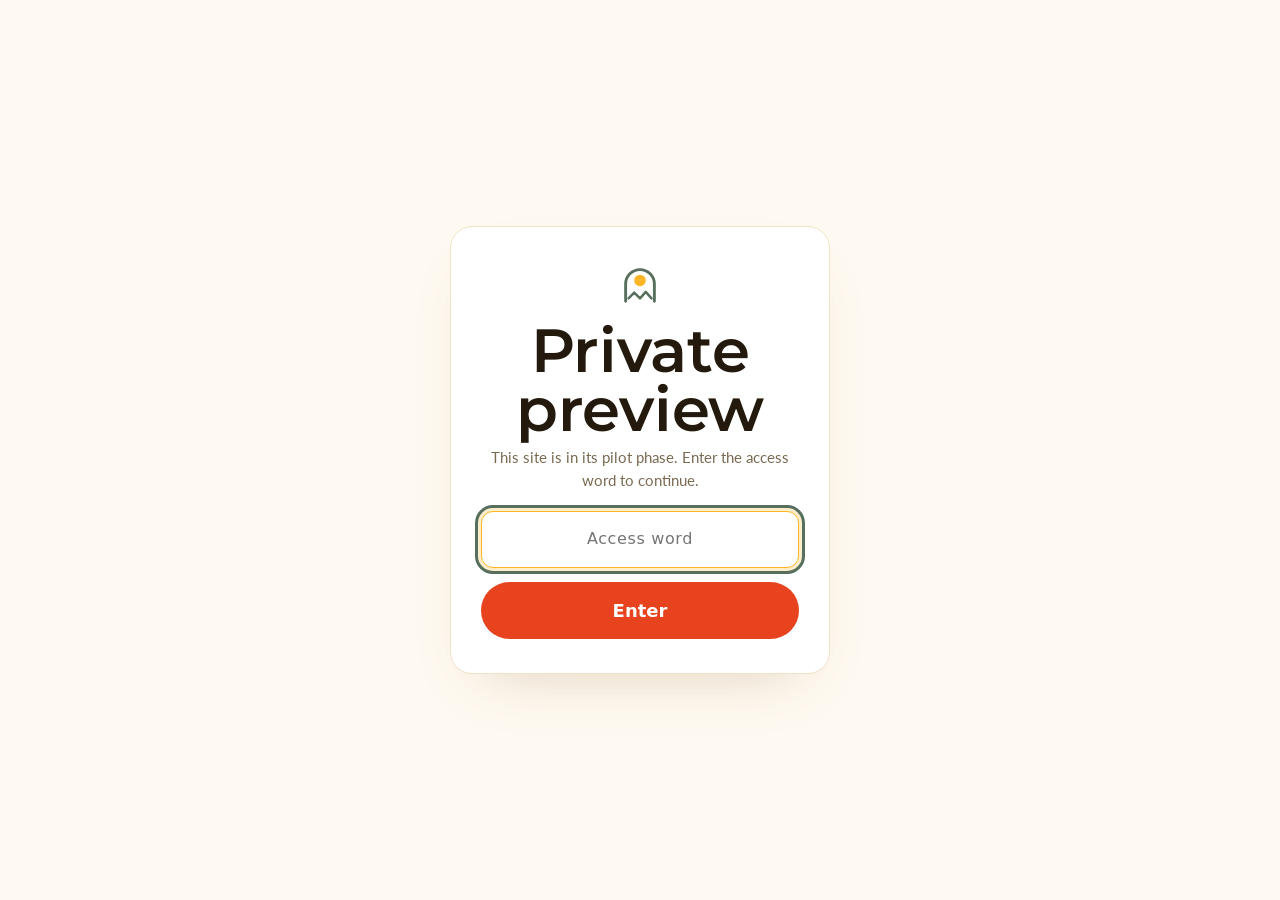
<file: immersivo.html>
<!doctype html><html lang="en"><head><meta charset="utf-8">
<title>Tu Andalucía</title>
<meta http-equiv="refresh" content="0;url=./">
<link rel="canonical" href="https://tuandalucia.com/">
<script>location.replace('./')</script>
</head><body><a href="./">Tu Andalucía →</a></body></html>
</file>
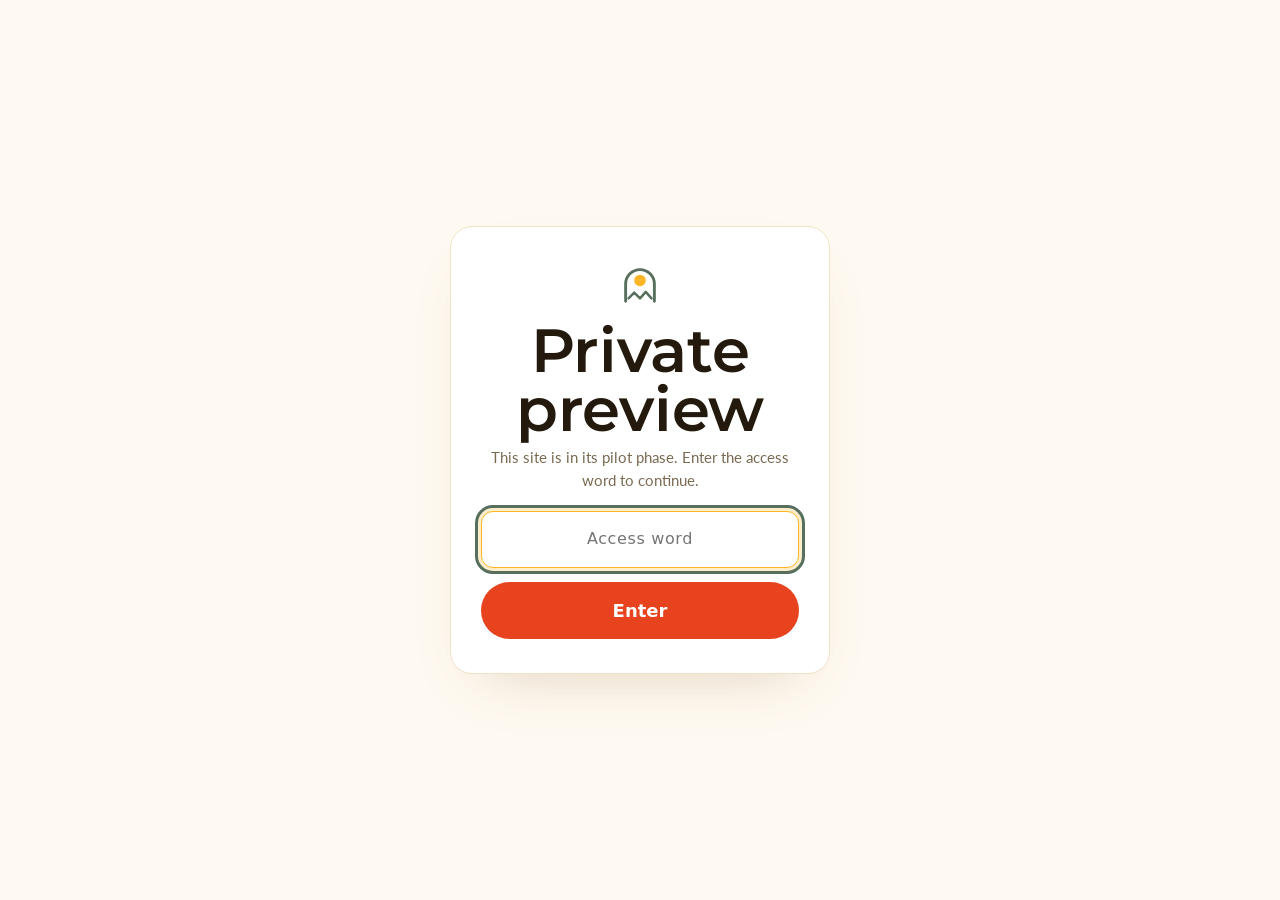
<file: larva.html>
<!DOCTYPE html>
<html lang="en">
<head>
<script src="assets/js/gate.js?v=2"></script>
<meta charset="UTF-8" />
<meta name="viewport" content="width=device-width, initial-scale=1.0" />
<title>Tu Andalucía · Larva — Where the music never stops</title>
<meta name="description" content="A community of artists and live-performance professionals rebuilding life in Larva, Andalusia." />
<meta name="theme-color" content="#c2562f" />
<link rel="icon" href="data:image/svg+xml,%3Csvg xmlns='http://www.w3.org/2000/svg' viewBox='0 0 100 100'%3E%3Ccircle cx='50' cy='50' r='50' fill='%23c2562f'/%3E%3Ctext x='50' y='70' font-size='60' text-anchor='middle' fill='%23fbf7ee' font-family='Georgia,serif'%3EM%3C/text%3E%3C/svg%3E" />
<meta property="og:type" content="website" />
<meta property="og:title" content="Tu Andalucía · Larva — Where the music never stops" />
<meta property="og:image" content="https://commons.wikimedia.org/wiki/Special:FilePath/Larva%2C_en_Ja%C3%A9n_%28Espa%C3%B1a%29.jpg?width=1600" />
<meta property="og:url" content="https://tuandalucia.com/larva.html" />
<meta name="twitter:card" content="summary_large_image" />
<link rel="preconnect" href="https://fonts.googleapis.com" />
<link rel="preconnect" href="https://fonts.gstatic.com" crossorigin />
<link href="https://fonts.googleapis.com/css2?family=Montserrat:ital,wght@0,400;0,500;0,600;0,700;1,500&family=Lato:ital,wght@0,400;0,700;1,400&family=Fraunces:opsz,wght@9..144,500..700&display=swap" rel="stylesheet" />
<style>
/* LARVA — Solana */
:root{--amber:#FFB527;--sol:#F2A93B;--terra:#E8431F;--terra2:#C2380F;--ink:#23190D;--mut:#7A6A52;
 --paper:#FFFAF1;--cream:#FFF3DF;--sand:#FBEED7;--line:#F0E2C8;--sky:#CDE8F2;
 --terracotta:#E8431F;--terra-deep:#C2380F;--ochre:#F2A93B;--olive:#5F7A33;--dust:#7A6A52;--cream2:#FFFDF6;
 --sh:0 26px 60px -34px rgba(120,70,20,.28);--sh2:0 14px 34px -22px rgba(120,70,20,.22)}
*{box-sizing:border-box;margin:0;padding:0}
html{scroll-behavior:smooth;overflow-x:clip}
body{font-family:"Hanken Grotesk",system-ui,sans-serif;background:var(--paper);color:var(--ink);line-height:1.62;font-size:18px;-webkit-font-smoothing:antialiased;overflow-x:hidden}
h1,h2,h3{font-family:"Big Shoulders Display",system-ui,sans-serif;font-weight:700;letter-spacing:.005em;text-transform:uppercase;line-height:.95}
em{font-family:"Fraunces",Georgia,serif;font-style:italic;font-weight:450;text-transform:none}
a{color:var(--terra)}
::selection{background:var(--ink);color:var(--amber)}
.wrap{max-width:1180px;margin:0 auto;padding:0 26px}
.pad{padding:100px 0}
@media(max-width:760px){.pad{padding:64px 0}}
nav{position:sticky;top:0;z-index:100;background:rgba(255,250,241,.85);backdrop-filter:blur(14px);border-bottom:1.5px solid var(--line)}
.nav-in{display:flex;align-items:center;justify-content:space-between;height:70px;gap:14px;max-width:1180px;margin:0 auto;padding:0 26px}
.brand{display:flex;align-items:center;gap:10px;font-family:"Big Shoulders Display",sans-serif;font-weight:700;font-size:1.2rem;text-transform:uppercase;letter-spacing:.03em;color:var(--ink);text-decoration:none;white-space:nowrap}
.logo{width:26px;height:26px;color:var(--terra);flex:none}
.nav-right{display:flex;align-items:center;gap:14px}
.brand .dot{width:16px;height:16px;border-radius:50%;background:radial-gradient(circle at 38% 34%,#FFE9A8,var(--amber) 50%,var(--terra));box-shadow:0 0 14px 2px rgba(255,181,39,.5);flex:none}
.nav-links{display:flex;gap:22px}
.nav-links a{color:var(--ink);text-decoration:none;font-weight:600;font-size:.93rem;opacity:.85}
.nav-links a:hover{opacity:1;color:var(--terra)}
@media(max-width:880px){.nav-links{display:none}}
.lang{display:flex;border:1.5px solid var(--line);border-radius:99px;overflow:hidden;background:#fff}
.lang button{border:none;background:transparent;font-family:inherit;font-size:.7rem;font-weight:800;padding:7px 10px;cursor:pointer;color:var(--mut)}
.lang button.on{background:var(--ink);color:var(--amber)}
.nav-cta{background:var(--terra);color:#fff;text-decoration:none;font-weight:700;font-size:.9rem;padding:10px 18px;border-radius:99px;white-space:nowrap}
.nav-cta:hover{background:#ff5a2a}
@media(max-width:560px){.nav-cta{display:none}}
/* hero: foto Larva che si scioglie nella luce */
.hero{position:relative;min-height:88svh;display:flex;align-items:flex-end;overflow:hidden;padding:0}
.hero-sky,.hills,.sun{display:none}
.hero-photo{position:absolute;inset:-8% 0 14% 0;width:100%;height:auto;min-height:100%;object-fit:cover;object-position:center 35%}
.hero-shade{position:absolute;inset:0;background:linear-gradient(180deg,rgba(35,25,13,.3) 0%,rgba(35,25,13,.05) 30%,rgba(255,250,241,0) 48%,rgba(255,250,241,.9) 74%,var(--paper) 94%)}
.hero-in{position:relative;z-index:2;max-width:860px;padding:120px 0 7vh}
.eyebrow{display:inline-flex;align-items:center;gap:10px;font-size:.72rem;font-weight:800;letter-spacing:.2em;text-transform:uppercase;color:var(--terra2);background:rgba(255,255,255,.82);backdrop-filter:blur(8px);padding:9px 16px;border-radius:99px;border:1px solid var(--line);margin-bottom:20px}
.title{font-size:clamp(2.8rem,7vw,5.8rem);color:var(--ink)}
.title em{color:var(--terra);font-weight:450}
.lede{font-size:clamp(1.05rem,1.7vw,1.3rem);max-width:640px;margin:22px 0 0;color:#54452F}
.hero-actions{display:flex;flex-wrap:wrap;gap:14px;margin-top:30px}
.hero-meta{display:flex;flex-wrap:wrap;gap:10px;margin-top:26px}
.hero-meta>div,.facts .fact{background:rgba(255,255,255,.85);backdrop-filter:blur(8px);border:1px solid var(--line);border-radius:14px;padding:10px 14px;box-shadow:var(--sh2)}
.hero-meta .n{font-family:"Big Shoulders Display",sans-serif;font-weight:700;font-size:1.3rem;color:var(--ink)}
.hero-meta .l{font-size:.74rem;color:var(--mut);font-weight:600}
.fact .n,.fact .v{font-family:"Big Shoulders Display",sans-serif;font-weight:700;font-size:1.3rem;color:var(--ink)}
.fact .l,.fact .k{font-size:.74rem;color:var(--mut);font-weight:600}
.btn{display:inline-flex;align-items:center;gap:9px;font-weight:700;font-size:1rem;padding:15px 28px;border-radius:99px;text-decoration:none;cursor:pointer;border:none;font-family:inherit;transition:.2s}
.btn-primary{background:var(--terra);color:#fff;box-shadow:0 16px 38px -14px rgba(232,67,31,.5)}
.btn-primary:hover{background:#ff5a2a;transform:translateY(-2px)}
.btn-ghost{background:#fff;color:var(--ink);border:1.5px solid var(--ink)}
.btn-ghost:hover{background:var(--ink);color:var(--amber)}
/* kicker/sezioni */
.kicker{display:flex;align-items:center;gap:12px;font-size:.74rem;font-weight:800;letter-spacing:.24em;text-transform:uppercase;color:var(--terra2);margin-bottom:18px}
.kicker::before{content:"";width:30px;height:2.5px;background:var(--amber);border-radius:3px}
.sec{font-size:clamp(2rem,4.8vw,3.8rem);max-width:900px}
.sec em{color:var(--terra)}
.sec-lede{font-size:1.12rem;color:var(--mut);max-width:660px;margin-top:14px}
/* problema → alba */
.band-night{background:linear-gradient(180deg,var(--paper),var(--sky) 130%);color:var(--ink)}
.band-night .sec{color:var(--ink) !important}
.band-night .sec em{color:var(--terra2) !important}
.prob-grid{display:grid;grid-template-columns:repeat(3,1fr);gap:20px;margin-top:46px}
@media(max-width:820px){.prob-grid{grid-template-columns:1fr}}
.prob{background:#fff;border:1.5px solid var(--line);border-radius:20px;padding:28px 26px;box-shadow:var(--sh2)}
.prob .ic{font-size:1.8rem;margin-bottom:12px}
.prob h3{font-size:1.2rem;margin-bottom:8px;color:var(--ink)}
.prob p{color:var(--mut);font-size:.95rem}
/* place/postcard */
.larva-grid{display:grid;grid-template-columns:1.1fr .9fr;gap:40px;align-items:center;margin-top:40px}
@media(max-width:880px){.larva-grid{grid-template-columns:1fr}}
.postcard{position:relative;background:#fff;border:1.5px solid var(--line);border-radius:22px;padding:18px;box-shadow:var(--sh)}
.postcard img{width:100%;height:320px;object-fit:cover;border-radius:14px;display:block}
.pc-sun,.pc-hills{display:none}
.postcard .cap{font-size:.85rem;color:var(--mut);margin-top:10px;font-style:italic}
.facts{display:grid;grid-template-columns:1fr 1fr;gap:12px}
@media(max-width:560px){.facts{grid-template-columns:1fr}}
/* gallery */
.gal-wrap{margin-top:44px}
.gallery{display:grid;grid-template-columns:repeat(3,1fr);grid-auto-rows:215px;grid-auto-flow:dense;gap:16px}
@media(max-width:820px){.gallery{grid-template-columns:repeat(2,1fr)}}
.gal{position:relative;border-radius:16px;overflow:hidden;border:1.5px solid var(--line);box-shadow:var(--sh2)}
.gal img{width:100%;height:100%;object-fit:cover;display:block;transition:transform .7s cubic-bezier(.3,1,.4,1);filter:saturate(1.04)}
.gal:hover img{transform:scale(1.06)}
.gal.wide{grid-column:span 2;grid-row:span 2}
.gal.tall{grid-row:span 2}
.gal .stamp{position:absolute;left:12px;bottom:12px;background:rgba(255,250,241,.88);backdrop-filter:blur(8px);color:var(--ink);font-size:.72rem;font-weight:700;padding:6px 12px;border-radius:99px;border:1px solid var(--line)}
.gal-credit{font-size:.8rem;color:var(--mut);margin-top:14px;font-style:italic}
/* steps */
.steps{display:grid;grid-template-columns:repeat(3,1fr);gap:20px;margin-top:46px}
@media(max-width:820px){.steps{grid-template-columns:1fr}}
.step{background:#fff;border:1.5px solid var(--line);border-radius:20px;padding:28px 26px;box-shadow:var(--sh2);transition:transform .3s,box-shadow .3s}
.step:hover{transform:translateY(-5px);box-shadow:var(--sh)}
.step h3{font-size:1.22rem;margin-bottom:8px}
.step p{color:var(--mut);font-size:.95rem}
/* comunità cards */
.cards{display:grid;grid-template-columns:repeat(2,1fr);gap:20px;margin-top:46px}
@media(max-width:820px){.cards{grid-template-columns:1fr}}
.card{background:#fff;border:1.5px solid var(--line);border-radius:20px;padding:28px 26px;box-shadow:var(--sh2)}
.card .ic{font-size:1.8rem;margin-bottom:10px}
.card h3{font-size:1.24rem;margin-bottom:8px}
.card p{color:var(--mut);font-size:.95rem}
/* quote */
.quote{background:linear-gradient(180deg,var(--sand),var(--cream));border-top:1.5px solid var(--line);border-bottom:1.5px solid var(--line)}
.quote .big,blockquote{font-family:"Fraunces",Georgia,serif;font-style:italic;font-weight:450;font-size:clamp(1.4rem,3vw,2.1rem);max-width:880px;color:#54452F;text-transform:none;line-height:1.4;border:none;margin:0;padding:0}
blockquote::before{content:"\201C";display:block;font-size:3.4rem;line-height:.6;color:var(--amber);margin-bottom:14px}
.by{margin-top:18px;font-size:.9rem;font-weight:700;color:var(--terra2)}
.life3{display:grid;grid-template-columns:repeat(3,1fr);gap:14px;margin-top:34px}
@media(max-width:700px){.life3{grid-template-columns:1fr}}
.life3 img{width:100%;height:200px;object-fit:cover;border-radius:14px;border:1.5px solid var(--line)}
/* cta */
.cta{background:radial-gradient(80% 90% at 80% -10%,rgba(255,181,39,.5) 0%,rgba(255,181,39,0) 60%),linear-gradient(180deg,var(--sand),var(--cream))}
.cta-in{display:grid;grid-template-columns:1fr 1fr;gap:50px;align-items:start}
@media(max-width:880px){.cta-in{grid-template-columns:1fr}}
.cta h2{color:var(--ink);font-size:clamp(2rem,4.6vw,3.4rem)}
.cta h2 em{color:var(--terra)}
.cta p{color:#54452F}
.cta .kicker{color:var(--terra2) !important}
#mp-form{background:#fff;border:1.5px solid var(--line);border-radius:22px;padding:30px;box-shadow:var(--sh)}
.field{margin-bottom:16px}
.field label{display:block;font-size:.84rem;font-weight:700;margin-bottom:6px;color:var(--ink)}
.field input,.field select{width:100%;font-family:inherit;font-size:1rem;padding:13px 15px;border-radius:12px;border:1.5px solid var(--line);background:#fff;color:var(--ink);outline:none}
.field input:focus,.field select:focus{border-color:var(--amber);box-shadow:0 0 0 3px rgba(255,181,39,.25)}
.submit{width:100%;font-family:inherit;font-size:1.05rem;font-weight:800;padding:16px;border:none;border-radius:99px;cursor:pointer;color:#fff;background:var(--terra);box-shadow:0 14px 36px -12px rgba(232,67,31,.5);transition:.2s}
.submit:hover{background:#ff5a2a;transform:translateY(-2px)}
.form-note{font-size:.82rem;color:var(--mut);margin-top:10px;text-align:center}
#mp-ok{display:none;text-align:center;padding:30px;background:#fff;border:1.5px solid var(--line);border-radius:22px;box-shadow:var(--sh)}
#mp-ok.show{display:block}
#mp-ok .big{font-family:"Big Shoulders Display",sans-serif;font-size:2rem;color:var(--terra);margin-bottom:8px}
footer{background:var(--cream);color:var(--mut);padding:40px 0 60px;font-size:.9rem;border-top:1.5px solid var(--line)}
.foot-in{display:flex;justify-content:space-between;align-items:center;flex-wrap:wrap;gap:16px;max-width:1180px;margin:0 auto;padding:0 26px}
footer .brand{color:var(--ink)}
footer a{color:var(--terra);text-decoration:none;margin-left:18px;font-weight:600}
.reveal{animation:rise .8s cubic-bezier(.2,.9,.3,1) both}
.d1{animation-delay:.07s}.d2{animation-delay:.14s}.d3{animation-delay:.21s}.d4{animation-delay:.28s}.d5{animation-delay:.35s}
@keyframes rise{from{opacity:0;transform:translateY(24px)}to{opacity:1;transform:none}}
@media (prefers-reduced-motion:reduce){*{animation-duration:.01ms !important;transition-duration:.01ms !important}}
@media(max-width:560px){.wrap{padding:0 16px}.brand{font-size:.95rem}.nav-cta{padding:8px 12px;font-size:.78rem}.lang button{padding:6px 7px;font-size:.6rem}}
</style>
<style>.hero-photo{position:absolute;inset:0;width:100%;height:100%;object-fit:cover;z-index:0}.hero-shade{position:absolute;inset:0;z-index:1;background:linear-gradient(180deg,rgba(246,239,227,.55),rgba(246,239,227,.38) 40%,rgba(246,239,227,.9))}.hero .hero-in{position:relative;z-index:2}</style>
<style>
  .gal-wrap{padding:20px 0 0}
  .gallery{display:grid;grid-template-columns:repeat(4,1fr);grid-auto-rows:200px;gap:14px;margin-top:46px}
  .gal{position:relative;overflow:hidden;border-radius:14px;background:#e7d6bd;box-shadow:0 14px 30px -18px rgba(120,70,30,.5)}
  .gal img{width:100%;height:100%;object-fit:cover;display:block;transition:transform .8s cubic-bezier(.2,.7,.2,1)}
  .gal:hover img{transform:scale(1.07)}
  .gal .cap{position:absolute;left:0;right:0;bottom:0;padding:26px 16px 12px;
    background:linear-gradient(transparent,rgba(30,15,8,.7));color:#fff;font-size:.82rem;font-weight:500;opacity:0;transition:.3s}
  .gal:hover .cap{opacity:1}
  .gal.wide{grid-column:span 2;grid-row:span 2}
  .gal.tall{grid-row:span 2}
  .gal-credit{margin-top:16px;font-size:.78rem;color:#9a8a76;font-style:italic}
  @media(max-width:760px){.gallery{grid-template-columns:repeat(2,1fr);grid-auto-rows:150px}.gal.wide{grid-column:span 2}}
</style>
<link rel="stylesheet" href="assets/css/sage.css?v=12" />
</head>
<body>
<nav><div class="nav-in">
  <a class="brand" href="index.html"><svg class="logo" viewBox="0 0 64 64" fill="none" aria-hidden="true"><path d="M12 56 V32 a20 20 0 0 1 40 0 V56" stroke="currentColor" stroke-width="4" stroke-linecap="round"/><circle cx="32" cy="27" r="8" fill="#FFB527"/><path d="M16 52 l8 -8 8 8 8 -9 8 9" stroke="currentColor" stroke-width="3.4" stroke-linecap="round" stroke-linejoin="round"/></svg><span>Tu Andalucía</span></a>
  <div class="nav-right">
    <div class="nav-links">
      <a href="index.html#how" data-i18n="nav.how">Come funziona</a>
      <a href="index.html#villages" data-i18n="nav.vil">I paesi</a>
      <a href="index.html#communities" data-i18n="nav.com">Le comunità</a>
    </div>
    <div class="lang" id="lang">
      <button data-lang="en" class="on">EN</button><button data-lang="it">IT</button><button data-lang="es">ES</button><button data-lang="de">DE</button>
    </div>
    <a class="nav-cta" href="registrati.html" data-i18n="nav.join">Unisciti</a>
  </div>
</div></nav>
<style>.lang button{border:none;background:transparent;font-family:inherit;font-size:.72rem;font-weight:700;padding:7px 9px;cursor:pointer;color:var(--dust,#8a7c6a)}.lang button.on{background:var(--terracotta);color:#fff}</style>

<header class="hero">
  <div class="hero-sky"></div><div class="sun"></div>
  <div class="hills"><div class="hill h1"></div><div class="hill h2"></div><div class="hill h3"></div></div>
  <img class="hero-photo" src="https://commons.wikimedia.org/wiki/Special:FilePath/Larva%2C_en_Ja%C3%A9n_%28Espa%C3%B1a%29.jpg?width=1600" alt="Larva, Sierra Mágina (Jaén)" loading="eager" onerror="this.remove()" />
  <div class="hero-shade"></div>
  <div class="wrap hero-in">
    <span data-i18n="hero.eyebrow" class="eyebrow reveal d1">An Andalusian village · A community of artists</span>
    <h1 data-i18n="hero.title" class="title reveal d2">Where the music never stops.</h1>
    <p data-i18n="hero.lede" class="lede reveal d3">You spent your life on stage. Imagine the next chapter in a village where life costs little, a home is within reach — and lifelong friends live around the corner.</p>
    <div class="hero-actions reveal d4">
      <a href="#unisciti" class="btn btn-primary" data-i18n="hero.cta1">Request an invitation →</a>
      <a href="#come" class="btn btn-ghost" data-i18n="hero.cta2">How it works</a>
    </div>
    <div class="hero-meta reveal d5">
      <div><div class="n">~€2</div><div data-i18n="hero.m1l" class="l">the taxi to the nearby town</div></div>
      <div><div class="n">7/7</div><div data-i18n="hero.m2l" class="l">clinic open, with an ambulance</div></div>
      <div><div class="n">Sierra Mágina</div><div data-i18n="hero.m3l" class="l">Jaén, Andalusia</div></div>
    </div>
  </div>
</header>

<section id="problema" class="band-night pad"><div class="wrap">
  <div data-i18n="prob.kicker" class="kicker reveal">Our generation’s dilemma</div>
  <h2 data-i18n="prob.title" class="sec reveal">A life rich in everything. Except a pension.</h2>
  <div class="prob-grid">
    <div class="prob reveal d1"><div class="ic">🏚️</div><h3 data-i18n="prob.1t">Impossible rents</h3><p data-i18n="prob.1p">The cities where we worked have become too expensive to stay in on a minimum cheque.</p></div>
    <div class="prob reveal d2"><div class="ic">💸</div><h3 data-i18n="prob.2t">Reduced pensions</h3><p data-i18n="prob.2p">Years of irregular work in show business often add up to a pension that barely covers things.</p></div>
    <div class="prob reveal d3"><div class="ic">🌒</div><h3 data-i18n="prob.3t">The fear of being alone</h3><p data-i18n="prob.3p">The biggest risk isn’t financial: it’s growing old far from the people you shared a life with.</p></div>
  </div>
</div></section>

<section id="larva" class="pad"><div class="wrap">
  <div data-i18n="place.kicker" class="kicker reveal">The place</div>
  <h2 data-i18n="place.title" class="sec reveal">It’s called Larva. A small village that only asks to come back to life.</h2>
  <p data-i18n="place.lede" class="sec-lede reveal">Inland Jaén, in the Sierra Mágina. It had over 2,000 inhabitants; today, just over 400. It has the essentials to really live there — and a town hall that wants us, not just tolerates us.</p>
  <div class="larva-grid">
    <div class="facts reveal d1">
      <div class="fact"><div class="v">~435</div><div data-i18n="place.f1" class="k">inhabitants today (once over 2,000)</div></div>
      <div class="fact"><div class="v">~40 km</div><div data-i18n="place.f2" class="k">from Úbeda hospital · €2 taxi</div></div>
      <div class="fact"><div data-i18n="place.fv3" class="v">7 days</div><div data-i18n="place.f3" class="k">clinic open, with an ambulance</div></div>
      <div class="fact"><div class="v">ADSL ✓</div><div data-i18n="place.f4" class="k">working internet · pharmacy · school</div></div>
    </div>
    <div class="postcard reveal d2"><div class="pc-sun"></div><div class="pc-hills"></div><span class="stamp">Sierra Mágina</span><h3>Larva</h3><p data-i18n="place.pc">Jaén · Andalusia. Clean air, affordable homes, time back on a human scale.</p></div>
  </div>
</div></section>

<section class="pad gal-wrap" style="background:var(--paper)"><div class="wrap">
  <div data-i18n="gal.kicker" class="kicker reveal">The village</div>
  <h2 data-i18n="gal.title" class="sec reveal">Larva, as it really is.</h2>
  <p data-i18n="gal.lede" class="sec-lede reveal">A stone village set among the olive groves of the Sierra Mágina, between the Mágina and Cazorla nature parks. Crisp air, Andalusian light, silence.</p>
  <div class="gallery">
    <figure class="gal wide reveal d1"><img loading="lazy" onerror="this.closest('.gal').style.display='none'" src="https://commons.wikimedia.org/wiki/Special:FilePath/Larva%2C_en_Ja%C3%A9n_%28Espa%C3%B1a%29.jpg?width=1200" alt="Larva" /><figcaption data-i18n="gal.c1" class="cap">Larva among the olive groves · Sierra Mágina</figcaption></figure>
    <figure class="gal tall reveal d2"><img loading="lazy" onerror="this.closest('.gal').style.display='none'" src="https://commons.wikimedia.org/wiki/Special:FilePath/Iglesia_de_San_Pedro_Ap%C3%B3stol_en_Larva.jpg?width=800" alt="San Pedro Apóstol" /><figcaption data-i18n="gal.c2" class="cap">Church of San Pedro Apóstol (late 1700s)</figcaption></figure>
    <figure class="gal reveal d3"><img loading="lazy" onerror="this.closest('.gal').style.display='none'" src="https://commons.wikimedia.org/wiki/Special:FilePath/Larva_24J_01.jpg?width=800" alt="Larva" /><figcaption data-i18n="gal.c3" class="cap">The village streets</figcaption></figure>
    <figure class="gal reveal d4"><img loading="lazy" onerror="this.closest('.gal').style.display='none'" src="https://commons.wikimedia.org/wiki/Special:FilePath/Larva_24J_02.jpg?width=800" alt="Larva" /><figcaption data-i18n="gal.c4" class="cap">Village houses</figcaption></figure>
    <figure class="gal reveal d3"><img loading="lazy" onerror="this.closest('.gal').style.display='none'" src="https://commons.wikimedia.org/wiki/Special:FilePath/Larva_24J_03.jpg?width=800" alt="Larva" /><figcaption data-i18n="gal.c5" class="cap">Corners of the old centre</figcaption></figure>
    <figure class="gal reveal d4"><img loading="lazy" onerror="this.closest('.gal').style.display='none'" src="https://commons.wikimedia.org/wiki/Special:FilePath/LARVA_%2817%29Olivarese.JPG?width=800" alt="Larva" /><figcaption data-i18n="gal.c6" class="cap">The sea of olive trees around the village</figcaption></figure>
  </div>
  <p data-i18n="gal.credit" class="gal-credit reveal">Photos: Wikimedia Commons (free licence) — placeholders, to be replaced with authentic photos of the village and the community.</p>
</div></section>

<section id="come" class="quote pad"><div class="wrap">
  <div data-i18n="how.kicker" class="kicker reveal">How it works</div>
  <h2 data-i18n="how.title" class="sec reveal">You don’t go alone. You go with your people.</h2>
  <div class="secban" style="background-image:url('https://images.pexels.com/photos/6838583/pexels-photo-6838583.jpeg?auto=compress&cs=tinysrgb&w=1500')"></div>
  <div class="steps">
    <div class="step reveal d1"><h3 data-i18n="how.1t">You join by invitation</h3><p data-i18n="how.1p">You only join if invited by someone in the community. That way it stays made of kindred people, chosen one by one.</p><div class="bar"></div></div>
    <div class="step reveal d2"><h3 data-i18n="how.2t">You invite your kindred</h3><p data-i18n="how.2p">You bring the friends you’d love to share this with — musicians, technicians, artists — and they bring others.</p><div class="bar"></div></div>
    <div class="step reveal d3"><h3 data-i18n="how.3t">We handle the rest</h3><p data-i18n="how.3p">We find the right home for your budget, and manage paperwork, the move, settling in and the community’s activities.</p><div class="bar"></div></div>
  </div>
</div></section>

<section id="comunita" class="pad"><div class="wrap">
  <div data-i18n="com.kicker" class="kicker reveal">The community</div>
  <h2 data-i18n="com.title" class="sec reveal">A village where, in the evening, music plays again.</h2>
  <p data-i18n="com.lede" class="sec-lede reveal">The first group is made of people from our world: musicians, sound and light technicians, road managers, artists. Not a retirement home — the opposite idea.</p>
  <div class="cards">
    <div class="card reveal d1"><div class="ic">🎶</div><h3 data-i18n="com.1t">A shared rehearsal space</h3><p data-i18n="com.1p">A common space to play, record and teach again. A lifetime’s skills don’t retire.</p></div>
    <div class="card reveal d2"><div class="ic">🎪</div><h3 data-i18n="com.2t">A festival that’s ours</h3><p data-i18n="com.2p">Whoever has built a thousand stages can build one. A summer festival that fills the village and opens it to the world.</p></div>
    <div class="card reveal d3"><div class="ic">🤝</div><h3 data-i18n="com.3t">Kindred friends, close by</h3><p data-i18n="com.3p">People who speak your language and share your memories. The community that changes everything versus living isolated.</p></div>
    <div class="card reveal d4"><div class="ic">🏡</div><h3 data-i18n="com.4t">A home within reach</h3><p data-i18n="com.4p">Truly matched to your means: renting to try, buying when you feel ready.</p></div>
  </div>
  <div class="life3 reveal d2" style="display:grid;grid-template-columns:repeat(3,1fr);gap:14px;margin-top:34px">
    <img loading="lazy" onerror="this.style.display='none'" src="https://images.pexels.com/photos/10240139/pexels-photo-10240139.jpeg?auto=compress&cs=tinysrgb&w=800" alt="Music" style="width:100%;height:210px;object-fit:cover;border-radius:14px;display:block" />
    <img loading="lazy" onerror="this.style.display='none'" src="https://images.pexels.com/photos/5638815/pexels-photo-5638815.jpeg?auto=compress&cs=tinysrgb&w=800" alt="Dinner" style="width:100%;height:210px;object-fit:cover;border-radius:14px;display:block" />
    <img loading="lazy" onerror="this.style.display='none'" src="https://images.pexels.com/photos/8153907/pexels-photo-8153907.jpeg?auto=compress&cs=tinysrgb&w=800" alt="Friends" style="width:100%;height:210px;object-fit:cover;border-radius:14px;display:block" />
  </div>
</div></section>

<section class="quote pad"><div class="wrap">
  <blockquote data-i18n="quote.t" class="reveal">It’s not a retirement home. It’s a place where the music never stops — where growing older means going on doing what we love, with the right friends beside us.</blockquote>
  <div data-i18n="quote.by" class="by reveal d1">— The Tu Andalucía · Larva manifesto</div>
</div></section>

<section id="unisciti" class="cta pad"><div class="wrap cta-in">
  <div>
    <div data-i18n="cta.kicker" class="kicker reveal" style="color:var(--ochre)">Take the first step</div>
    <h2 data-i18n="cta.title" class="reveal">Even just to find out.</h2>
    <p data-i18n="cta.p" class="reveal d1">Leave your details: we’ll explain how it works and invite you to the first group visit to Larva. No commitment — just a conversation between people who get each other.</p>
    <p data-i18n="cta.note" class="reveal d2" style="font-size:.95rem;color:#9a8f7e;margin-top:16px">Already know someone in the community? Ask them for your invitation code.</p>
      <div style="margin-top:22px;display:flex;gap:12px;flex-wrap:wrap;align-items:center"><span style="font-weight:700" data-i18n="share.t">Conosci qualcuno del nostro mondo?</span><a href="#" id="share-wa" class="btn" style="background:#25D366;color:#fff;padding:11px 20px;font-size:.95rem;border-radius:99px;text-decoration:none;font-weight:700" data-i18n="share.wa">📲 Invia su WhatsApp</a></div>
  </div>
  <form class="reveal d2" onsubmit="return mp_submit(event)">
    <div id="mp-form">
      <div class="field"><label data-i18n="form.name">Full name</label><input id="f-name" required type="text" data-i18n-ph="ph.name" placeholder="Your name" /></div>
      <div class="field"><label data-i18n="form.phone">Phone</label><input id="f-tel" required type="tel" data-i18n-ph="ph.tel" placeholder="e.g. +39 333 1234567" /></div>
      <div class="field"><label data-i18n="form.email">Email (optional)</label><input id="f-email" type="email" data-i18n-ph="ph.email" placeholder="you@email.com" /></div>
      <div class="field"><label data-i18n="form.world">Your world</label>
        <select id="f-com" required>
          <option value="" data-i18n="world.choose">Choose…</option>
          <option data-i18n="world.1">Musician</option><option data-i18n="world.2">Sound / light technician</option><option data-i18n="world.3">Road manager / production</option><option data-i18n="world.4">Artist / performer</option><option data-i18n="world.5">Stage crew</option><option data-i18n="world.6">Other in live performance</option><option data-i18n="world.7">Supporter / friend</option>
        </select>
      </div>
      <div class="field"><label data-i18n="form.int">How concrete is your interest?</label>
        <select id="f-int" required>
          <option value="" data-i18n="int.choose">Choose…</option>
          <option data-i18n="int.1">Just curious, for now</option><option data-i18n="int.2">Interested, I want to know more</option><option data-i18n="int.3">Very interested, I would move</option><option data-i18n="int.4">Ready, just waiting for the moment</option>
        </select>
      </div>
      <button id="f-btn" class="submit" type="submit" data-i18n="form.submit">Request an invitation →</button>
      <div data-i18n="form.note" class="form-note">Your details stay private and are never shared with third parties. GDPR-compliant.</div>
    </div>
    <div class="ok" id="mp-ok"><div data-i18n="ok.big" class="big">Thank you. 🎵</div><p data-i18n="ok.p" style="color:#cabfb0">You’re on the list. We’ll write soon to tell you everything and invite you to the first visit to Larva.</p></div>
  </form>
</div></section>

<footer><div class="wrap foot-in">
  <div class="brand"><span class="dot"></span>Tu Andalucía <small>Larva</small></div>
  <div>
    <a href="index.html" data-i18n="foot.all">All communities</a>
    <a href="#larva">Larva</a>
    <a href="#unisciti" data-i18n="foot.join">Join</a>
    <a href="privacy.html">Privacy</a>
    <a href="crediti.html">Photo credits</a>
  </div>
  <div data-i18n="foot.tag" style="width:100%;margin-top:8px;font-size:.8rem;opacity:.7">A repopulation & community project · Sierra Mágina, Jaén · prototype</div>
</div><div class="ta-by" style="text-align:center;margin-top:10px;font-size:.8rem;opacity:.72"><span data-i18n="credit_by" data-k="credit_by">A project by</span> <a href="https://puntorosso.org" style="color:inherit">puntorosso.org</a> · <a href="mailto:mail@puntorosso.org" style="color:inherit">mail@puntorosso.org</a></div></footer>

<script>
  var CRM_URL='https://script.google.com/macros/s/AKfycbx15gNAAuyUHc2LWHbTE5cyU1mWthQDBPk4EpB5rKgL-tpbcfFTgWqy9tWPEs9wPMiiyg/exec';
var I18N = {"en":{"credit_by":"A project by","nav.vil":"The villages","nav.com":"Communities","nav.join":"Join","nav.how":"How it works","nav.community":"The community","nav.cta":"Request an invitation","nav.communities":"← Communities","hero.eyebrow":"An Andalusian village · A community of artists","hero.title":"Where the music never stops.","hero.lede":"You spent your life on stage. Imagine the next chapter in a village where life costs little, a home is within reach — and lifelong friends live around the corner.","hero.cta1":"Request an invitation →","hero.cta2":"How it works","hero.m1l":"the taxi to the nearby town","hero.m2l":"clinic open, with an ambulance","hero.m3l":"Jaén, Andalusia","prob.kicker":"Our generation’s dilemma","prob.title":"A life rich in everything. Except a pension.","prob.1t":"Impossible rents","prob.1p":"The cities where we worked have become too expensive to stay in on a minimum cheque.","prob.2t":"Reduced pensions","prob.2p":"Years of irregular work in show business often add up to a pension that barely covers things.","prob.3t":"The fear of being alone","prob.3p":"The biggest risk isn’t financial: it’s growing old far from the people you shared a life with.","place.kicker":"The place","place.title":"It’s called Larva. A small village that only asks to come back to life.","place.lede":"Inland Jaén, in the Sierra Mágina. It had over 2,000 inhabitants; today, just over 400. It has the essentials to really live there — and a town hall that wants us, not just tolerates us.","place.f1":"inhabitants today (once over 2,000)","place.f2":"from Úbeda hospital · €2 taxi","place.f3":"clinic open, with an ambulance","place.f4":"working internet · pharmacy · school","place.pc":"Jaén · Andalusia. Clean air, affordable homes, time back on a human scale.","place.fv3":"7 days","gal.kicker":"The village","gal.title":"Larva, as it really is.","gal.lede":"A stone village set among the olive groves of the Sierra Mágina, between the Mágina and Cazorla nature parks. Crisp air, Andalusian light, silence.","gal.c1":"Larva among the olive groves · Sierra Mágina","gal.c2":"Church of San Pedro Apóstol (late 1700s)","gal.c3":"The village streets","gal.c4":"Village houses","gal.c5":"Corners of the old centre","gal.c6":"The sea of olive trees around the village","gal.credit":"Photos: Wikimedia Commons (free licence) — placeholders, to be replaced with authentic photos of the village and the community.","how.kicker":"How it works","how.title":"You don’t go alone. You go with your people.","how.1t":"You join by invitation","how.1p":"You only join if invited by someone in the community. That way it stays made of kindred people, chosen one by one.","how.2t":"You invite your kindred","how.2p":"You bring the friends you’d love to share this with — musicians, technicians, artists — and they bring others.","how.3t":"We handle the rest","how.3p":"We find the right home for your budget, and manage paperwork, the move, settling in and the community’s activities.","com.kicker":"The community","com.title":"A village where, in the evening, music plays again.","com.lede":"The first group is made of people from our world: musicians, sound and light technicians, road managers, artists. Not a retirement home — the opposite idea.","com.1t":"A shared rehearsal space","com.1p":"A common space to play, record and teach again. A lifetime’s skills don’t retire.","com.2t":"A festival that’s ours","com.2p":"Whoever has built a thousand stages can build one. A summer festival that fills the village and opens it to the world.","com.3t":"Kindred friends, close by","com.3p":"People who speak your language and share your memories. The community that changes everything versus living isolated.","com.4t":"A home within reach","com.4p":"Truly matched to your means: renting to try, buying when you feel ready.","quote.t":"It’s not a retirement home. It’s a place where the music never stops — where growing older means going on doing what we love, with the right friends beside us.","quote.by":"— The Tu Andalucía · Larva manifesto","cta.kicker":"Take the first step","cta.title":"Even just to find out.","cta.p":"Leave your details: we’ll explain how it works and invite you to the first group visit to Larva. No commitment — just a conversation between people who get each other.","cta.note":"Already know someone in the community? Ask them for your invitation code.","form.name":"Full name","form.phone":"Phone","form.email":"Email (optional)","form.world":"Your world","world.choose":"Choose…","world.1":"Musician","world.2":"Sound / light technician","world.3":"Road manager / production","world.4":"Artist / performer","world.5":"Stage crew","world.6":"Other in live performance","world.7":"Supporter / friend","form.int":"How concrete is your interest?","int.choose":"Choose…","int.1":"Just curious, for now","int.2":"Interested, I want to know more","int.3":"Very interested, I would move","int.4":"Ready, just waiting for the moment","form.submit":"Request an invitation →","form.note":"Your details stay private and are never shared with third parties. GDPR-compliant.","ok.big":"Thank you. 🎵","ok.p":"You’re on the list. We’ll write soon to tell you everything and invite you to the first visit to Larva.","foot.all":"All communities","foot.join":"Join","foot.tag":"A repopulation & community project · Sierra Mágina, Jaén · prototype","ph.name":"Your name","ph.tel":"e.g. +39 333 1234567","ph.email":"you@email.com","share.t":"Know someone from our world?","share.wa":"📲 Share on WhatsApp"},"it":{"credit_by":"Un progetto di","nav.vil":"I paesi","nav.com":"Le comunità","nav.join":"Unisciti","nav.how":"Come funziona","nav.community":"La comunità","nav.cta":"Richiedi un invito","nav.communities":"← Comunità","hero.eyebrow":"Un borgo andaluso · Una comunità di artisti","hero.title":"Dove la musica non si ferma mai.","hero.lede":"Hai passato la vita sul palco. Immagina il prossimo capitolo in un borgo dove la vita costa poco, una casa è alla tua portata — e gli amici di sempre vivono dietro l'angolo.","hero.cta1":"Richiedi un invito →","hero.cta2":"Come funziona","hero.m1l":"il taxi per il paese vicino","hero.m2l":"ambulatorio aperto, con ambulanza","hero.m3l":"Jaén, Andalusia","prob.kicker":"Il dilemma della nostra generazione","prob.title":"Una vita ricca di tutto. Tranne che di pensione.","prob.1t":"Affitti impossibili","prob.1p":"Le città in cui abbiamo lavorato sono diventate troppo care per restarci con un assegno minimo.","prob.2t":"Pensioni ridotte","prob.2p":"Anni di lavoro irregolare nello spettacolo si sommano spesso in una pensione che basta a malapena.","prob.3t":"La paura di restare soli","prob.3p":"Il rischio più grande non è economico: è invecchiare lontano dalle persone con cui hai condiviso una vita.","place.kicker":"Il luogo","place.title":"Si chiama Larva. Un piccolo borgo che chiede solo di tornare a vivere.","place.lede":"Nell'entroterra di Jaén, nella Sierra Mágina. Aveva oltre 2.000 abitanti; oggi poco più di 400. Ha l'essenziale per viverci davvero — e un comune che ci vuole, non si limita a tollerarci.","place.f1":"abitanti oggi (un tempo oltre 2.000)","place.f2":"dall'ospedale di Úbeda · taxi €2","place.f3":"ambulatorio aperto, con ambulanza","place.f4":"internet funzionante · farmacia · scuola","place.pc":"Jaén · Andalusia. Aria pulita, case accessibili, il tempo che torna a misura d'uomo.","place.fv3":"7 giorni","gal.kicker":"Il borgo","gal.title":"Larva, com'è davvero.","gal.lede":"Un borgo di pietra incastonato tra gli uliveti della Sierra Mágina, tra i parchi naturali di Mágina e Cazorla. Aria frizzante, luce andalusa, silenzio.","gal.c1":"Larva tra gli uliveti · Sierra Mágina","gal.c2":"Chiesa di San Pedro Apóstol (fine '700)","gal.c3":"Le vie del borgo","gal.c4":"Le case del borgo","gal.c5":"Angoli del centro antico","gal.c6":"Il mare di ulivi attorno al borgo","gal.credit":"Foto: Wikimedia Commons (licenza libera) — segnaposto, da sostituire con foto autentiche del borgo e della comunità.","how.kicker":"Come funziona","how.title":"Non vai da solo. Vai con la tua gente.","how.1t":"Entri su invito","how.1p":"Entri solo se invitato da qualcuno della comunità. Così resta fatta di persone affini, scelte una a una.","how.2t":"Inviti i tuoi affini","how.2p":"Porti gli amici con cui ti piacerebbe condividere tutto questo — musicisti, tecnici, artisti — e loro ne portano altri.","how.3t":"Al resto pensiamo noi","how.3p":"Troviamo la casa giusta per il tuo budget e ci occupiamo di pratiche, trasloco, ambientamento e delle attività della comunità.","com.kicker":"La comunità","com.title":"Un borgo dove, di sera, la musica torna a suonare.","com.lede":"Il primo gruppo è fatto di persone del nostro mondo: musicisti, tecnici del suono e delle luci, road manager, artisti. Non una casa di riposo — l'idea opposta.","com.1t":"Una sala prove condivisa","com.1p":"Uno spazio comune per suonare, registrare e tornare a insegnare. Le competenze di una vita non vanno in pensione.","com.2t":"Un festival che è nostro","com.2p":"Chi ha costruito mille palchi sa costruirne uno. Un festival estivo che riempie il borgo e lo apre al mondo.","com.3t":"Amici affini, vicini","com.3p":"Persone che parlano la tua lingua e condividono i tuoi ricordi. La comunità che cambia tutto, contro il vivere isolati.","com.4t":"Una casa alla tua portata","com.4p":"Davvero su misura per le tue possibilità: affittare per provare, comprare quando ti senti pronto.","quote.t":"Non è una casa di riposo. È un luogo dove la musica non si ferma mai — dove invecchiare significa continuare a fare ciò che amiamo, con gli amici giusti accanto.","quote.by":"— Il manifesto di Tu Andalucía · Larva","cta.kicker":"Fai il primo passo","cta.title":"Anche solo per saperne di più.","cta.p":"Lascia i tuoi dati: ti spieghiamo come funziona e ti invitiamo alla prima visita di gruppo a Larva. Nessun impegno — solo una conversazione tra persone che si capiscono.","cta.note":"Conosci già qualcuno della comunità? Chiedigli il tuo codice di invito.","form.name":"Nome e cognome","form.phone":"Telefono","form.email":"Email (facoltativa)","form.world":"Il tuo mondo","world.choose":"Scegli…","world.1":"Musicista","world.2":"Tecnico del suono / delle luci","world.3":"Road manager / produzione","world.4":"Artista / performer","world.5":"Personale di palco","world.6":"Altro nello spettacolo dal vivo","world.7":"Sostenitore / amico","form.int":"Quanto è concreto il tuo interesse?","int.choose":"Scegli…","int.1":"Solo curiosità, per ora","int.2":"Interessato, voglio saperne di più","int.3":"Molto interessato, mi trasferirei","int.4":"Pronto, aspetto solo il momento giusto","form.submit":"Richiedi un invito →","form.note":"I tuoi dati restano privati e non vengono mai condivisi con terzi. Conforme al GDPR.","ok.big":"Grazie. 🎵","ok.p":"Sei nella lista. Ti scriveremo presto per raccontarti tutto e invitarti alla prima visita a Larva.","foot.all":"Tutte le comunità","foot.join":"Unisciti","foot.tag":"Un progetto di ripopolamento e comunità · Sierra Mágina, Jaén · prototipo","ph.name":"Come ti chiami","ph.tel":"es. +39 333 1234567","ph.email":"la-tua@email.it","share.t":"Conosci qualcuno del nostro mondo?","share.wa":"📲 Invia su WhatsApp"},"es":{"credit_by":"Un proyecto de","nav.vil":"Los pueblos","nav.com":"Comunidades","nav.join":"Únete","nav.how":"Cómo funciona","nav.community":"La comunidad","nav.cta":"Solicita una invitación","nav.communities":"← Comunidades","hero.eyebrow":"Un pueblo andaluz · Una comunidad de artistas","hero.title":"Donde la música nunca se detiene.","hero.lede":"Has pasado la vida sobre el escenario. Imagina el próximo capítulo en un pueblo donde la vida cuesta poco, una casa está a tu alcance — y los amigos de siempre viven a la vuelta de la esquina.","hero.cta1":"Solicita una invitación →","hero.cta2":"Cómo funciona","hero.m1l":"el taxi al pueblo cercano","hero.m2l":"consultorio abierto, con ambulancia","hero.m3l":"Jaén, Andalucía","prob.kicker":"El dilema de nuestra generación","prob.title":"Una vida rica en todo. Excepto en pensión.","prob.1t":"Alquileres imposibles","prob.1p":"Las ciudades donde trabajamos se han vuelto demasiado caras para quedarse con una pensión mínima.","prob.2t":"Pensiones reducidas","prob.2p":"Años de trabajo irregular en el espectáculo a menudo suman una pensión que apenas alcanza.","prob.3t":"El miedo a quedarse solo","prob.3p":"El mayor riesgo no es económico: es envejecer lejos de las personas con las que compartiste una vida.","place.kicker":"El lugar","place.title":"Se llama Larva. Un pequeño pueblo que solo pide volver a la vida.","place.lede":"En el interior de Jaén, en la Sierra Mágina. Tenía más de 2.000 habitantes; hoy, poco más de 400. Tiene lo esencial para vivir de verdad — y un ayuntamiento que nos quiere, no que solo nos tolera.","place.f1":"habitantes hoy (antes más de 2.000)","place.f2":"del hospital de Úbeda · taxi 2 €","place.f3":"consultorio abierto, con ambulancia","place.f4":"internet operativo · farmacia · escuela","place.pc":"Jaén · Andalucía. Aire limpio, casas asequibles, el tiempo de nuevo a escala humana.","place.fv3":"7 días","gal.kicker":"El pueblo","gal.title":"Larva, como es de verdad.","gal.lede":"Un pueblo de piedra enclavado entre los olivares de la Sierra Mágina, entre los parques naturales de Mágina y Cazorla. Aire fresco, luz andaluza, silencio.","gal.c1":"Larva entre los olivares · Sierra Mágina","gal.c2":"Iglesia de San Pedro Apóstol (finales del s. XVIII)","gal.c3":"Las calles del pueblo","gal.c4":"Las casas del pueblo","gal.c5":"Rincones del casco antiguo","gal.c6":"El mar de olivos alrededor del pueblo","gal.credit":"Fotos: Wikimedia Commons (licencia libre) — provisionales, a sustituir por fotos auténticas del pueblo y de la comunidad.","how.kicker":"Cómo funciona","how.title":"No vas solo. Vas con tu gente.","how.1t":"Entras por invitación","how.1p":"Solo entras si te invita alguien de la comunidad. Así sigue formada por personas afines, elegidas una a una.","how.2t":"Invitas a tus afines","how.2p":"Traes a los amigos con quienes te encantaría compartir todo esto — músicos, técnicos, artistas — y ellos traen a otros.","how.3t":"Del resto nos encargamos nosotros","how.3p":"Encontramos la casa adecuada para tu presupuesto y gestionamos los trámites, la mudanza, la adaptación y las actividades de la comunidad.","com.kicker":"La comunidad","com.title":"Un pueblo donde, al atardecer, la música vuelve a sonar.","com.lede":"El primer grupo está formado por gente de nuestro mundo: músicos, técnicos de sonido y luces, road managers, artistas. No una residencia — la idea opuesta.","com.1t":"Una sala de ensayo compartida","com.1p":"Un espacio común para tocar, grabar y volver a enseñar. Las habilidades de toda una vida no se jubilan.","com.2t":"Un festival que es nuestro","com.2p":"Quien ha levantado mil escenarios sabe levantar uno. Un festival de verano que llena el pueblo y lo abre al mundo.","com.3t":"Amigos afines, cerca","com.3p":"Personas que hablan tu idioma y comparten tus recuerdos. La comunidad que lo cambia todo, frente a vivir aislado.","com.4t":"Una casa a tu alcance","com.4p":"Realmente a la medida de tus posibilidades: alquilar para probar, comprar cuando te sientas listo.","quote.t":"No es una residencia. Es un lugar donde la música nunca se detiene — donde envejecer significa seguir haciendo lo que amamos, con los amigos adecuados al lado.","quote.by":"— El manifiesto de Tu Andalucía · Larva","cta.kicker":"Da el primer paso","cta.title":"Aunque sea solo para informarte.","cta.p":"Deja tus datos: te explicamos cómo funciona y te invitamos a la primera visita en grupo a Larva. Sin compromiso — solo una conversación entre personas que se entienden.","cta.note":"¿Ya conoces a alguien de la comunidad? Pídele tu código de invitación.","form.name":"Nombre completo","form.phone":"Teléfono","form.email":"Correo electrónico (opcional)","form.world":"Tu mundo","world.choose":"Elige…","world.1":"Músico","world.2":"Técnico de sonido / luces","world.3":"Road manager / producción","world.4":"Artista / performer","world.5":"Equipo de escenario","world.6":"Otro en el espectáculo en directo","world.7":"Simpatizante / amigo","form.int":"¿Cómo de concreto es tu interés?","int.choose":"Elige…","int.1":"Solo curiosidad, por ahora","int.2":"Interesado, quiero saber más","int.3":"Muy interesado, me mudaría","int.4":"Listo, solo espero el momento","form.submit":"Solicita una invitación →","form.note":"Tus datos permanecen privados y nunca se comparten con terceros. Conforme al RGPD.","ok.big":"Gracias. 🎵","ok.p":"Estás en la lista. Te escribiremos pronto para contarte todo e invitarte a la primera visita a Larva.","foot.all":"Todas las comunidades","foot.join":"Únete","foot.tag":"Un proyecto de repoblación y comunidad · Sierra Mágina, Jaén · prototipo","ph.name":"¿Cómo te llamas?","ph.tel":"ej. +34 600 123456","ph.email":"tu@email.com","share.t":"¿Conoces a alguien de nuestro mundo?","share.wa":"📲 Compartir por WhatsApp"},"de":{"credit_by":"Ein Projekt von","nav.vil":"Die Dörfer","nav.com":"Gemeinschaften","nav.join":"Mach mit","nav.how":"So funktioniert's","nav.community":"Die Gemeinschaft","nav.cta":"Eine Einladung anfordern","nav.communities":"← Gemeinschaften","hero.eyebrow":"Ein andalusisches Dorf · Eine Gemeinschaft von Künstlern","hero.title":"Wo die Musik niemals verstummt.","hero.lede":"Du hast dein Leben auf der Bühne verbracht. Stell dir das nächste Kapitel in einem Dorf vor, wo das Leben wenig kostet, ein Zuhause erreichbar ist — und die Freunde fürs Leben gleich um die Ecke wohnen.","hero.cta1":"Eine Einladung anfordern →","hero.cta2":"So funktioniert's","hero.m1l":"das Taxi in die nächste Stadt","hero.m2l":"Arztpraxis geöffnet, mit Krankenwagen","hero.m3l":"Jaén, Andalusien","prob.kicker":"Das Dilemma unserer Generation","prob.title":"Ein Leben reich an allem. Außer an Rente.","prob.1t":"Unbezahlbare Mieten","prob.1p":"Die Städte, in denen wir gearbeitet haben, sind zu teuer geworden, um mit einer Mindestrente dort zu bleiben.","prob.2t":"Geschmälerte Renten","prob.2p":"Jahre unregelmäßiger Arbeit im Showgeschäft ergeben oft eine Rente, die kaum reicht.","prob.3t":"Die Angst, allein zu sein","prob.3p":"Das größte Risiko ist nicht finanziell: Es ist, fern von den Menschen alt zu werden, mit denen du ein Leben geteilt hast.","place.kicker":"Der Ort","place.title":"Es heißt Larva. Ein kleines Dorf, das nur darum bittet, wieder zum Leben zu erwachen.","place.lede":"Im Hinterland von Jaén, in der Sierra Mágina. Es hatte über 2.000 Einwohner; heute etwas mehr als 400. Es hat das Wesentliche, um wirklich dort zu leben — und ein Rathaus, das uns will, nicht bloß duldet.","place.f1":"Einwohner heute (einst über 2.000)","place.f2":"vom Krankenhaus Úbeda · Taxi 2 €","place.f3":"Arztpraxis geöffnet, mit Krankenwagen","place.f4":"funktionierendes Internet · Apotheke · Schule","place.pc":"Jaén · Andalusien. Saubere Luft, bezahlbare Häuser, Zeit wieder im menschlichen Maß.","place.fv3":"7 Tage","gal.kicker":"Das Dorf","gal.title":"Larva, wie es wirklich ist.","gal.lede":"Ein Steindorf, eingebettet zwischen den Olivenhainen der Sierra Mágina, zwischen den Naturparks Mágina und Cazorla. Klare Luft, andalusisches Licht, Stille.","gal.c1":"Larva inmitten der Olivenhaine · Sierra Mágina","gal.c2":"Kirche San Pedro Apóstol (Ende des 18. Jahrhunderts)","gal.c3":"Die Gassen des Dorfes","gal.c4":"Die Häuser des Dorfes","gal.c5":"Winkel des alten Ortskerns","gal.c6":"Das Meer aus Olivenbäumen rund um das Dorf","gal.credit":"Fotos: Wikimedia Commons (freie Lizenz) — Platzhalter, zu ersetzen durch authentische Fotos des Dorfes und der Gemeinschaft.","how.kicker":"So funktioniert's","how.title":"Du gehst nicht allein. Du gehst mit deinen Leuten.","how.1t":"Du kommst auf Einladung hinein","how.1p":"Du kommst nur hinein, wenn dich jemand aus der Gemeinschaft einlädt. So bleibt sie eine Gemeinschaft aus Gleichgesinnten, eine nach der anderen ausgewählt.","how.2t":"Du lädst deine Gleichgesinnten ein","how.2p":"Du bringst die Freunde mit, mit denen du das gern teilen würdest — Musiker, Techniker, Künstler — und sie bringen weitere mit.","how.3t":"Um den Rest kümmern wir uns","how.3p":"Wir finden das passende Zuhause für dein Budget und kümmern uns um Formalitäten, Umzug, Einleben und die Aktivitäten der Gemeinschaft.","com.kicker":"Die Gemeinschaft","com.title":"Ein Dorf, in dem am Abend wieder Musik erklingt.","com.lede":"Die erste Gruppe besteht aus Menschen aus unserer Welt: Musiker, Ton- und Lichttechniker, Roadmanager, Künstler. Kein Altersheim — die gegenteilige Idee.","com.1t":"Ein gemeinsamer Probenraum","com.1p":"Ein gemeinsamer Raum zum Spielen, Aufnehmen und wieder Unterrichten. Das Können eines ganzen Lebens geht nicht in Rente.","com.2t":"Ein Festival, das uns gehört","com.2p":"Wer tausend Bühnen gebaut hat, kann eine bauen. Ein Sommerfestival, das das Dorf füllt und es der Welt öffnet.","com.3t":"Verwandte Seelen, ganz in der Nähe","com.3p":"Menschen, die deine Sprache sprechen und deine Erinnerungen teilen. Die Gemeinschaft, die alles verändert, gegenüber dem isolierten Leben.","com.4t":"Ein erreichbares Zuhause","com.4p":"Wirklich auf deine Möglichkeiten zugeschnitten: mieten zum Ausprobieren, kaufen, wenn du dich bereit fühlst.","quote.t":"Es ist kein Altersheim. Es ist ein Ort, wo die Musik niemals verstummt — wo älter werden bedeutet, weiter das zu tun, was wir lieben, mit den richtigen Freunden an unserer Seite.","quote.by":"— Das Manifest von Tu Andalucía · Larva","cta.kicker":"Mach den ersten Schritt","cta.title":"Und sei es nur, um es herauszufinden.","cta.p":"Hinterlass deine Daten: Wir erklären dir, wie es funktioniert, und laden dich zum ersten gemeinsamen Besuch in Larva ein. Unverbindlich — nur ein Gespräch zwischen Menschen, die sich verstehen.","cta.note":"Kennst du schon jemanden aus der Gemeinschaft? Bitte ihn um deinen Einladungscode.","form.name":"Vollständiger Name","form.phone":"Telefon","form.email":"E-Mail (optional)","form.world":"Deine Welt","world.choose":"Auswählen…","world.1":"Musiker","world.2":"Ton- / Lichttechniker","world.3":"Roadmanager / Produktion","world.4":"Künstler / Performer","world.5":"Bühnencrew","world.6":"Anderes im Live-Bereich","world.7":"Unterstützer / Freund","form.int":"Wie konkret ist dein Interesse?","int.choose":"Auswählen…","int.1":"Vorerst nur neugierig","int.2":"Interessiert, ich möchte mehr erfahren","int.3":"Sehr interessiert, ich würde umziehen","int.4":"Bereit, ich warte nur auf den richtigen Moment","form.submit":"Eine Einladung anfordern →","form.note":"Deine Daten bleiben privat und werden niemals an Dritte weitergegeben. DSGVO-konform.","ok.big":"Danke. 🎵","ok.p":"Du stehst auf der Liste. Wir schreiben dir bald, um dir alles zu erzählen und dich zum ersten Besuch in Larva einzuladen.","foot.all":"Alle Gemeinschaften","foot.join":"Mitmachen","foot.tag":"Ein Wiederbesiedlungs- und Gemeinschaftsprojekt · Sierra Mágina, Jaén · Prototyp","ph.name":"Wie heißt du?","ph.tel":"z. B. +49 170 1234567","ph.email":"du@email.de","share.t":"Kennst du jemanden aus unserer Welt?","share.wa":"📲 Per WhatsApp teilen"}};
  function applyLang(l){ if(!I18N[l]) l='en'; document.documentElement.lang=l; try{localStorage.setItem('mp_lang',l)}catch(e){}
    document.querySelectorAll('#lang button').forEach(function(b){b.classList.toggle('on',b.dataset.lang===l)});
    document.querySelectorAll('[data-i18n]').forEach(function(el){var k=el.getAttribute('data-i18n');if(I18N[l][k]!=null)el.innerHTML=I18N[l][k]});
    document.querySelectorAll('[data-i18n-ph]').forEach(function(el){var k=el.getAttribute('data-i18n-ph');if(I18N[l][k]!=null)el.setAttribute('placeholder',I18N[l][k])});
  }
  document.querySelectorAll('#lang button').forEach(function(b){b.addEventListener('click',function(){applyLang(b.dataset.lang)})});
  (function(){var s='';try{s=localStorage.getItem('mp_lang')||''}catch(e){};if(!s){var nl=(navigator.language||'en').slice(0,2).toLowerCase();s={it:'it',es:'es',de:'de'}[nl]||'en';}applyLang(s)})();
  var io=new IntersectionObserver(function(es){es.forEach(function(e){if(e.isIntersecting){e.target.style.animationPlayState='running';io.unobserve(e.target)}})},{threshold:.12});
  document.querySelectorAll('.reveal').forEach(function(el){if(el.closest('.hero'))return;el.style.animationPlayState='paused';io.observe(el)});
  function mp_submit(e){e.preventDefault();
    var v=function(id){var el=document.getElementById(id);return el?el.value:''};
    var n=v('f-name'),tel=v('f-tel'),em=v('f-email'),c=v('f-com'),i=v('f-int');
    if(!n||!tel||!c||!i){return false}
    var payload={Name:n,Phone:tel,Email:(em||'(not given)'),Community:'Larva — '+c,CommunityKey:'arte',About:'Mondo artistico: '+c,Interest:i,Village:'Larva',FormLanguage:(typeof lang!=='undefined'?lang:'en'),_subject:'Tu Andalucía Larva — '+n,_template:'table',_captcha:'false'};
    var btn=document.getElementById('f-btn'); if(btn){btn.disabled=true;btn.textContent='…'}
    var done=function(){document.getElementById('mp-form').style.display='none';document.getElementById('mp-ok').classList.add('show')};
    if(CRM_URL){try{fetch(CRM_URL,{method:'POST',body:JSON.stringify(payload)});}catch(e){}}
    fetch('https://formsubmit.co/ajax/webmaster.puntorosso@gmail.com',{method:'POST',headers:{'Content-Type':'application/json','Accept':'application/json'},body:JSON.stringify(payload)}).then(function(r){return r.json()}).then(done).catch(function(){try{window.location.href='mailto:webmaster.puntorosso@gmail.com?subject='+encodeURIComponent('Tu Andalucía Larva — '+n)+'&body='+encodeURIComponent('Name: '+n+'\nPhone: '+tel+'\nEmail: '+em+'\nWorld: '+c+'\nInterest: '+i)}catch(err){} done()});
    return false;
  }
</script>
<script>(function(){var wa=document.getElementById("share-wa");if(!wa)return;wa.addEventListener("click",function(e){e.preventDefault();var l=document.documentElement.lang||"en";var url="https://tuandalucia.com/larva.html";var m={en:"Spain's first artists' village is forming in Larva (Jaén) — musicians, techs, road crew retiring together, invited by the town itself. Look: ",it:"A Larva (Jaén) sta nascendo il primo paese degli artisti in Spagna — musicisti, tecnici e road crew in pensione insieme, invitati dal paese stesso. Guarda: ",es:"En Larva (Jaén) está naciendo el primer pueblo de artistas de España — músicos y técnicos jubilándose juntos, invitados por el propio pueblo. Mira: ",de:"In Larva (Jaén) entsteht Spaniens erstes Künstlerdorf — Musiker, Techniker und Road-Crew gehen gemeinsam in Rente, eingeladen vom Dorf selbst. Schau: "};window.open("https://wa.me/?text="+encodeURIComponent((m[l]||m.en)+url),"_blank");});})();</script>
<script src="assets/js/navmobile.js" defer></script>
</body>
</html>
</file>
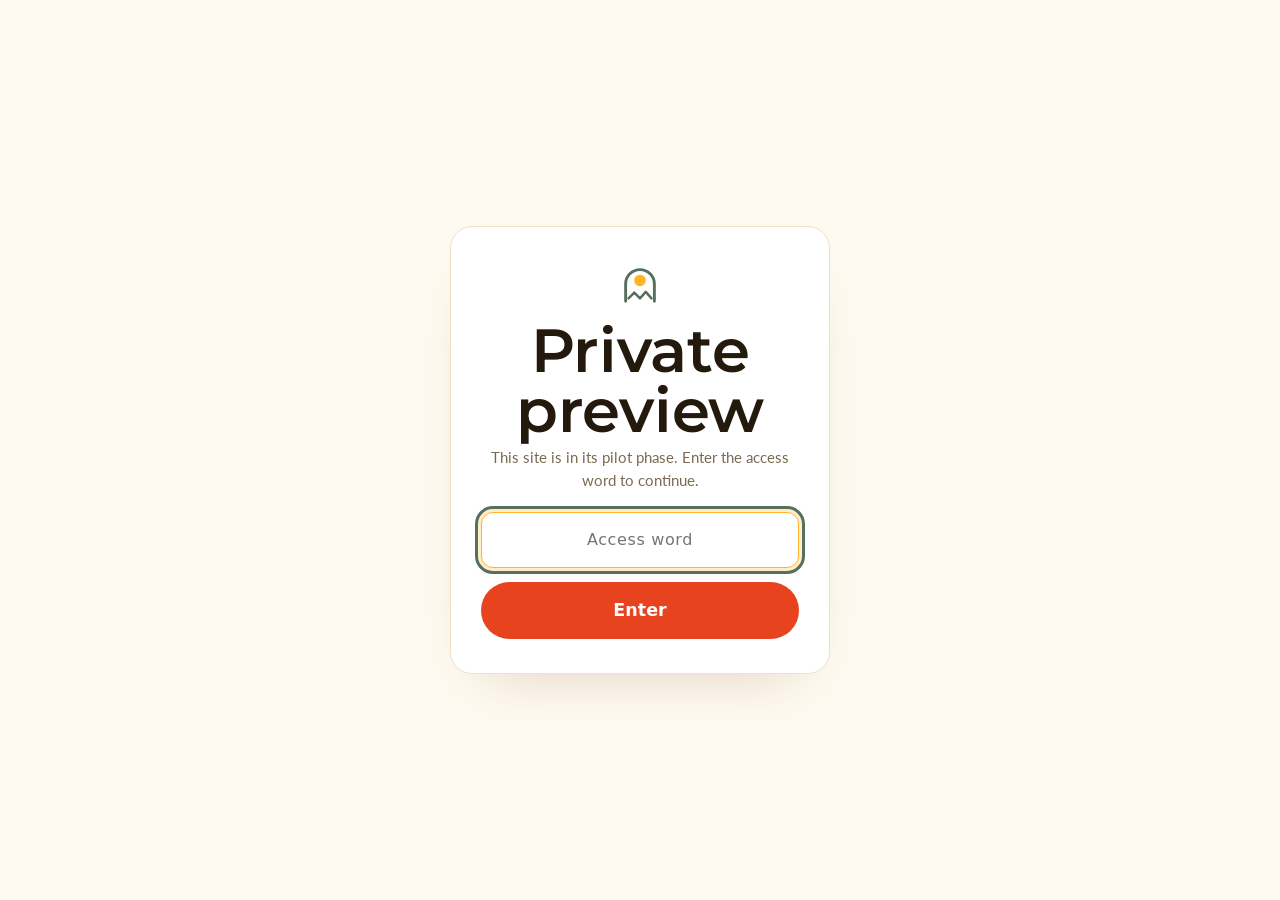
<file: privacy.html>
<!DOCTYPE html>
<html lang="en">
<head>
<script src="assets/js/gate.js?v=2"></script>
<meta charset="UTF-8" />
<meta name="viewport" content="width=device-width, initial-scale=1.0" />
<title>Tu Andalucía — Privacy</title>
<meta name="description" content="Tu Andalucía privacy policy: we only collect the data you provide to get back to you; never sold or shared. RGPD/GDPR." />
<meta name="robots" content="noindex" />
<link rel="icon" href="data:image/svg+xml,%3Csvg xmlns='http://www.w3.org/2000/svg' viewBox='0 0 100 100'%3E%3Ccircle cx='50' cy='50' r='50' fill='%23c2562f'/%3E%3Ctext x='50' y='70' font-size='60' text-anchor='middle' fill='%23fbf7ee' font-family='Georgia,serif'%3EM%3C/text%3E%3C/svg%3E" />
<link rel="preconnect" href="https://fonts.googleapis.com" /><link rel="preconnect" href="https://fonts.gstatic.com" crossorigin />
<link href="https://fonts.googleapis.com/css2?family=Montserrat:ital,wght@0,400;0,500;0,600;0,700;1,500&family=Lato:ital,wght@0,400;0,700;1,400&family=Fraunces:opsz,wght@9..144,500..700&display=swap" rel="stylesheet" />
<style>
/* PRIVACY — Solana */
:root{--amber:#FFB527;--sol:#F2A93B;--terra:#E8431F;--terra2:#C2380F;--ink:#23190D;--mut:#7A6A52;
 --paper:#FFFAF1;--cream:#FFF3DF;--sand:#FBEED7;--line:#F0E2C8;--sky:#CDE8F2;
 --sh:0 26px 60px -34px rgba(120,70,20,.28);--sh2:0 14px 34px -22px rgba(120,70,20,.22)}
*{box-sizing:border-box;margin:0;padding:0}
html{scroll-behavior:smooth}
body{font-family:"Hanken Grotesk",system-ui,sans-serif;background:var(--paper);color:var(--ink);line-height:1.7;font-size:17.5px;-webkit-font-smoothing:antialiased}
h1,h2,h3{font-family:"Big Shoulders Display",system-ui,sans-serif;font-weight:700;letter-spacing:.005em;text-transform:uppercase;line-height:.95}
em{font-family:"Fraunces",Georgia,serif;font-style:italic;font-weight:450;text-transform:none}
h1 em,h2 em,h3 em{color:var(--terra)}
::selection{background:var(--ink);color:var(--amber)}
a{color:var(--terra)}
/* nav unificata */
nav{position:sticky;top:0;z-index:100;background:rgba(255,250,241,.85);backdrop-filter:blur(14px);border-bottom:1.5px solid var(--line)}
.nav-in{display:flex;align-items:center;justify-content:space-between;height:70px;gap:14px;max-width:1180px;margin:0 auto;padding:0 26px}
.brand{display:flex;align-items:center;gap:10px;font-family:"Big Shoulders Display",sans-serif;font-weight:700;font-size:1.2rem;text-transform:uppercase;letter-spacing:.03em;color:var(--ink);text-decoration:none;white-space:nowrap}
.logo{width:26px;height:26px;color:var(--terra);flex:none}
.nav-right{display:flex;align-items:center;gap:14px}
.nav-links{display:flex;gap:22px}
.nav-links a{color:var(--ink);text-decoration:none;font-weight:600;font-size:.93rem;opacity:.85}
.nav-links a:hover{opacity:1;color:var(--terra)}
@media(max-width:880px){.nav-links{display:none}}
.lang{display:flex;border:1.5px solid var(--line);border-radius:99px;overflow:hidden;background:#fff}
.lang button{border:none;background:transparent;font-family:inherit;font-size:.7rem;font-weight:800;padding:7px 10px;cursor:pointer;color:var(--mut)}
.lang button.on{background:var(--ink);color:var(--amber)}
.nav-cta{background:var(--terra);color:#fff;text-decoration:none;font-weight:700;font-size:.9rem;padding:10px 18px;border-radius:99px;white-space:nowrap;transition:background .2s,transform .2s}
.nav-cta:hover{background:#ff5a2a;transform:translateY(-2px)}
@media(max-width:560px){.nav-cta{display:none}.nav-in{padding:0 16px}.brand{font-size:.95rem}.lang button{padding:6px 7px;font-size:.6rem}}
/* pagina */
.page{max-width:860px;margin:0 auto;padding:64px 26px 96px}
.page-head{margin-bottom:30px}
.kicker{display:flex;align-items:center;gap:12px;font-size:.74rem;font-weight:800;letter-spacing:.24em;text-transform:uppercase;color:var(--terra2);margin-bottom:16px}
.kicker::before{content:"";width:30px;height:2.5px;background:var(--amber);border-radius:3px}
h1{font-size:clamp(2.4rem,6vw,3.8rem);color:var(--ink)}
.upd{color:var(--mut);font-size:.9rem;font-style:italic;margin-top:12px;max-width:640px}
.legal-card{background:#fff;border:1.5px solid var(--line);border-radius:20px;box-shadow:var(--sh2);padding:clamp(26px,5vw,48px)}
.box{background:var(--sand);border:1.5px solid var(--line);border-radius:14px;padding:20px 24px;margin-bottom:10px;font-family:"Fraunces",Georgia,serif;font-style:italic;font-weight:450;font-size:1.06rem;color:#54452F;line-height:1.6}
h2{display:flex;align-items:center;gap:12px;font-size:1.35rem;color:var(--ink);margin:36px 0 10px}
h2::before{content:"";width:22px;height:3px;background:var(--amber);border-radius:3px;flex:none}
p,li{color:#4E4130;font-size:.99rem}
p+p{margin-top:10px}
ul{margin:8px 0 8px 24px}
li{margin-bottom:8px}
li::marker{color:var(--sol)}
.legal-card a{font-weight:600;text-decoration-color:rgba(232,67,31,.4)}
.legal-card a:hover{color:var(--terra2)}
/* footer */
footer{background:var(--cream);color:var(--mut);border-top:1.5px solid var(--line);padding:36px 0 56px;font-size:.9rem}
.foot-in{display:flex;justify-content:space-between;align-items:center;flex-wrap:wrap;gap:16px;max-width:1180px;margin:0 auto;padding:0 26px}
footer .brand{font-size:1.05rem}
.foot-links a{color:var(--terra);text-decoration:none;margin-left:18px;font-weight:600}
.foot-links a:hover{color:var(--terra2)}
@media (prefers-reduced-motion:reduce){*{animation-duration:.01ms !important;transition-duration:.01ms !important}}
</style>
<link rel="stylesheet" href="assets/css/sage.css?v=12" />
</head>
<body>
<nav><div class="nav-in">
  <a class="brand" href="index.html"><svg class="logo" viewBox="0 0 64 64" fill="none" aria-hidden="true"><path d="M12 56 V32 a20 20 0 0 1 40 0 V56" stroke="currentColor" stroke-width="4" stroke-linecap="round"/><circle cx="32" cy="27" r="8" fill="#FFB527"/><path d="M16 52 l8 -8 8 8 8 -9 8 9" stroke="currentColor" stroke-width="3.4" stroke-linecap="round" stroke-linejoin="round"/></svg><span>Tu Andalucía</span></a>
  <div class="nav-right">
    <div class="nav-links">
      <a href="index.html#how" data-i18n="nav.how">Come funziona</a>
      <a href="index.html#villages" data-i18n="nav.vil">I paesi</a>
      <a href="index.html#communities" data-i18n="nav.com">Le comunità</a>
    </div>
    <div class="lang" id="lang"><button data-lang="en" class="on">EN</button><button data-lang="it">IT</button><button data-lang="es">ES</button><button data-lang="de">DE</button></div>
    <a class="nav-cta" href="registrati.html" data-i18n="nav.join">Unisciti</a>
  </div>
</div></nav>
<main class="page">
  <header class="page-head">
    <div class="kicker">Tu Andalucía</div>
    <h1 data-i18n="title"></h1>
    <div class="upd" data-i18n="updated"></div>
  </header>
  <div class="legal-card">
  <div class="box"><span data-i18n="short"></span></div>
  <h2 data-i18n="h1"></h2><p data-i18n="p1"></p>
  <h2 data-i18n="h2"></h2><ul><li data-i18n="p2a"></li><li data-i18n="p2b"></li></ul><p data-i18n="p2c"></p>
  <h2 data-i18n="h3"></h2><ul><li data-i18n="p3a"></li><li data-i18n="p3b"></li></ul>
  <h2 data-i18n="h4"></h2><p data-i18n="p4"></p>
  <h2 data-i18n="h5"></h2><p data-i18n="p5a"></p><p data-i18n="p5b"></p>
  <h2 data-i18n="h6"></h2><p data-i18n="p6"></p>
  <h2 data-i18n="h7"></h2><p data-i18n="p7"></p>
  </div>
</main>
<footer><div class="foot-in">
  <a class="brand" href="index.html"><svg class="logo" viewBox="0 0 64 64" fill="none" aria-hidden="true"><path d="M12 56 V32 a20 20 0 0 1 40 0 V56" stroke="currentColor" stroke-width="4" stroke-linecap="round"/><circle cx="32" cy="27" r="8" fill="#FFB527"/><path d="M16 52 l8 -8 8 8 8 -9 8 9" stroke="currentColor" stroke-width="3.4" stroke-linecap="round" stroke-linejoin="round"/></svg><span>Tu Andalucía</span></a>
  <div class="foot-links"><a href="index.html" data-i18n="backtop">Torna al sito</a><a href="registrati.html" data-i18n="nav.join">Unisciti</a></div>
</div><div class="ta-by" style="text-align:center;margin-top:10px;font-size:.8rem;opacity:.72"><span data-i18n="credit_by" data-k="credit_by">A project by</span> <a href="https://puntorosso.org" style="color:inherit">puntorosso.org</a> · <a href="mailto:mail@puntorosso.org" style="color:inherit">mail@puntorosso.org</a></div></footer>
<script>
var I={"en": {"credit_by": "A project by","nav.how": "How it works", "nav.vil": "The villages", "nav.com": "Communities", "nav.join": "Join", "title": "Privacy Policy", "updated": "Draft · to be reviewed by a lawyer before final publication and before any real data collection.", "short": "In short: we only collect the data you voluntarily provide so that we can get back to you about the Tu Andalucía project. We do not sell it or share it with third parties. You can request its modification or deletion at any time.", "h1": "1. Who is the data controller", "p1": "The data controller is the promoter of the Tu Andalucía project. For any request regarding your data, you can write to webmaster.puntorosso@gmail.com.", "h2": "2. What data we collect", "p2a": "Data you enter in the contact form: name, phone, email, community of interest, village, preferred language.", "p2b": "Any additional information you share with us voluntarily (e.g. by email).", "p2c": "At this stage we do not collect sensitive data (health, income, opinions). These will only be requested later, with specific and separate consent.", "h3": "3. Why we process them", "p3a": "To get back to you and keep you informed about the project and the initiatives of your community — legal basis: your consent.", "p3b": "To organize meetings, exploratory trips and activities — legal basis: your consent and/or pre-contractual measures requested by you.", "h4": "4. How long we keep them", "p4": "We keep your data for as long as necessary to manage your participation and the contacts related to the project, and in any case until you request its deletion.", "h5": "5. Who they may be shared with", "p5a": "The data is accessible only to the people who manage the project. It is not shared with third parties for commercial purposes. It may be shared with any partners (e.g. local authorities, real estate agencies) only with your consent.", "p5b": "The registration form is handled through the technical service FormSubmit, which forwards the data to our email inbox as a technical provider; the data may pass through servers outside the EU.", "h6": "6. Your rights (GDPR)", "p6": "You have the right to access your data, correct it, delete it, restrict its processing, object to it and request its portability. To exercise these rights, write to webmaster.puntorosso@gmail.com. You also have the right to lodge a complaint with the competent supervisory authority.", "h7": "7. Cookies", "p7": "This site does not use profiling cookies. To remember the language you have chosen, we use only your browser's local storage (localStorage).", "back": "← Back to the site", "backtop": "Back to the site"}, "it": {"credit_by": "Un progetto di","nav.how": "Come funziona", "nav.vil": "I paesi", "nav.com": "Le comunità", "nav.join": "Unisciti", "title": "Informativa sulla privacy", "updated": "Bozza · da validare con un legale prima della pubblicazione definitiva e della raccolta dati reale.", "short": "In breve: raccogliamo solo i dati che ci lasci volontariamente per essere ricontattato sul progetto Tu Andalucía. Non li vendiamo né li cediamo a terzi. Puoi chiederne in ogni momento la modifica o la cancellazione.", "h1": "1. Chi è il titolare", "p1": "Il titolare del trattamento è il promotore del progetto Tu Andalucía. Per qualsiasi richiesta relativa ai tuoi dati puoi scrivere a webmaster.puntorosso@gmail.com.", "h2": "2. Quali dati raccogliamo", "p2a": "Dati che inserisci nel modulo di contatto: nome, telefono, email, comunità di interesse, borgo, lingua preferita.", "p2b": "Eventuali informazioni aggiuntive che ci comunichi spontaneamente (es. via email).", "p2c": "In questa fase non raccogliamo dati sensibili (salute, reddito, opinioni). Verranno richiesti solo più avanti, con un consenso specifico e separato.", "h3": "3. Perché li trattiamo", "p3a": "Per ricontattarti e informarti sul progetto e sulle iniziative della tua comunità — base giuridica: il tuo consenso.", "p3b": "Per organizzare incontri, viaggi esplorativi e attività — base giuridica: il tuo consenso e/o misure precontrattuali da te richieste.", "h4": "4. Per quanto tempo li conserviamo", "p4": "Conserviamo i tuoi dati per il tempo necessario a gestire la tua adesione e i contatti relativi al progetto, e comunque finché non ne richiedi la cancellazione.", "h5": "5. A chi possono essere comunicati", "p5a": "I dati sono accessibili solo alle persone che gestiscono il progetto. Non vengono ceduti a terzi per finalità commerciali. Potranno essere condivisi con eventuali partner (es. amministrazioni locali, agenzie immobiliari) solo con il tuo consenso.", "p5b": "Il modulo di iscrizione è gestito tramite il servizio tecnico FormSubmit, che inoltra i dati alla nostra casella email come fornitore tecnico; i dati potrebbero transitare su server extra-UE.", "h6": "6. I tuoi diritti (GDPR)", "p6": "Hai diritto di accedere ai tuoi dati, correggerli, cancellarli, limitarne il trattamento, opporti e richiederne la portabilità. Per esercitare questi diritti scrivi a webmaster.puntorosso@gmail.com. Hai inoltre il diritto di presentare reclamo all’autorità di controllo competente.", "h7": "7. Cookie", "p7": "Questo sito non utilizza cookie di profilazione. Per ricordare la lingua scelta usiamo esclusivamente la memoria locale del tuo browser (localStorage).", "back": "← Torna al sito", "backtop": "Torna al sito"}, "es": {"credit_by": "Un proyecto de","nav.how": "Cómo funciona", "nav.vil": "Los pueblos", "nav.com": "Comunidades", "nav.join": "Únete", "title": "Política de privacidad", "updated": "Borrador · pendiente de validación por un abogado antes de la publicación definitiva y de la recogida real de datos.", "short": "En resumen: solo recogemos los datos que nos facilitas voluntariamente para poder contactarte sobre el proyecto Tu Andalucía. No los vendemos ni los cedemos a terceros. Puedes solicitar su modificación o eliminación en cualquier momento.", "h1": "1. Quién es el responsable", "p1": "El responsable del tratamiento es el promotor del proyecto Tu Andalucía. Para cualquier solicitud relativa a tus datos puedes escribir a webmaster.puntorosso@gmail.com.", "h2": "2. Qué datos recogemos", "p2a": "Datos que introduces en el formulario de contacto: nombre, teléfono, correo electrónico, comunidad de interés, pueblo, idioma preferido.", "p2b": "Cualquier información adicional que nos comuniques espontáneamente (p. ej. por correo electrónico).", "p2c": "En esta fase no recogemos datos sensibles (salud, ingresos, opiniones). Solo se solicitarán más adelante, con un consentimiento específico y separado.", "h3": "3. Por qué los tratamos", "p3a": "Para contactarte e informarte sobre el proyecto y las iniciativas de tu comunidad — base jurídica: tu consentimiento.", "p3b": "Para organizar encuentros, viajes exploratorios y actividades — base jurídica: tu consentimiento y/o medidas precontractuales solicitadas por ti.", "h4": "4. Cuánto tiempo los conservamos", "p4": "Conservamos tus datos durante el tiempo necesario para gestionar tu adhesión y los contactos relacionados con el proyecto y, en todo caso, hasta que solicites su eliminación.", "h5": "5. A quién pueden comunicarse", "p5a": "Los datos solo son accesibles para las personas que gestionan el proyecto. No se ceden a terceros con fines comerciales. Podrán compartirse con posibles socios (p. ej. administraciones locales, agencias inmobiliarias) únicamente con tu consentimiento.", "p5b": "El formulario de inscripción se gestiona a través del servicio técnico FormSubmit, que reenvía los datos a nuestra bandeja de correo como proveedor técnico; los datos podrían transitar por servidores fuera de la UE.", "h6": "6. Tus derechos (RGPD)", "p6": "Tienes derecho a acceder a tus datos, rectificarlos, suprimirlos, limitar su tratamiento, oponerte y solicitar su portabilidad. Para ejercer estos derechos escribe a webmaster.puntorosso@gmail.com. Además, tienes derecho a presentar una reclamación ante la autoridad de control competente.", "h7": "7. Cookies", "p7": "Este sitio no utiliza cookies de perfilado. Para recordar el idioma elegido usamos exclusivamente el almacenamiento local de tu navegador (localStorage).", "back": "← Volver al sitio", "backtop": "Volver al sitio"}, "de": {"credit_by": "Ein Projekt von","nav.how": "So geht’s", "nav.vil": "Die Dörfer", "nav.com": "Gemeinschaften", "nav.join": "Mach mit", "title": "Datenschutzerklärung", "updated": "Entwurf · vor der endgültigen Veröffentlichung und der tatsächlichen Datenerhebung von einem Anwalt zu prüfen.", "short": "Kurz gesagt: Wir erheben nur die Daten, die du uns freiwillig überlässt, damit wir dich zum Tu Andalucía-Projekt kontaktieren können. Wir verkaufen sie nicht und geben sie nicht an Dritte weiter. Du kannst jederzeit ihre Änderung oder Löschung verlangen.", "h1": "1. Wer ist der Verantwortliche", "p1": "Verantwortlicher für die Verarbeitung ist der Initiator des Tu Andalucía-Projekts. Für jede Anfrage zu deinen Daten kannst du an webmaster.puntorosso@gmail.com schreiben.", "h2": "2. Welche Daten wir erheben", "p2a": "Daten, die du im Kontaktformular eingibst: Name, Telefon, E-Mail, gewünschte Gemeinschaft, Dorf, bevorzugte Sprache.", "p2b": "Zusätzliche Informationen, die du uns freiwillig mitteilst (z. B. per E-Mail).", "p2c": "In dieser Phase erheben wir keine sensiblen Daten (Gesundheit, Einkommen, Meinungen). Diese werden erst später und mit einer gesonderten, ausdrücklichen Einwilligung erfragt.", "h3": "3. Warum wir sie verarbeiten", "p3a": "Um dich zu kontaktieren und über das Projekt sowie die Initiativen deiner Gemeinschaft zu informieren — Rechtsgrundlage: deine Einwilligung.", "p3b": "Um Treffen, Erkundungsreisen und Aktivitäten zu organisieren — Rechtsgrundlage: deine Einwilligung und/oder von dir angeforderte vorvertragliche Maßnahmen.", "h4": "4. Wie lange wir sie aufbewahren", "p4": "Wir bewahren deine Daten so lange auf, wie es zur Verwaltung deiner Teilnahme und der projektbezogenen Kontakte erforderlich ist, in jedem Fall jedoch, bis du ihre Löschung verlangst.", "h5": "5. An wen sie weitergegeben werden können", "p5a": "Die Daten sind nur den Personen zugänglich, die das Projekt verwalten. Sie werden nicht zu kommerziellen Zwecken an Dritte weitergegeben. Eine Weitergabe an mögliche Partner (z. B. lokale Verwaltungen, Immobilienagenturen) erfolgt nur mit deiner Einwilligung.", "p5b": "Das Anmeldeformular wird über den technischen Dienst FormSubmit abgewickelt, der die Daten als technischer Anbieter an unser E-Mail-Postfach weiterleitet; die Daten können dabei über Server außerhalb der EU laufen.", "h6": "6. Deine Rechte (DSGVO)", "p6": "Du hast das Recht, auf deine Daten zuzugreifen, sie zu berichtigen, zu löschen, ihre Verarbeitung einzuschränken, ihr zu widersprechen und ihre Übertragbarkeit zu verlangen. Um diese Rechte auszuüben, schreibe an webmaster.puntorosso@gmail.com. Außerdem hast du das Recht, bei der zuständigen Aufsichtsbehörde Beschwerde einzulegen.", "h7": "7. Cookies", "p7": "Diese Website verwendet keine Profiling-Cookies. Um die von dir gewählte Sprache zu speichern, nutzen wir ausschließlich den lokalen Speicher deines Browsers (localStorage).", "back": "← Zurück zur Website", "backtop": "Zurück zur Website"}};
function setLang(l){if(!I[l])l='en';document.documentElement.lang=l;try{localStorage.setItem('mp_lang',l)}catch(e){}
 document.querySelectorAll('#lang button').forEach(function(b){b.classList.toggle('on',b.dataset.lang===l)});
 document.querySelectorAll('[data-i18n]').forEach(function(el){var k=el.getAttribute('data-i18n');if(I[l][k]!=null)el.textContent=I[l][k]})}
document.querySelectorAll('#lang button').forEach(function(b){b.addEventListener('click',function(){setLang(b.dataset.lang)})});
(function(){var s='en';try{s=localStorage.getItem('mp_lang')||'en'}catch(e){};setLang(s)})();
</script>
<script src="assets/js/navmobile.js" defer></script>
</body>
</html>
</file>
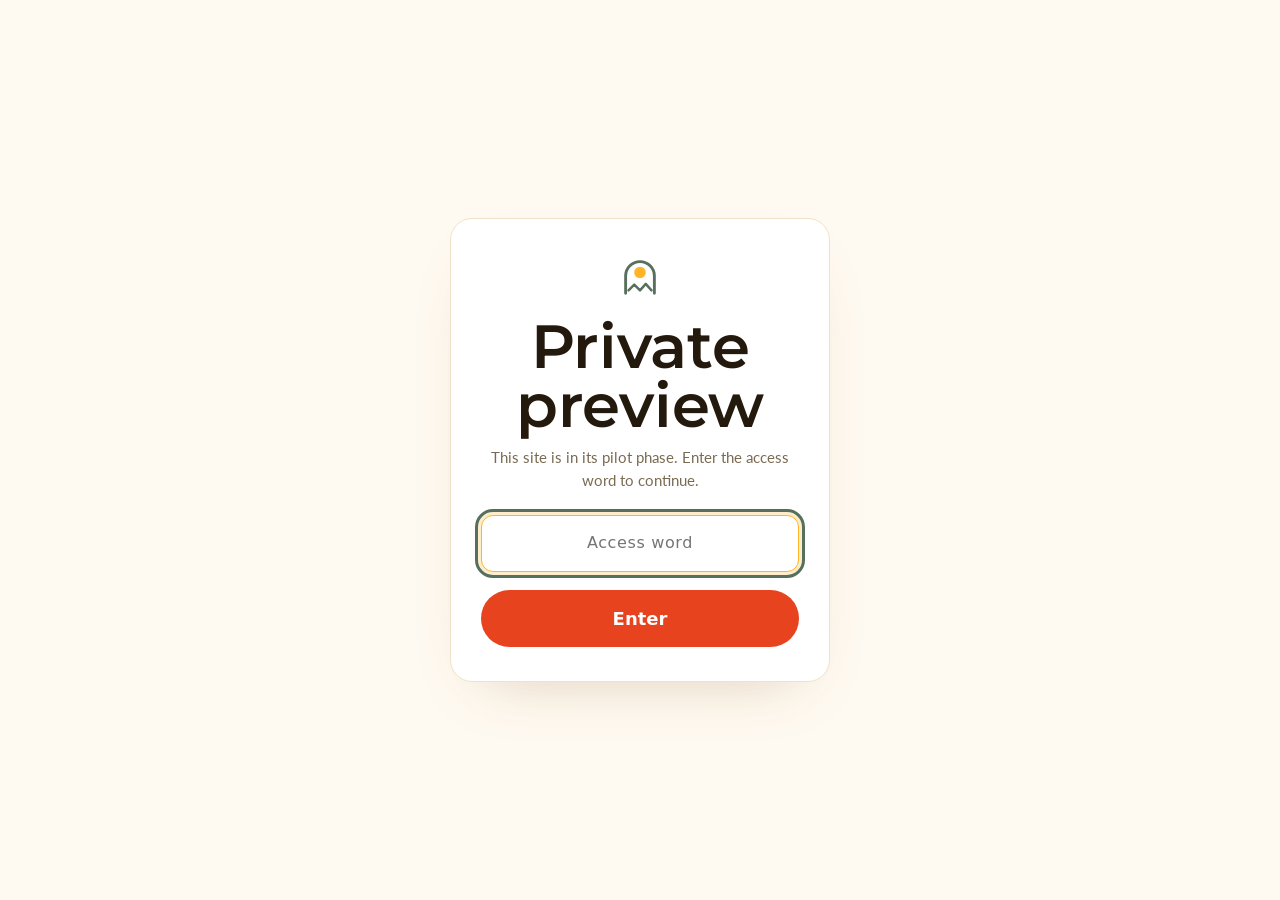
<file: registrati.html>
<!DOCTYPE html>
<html lang="en">
<head>
<script src="assets/js/gate.js?v=2"></script>
<meta charset="UTF-8" />
<meta name="viewport" content="width=device-width, initial-scale=1.0" />
<title>Tu Andalucía — Join</title>
<meta name="description" content="Leave your details: we help you move to a welcoming village, next to people who share your passions. It takes 2 minutes." />
<meta property="og:type" content="website" />
<meta property="og:title" content="You've been invited: find your place, with your people" />
<meta property="og:description" content="Move to a welcoming Spanish village, next to people who share your passions. It takes 2 minutes to register your interest." />
<meta property="og:image" content="https://tuandalucia.com/assets/og.jpg" />
<meta property="og:image:width" content="1200" />
<meta property="og:image:height" content="630" />
<link rel="canonical" href="https://tuandalucia.com/registrati.html" />
<meta property="og:url" content="https://tuandalucia.com/registrati.html" />
<meta name="twitter:card" content="summary_large_image" />
<meta name="twitter:image" content="https://images.pexels.com/photos/17589492/pexels-photo-17589492.jpeg?auto=compress&cs=tinysrgb&w=1200" />
<meta name="robots" content="noindex" />
<link rel="icon" href="data:image/svg+xml,%3Csvg xmlns='http://www.w3.org/2000/svg' viewBox='0 0 100 100'%3E%3Ccircle cx='50' cy='50' r='50' fill='%23c2562f'/%3E%3Ctext x='50' y='70' font-size='60' text-anchor='middle' fill='%23fbf7ee' font-family='Georgia,serif'%3EM%3C/text%3E%3C/svg%3E" />
<link rel="preconnect" href="https://fonts.googleapis.com" />
<link rel="preconnect" href="https://fonts.gstatic.com" crossorigin />
<link href="https://fonts.googleapis.com/css2?family=Montserrat:ital,wght@0,400;0,500;0,600;0,700;1,500&family=Lato:ital,wght@0,400;0,700;1,400&family=Fraunces:opsz,wght@9..144,500..700&display=swap" rel="stylesheet" />
<style>
/* REGISTRATI — Solana */
:root{--amber:#FFB527;--sol:#F2A93B;--terra:#E8431F;--terra2:#C2380F;--ink:#23190D;--mut:#7A6A52;
 --paper:#FFFAF1;--cream:#FFF3DF;--sand:#FBEED7;--line:#F0E2C8;--ok:#3f7d4f;
 --terracotta:#E8431F;--terra-deep:#C2380F;--olive:#5F7A33;--dust:#7A6A52;--radius:16px;
 --sh:0 26px 60px -34px rgba(120,70,20,.28);--sh2:0 14px 34px -22px rgba(120,70,20,.22)}
*{box-sizing:border-box;margin:0;padding:0}
html{scroll-behavior:smooth}
body{font-family:"Hanken Grotesk",system-ui,sans-serif;background:var(--paper);color:var(--ink);line-height:1.6;font-size:18px;-webkit-font-smoothing:antialiased}
h1,h2{font-family:"Big Shoulders Display",system-ui,sans-serif;font-weight:700;text-transform:uppercase;line-height:.97;letter-spacing:.005em}
em{font-family:"Fraunces",Georgia,serif;font-style:italic;font-weight:450;text-transform:none}
::selection{background:var(--ink);color:var(--amber)}
.wrap{max-width:840px;margin:0 auto;padding:0 22px}
nav{position:sticky;top:0;z-index:100;background:rgba(255,250,241,.85);backdrop-filter:blur(14px);border-bottom:1.5px solid var(--line)}
.nav-in{display:flex;align-items:center;justify-content:space-between;height:70px;gap:14px;max-width:1180px;margin:0 auto;padding:0 26px}
.brand{display:flex;align-items:center;gap:10px;font-family:"Big Shoulders Display",sans-serif;font-weight:700;font-size:1.2rem;text-transform:uppercase;letter-spacing:.03em;color:var(--ink);text-decoration:none;white-space:nowrap}
.logo{width:26px;height:26px;color:var(--terra);flex:none}
.nav-right{display:flex;align-items:center;gap:14px}
.nav-links{display:flex;gap:22px}
.nav-links a{color:var(--ink);text-decoration:none;font-weight:600;font-size:.93rem;opacity:.85}
.nav-links a:hover{opacity:1;color:var(--terra)}
@media(max-width:880px){.nav-links{display:none}}
.lang{display:flex;border:1.5px solid var(--line);border-radius:99px;overflow:hidden;background:#fff}
.lang button{border:none;background:transparent;font-family:inherit;font-size:.7rem;font-weight:800;padding:7px 10px;cursor:pointer;color:var(--mut)}
.lang button.on{background:var(--ink);color:var(--amber)}
.nav-cta{background:var(--terra);color:#fff;text-decoration:none;font-weight:700;font-size:.9rem;padding:10px 18px;border-radius:99px;white-space:nowrap}
.nav-cta:hover{background:#ff5a2a}
@media(max-width:560px){.nav-cta{display:none}}
main.wrap{padding-top:36px;padding-bottom:90px}
.progress{font-size:.74rem;font-weight:800;letter-spacing:.24em;color:var(--terra2);margin-bottom:10px;text-transform:uppercase;display:flex;align-items:center;gap:12px}
.progress::before{content:"";width:30px;height:2.5px;background:var(--amber);border-radius:3px}
.pbar{height:8px;background:var(--sand);border:1px solid var(--line);border-radius:99px;overflow:hidden;margin-bottom:30px}
.pbar > i{display:block;height:100%;background:linear-gradient(90deg,var(--amber),var(--terra));width:25%;transition:width .35s ease}
h1{font-size:clamp(2rem,5.6vw,3rem);margin-bottom:12px}
.sub{font-size:1.05rem;color:#54452F;margin-bottom:26px}
.help{font-size:.95rem;color:var(--mut);margin:-4px 0 18px}
.step{display:none}
.step.on{display:block;animation:fade .4s ease}
@keyframes fade{from{opacity:0;transform:translateY(10px)}to{opacity:1;transform:none}}
.cards{display:grid;grid-template-columns:1fr 1fr;gap:14px;margin:8px 0}
@media(max-width:520px){.cards{grid-template-columns:1fr}}
.card{display:flex;flex-direction:column;gap:4px;text-align:left;background:#fff;border:1.5px solid var(--line);border-radius:18px;padding:18px;cursor:pointer;font:inherit;color:inherit;transition:transform .18s,border-color .18s,box-shadow .18s;position:relative;box-shadow:var(--sh2)}
.card:hover{border-color:var(--terra);transform:translateY(-3px);box-shadow:var(--sh)}
.card.sel{border-color:var(--terra);background:#FFF1E8;box-shadow:0 0 0 3px rgba(232,67,31,.16)}
.card .t{font-family:"Big Shoulders Display",sans-serif;font-weight:700;font-size:1.25rem;text-transform:uppercase}
.card .d{font-size:.88rem;color:var(--mut)}
.card .emoji{font-size:1.5rem}
.card.soon{opacity:.72}
.tag{position:absolute;top:12px;right:12px;font-size:.6rem;font-weight:800;letter-spacing:.12em;text-transform:uppercase;background:var(--olive);color:#fff;padding:4px 9px;border-radius:99px}
label{display:block;font-weight:700;margin:18px 0 6px;font-size:.98rem}
input[type=text],input[type=tel],input[type=email],textarea,select{width:100%;padding:14px 16px;border-radius:12px;border:1.5px solid var(--line);background:#fff;font:inherit;color:var(--ink);transition:.15s}
input:focus,textarea:focus,select:focus{outline:none;border-color:var(--amber);box-shadow:0 0 0 3px rgba(255,181,39,.25)}
textarea{min-height:96px;resize:vertical}
.opt{font-weight:400;color:var(--mut);font-size:.88rem}
.pills{display:flex;flex-wrap:wrap;gap:10px;margin-top:6px}
.pill{background:#fff;border:1.5px solid var(--line);border-radius:99px;padding:10px 16px;cursor:pointer;font:inherit;transition:.15s}
.pill:hover{border-color:var(--terra)}
.pill.sel{border-color:var(--terra);background:#FFF1E8}
details.adv{margin-top:22px;border:1.5px dashed var(--line);border-radius:14px;padding:4px 16px;background:var(--sand)}
details.adv summary{cursor:pointer;padding:14px 0;font-weight:700;color:var(--terra2)}
.frow{display:flex;gap:10px;margin-bottom:10px}
.frow input{margin:0}
.fr-name{flex:1}
.fr-contact{flex:1.2}
@media(max-width:520px){.frow{flex-direction:column}}
.consent{display:flex;gap:12px;align-items:flex-start;margin-top:18px;background:#fff;border:1.5px solid var(--line);border-radius:14px;padding:16px;box-shadow:var(--sh2)}
.consent input{margin-top:5px;width:22px;height:22px;flex:0 0 auto;accent-color:var(--terra)}
.consent label{margin:0;font-weight:500;font-size:.95rem}
.privacy{font-size:.84rem;color:var(--mut);margin-top:12px}
.privacy a{color:var(--terra)}
.nav{display:flex;gap:12px;margin-top:30px;align-items:center;flex-wrap:wrap}
.btn{font:inherit;font-weight:800;border:none;border-radius:99px;padding:15px 30px;cursor:pointer;transition:.2s}
.btn-primary{background:var(--terra);color:#fff;box-shadow:0 14px 36px -12px rgba(232,67,31,.5)}
.btn-primary:hover{background:#ff5a2a;transform:translateY(-2px)}
.btn-ghost{background:transparent;color:var(--ink);border:1.5px solid var(--ink)}
.btn-ghost:hover{background:var(--ink);color:var(--amber)}
.btn-link{background:none;border:none;color:var(--mut);text-decoration:underline;cursor:pointer;font:inherit;padding:8px}
.err{color:var(--terra2);font-size:.92rem;margin-top:8px;font-weight:700;display:none}
.err.on{display:block}
.badge-ok{display:none;background:#e8f3ea;color:var(--ok);border:1.5px solid #bcdcc4;border-radius:12px;padding:10px 14px;margin:10px 0;font-weight:600}
.badge-ok.on{display:block}
.done{display:none;text-align:center;padding:30px 0}
.done.on{display:block}
.done .big{font-family:"Big Shoulders Display",sans-serif;font-weight:700;text-transform:uppercase;font-size:2.2rem;margin-bottom:10px;color:var(--terra)}
.done .chips{display:inline-flex;gap:8px;flex-wrap:wrap;justify-content:center;margin:12px 0}
.chip{background:#fff;border:1.5px solid var(--line);border-radius:99px;padding:6px 14px;font-size:.9rem}
footer{background:var(--cream);border-top:1.5px solid var(--line);padding:26px 0;color:var(--mut);font-size:.85rem;text-align:center}
footer a{color:var(--terra);text-decoration:none}
@media (prefers-reduced-motion:reduce){*{animation-duration:.01ms !important;transition-duration:.01ms !important}}
</style>
<link rel="stylesheet" href="assets/css/sage.css?v=12" />
</head>
<body>
<nav><div class="nav-in">
  <a class="brand" href="index.html"><svg class="logo" viewBox="0 0 64 64" fill="none" aria-hidden="true"><path d="M12 56 V32 a20 20 0 0 1 40 0 V56" stroke="currentColor" stroke-width="4" stroke-linecap="round"/><circle cx="32" cy="27" r="8" fill="#FFB527"/><path d="M16 52 l8 -8 8 8 8 -9 8 9" stroke="currentColor" stroke-width="3.4" stroke-linecap="round" stroke-linejoin="round"/></svg><span>Tu Andalucía</span></a>
  <div class="nav-right">
    <div class="nav-links">
      <a href="index.html#how" data-i18n="nav_how">Come funziona</a>
      <a href="index.html#villages" data-i18n="nav_vil">I paesi</a>
      <a href="index.html#communities" data-i18n="nav_com">Le comunità</a>
    </div>
    <div class="lang" id="lang">
      <button data-lang="en" class="on">EN</button>
      <button data-lang="it">IT</button>
      <button data-lang="es">ES</button>
      <button data-lang="de">DE</button>
    </div>
    <a class="nav-cta" href="registrati.html" data-i18n="nav_join">Unisciti</a>
  </div>
</div></nav>

<main class="wrap">
  <img src="https://images.pexels.com/photos/8153907/pexels-photo-8153907.jpeg?auto=compress&cs=tinysrgb&w=1200" alt="People who found their place" onerror="this.remove()" style="width:100%;height:170px;object-fit:cover;border-radius:16px;margin:24px 0 6px;box-shadow:0 16px 34px -22px rgba(120,70,30,.5)" />
  <div id="progressWrap">
    <div class="progress" id="progressTxt"></div>
    <div class="pbar"><i id="pbar"></i></div>
  </div>

  <!-- STEP 1 -->
  <section class="step on" id="s1">
    <h1 data-i18n="s1_title">Live in a village, among people like you.</h1>
    <p class="sub" data-i18n="s1_sub">We help you move to a peaceful village, next to people who share your passions. Leave your details: <strong>we’ll call you</strong>. It takes 2 minutes.</p>
    <div id="okInvite" class="badge-ok" data-i18n="ok_invite">✓ Invitation recognised: you’ll have priority.</div>
    <label data-i18n="lbl_borgo">Where would you like to go?</label>
    <p class="help" data-i18n="help_borgo">Pick a place. You can change your mind when we call you.</p>
    <div class="cards" id="borghi"></div>
    <div id="comWrap" style="display:none">
      <label data-i18n="lbl_com">What kind of people?</label>
      <p class="help" data-i18n="help_com">A community is the group of people with interests like yours. Not sure? Pick the closest one.</p>
      <div class="cards" id="comunita"></div>
      <input id="comOther" type="text" data-i18n-ph="ph_comother" placeholder="es. fotografia, teatro, vela…" style="display:none;margin-top:12px;width:100%;max-width:440px;font-size:1rem;padding:14px 16px;border:1.5px solid var(--line,#e2d6c2);border-radius:14px" />
    </div>
    <div class="err" id="err1" data-i18n="err1">Choose a place and a community to continue.</div>
    <div class="nav"><button class="btn btn-primary" data-i18n="btn_continue" onclick="next(1)">Continue →</button></div>
  </section>

  <!-- STEP 2 -->
  <section class="step" id="s2">
    <h1 data-i18n="s2_title">What’s your name and where do we call you?</h1>
    <label for="nome" data-i18n="lbl_name">Your name</label>
    <input type="text" id="nome" data-i18n-ph="ph_name" autocomplete="name" />
    <label for="tel" data-i18n="lbl_tel">Your phone number</label>
    <input type="tel" id="tel" data-i18n-ph="ph_tel" autocomplete="tel" />
    <p class="help" data-i18n="help_tel">We’ll call you, whenever suits you. WhatsApp is fine too.</p>
    <label for="email" data-i18n="lbl_email">Your email (if you have one)</label>
    <input type="email" id="email" placeholder="you@email.com" autocomplete="email" />
    <p class="help" data-i18n="help_email">Not required. If you have one, we’ll send a confirmation.</p>
    <div class="err" id="err2" data-i18n="err2">We need at least a name and a number to call you back.</div>
    <div class="nav">
      <button class="btn btn-ghost" data-i18n="btn_back" onclick="prev(2)">← Back</button>
      <button class="btn btn-primary" data-i18n="btn_continue" onclick="next(2)">Continue →</button>
    </div>
  </section>

  <!-- STEP 3 -->
  <section class="step" id="s3">
    <h1 data-i18n="s3_title">Want to tell us a bit about yourself?</h1>
    <p class="sub" data-i18n="s3_sub">Not required. A couple of lines, however it comes.</p>
    <label for="motiv" data-i18n="lbl_motiv">Tell us about you (optional)</label>
    <textarea id="motiv" data-i18n-ph="ph_motiv"></textarea>
    <label data-i18n="lbl_eta">How old are you, roughly? (optional)</label>
    <div class="pills" id="eta"></div>
    
    <details class="adv">
      <summary data-i18n="adv_summary">Help us already find your home (optional)</summary>
      <label data-i18n="lbl_quando">When could you move?</label><div class="pills" id="quando"></div>
      <label data-i18n="lbl_tipocasa">Renting or buying?</label><div class="pills" id="tipocasa"></div>
      <label data-i18n="lbl_nucleo">You would move…</label><div class="pills" id="nucleo"></div>
    </details>
    <div class="nav">
      <button class="btn btn-ghost" data-i18n="btn_back" onclick="prev(3)">← Back</button>
      <button class="btn btn-primary" data-i18n="btn_continue" onclick="next(3)">Continue →</button>
      <button class="btn-link" data-i18n="btn_skip" onclick="next(3)">Skip, I’ll tell you later</button>
    </div>
  </section>

  <!-- STEP 4 -->
  <section class="step" id="s4">
    <h1 data-i18n="s4_title">Last step.</h1>
    <p class="sub" data-i18n="s4_sub">Check and send. We’ll take care of the rest.</p>
    <div class="consent"><input type="checkbox" id="consenso" /><label for="consenso" data-i18n="consent_req">Yes, you may call or write to me about this project. I have read the privacy notice. (required)</label></div>
    <div class="consent"><input type="checkbox" id="news" /><label for="news" data-i18n="consent_news">Yes, keep me updated about the project.</label></div>
    <p class="privacy"><span data-i18n="privacy_short">We use your data only to get back to you about Tu Andalucía. No ads, no spam. You can ask for deletion any time.</span> <a href="privacy.html" target="_blank" data-i18n="privacy_link">How we handle your data.</a></p>
    <input type="text" id="_honey" name="_honey" tabindex="-1" autocomplete="off" aria-hidden="true" style="position:absolute;left:-9999px;width:1px;height:1px;opacity:0" />
    <div class="err" id="err4" data-i18n="err4">Tick the first box so we can get back to you.</div>
    <div class="nav">
      <button class="btn btn-ghost" data-i18n="btn_back" onclick="prev(4)">← Back</button>
      <button id="btnInvia" class="btn btn-primary" data-i18n="btn_send" onclick="invia()">Send my request</button>
    </div>
    <p class="privacy" style="margin-top:16px"><span data-i18n="fallback_q">Prefer to write an email?</span> <a id="mailfallback" href="#" data-i18n="fallback_link">Write to us here.</a></p>
  </section>

  <!-- CONFIRM -->
  <section class="done" id="done">
    <div class="big" data-i18n="done_big">Done! 🎉</div>
    <p id="doneMsg" class="sub"></p>
    <div class="chips" id="doneChips"></div>
    <p class="help"><span data-i18n="done_help">You don’t need to do anything else. If you prefer, you can also write to us at</span> <a href="mailto:webmaster.puntorosso@gmail.com">webmaster.puntorosso@gmail.com</a>.</p>
    <p class="help" data-i18n="invite_intro" style="margin-top:18px">Know someone who'd love this? Forward them your personal invitation — no need to give us their details.</p>
    <div style="display:flex;align-items:center;justify-content:center;gap:10px;flex-wrap:wrap;margin:8px 0 4px"><code id="inviteLink" style="background:var(--sand);border:1.5px solid var(--line);border-radius:10px;padding:8px 12px;font-size:.9rem;color:var(--ink);word-break:break-all"></code></div>
    <div class="nav" style="justify-content:center;flex-wrap:wrap;gap:12px"><a id="doneShare" class="btn btn-primary" href="#" data-i18n="done_share">📲 Invite a friend on WhatsApp</a><button id="doneCopy" type="button" class="btn btn-ghost" data-i18n="done_copy">Copy the link</button><a class="btn btn-ghost" href="index.html" data-i18n="back_site">Back to the site</a></div>
  </section>
</main>

<footer><div class="wrap">
  Tu Andalucía · <a href="index.html" data-i18n="foot_site">the site</a> · <a href="privacy.html" data-i18n="foot_privacy">privacy</a> · <span data-i18n="foot_proto">prototype</span>
</div><div class="ta-by" style="text-align:center;margin-top:10px;font-size:.8rem;opacity:.72"><span data-i18n="credit_by" data-k="credit_by">A project by</span> <a href="https://puntorosso.org" style="color:inherit">puntorosso.org</a> · <a href="mailto:mail@puntorosso.org" style="color:inherit">mail@puntorosso.org</a></div></footer>

<script>
/* ---------- traduzioni (EN default) ---------- */
var T = {"en":{"credit_by":"A project by","invite_intro":"Know someone who'd love this? Forward them your personal invitation — no need to give us their details.","done_copy":"Copy the link","done_copied":"Link copied ✓","nav_how":"How it works","nav_vil":"The villages","nav_com":"Communities","nav_join":"Join","step_of":"Step {n} of 4","s1_title":"Live in a village, among people like you.","s1_sub":"We help you move to a peaceful village, next to people who share your passions. Leave your details: <strong>we’ll call you</strong>. It takes 2 minutes.","ok_invite":"✓ Invitation recognised: you’ll have priority.","lbl_borgo":"Where would you like to go?","help_borgo":"Pick a place. You can change your mind when we call you.","lbl_com":"What kind of people?","help_com":"A community is the group of people with interests like yours. Not sure? Pick the closest one.","err1":"Choose a place and a community to continue.","btn_continue":"Continue →","btn_back":"← Back","btn_skip":"Skip, I’ll tell you later","s2_title":"What’s your name and where do we call you?","lbl_name":"Your name","ph_name":"E.g. Maria","lbl_tel":"Your phone number","ph_tel":"E.g. +39 333 1234567","help_tel":"We’ll call you, whenever suits you. WhatsApp is fine too.","lbl_email":"Your email (if you have one)","help_email":"Not required. If you have one, we’ll send a confirmation.","err2":"We need at least a name and a number to call you back.","s3_title":"Want to tell us a bit about yourself?","s3_sub":"Not required. A couple of lines, however it comes.","lbl_motiv":"Tell us about you (optional)","ph_motiv":"E.g. I’m a painter, looking for a quiet place to live and paint.","lbl_eta":"How old are you, roughly? (optional)","adv_summary":"Help us already find your home (optional)","lbl_quando":"When could you move?","lbl_tipocasa":"Renting or buying?","lbl_nucleo":"You would move…","s4_title":"Last step.","s4_sub":"Check and send. We’ll take care of the rest.","consent_req":"Yes, you may call or write to me about this project. I have read the privacy notice. (required)","consent_news":"Yes, keep me updated about the project.","privacy_short":"We use your data only to get back to you about Tu Andalucía. No ads, no spam. You can ask for deletion any time.","privacy_link":"How we handle your data.","err4":"Tick the first box so we can get back to you.","btn_send":"Send my request","fallback_q":"Prefer to write an email?","fallback_link":"Write to us here.","done_big":"Done! 🎉","done_help":"You don’t need to do anything else. If you prefer, you can also write to us at","back_site":"Back to the site","foot_site":"the site","foot_privacy":"privacy","foot_proto":"prototype","soon":"Soon","done_active":"Thank you {n}: we’ll call you in the coming days to tell you everything calmly.","done_wait":"Thank you {n}! You’re on the waiting list for {b}. Communities start in small groups: we’ll let you know as soon as a spot opens.","borgo_else":"Somewhere else / not sure","area_all":"Show me everything","coms":{"arte":["🎭","Arts & stage","music, writing, painting, theatre"],"natura":["🌿","Nature & animals","hiking, birds, dogs, horses"],"cucina":["🥘","Kitchen & garden","cooking, wine, vegetable garden"],"sport":["🚴","Sport & active life","walking, cycling, yoga, swimming"],"motori":["🏍️","Motors: bikes & classic cars","two & four wheels"],"makers":["🔧","Makers, hands & tech","crafts, DIY, repair"],"geek":["💻","Geek & tech","computers, retro gaming, coding"],"moda":["👗","Fashion & design","sewing, design, textiles"],"altra":["✨","Other / suggest yours","tell us your own community"]},"eta":["under 55","55–65","66–75","over 75"],"quando":["Right away","Within a year","Later, just looking"],"tipocasa":["Rent","Buy","Either"],"nucleo":["On my own","As a couple","With family","With friends"],"lbl_friends":"Know someone who'd love this?","help_friends":"Suggest a few friends and we'll send them a warm, personal invitation. Optional.","ph_frname":"Friend's name","ph_frcontact":"Email or phone","ph_comother":"e.g. photography, theatre, sailing…","done_share":"📲 Invite a friend on WhatsApp","share_msg":"I just registered for this: communities of like-minded people moving together to affordable Spanish villages. Join me: "},"it":{"credit_by":"Un progetto di","invite_intro":"Conosci qualcuno a cui piacerebbe? Inoltragli il tuo invito personale — non serve darci i suoi dati.","done_copy":"Copia il link","done_copied":"Link copiato ✓","nav_how":"Come funziona","nav_vil":"I paesi","nav_com":"Le comunità","nav_join":"Unisciti","step_of":"Passo {n} di 4","s1_title":"Vivere in un borgo, insieme a persone come te.","s1_sub":"Ti aiutiamo a trasferirti in un paese tranquillo, accanto a persone che hanno le tue stesse passioni. Lascia i tuoi dati: <strong>ti chiamiamo noi</strong>. Bastano 2 minuti.","ok_invite":"✓ Invito riconosciuto: avrai priorità.","lbl_borgo":"Dove ti piacerebbe andare?","help_borgo":"Scegli un posto. Potrai cambiare idea quando ti chiamiamo.","lbl_com":"Con che tipo di persone?","help_com":"La comunità è il gruppo di persone con interessi simili ai tuoi. Non sei sicuro? Scegli quella più vicina.","err1":"Scegli un posto e una comunità per continuare.","btn_continue":"Continua →","btn_back":"← Indietro","btn_skip":"Salta, lo racconto dopo","s2_title":"Come ti chiami e dove ti chiamiamo?","lbl_name":"Il tuo nome","ph_name":"Es. Maria","lbl_tel":"Il tuo numero di telefono","ph_tel":"Es. +39 333 1234567","help_tel":"Ti chiamiamo noi, quando ti fa comodo. Va bene anche WhatsApp.","lbl_email":"La tua email (se ce l’hai)","help_email":"Non è obbligatoria. Se ce l’hai, ti mandiamo una conferma.","err2":"Ci serve almeno il nome e un numero per richiamarti.","s3_title":"Vuoi dirci due parole su di te?","s3_sub":"Non è obbligatorio. Bastano due righe, come ti viene.","lbl_motiv":"Raccontati (facoltativo)","ph_motiv":"Es. Faccio la pittrice, cerco un posto tranquillo dove vivere e dipingere.","lbl_eta":"Quanti anni hai, più o meno? (facoltativo)","adv_summary":"Aiutaci già a trovarti casa (facoltativo)","lbl_quando":"Quando potresti trasferirti?","lbl_tipocasa":"Cerchi affitto o acquisto?","lbl_nucleo":"Ti trasferiresti…","s4_title":"Ultimo passo.","s4_sub":"Controlla e invia. Al resto pensiamo noi.","consent_req":"Sì, potete chiamarmi o scrivermi per parlare di questo progetto. Ho letto l’informativa privacy. (obbligatorio)","consent_news":"Sì, tenetemi aggiornato sul progetto.","privacy_short":"Usiamo i tuoi dati solo per ricontattarti su Tu Andalucía. Niente pubblicità, niente spam. Puoi chiedere la cancellazione in ogni momento.","privacy_link":"Come trattiamo i tuoi dati.","err4":"Spunta la prima casella così possiamo ricontattarti.","btn_send":"Invia la mia richiesta","fallback_q":"Preferisci scrivere un’email?","fallback_link":"Scrivici qui.","done_big":"Fatto! 🎉","done_help":"Non devi fare altro. Se preferisci, puoi anche scriverci a","back_site":"Torna al sito","foot_site":"il sito","foot_privacy":"privacy","foot_proto":"prototipo","soon":"Presto","done_active":"Grazie {n}: ti chiamiamo noi nei prossimi giorni per raccontarti tutto con calma.","done_wait":"Grazie {n}! Sei in lista d’attesa per {b}. Le comunità partono a piccoli gruppi: ti avvisiamo appena si apre un posto.","borgo_else":"Un altro posto / non so","area_all":"Mostrami tutto","coms":{"arte":["🎭","Arte & spettacolo","musica, scrittura, pittura, teatro"],"natura":["🌿","Natura & animali","escursioni, uccelli, cani, cavalli"],"cucina":["🥘","Cucina & orto","cucina, vino, orto"],"sport":["🚴","Sport & vita attiva","camminate, ciclismo, yoga, nuoto"],"motori":["🏍️","Motori: moto & auto d'epoca","due e quattro ruote"],"makers":["🔧","Makers, mani & tech","artigianato, fai-da-te, riparazioni"],"geek":["💻","Geek & tech","informatica, retrogaming, coding"],"moda":["👗","Moda & design","cucito, design, tessuti"],"altra":["✨","Altra / la tua","suggerisci la tua comunità"]},"eta":["sotto i 55","55–65","66–75","oltre 75"],"quando":["Anche subito","Entro un anno","Più avanti, sto guardando"],"tipocasa":["Affitto","Acquisto","Indifferente"],"nucleo":["Da solo/a","In coppia","Con la famiglia","Con amici"],"lbl_friends":"Conosci qualcuno a cui piacerebbe?","help_friends":"Suggerisci qualche amico: gli invieremo un invito personale. Facoltativo.","ph_frname":"Nome dell'amico/a","ph_frcontact":"Email o telefono","ph_comother":"es. fotografia, teatro, vela…","done_share":"📲 Invita un amico su WhatsApp","share_msg":"Mi sono appena registrato/a: comunità di persone affini che si trasferiscono insieme in borghi spagnoli economici. Unisciti a me: "},"es":{"credit_by":"Un proyecto de","invite_intro":"¿Conoces a alguien a quien le encantaría? Reenvíale tu invitación personal — no necesitas darnos sus datos.","done_copy":"Copiar el enlace","done_copied":"Enlace copiado ✓","nav_how":"Cómo funciona","nav_vil":"Los pueblos","nav_com":"Comunidades","nav_join":"Únete","step_of":"Paso {n} de 4","s1_title":"Vivir en un pueblo, junto a personas como tú.","s1_sub":"Te ayudamos a mudarte a un pueblo tranquilo, junto a personas que comparten tus pasiones. Deja tus datos: <strong>te llamamos nosotros</strong>. Solo 2 minutos.","ok_invite":"✓ Invitación reconocida: tendrás prioridad.","lbl_borgo":"¿Adónde te gustaría ir?","help_borgo":"Elige un lugar. Podrás cambiar de idea cuando te llamemos.","lbl_com":"¿Con qué tipo de personas?","help_com":"La comunidad es el grupo de personas con intereses como los tuyos. ¿No lo tienes claro? Elige la más cercana.","err1":"Elige un lugar y una comunidad para continuar.","btn_continue":"Continuar →","btn_back":"← Atrás","btn_skip":"Saltar, lo cuento después","s2_title":"¿Cómo te llamas y dónde te llamamos?","lbl_name":"Tu nombre","ph_name":"Ej. María","lbl_tel":"Tu número de teléfono","ph_tel":"Ej. +34 600 123456","help_tel":"Te llamamos nosotros, cuando te venga bien. WhatsApp también vale.","lbl_email":"Tu correo (si tienes)","help_email":"No es obligatorio. Si tienes, te enviamos una confirmación.","err2":"Necesitamos al menos un nombre y un número para llamarte.","s3_title":"¿Quieres contarnos algo de ti?","s3_sub":"No es obligatorio. Un par de líneas, como te salga.","lbl_motiv":"Cuéntanos (opcional)","ph_motiv":"Ej. Soy pintora, busco un lugar tranquilo donde vivir y pintar.","lbl_eta":"¿Cuántos años tienes, más o menos? (opcional)","adv_summary":"Ayúdanos ya a encontrarte casa (opcional)","lbl_quando":"¿Cuándo podrías mudarte?","lbl_tipocasa":"¿Alquiler o compra?","lbl_nucleo":"Te mudarías…","s4_title":"Último paso.","s4_sub":"Revisa y envía. Del resto nos ocupamos nosotros.","consent_req":"Sí, podéis llamarme o escribirme sobre este proyecto. He leído la política de privacidad. (obligatorio)","consent_news":"Sí, mantenedme al día sobre el proyecto.","privacy_short":"Usamos tus datos solo para volver a contactarte sobre Tu Andalucía. Sin publicidad, sin spam. Puedes pedir la eliminación cuando quieras.","privacy_link":"Cómo tratamos tus datos.","err4":"Marca la primera casilla para que podamos contactarte.","btn_send":"Enviar mi solicitud","fallback_q":"¿Prefieres escribir un correo?","fallback_link":"Escríbenos aquí.","done_big":"¡Hecho! 🎉","done_help":"No tienes que hacer nada más. Si prefieres, también puedes escribirnos a","back_site":"Volver al sitio","foot_site":"el sitio","foot_privacy":"privacidad","foot_proto":"prototipo","soon":"Pronto","done_active":"¡Gracias {n}! Te llamamos nosotros en los próximos días para contártelo todo con calma.","done_wait":"¡Gracias {n}! Estás en lista de espera para {b}. Las comunidades empiezan en grupos pequeños: te avisamos en cuanto se abra una plaza.","borgo_else":"Otro lugar / no lo sé","area_all":"Muéstrame todo","coms":{"arte":["🎭","Arte y escena","música, escritura, pintura, teatro"],"natura":["🌿","Naturaleza y animales","senderismo, aves, perros, caballos"],"cucina":["🥘","Cocina y huerto","cocina, vino, huerto"],"sport":["🚴","Deporte y vida activa","caminar, ciclismo, yoga, natación"],"motori":["🏍️","Motores: motos & clásicos","dos y cuatro ruedas"],"makers":["🔧","Makers, manos & tech","artesanía, bricolaje, reparación"],"geek":["💻","Geek & tech","informática, retrogaming, código"],"moda":["👗","Moda y diseño","costura, diseño, textiles"],"altra":["✨","Otra / la tuya","sugiere tu comunidad"]},"eta":["menos de 55","55–65","66–75","más de 75"],"quando":["Ahora mismo","En un año","Más adelante, mirando"],"tipocasa":["Alquiler","Compra","Indiferente"],"nucleo":["Solo/a","En pareja","Con la familia","Con amigos"],"lbl_friends":"¿Conoces a alguien a quien le encantaría?","help_friends":"Sugiere a algunos amigos y les enviaremos una invitación personal. Opcional.","ph_frname":"Nombre del amigo/a","ph_frcontact":"Email o teléfono","ph_comother":"p. ej. fotografía, teatro, vela…","done_share":"📲 Invita a un amigo por WhatsApp","share_msg":"Acabo de registrarme: comunidades de personas afines que se mudan juntas a pueblos españoles asequibles. Únete: "},"de":{"credit_by":"Ein Projekt von","invite_intro":"Kennst du jemanden, dem das gefallen würde? Leite ihm deine persönliche Einladung weiter — du musst uns seine Daten nicht geben.","done_copy":"Link kopieren","done_copied":"Link kopiert ✓","nav_how":"So geht\u2019s","nav_vil":"Die Dörfer","nav_com":"Gemeinschaften","nav_join":"Mach mit","step_of":"Schritt {n} von 4","s1_title":"In einem Dorf leben, unter Menschen wie dir.","s1_sub":"Wir helfen dir, in ein ruhiges Dorf zu ziehen, neben Menschen, die deine Leidenschaften teilen. Hinterlass deine Daten: <strong>wir rufen dich an</strong>. Nur 2 Minuten.","ok_invite":"✓ Einladung erkannt: Du hast Vorrang.","lbl_borgo":"Wohin möchtest du gehen?","help_borgo":"Wähle einen Ort. Du kannst es dir noch anders überlegen, wenn wir anrufen.","lbl_com":"Mit welchen Menschen?","help_com":"Eine Gemeinschaft ist die Gruppe von Menschen mit ähnlichen Interessen. Unsicher? Wähle die nächstgelegene.","err1":"Wähle einen Ort und eine Gemeinschaft, um fortzufahren.","btn_continue":"Weiter →","btn_back":"← Zurück","btn_skip":"Überspringen, erzähle ich später","s2_title":"Wie heißt du und wo rufen wir dich an?","lbl_name":"Dein Name","ph_name":"z. B. Maria","lbl_tel":"Deine Telefonnummer","ph_tel":"z. B. +49 170 1234567","help_tel":"Wir rufen dich an, wann es dir passt. WhatsApp geht auch.","lbl_email":"Deine E-Mail (falls vorhanden)","help_email":"Nicht erforderlich. Falls vorhanden, senden wir eine Bestätigung.","err2":"Wir brauchen mindestens einen Namen und eine Nummer für den Rückruf.","s3_title":"Magst du uns etwas über dich erzählen?","s3_sub":"Nicht erforderlich. Ein paar Zeilen, wie es kommt.","lbl_motiv":"Erzähl von dir (optional)","ph_motiv":"z. B. Ich bin Malerin und suche einen ruhigen Ort zum Leben und Malen.","lbl_eta":"Wie alt bist du ungefähr? (optional)","adv_summary":"Hilf uns schon bei der Haussuche (optional)","lbl_quando":"Wann könntest du umziehen?","lbl_tipocasa":"Mieten oder kaufen?","lbl_nucleo":"Du würdest umziehen…","s4_title":"Letzter Schritt.","s4_sub":"Prüfen und senden. Um den Rest kümmern wir uns.","consent_req":"Ja, ihr dürft mich zu diesem Projekt anrufen oder schreiben. Ich habe die Datenschutzerklärung gelesen. (erforderlich)","consent_news":"Ja, haltet mich über das Projekt auf dem Laufenden.","privacy_short":"Wir nutzen deine Daten nur, um dich zu Tu Andalucía zurückzukontaktieren. Keine Werbung, kein Spam. Du kannst jederzeit die Löschung verlangen.","privacy_link":"Wie wir mit deinen Daten umgehen.","err4":"Kreuze das erste Kästchen an, damit wir dich kontaktieren können.","btn_send":"Meine Anfrage senden","fallback_q":"Lieber eine E-Mail schreiben?","fallback_link":"Schreib uns hier.","done_big":"Fertig! 🎉","done_help":"Du musst nichts weiter tun. Wenn du möchtest, schreib uns auch an","back_site":"Zurück zur Website","foot_site":"die Website","foot_privacy":"Datenschutz","foot_proto":"Prototyp","soon":"Bald","done_active":"Danke {n}: Wir rufen dich in den nächsten Tagen an, um dir in Ruhe alles zu erzählen.","done_wait":"Danke {n}! Du stehst auf der Warteliste für {b}. Die Gemeinschaften starten in kleinen Gruppen: Wir melden uns, sobald ein Platz frei wird.","borgo_else":"Ein anderer Ort / weiß noch nicht","area_all":"Zeig mir alles","coms":{"arte":["🎭","Kunst & Bühne","Musik, Schreiben, Malerei, Theater"],"natura":["🌿","Natur & Tiere","Wandern, Vögel, Hunde, Pferde"],"cucina":["🥘","Küche & Garten","Kochen, Wein, Gemüsegarten"],"sport":["🚴","Sport & aktives Leben","Spazieren, Radfahren, Yoga, Schwimmen"],"motori":["🏍️","Motoren: Bikes & Oldtimer","zwei & vier Räder"],"makers":["🔧","Makers, Hände & Tech","Handwerk, DIY, Reparatur"],"geek":["💻","Geek & Tech","Computer, Retro-Gaming, Coding"],"moda":["👗","Mode & Design","Nähen, Design, Stoffe"],"altra":["✨","Andere / deine","schlag deine Gemeinschaft vor"]},"eta":["unter 55","55–65","66–75","über 75"],"quando":["Sofort","Innerhalb eines Jahres","Später, schaue nur"],"tipocasa":["Miete","Kauf","Egal"],"nucleo":["Allein","Als Paar","Mit Familie","Mit Freunden"],"lbl_friends":"Kennst du jemanden, der das lieben würde?","help_friends":"Schlag ein paar Freunde vor — wir schicken ihnen eine persönliche Einladung. Optional.","ph_frname":"Name der Freundin/des Freundes","ph_frcontact":"E-Mail oder Telefon","ph_comother":"z. B. Fotografie, Theater, Segeln…","done_share":"📲 Lade Freunde per WhatsApp ein","share_msg":"Ich habe mich gerade registriert: Gemeinschaften von Gleichgesinnten, die zusammen in bezahlbare spanische Dörfer ziehen. Mach mit: "}};

/* ---------- borghi (modifica qui per aggiungere paesi) ---------- */
var ALLCOMS=['arte','natura','cucina','sport','motori','makers','geek','moda','altra'];
var BORGHI = [
  {slug:'larva',       name:'Larva',                  area:'Sierra Mágina · Jaén',    status:'attivo', com:['arte','makers','altra']},
  {slug:'cabra',       name:'Cabra del Santo Cristo', area:'Sierra Mágina · Jaén',    status:'presto', com:ALLCOMS},
  {slug:'belmez',      name:'Bélmez de la Moraleda',  area:'Sierra Mágina · Jaén',    status:'presto', com:ALLCOMS},
  {slug:'carcheles',   name:'Cárcheles',              area:'Sierra Mágina · Jaén',    status:'presto', com:ALLCOMS},
  {slug:'jimena',      name:'Jimena',                 area:'Sierra Mágina · Jaén',    status:'presto', com:ALLCOMS},
  {slug:'bedmar',      name:'Bedmar y Garcíez',       area:'Sierra Mágina · Jaén',    status:'presto', com:ALLCOMS},
  {slug:'segura',      name:'Segura de la Sierra',    area:'Sierra de Segura · Jaén', status:'presto', com:ALLCOMS},
  {slug:'benatae',     name:'Benatae',                area:'Sierra de Segura · Jaén', status:'presto', com:ALLCOMS},
  {slug:'hornos',      name:'Hornos',                 area:'Sierra de Segura · Jaén', status:'presto', com:ALLCOMS},
  {slug:'torres',      name:'Torres de Albánchez',    area:'Sierra de Segura · Jaén', status:'presto', com:ALLCOMS},
  {slug:'galera',      name:'Galera',                 area:'Altiplano · Granada',     status:'presto', com:ALLCOMS},
  {slug:'orce',        name:'Orce',                   area:'Altiplano · Granada',     status:'presto', com:ALLCOMS},
  {slug:'castillejar', name:'Castilléjar',            area:'Altiplano · Granada',     status:'presto', com:ALLCOMS},
  {slug:'comares',     name:'Comares',                area:'Axarquía · Málaga',       status:'presto', com:ALLCOMS},
  {slug:'riogordo',    name:'Riogordo',               area:'Axarquía · Málaga',       status:'presto', com:ALLCOMS},
  {slug:'elpinar',     name:'El Pinar (Pinos del Valle)', area:'Valle de Lecrín · Granada', status:'presto', com:ALLCOMS},
  {slug:'albunuelas',  name:'Albuñuelas',             area:'Valle de Lecrín · Granada', status:'presto', com:ALLCOMS},
  {slug:'lecrin',      name:'Lecrín',                 area:'Valle de Lecrín · Granada', status:'presto', com:ALLCOMS},
  {slug:'zahara',      name:'Zahara de la Sierra',     area:'Sierra de Cádiz · Cádiz',   status:'presto', com:ALLCOMS},
  {slug:'altro',       name:'__ELSE__',               area:'__ALL__',                 status:'attivo', com:ALLCOMS}
];

var lang='en';
var st={borgo:'',borgoName:'',comunita:'',eta:'',quando:'',tipocasa:'',nucleo:'',invito:'',waitlist:false,
        etaI:-1,quandoI:-1,tipocasaI:-1,nucleoI:-1};

function tr(k){return (T[lang][k]!=null?T[lang][k]:T.en[k])}

/* ---------- applica lingua ---------- */
function applyLang(l){
  lang=(T[l]?l:'en');
  try{localStorage.setItem('mp_lang',lang)}catch(e){}
  document.documentElement.lang=lang;
  document.querySelectorAll('#lang button').forEach(function(b){b.classList.toggle('on',b.dataset.lang===lang)});
  document.querySelectorAll('[data-i18n]').forEach(function(el){var k=el.getAttribute('data-i18n');if(T[lang][k]!=null)el.innerHTML=T[lang][k]});
  document.querySelectorAll('[data-i18n-ph]').forEach(function(el){var k=el.getAttribute('data-i18n-ph');if(T[lang][k]!=null)el.setAttribute('placeholder',T[lang][k])});
  updateProgress();
  renderBorghi(); renderComunita();
  renderPills('eta','eta'); renderPills('quando','quando'); renderPills('tipocasa','tipocasa'); renderPills('nucleo','nucleo');
}
document.querySelectorAll('#lang button').forEach(function(b){b.addEventListener('click',function(){applyLang(b.dataset.lang)})});

/* ---------- borghi ---------- */
function borgoLabel(b){return b.name==='__ELSE__'?tr('borgo_else'):b.name}
function borgoArea(b){return b.area==='__ALL__'?tr('area_all'):b.area}
function renderBorghi(){
  var c=document.getElementById('borghi'); c.innerHTML='';
  BORGHI.forEach(function(b){
    var el=document.createElement('button'); el.className='card'+(b.status==='presto'?' soon':'')+(st.borgo===b.slug?' sel':'');
    el.innerHTML='<span class="t">'+borgoLabel(b)+'</span><span class="d">'+borgoArea(b)+'</span>'+(b.status==='presto'?'<span class="tag">'+tr('soon')+'</span>':'');
    el.onclick=function(){selBorgo(b)};
    c.appendChild(el);
  });
}
function selBorgo(b){
  st.borgo=b.slug; st.borgoName=borgoLabel(b); st.waitlist=(b.status==='presto'); st.comunita='';
  renderBorghi();
  document.getElementById('comWrap').style.display='block';
  renderComunita();
  document.getElementById('comWrap').scrollIntoView({behavior:'smooth',block:'nearest'});
}
function renderComunita(){
  var cc=document.getElementById('comunita'); if(!cc)return; cc.innerHTML='';
  var b=BORGHI.filter(function(x){return x.slug===st.borgo})[0]; if(!b)return;
  b.com.forEach(function(k){
    var d=T[lang].coms[k]; var e=document.createElement('button'); e.className='card'+(st.comunita===k?' sel':'');
    e.innerHTML='<span class="emoji">'+d[0]+'</span><span class="t">'+d[1]+'</span><span class="d">'+d[2]+'</span>';
    e.onclick=function(){st.comunita=k; renderComunita(); setTimeout(function(){var t=(k==='altra')?document.getElementById('comOther'):document.querySelector('#s1 .nav'); if(t)t.scrollIntoView({behavior:'smooth',block:'center'});},60);};
    cc.appendChild(e);
  });
  var co=document.getElementById('comOther'); if(co){co.style.display=(st.comunita==='altra'?'block':'none');}
}

/* ---------- pills ---------- */
function renderPills(id,key){
  var c=document.getElementById(id); if(!c)return; c.innerHTML='';
  T[lang][key].forEach(function(opt,i){
    var b=document.createElement('button'); b.className='pill'+(st[key+'I']===i?' sel':''); b.textContent=opt;
    b.onclick=function(){st[key+'I']=i; st[key]=T.en[key][i]; renderPills(id,key)};
    c.appendChild(b);
  });
}

/* ---------- step ---------- */
var TOT=4;
function updateProgress(){var n=curStep();document.getElementById('progressTxt').textContent=tr('step_of').replace('{n}',n);document.getElementById('pbar').style.width=(n/TOT*100)+'%'}
function curStep(){for(var i=1;i<=4;i++){if(document.getElementById('s'+i).classList.contains('on'))return i}return 1}
function show(n){for(var i=1;i<=4;i++){document.getElementById('s'+i).classList.toggle('on',i===n)}updateProgress();window.scrollTo({top:0,behavior:'smooth'})}
function prev(n){show(n-1)}
function next(n){
  if(n===1){if(!st.borgo||!st.comunita)return showErr('err1')}
  if(n===2){if(!val('nome')||!val('tel'))return showErr('err2')}
  hideErrs(); show(n+1);
}
function showErr(id){document.getElementById(id).classList.add('on')}
function hideErrs(){document.querySelectorAll('.err').forEach(function(e){e.classList.remove('on')})}
function val(id){return (document.getElementById(id).value||'').trim()}

/* ---------- invito da URL ---------- */
function initInvite(){
  var p=new URLSearchParams(location.search);
  var inv=(p.get('invito')||'').toUpperCase();
  var bp=(p.get('borgo')||'').toLowerCase();
  if(inv){st.invito=inv;document.getElementById('okInvite').classList.add('on');
    var bs=inv.split('-')[0].toLowerCase();
    var f=BORGHI.filter(function(b){return b.slug===bs})[0]; if(f)selBorgo(f);
  } else if(bp){var f2=BORGHI.filter(function(b){return b.slug===bp})[0]; if(f2)selBorgo(f2);}
  var cp=(p.get('com')||'').toLowerCase();
  if(cp){st.comunita=cp; renderComunita();}
}

/* ---------- invio (FormSubmit) ---------- */
var ENDPOINT='https://formsubmit.co/ajax/webmaster.puntorosso@gmail.com';
/* URL dell'App Web del CRM (Apps Script). Quando è valorizzato, ogni iscrizione arriva ANCHE al foglio CRM. */
var CRM_URL='https://script.google.com/macros/s/AKfycbx15gNAAuyUHc2LWHbTE5cyU1mWthQDBPk4EpB5rKgL-tpbcfFTgWqy9tWPEs9wPMiiyg/exec';
function crmSend(payload){ if(!CRM_URL) return; try{ fetch(CRM_URL,{method:'POST',body:JSON.stringify(payload)}); }catch(e){} }
function comName(){if(st.comunita==='altra'){var co=document.getElementById('comOther');return 'Suggested: '+((co&&co.value.trim())||'(unspecified)');}var d=T.en.coms[st.comunita]; return d?d[1]:st.comunita}
function friendsStr(){var out=[];document.querySelectorAll('#friends .frow').forEach(function(r){var n=(r.querySelector('.fr-name')||{value:''}).value.trim();var c=(r.querySelector('.fr-contact')||{value:''}).value.trim();if(n||c)out.push(n+(c?' <'+c+'>':''));});return out.join('; ');}
function buildBody(){
  return 'Name: '+val('nome')+'\nPhone: '+val('tel')+'\nEmail: '+(val('email')||'(not given)')+
    '\nVillage: '+st.borgoName+(st.waitlist?' (waiting list)':'')+'\nCommunity: '+comName()+
    '\nAbout: '+(val('motiv')||'-')+'\nAge: '+(st.eta||'-')+'\nWhen: '+(st.quando||'-')+
    '\nHome: '+(st.tipocasa||'-')+'  With: '+(st.nucleo||'-')+'\nInvite code used: '+(st.invito||'-')+'\nPersonal invite code: '+(st.myCode||'-')+
    '\nNewsletter: '+(document.getElementById('news').checked?'yes':'no')+'\nForm language: '+lang+
    '\n\n(Sent from the Tu Andalucía registration form)';
}
function mailtoLink(){return 'mailto:webmaster.puntorosso@gmail.com?subject='+encodeURIComponent('Tu Andalucía registration — '+val('nome')+' — '+st.borgoName)+'&body='+encodeURIComponent(buildBody())}
document.getElementById('mailfallback').addEventListener('click',function(e){e.preventDefault();window.location.href=mailtoLink()});
function myInviteCode(){
  var base=(val('nome')||'AMIGO').split(/\s+/)[0].toUpperCase()
    .replace(/[ÀÁÂÄ]/g,'A').replace(/[ÈÉÊË]/g,'E').replace(/[ÌÍÎÏ]/g,'I').replace(/[ÒÓÔÖ]/g,'O').replace(/[ÙÚÛÜ]/g,'U').replace(/Ñ/g,'N')
    .replace(/[^A-Z]/g,'').slice(0,8)||'AMIGO';
  var chars='ABCDEFGHJKMNPQRSTUVWXYZ23456789',suf='';
  for(var i=0;i<3;i++){suf+=chars.charAt(Math.floor(Math.random()*chars.length));}
  return base+'-'+suf;
}
function inviteUrl(){return 'https://tuandalucia.com/registrati.html?invito='+(st.myCode||'');}
function invia(){
  if(!document.getElementById('consenso').checked)return showErr('err4');
  var hp=document.getElementById('_honey'); if(hp&&hp.value)return;
  hideErrs();
  var payload={Name:val('nome'),Phone:val('tel'),Email:(val('email')||'(not given)'),
    Village:st.borgoName+(st.waitlist?' (waiting list)':''),Community:comName(),CommunityKey:(st.comunita==='altra'?'altra':st.comunita),
    About:(val('motiv')||'-'),Age:(st.eta||'-'),When:(st.quando||'-'),Home:(st.tipocasa||'-'),With:(st.nucleo||'-'),
    InviteCode:(st.invito||'-'),MyCode:(st.myCode=st.myCode||myInviteCode()),Newsletter:(document.getElementById('news').checked?'yes':'no'),FormLanguage:lang,
    _subject:'Tu Andalucía registration — '+val('nome')+' — '+st.borgoName,_template:'table',_captcha:'false'};
  var b=document.getElementById('btnInvia'); if(b){b.disabled=true;b.textContent='…'}
  crmSend(payload);
  fetch(ENDPOINT,{method:'POST',headers:{'Content-Type':'application/json','Accept':'application/json'},body:JSON.stringify(payload)})
    .then(function(r){return r.json()}).then(function(){showDone()})
    .catch(function(){try{window.location.href=mailtoLink()}catch(e){}showDone()});
}
function showDone(){
  if(!st.myCode)st.myCode=myInviteCode();
  var il=document.getElementById('inviteLink'); if(il)il.textContent=inviteUrl();
  document.getElementById('progressWrap').style.display='none';
  for(var i=1;i<=4;i++){document.getElementById('s'+i).classList.remove('on')}
  var nome=val('nome');
  var msg=(st.waitlist?tr('done_wait'):tr('done_active')).replace('{n}',nome).replace('{b}',st.borgoName);
  document.getElementById('doneMsg').textContent=msg;
  document.getElementById('doneChips').innerHTML='<span class="chip">📍 '+st.borgoName+'</span><span class="chip">👥 '+comName()+'</span>';
  document.getElementById('done').classList.add('on');
  window.scrollTo({top:0,behavior:'smooth'});
}

/* ---------- start ---------- */
(function(){var s='';try{s=localStorage.getItem('mp_lang')||''}catch(e){}
  if(!s){var nl=(navigator.language||'en').slice(0,2).toLowerCase();s={it:'it',es:'es',de:'de'}[nl]||'en';} if(!T[s])s='en'; applyLang(s); initInvite();
  var ds=document.getElementById('doneShare');
  if(ds){ds.addEventListener('click',function(e){e.preventDefault();var msg=(T[lang]&&T[lang].share_msg)||T.en.share_msg;window.open('https://wa.me/?text='+encodeURIComponent(msg+inviteUrl()),'_blank');});}
  var dc=document.getElementById('doneCopy');
  if(dc){dc.addEventListener('click',function(){var u=inviteUrl();function ok(){dc.textContent=(T[lang]&&T[lang].done_copied)||T.en.done_copied;setTimeout(function(){dc.textContent=tr('done_copy')},2000);}if(navigator.clipboard&&navigator.clipboard.writeText){navigator.clipboard.writeText(u).then(ok,ok);}else{var t=document.createElement('textarea');t.value=u;document.body.appendChild(t);t.select();try{document.execCommand('copy')}catch(e){}document.body.removeChild(t);ok();}});}
})();
</script>
<script src="assets/js/navmobile.js" defer></script>
</body>
</html>
</file>
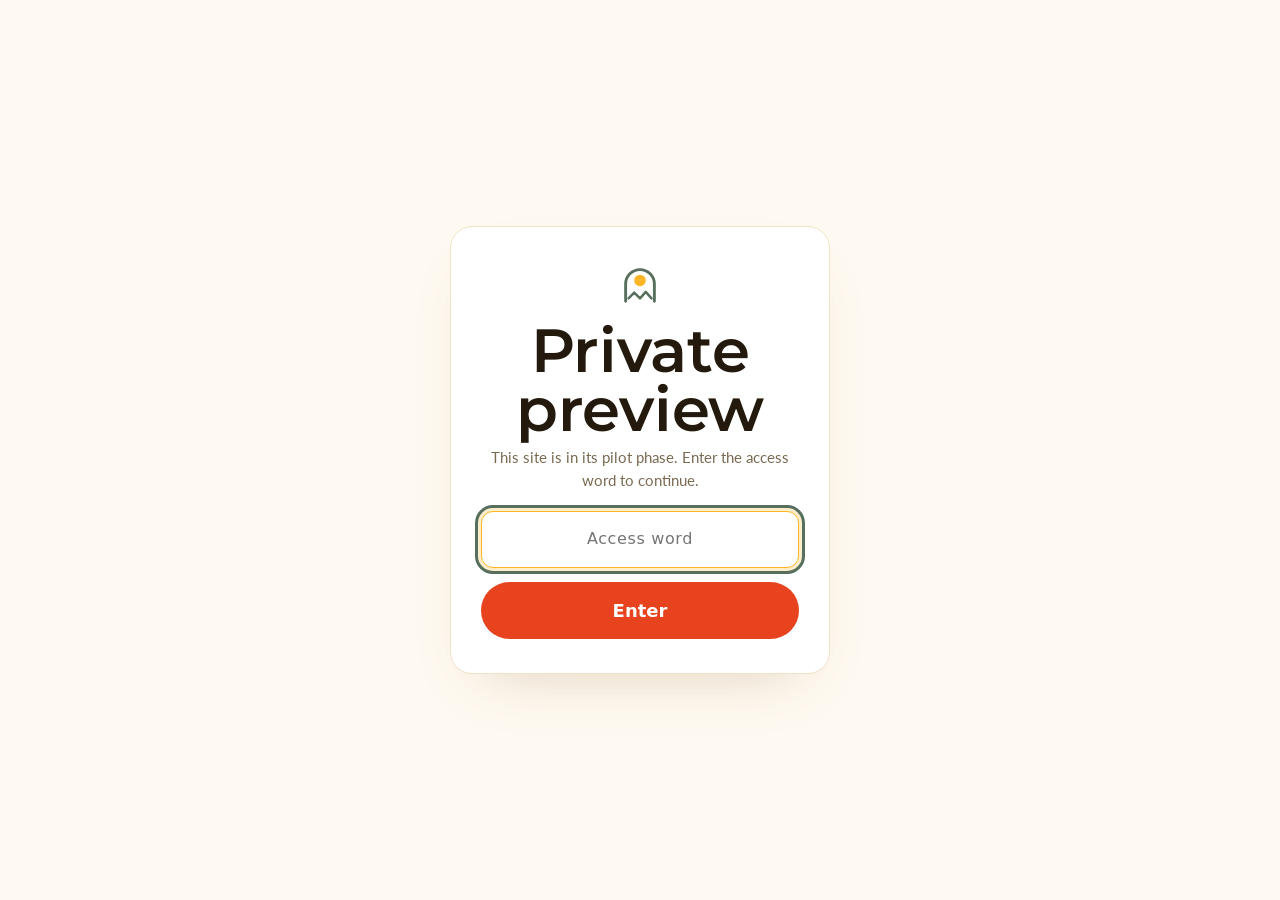
<file: stampa.html>
<!DOCTYPE html>
<html lang="en">
<head>
<script src="assets/js/gate.js?v=2"></script>
<meta charset="UTF-8" />
<meta name="viewport" content="width=device-width, initial-scale=1.0" />
<title>Tu Andalucía — Press kit</title>
<meta name="description" content="Press kit: communities of like-minded retirees moving together to depopulating Spanish villages. Pilot: Larva (Jaén), an artists' village. Facts, photos, contacts." />
<meta property="og:type" content="website" />
<meta property="og:title" content="Tu Andalucía — Press kit" />
<meta property="og:description" content="Spain's first artists' village is forming in Larva (Jaén). The story, the facts, the photos." />
<meta property="og:image" content="https://tuandalucia.com/assets/og.jpg" />
<meta name="twitter:card" content="summary_large_image" />
<link rel="canonical" href="https://tuandalucia.com/stampa.html" />
<link rel="icon" href="data:image/svg+xml,%3Csvg xmlns='http://www.w3.org/2000/svg' viewBox='0 0 100 100'%3E%3Ccircle cx='50' cy='50' r='50' fill='%23c2562f'/%3E%3Ctext x='50' y='70' font-size='60' text-anchor='middle' fill='%23fbf7ee' font-family='Georgia,serif'%3EM%3C/text%3E%3C/svg%3E" />
<link rel="preconnect" href="https://fonts.googleapis.com" /><link rel="preconnect" href="https://fonts.gstatic.com" crossorigin />
<link href="https://fonts.googleapis.com/css2?family=Montserrat:ital,wght@0,400;0,500;0,600;0,700;1,500&family=Lato:ital,wght@0,400;0,700;1,400&family=Fraunces:opsz,wght@9..144,500..700&display=swap" rel="stylesheet" />
<style>
/* STAMPA / PRESS KIT — Solana */
:root{--amber:#FFB527;--sol:#F2A93B;--terra:#E8431F;--terra2:#C2380F;--ink:#23190D;--mut:#7A6A52;
 --paper:#FFFAF1;--cream:#FFF3DF;--sand:#FBEED7;--line:#F0E2C8;--sky:#CDE8F2;
 --sh:0 26px 60px -34px rgba(120,70,20,.28);--sh2:0 14px 34px -22px rgba(120,70,20,.22)}
*{box-sizing:border-box;margin:0;padding:0}
html{scroll-behavior:smooth}
body{font-family:"Hanken Grotesk",system-ui,sans-serif;background:var(--paper);color:var(--ink);line-height:1.62;font-size:18px;-webkit-font-smoothing:antialiased}
h1,h2,h3{font-family:"Big Shoulders Display",system-ui,sans-serif;font-weight:700;letter-spacing:.005em;text-transform:uppercase;line-height:.95}
em{font-family:"Fraunces",Georgia,serif;font-style:italic;font-weight:450;text-transform:none}
h1 em,h2 em,h3 em{color:var(--terra)}
a{color:var(--terra)}
::selection{background:var(--ink);color:var(--amber)}
.wrap{max-width:840px;margin:0 auto;padding:0 26px}
/* nav unificata */
nav{position:sticky;top:0;z-index:100;background:rgba(255,250,241,.85);backdrop-filter:blur(14px);border-bottom:1.5px solid var(--line)}
.nav-in{display:flex;align-items:center;justify-content:space-between;height:70px;gap:14px;max-width:1180px;margin:0 auto;padding:0 26px}
.brand{display:flex;align-items:center;gap:10px;font-family:"Big Shoulders Display",sans-serif;font-weight:700;font-size:1.2rem;text-transform:uppercase;letter-spacing:.03em;color:var(--ink);text-decoration:none;white-space:nowrap}
.logo{width:26px;height:26px;color:var(--terra);flex:none}
.nav-right{display:flex;align-items:center;gap:14px}
.nav-links{display:flex;gap:22px}
.nav-links a{color:var(--ink);text-decoration:none;font-weight:600;font-size:.93rem;opacity:.85}
.nav-links a:hover{opacity:1;color:var(--terra)}
@media(max-width:880px){.nav-links{display:none}}
.lang{display:flex;border:1.5px solid var(--line);border-radius:99px;overflow:hidden;background:#fff}
.lang button{border:none;background:transparent;font-family:inherit;font-size:.7rem;font-weight:800;padding:7px 10px;cursor:pointer;color:var(--mut)}
.lang button.on{background:var(--ink);color:var(--amber)}
.nav-cta{background:var(--terra);color:#fff;text-decoration:none;font-weight:700;font-size:.9rem;padding:10px 18px;border-radius:99px;white-space:nowrap;transition:background .2s,transform .2s}
.nav-cta:hover{background:#ff5a2a;transform:translateY(-2px)}
@media(max-width:560px){.nav-cta{display:none}}
/* pagina */
main{padding:56px 0 90px}
.kicker{display:flex;align-items:center;gap:12px;font-size:.74rem;font-weight:800;letter-spacing:.24em;text-transform:uppercase;color:var(--terra2);margin-bottom:18px}
.kicker::before{content:"";width:30px;height:2.5px;background:var(--amber);border-radius:3px}
h1{font-size:clamp(2.6rem,6.5vw,4.4rem);margin-bottom:14px}
.sub{color:var(--mut);margin-bottom:34px;font-size:1.12rem;max-width:660px}
h2{font-size:clamp(1.5rem,3vw,1.9rem);margin:44px 0 16px}
h2::before{content:"";display:block;width:30px;height:3px;background:var(--amber);border-radius:3px;margin-bottom:12px}
.box{background:#fff;border:1.5px solid var(--line);border-radius:20px;padding:26px 28px;margin:14px 0;box-shadow:var(--sh2)}
main ul{background:#fff;border:1.5px solid var(--line);border-radius:20px;padding:24px 28px 24px 48px;margin:14px 0;box-shadow:var(--sh2)}
li{margin-bottom:10px}
li:last-child{margin-bottom:0}
li::marker{color:var(--terra)}
p[data-i18n="p4"]{background:#fff;border:1.5px solid var(--line);border-radius:20px;padding:26px 28px;margin:14px 0;box-shadow:var(--sh2)}
.small{font-size:.86rem;color:var(--mut);margin-top:20px}
/* banda contatto stampa */
.press-band{background:linear-gradient(180deg,var(--sand),var(--cream));border:1.5px solid var(--line);border-radius:22px;padding:30px 32px 32px;margin-top:48px;box-shadow:var(--sh)}
.press-band h2{margin:0 0 14px}
.press-band .box{background:transparent;border:none;box-shadow:none;border-radius:0;padding:0;margin:0 0 20px}
.btn-mail{display:inline-flex;align-items:center;gap:9px;background:var(--terra);color:#fff;text-decoration:none;font-weight:700;font-size:1rem;padding:14px 26px;border-radius:99px;box-shadow:0 16px 38px -14px rgba(232,67,31,.5);transition:background .2s,transform .2s}
.btn-mail:hover{background:#ff5a2a;transform:translateY(-2px)}
/* footer */
footer{background:var(--cream);color:var(--mut);padding:40px 0 60px;font-size:.9rem;border-top:1.5px solid var(--line)}
.foot-in{display:flex;justify-content:space-between;align-items:center;flex-wrap:wrap;gap:16px;max-width:1180px;margin:0 auto;padding:0 26px}
footer .brand{color:var(--ink)}
footer a{color:var(--terra);text-decoration:none;font-weight:600}
.foot-links a{margin-left:18px}
@media (prefers-reduced-motion:reduce){*{animation-duration:.01ms !important;transition-duration:.01ms !important}}
@media(max-width:560px){.wrap{padding:0 16px}.brand{font-size:.95rem}.lang button{padding:6px 7px;font-size:.6rem}.btn-mail{font-size:.85rem;padding:12px 18px}.foot-links a{margin-left:0;margin-right:14px}}
</style>
<link rel="stylesheet" href="assets/css/sage.css?v=12" />
</head>
<body>
<nav><div class="nav-in">
  <a class="brand" href="index.html"><svg class="logo" viewBox="0 0 64 64" fill="none" aria-hidden="true"><path d="M12 56 V32 a20 20 0 0 1 40 0 V56" stroke="currentColor" stroke-width="4" stroke-linecap="round"/><circle cx="32" cy="27" r="8" fill="#FFB527"/><path d="M16 52 l8 -8 8 8 8 -9 8 9" stroke="currentColor" stroke-width="3.4" stroke-linecap="round" stroke-linejoin="round"/></svg><span>Tu Andalucía</span></a>
  <div class="nav-right">
    <div class="nav-links">
      <a href="index.html#how" data-i18n="nav.how">How it works</a>
      <a href="index.html#villages" data-i18n="nav.vil">The villages</a>
      <a href="index.html#communities" data-i18n="nav.com">Communities</a>
    </div>
    <div class="lang" id="lang"><button data-lang="en" class="on">EN</button><button data-lang="it">IT</button><button data-lang="es">ES</button><button data-lang="de">DE</button></div>
    <a class="nav-cta" href="registrati.html" data-i18n="nav.join">Join</a>
  </div>
</div></nav>

<main class="wrap">
  <div class="kicker">Press &middot; Media</div>
  <h1 data-i18n="t">Press kit</h1>
  <p class="sub" data-i18n="s">For journalists and media. We answer in English, Italian, Spanish and German — and we can put you in touch with the town of Larva.</p>

  <h2 data-i18n="h1">The story in one paragraph</h2>
  <div class="box"><p data-i18n="p1">Larva, a village of ~400 people in the Sierra Mágina (Jaén, Andalusia), is preparing to welcome <strong>Spain's first community of retired artists</strong>: musicians, sound and light technicians, road managers — people who spent their lives building everyone else's show and reached retirement with small pensions. They are not being resettled; they are founding something, invited by the town itself. Behind it is <strong>Tu Andalucía</strong> (tuandalucia.com), a pilot project that matches communities of like-minded retirees with depopulating Spanish villages: affordable homes, real services (in Larva: a clinic open 7 days a week, a €2 taxi to the Úbeda hospital), and neighbours who speak your language — the language of the stage.</p></div>

  <h2 data-i18n="h2">Key facts</h2>
  <ul>
    <li data-i18n="f1"><strong>The model:</strong> communities by affinity (arts &amp; stage, nature, food &amp; garden, sport, motors, makers, geek, fashion &amp; design) move together — the antidote to the isolation that kills most retire-to-the-countryside dreams.</li>
    <li data-i18n="f2"><strong>Edition 1:</strong> 10 founding households for Larva's arts community, by invitation, forming now.</li>
    <li data-i18n="f3"><strong>The network:</strong> 18 researched candidate villages in Andalusia and beyond — Sierra Mágina, Sierra de Segura, Granada's Altiplano and Valle de Lecrín, Axarquía, Sierra de Cádiz — with verified data on healthcare, internet, housing prices, beach and airport reach.</li>
    <li data-i18n="f4"><strong>The economics:</strong> village homes from ~€10-25k in several candidate villages; cost of living up to ~50% below the big cities (figures verified village by village).</li>
    <li data-i18n="f5"><strong>Status:</strong> pilot phase, in dialogue with the town hall of Larva; first group forming. No public funding, no fees to join, no commission on homes.</li>
  </ul>

  <h2 data-i18n="h3">What you can have</h2>
  <ul>
    <li data-i18n="w1">Interviews (EN/IT/ES/DE) with the project's founder.</li>
    <li data-i18n="w2">An introduction to the town hall of Larva, for institutional comment.</li>
    <li data-i18n="w3">Access to the first group visit / open day in Larva (limited press places — ask early).</li>
    <li data-i18n="w4">Background data on the 18 candidate villages, with sources.</li>
  </ul>

  <h2 data-i18n="h4">Photos</h2>
  <p data-i18n="p4">Photos of the villages on this site come from Wikimedia Commons (free licences, attribution in page) and are available to media under the same licences. Original photos of Larva and of the community's first visit will be available from the open day. The hero photo (Zahara de la Sierra) is from Pexels (free licence).</p>

  <section class="press-band">
  <h2 data-i18n="h5">Contact</h2>
  <div class="box"><p data-i18n="p5"><strong>Press contact:</strong> webmaster.puntorosso@gmail.com — write "PRESS" in the subject and tell us your deadline; we reply fast. Site: <a href="https://tuandalucia.com/">tuandalucia.com</a></p></div>
  <a class="btn-mail" href="mailto:webmaster.puntorosso@gmail.com?subject=PRESS">&#9993;&nbsp;webmaster.puntorosso@gmail.com</a>
  </section>
  <p class="small" data-i18n="note">The project is in pilot phase. We say honestly what is confirmed and what is still being verified — and we ask the same of every story about us.</p>
</main>

<footer><div class="foot-in">
  <a class="brand" href="index.html"><svg class="logo" viewBox="0 0 64 64" fill="none" aria-hidden="true"><path d="M12 56 V32 a20 20 0 0 1 40 0 V56" stroke="currentColor" stroke-width="4" stroke-linecap="round"/><circle cx="32" cy="27" r="8" fill="#FFB527"/><path d="M16 52 l8 -8 8 8 8 -9 8 9" stroke="currentColor" stroke-width="3.4" stroke-linecap="round" stroke-linejoin="round"/></svg><span>Tu Andalucía</span></a>
  <div class="foot-links">
    <a href="index.html" data-i18n="fsite">the site</a>
    <a href="famiglie.html" data-i18n="ffam">for families</a>
    <a href="privacy.html">privacy</a>
  </div>
</div><div class="ta-by" style="text-align:center;margin-top:10px;font-size:.8rem;opacity:.72"><span data-i18n="credit_by" data-k="credit_by">A project by</span> <a href="https://puntorosso.org" style="color:inherit">puntorosso.org</a> · <a href="mailto:mail@puntorosso.org" style="color:inherit">mail@puntorosso.org</a></div></footer>

<script>
var I={
 en:{},
 it:{"credit_by":"Un progetto di",hb:"← Home",t:"Press kit",s:"Per giornalisti e media. Rispondiamo in italiano, inglese, spagnolo e tedesco — e possiamo metterti in contatto con il Comune di Larva.",
 h1:"La storia in un paragrafo",p1:"Larva, un borgo di ~400 abitanti nella Sierra Mágina (Jaén, Andalusia), si prepara ad accogliere <strong>la prima comunità di artisti in pensione di Spagna</strong>: musicisti, tecnici del suono e delle luci, road manager — gente che ha passato la vita a costruire lo spettacolo degli altri ed è arrivata alla pensione con assegni ridotti. Non vengono ricollocati: stanno fondando qualcosa, invitati dal paese stesso. Dietro c'è <strong>Tu Andalucía</strong> (tuandalucia.com), un progetto pilota che abbina comunità di pensionati affini a borghi spagnoli in spopolamento: case accessibili, servizi reali (a Larva: ambulatorio aperto 7 giorni su 7, taxi a 2€ per l'ospedale di Úbeda) e vicini che parlano la tua lingua — quella del palco.",
 h2:"I fatti chiave",f1:"<strong>Il modello:</strong> comunità per affinità (arte & spettacolo, natura, cucina & orto, sport, motori, makers, geek, moda & design) che si trasferiscono insieme — l'antidoto all'isolamento che uccide quasi tutti i sogni di pensione in campagna.",f2:"<strong>Edizione 1:</strong> 10 nuclei fondatori per la comunità artistica di Larva, su invito, in formazione ora.",f3:"<strong>La rete:</strong> 18 borghi candidati studiati in Andalusia e oltre — Sierra Mágina, Sierra de Segura, Altiplano di Granada e Valle de Lecrín, Axarquía, Sierra de Cádiz — con dati verificati su sanità, internet, prezzi delle case, distanza da mare e aeroporto.",f4:"<strong>L'economia:</strong> case di paese da ~10-25k€ in diversi borghi candidati; costo della vita fino a ~50% sotto le grandi città (cifre verificate paese per paese).",f5:"<strong>Stato:</strong> fase pilota, in dialogo con il Comune di Larva; primo gruppo in formazione. Nessun finanziamento pubblico, nessuna quota d'ingresso, nessuna commissione sulle case.",
 h3:"Cosa possiamo darti",w1:"Interviste (IT/EN/ES/DE) con il fondatore del progetto.",w2:"Un'introduzione al Comune di Larva, per un commento istituzionale.",w3:"Accesso alla prima visita di gruppo / open day a Larva (posti stampa limitati — chiedi presto).",w4:"Dati di contesto sui 18 borghi candidati, con fonti.",
 h4:"Foto",p4:"Le foto dei borghi su questo sito vengono da Wikimedia Commons (licenze libere, attribuzione in pagina) e sono disponibili ai media alle stesse condizioni. Foto originali di Larva e della prima visita della comunità saranno disponibili dall'open day. La foto dell'hero (Zahara de la Sierra) è di Pexels (licenza libera).",
 h5:"Contatto",p5:"<strong>Contatto stampa:</strong> webmaster.puntorosso@gmail.com — scrivi \"PRESS\" nell'oggetto e dicci la tua deadline; rispondiamo in fretta. Sito: <a href='https://tuandalucia.com/'>tuandalucia.com</a>",
 note:"Il progetto è in fase pilota. Diciamo onestamente cosa è confermato e cosa è in verifica — e chiediamo lo stesso a ogni storia su di noi.",fsite:"il sito",ffam:"per le famiglie","nav.how":"Come funziona","nav.vil":"I paesi","nav.com":"Le comunità","nav.join":"Unisciti"},
 es:{"credit_by":"Un proyecto de",hb:"← Inicio",t:"Kit de prensa",s:"Para periodistas y medios. Respondemos en español, inglés, italiano y alemán — y podemos ponerte en contacto con el Ayuntamiento de Larva.",
 h1:"La historia en un párrafo",p1:"Larva, un pueblo de ~400 habitantes en la Sierra Mágina (Jaén, Andalucía), se prepara para acoger <strong>la primera comunidad de artistas jubilados de España</strong>: músicos, técnicos de sonido y luces, road managers — gente que pasó la vida construyendo el espectáculo de los demás y llegó a la jubilación con pensiones pequeñas. No los reubican: están fundando algo, invitados por el propio pueblo. Detrás está <strong>Tu Andalucía</strong> (tuandalucia.com), un proyecto piloto que une comunidades de jubilados afines con pueblos españoles en despoblación: casas asequibles, servicios reales (en Larva: consultorio abierto 7 días, taxi de 2 € al hospital de Úbeda) y vecinos que hablan tu idioma — el del escenario.",
 h2:"Los datos clave",f1:"<strong>El modelo:</strong> comunidades por afinidad (arte y escena, naturaleza, cocina y huerto, deporte, motores, makers, geek, moda y diseño) que se mudan juntas — el antídoto contra el aislamiento que mata casi todos los sueños de jubilarse en el campo.",f2:"<strong>Edición 1:</strong> 10 hogares fundadores para la comunidad artística de Larva, por invitación, formándose ahora.",f3:"<strong>La red:</strong> 18 pueblos candidatos estudiados en Andalucía y más allá — Sierra Mágina, Sierra de Segura, Altiplano de Granada y Valle de Lecrín, Axarquía, Sierra de Cádiz — con datos verificados de sanidad, internet, precios de vivienda, playa y aeropuerto.",f4:"<strong>La economía:</strong> casas de pueblo desde ~10-25 mil € en varios pueblos candidatos; coste de vida hasta ~50% por debajo de las grandes ciudades (cifras verificadas pueblo a pueblo).",f5:"<strong>Estado:</strong> fase piloto, en diálogo con el Ayuntamiento de Larva; primer grupo en formación. Sin financiación pública, sin cuotas de entrada, sin comisión sobre las casas.",
 h3:"Qué podemos ofrecerte",w1:"Entrevistas (ES/EN/IT/DE) con el fundador del proyecto.",w2:"Una presentación al Ayuntamiento de Larva, para comentario institucional.",w3:"Acceso a la primera visita de grupo / open day en Larva (plazas de prensa limitadas — pide pronto).",w4:"Datos de contexto sobre los 18 pueblos candidatos, con fuentes.",
 h4:"Fotos",p4:"Las fotos de los pueblos en este sitio proceden de Wikimedia Commons (licencias libres, atribución en página) y están disponibles para los medios con las mismas licencias. Habrá fotos originales de Larva y de la primera visita desde el open day. La foto de portada (Zahara de la Sierra) es de Pexels (licencia libre).",
 h5:"Contacto",p5:"<strong>Contacto de prensa:</strong> webmaster.puntorosso@gmail.com — escribe \"PRESS\" en el asunto y dinos tu plazo; respondemos rápido. Web: <a href='https://tuandalucia.com/'>tuandalucia.com</a>",
 note:"El proyecto está en fase piloto. Decimos con honestidad qué está confirmado y qué se está verificando — y pedimos lo mismo a cada historia sobre nosotros.",fsite:"el sitio",ffam:"para familias","nav.how":"Cómo funciona","nav.vil":"Los pueblos","nav.com":"Comunidades","nav.join":"Únete"},
 de:{"credit_by":"Ein Projekt von",hb:"← Home",t:"Pressemappe",s:"Für Journalistinnen und Journalisten. Wir antworten auf Deutsch, Englisch, Italienisch und Spanisch — und stellen gern den Kontakt zum Rathaus von Larva her.",
 h1:"Die Geschichte in einem Absatz",p1:"Larva, ein Dorf mit ~400 Einwohnern in der Sierra Mágina (Jaén, Andalusien), bereitet sich darauf vor, <strong>Spaniens erste Gemeinschaft pensionierter Künstler</strong> aufzunehmen: Musiker, Ton- und Lichttechniker, Roadmanager — Menschen, die ihr Leben damit verbracht haben, die Show der anderen aufzubauen, und mit kleinen Renten in den Ruhestand gehen. Sie werden nicht umgesiedelt: Sie gründen etwas, eingeladen vom Dorf selbst. Dahinter steht <strong>Tu Andalucía</strong> (tuandalucia.com), ein Pilotprojekt, das Gemeinschaften gleichgesinnter Rentner mit entvölkerten spanischen Dörfern zusammenbringt: bezahlbare Häuser, echte Versorgung (in Larva: Arztpraxis 7 Tage die Woche, 2-€-Taxi zum Krankenhaus Úbeda) und Nachbarn, die deine Sprache sprechen — die der Bühne.",
 h2:"Die wichtigsten Fakten",f1:"<strong>Das Modell:</strong> Gemeinschaften nach Wahlverwandtschaft (Kunst & Bühne, Natur, Küche & Garten, Sport, Motoren, Makers, Geek, Mode & Design), die gemeinsam umziehen — das Gegenmittel zur Einsamkeit, an der die meisten Landlust-Rentenpläne scheitern.",f2:"<strong>Edition 1:</strong> 10 Gründungshaushalte für Larvas Künstlergemeinschaft, auf Einladung, in Gründung.",f3:"<strong>Das Netz:</strong> 18 recherchierte Kandidatendörfer in Andalusien und darüber hinaus — Sierra Mágina, Sierra de Segura, Granadas Altiplano und Valle de Lecrín, Axarquía, Sierra de Cádiz — mit geprüften Daten zu Gesundheit, Internet, Hauspreisen, Strand- und Flughafennähe.",f4:"<strong>Die Zahlen:</strong> Dorfhäuser ab ~10-25 Tsd. € in mehreren Kandidatendörfern; Lebenshaltungskosten bis ~50% unter den Großstädten (Dorf für Dorf geprüft).",f5:"<strong>Status:</strong> Pilotphase, im Dialog mit dem Rathaus von Larva; erste Gruppe in Gründung. Keine öffentliche Förderung, keine Beitrittsgebühren, keine Provision auf Häuser.",
 h3:"Was wir bieten können",w1:"Interviews (DE/EN/IT/ES) mit dem Gründer des Projekts.",w2:"Eine Vorstellung beim Rathaus von Larva für ein institutionelles Statement.",w3:"Zugang zum ersten Gruppenbesuch / Open Day in Larva (begrenzte Presseplätze — früh anfragen).",w4:"Hintergrunddaten zu den 18 Kandidatendörfern, mit Quellen.",
 h4:"Fotos",p4:"Die Dorffotos auf dieser Website stammen von Wikimedia Commons (freie Lizenzen, Attribution auf der Seite) und stehen Medien unter denselben Lizenzen zur Verfügung. Originalfotos aus Larva und vom ersten Besuch gibt es ab dem Open Day. Das Titelfoto (Zahara de la Sierra) stammt von Pexels (freie Lizenz).",
 h5:"Kontakt",p5:"<strong>Pressekontakt:</strong> webmaster.puntorosso@gmail.com — schreib \"PRESS\" in den Betreff und nenn uns deine Deadline; wir antworten schnell. Website: <a href='https://tuandalucia.com/'>tuandalucia.com</a>",
 note:"Das Projekt ist in der Pilotphase. Wir sagen ehrlich, was bestätigt ist und was noch geprüft wird — und bitten jede Geschichte über uns um dasselbe.",fsite:"die Website",ffam:"für Familien","nav.how":"So geht's","nav.vil":"Die Dörfer","nav.com":"Gemeinschaften","nav.join":"Mach mit"}
};
(function(){var EN={};document.querySelectorAll('[data-i18n]').forEach(function(el){EN[el.getAttribute('data-i18n')]=el.innerHTML});I.en=EN;})();
function setLang(l){if(!I[l])l='en';document.documentElement.lang=l;try{localStorage.setItem('mp_lang',l)}catch(e){}
 document.querySelectorAll('#lang button').forEach(function(b){b.classList.toggle('on',b.dataset.lang===l)});
 document.querySelectorAll('[data-i18n]').forEach(function(el){var k=el.getAttribute('data-i18n');if(I[l][k]!=null)el.innerHTML=I[l][k]});
}
document.querySelectorAll('#lang button').forEach(function(b){b.addEventListener('click',function(){setLang(b.dataset.lang)})});
(function(){var s='';try{s=localStorage.getItem('mp_lang')||''}catch(e){};if(!s){var nl=(navigator.language||'en').slice(0,2).toLowerCase();s={it:'it',es:'es',de:'de'}[nl]||'en';}setLang(s)})();
</script>
<script src="assets/js/navmobile.js" defer></script>
</body>
</html>
</file>
<file: assets/css/sage.css>
/* ============================================================
   SAGE — riferimento sagewoodlcs.com: verde salvia + bianco arioso,
   Montserrat (titoli, Title Case) + Lato (corpo), oro accento minimo.
   Ultimo in <head> + !important: vince e neutralizza i layer caldi
   #glam/#euphoria/#heroeuf/#heroeuf2/#wow/#quiet-luxury.
   ============================================================ */

/* ===== :root: ridefinizione token + rimappatura storici (il CSS base eredita salvia) ===== */
:root{
  --sage:#576f5d!important;--sage-deep:#3f5446!important;--sage-tint:#eef2ee!important;--gold:#c9a24b!important;
  --bg:#ffffff!important;--bg-soft:#f5f6f4!important;--ink:#2f3a33!important;--text:#4e5a52!important;--line:#e3e7e3!important;
  --terra:#576f5d!important;--terra2:#3f5446!important;--amber:#c9a24b!important;--sol:#c9a24b!important;
  --paper:#ffffff!important;--cream:#eef2ee!important;--sand:#f5f6f4!important;--sky:#eef2ee!important;--grass:#eef2ee!important;
  --mut:#5b645d!important;
  --sh:0 26px 60px -34px rgba(47,58,51,.22)!important;--sh2:0 14px 34px -22px rgba(47,58,51,.2)!important;
}
html,body{background:var(--bg)!important}
::selection{background:#576f5d;color:#fff}
:focus-visible{outline:3px solid #576f5d!important;outline-offset:3px}
a{color:#576f5d}

/* ===== HERO: foto panoramica piena, overlay leggero verde-neutro, titolo bianco Title Case ===== */
.hero{background:#2f3a33!important;min-height:96svh!important}
.hero::before,.hero::after{content:none!important;display:none!important;animation:none!important;background:none!important}
.hero .bg{-webkit-mask-image:none!important;mask-image:none!important;inset:-8% 0 0 0!important;filter:saturate(1.02) contrast(1.02) brightness(.98)!important}
.hero .veil{background:linear-gradient(180deg,rgba(28,38,32,.30) 0%,rgba(28,38,32,.10) 26%,rgba(28,38,32,.06) 48%,rgba(28,38,32,.42) 78%,rgba(28,38,32,.66) 100%)!important;animation:none!important}
.hero .eye{display:none!important}
.hero .hero-brand{display:flex!important;align-items:center;gap:17px;margin:0 0 26px}
.hero .hero-logo{display:block!important;width:66px;height:66px;margin:0!important;color:#fff!important;filter:drop-shadow(0 5px 16px rgba(12,18,14,.55));flex:none}
.hero .hero-wm{font-family:"Fraunces",Georgia,serif!important;font-weight:600!important;font-size:clamp(2.05rem,4.6vw,3.15rem)!important;line-height:1;color:#fff!important;letter-spacing:.005em;text-shadow:0 2px 12px rgba(12,18,14,.55)}
@media(max-width:560px){.hero .hero-brand{margin-bottom:18px;gap:13px}.hero .hero-logo{width:55px;height:55px}.hero .hero-wm{font-size:2rem!important}}
.hero h1{font-size:clamp(2.7rem,7.2vw,6rem)!important;line-height:1.06!important}
.hero .l1,.hero .l1 .w,.hero .l2,.hero .l2 .w{
  color:#fff!important;-webkit-text-fill-color:#fff!important;
  font-family:"Montserrat",sans-serif!important;font-weight:600!important;text-transform:none!important;
  background:none!important;background-image:none!important;background-size:auto!important;-webkit-background-clip:border-box!important;background-clip:border-box!important;
  animation:none!important;filter:none!important;
  text-shadow:0 1px 3px rgba(20,28,23,.45),0 10px 40px rgba(20,28,23,.4)!important}
.hero h1 .l2{display:block!important;padding-bottom:0!important}
.hero .l2::after{content:none!important;display:none!important}
@keyframes filettoIn{to{opacity:.95;transform:scaleX(1)}}
.hero .lede{color:rgba(255,255,255,.94)!important;font-family:"Lato",sans-serif!important;font-weight:400!important;text-shadow:0 1px 3px rgba(20,28,23,.5),0 6px 24px rgba(20,28,23,.4)!important}
.hero .btn-p{background:#576f5d!important;background-image:none!important;color:#fff!important;box-shadow:0 14px 36px -16px rgba(63,84,70,.6)!important}
.hero .btn-p:hover{background:#3f5446!important;filter:none!important}
.hero .btn-g{background:transparent!important;color:#fff!important;border:1.5px solid rgba(255,255,255,.7)!important}
.hero .btn-g:hover{background:#fff!important;color:#2f3a33!important}
.scrolld{color:rgba(255,255,255,.75)!important}
.scrolld i{background:linear-gradient(#fff,transparent)!important}
@media(max-width:560px){
  .hero .veil{background:linear-gradient(180deg,rgba(28,38,32,.30) 0%,rgba(28,38,32,.10) 28%,rgba(28,38,32,.12) 52%,rgba(28,38,32,.5) 76%,rgba(28,38,32,.72) 100%)!important}
  .hero h1{font-size:clamp(2.3rem,8.6vw,3rem)!important}
  .hero .l2{width:auto}.hero .l2::after{bottom:.04em}
}

/* ===== TIPOGRAFIA: Montserrat titoli + Lato corpo ===== */
body{font-family:"Lato",system-ui,sans-serif!important;font-weight:400!important;line-height:1.65!important;color:var(--text)!important;-webkit-font-smoothing:antialiased}
.disp{font-family:"Montserrat",system-ui,sans-serif!important;font-weight:600!important;text-transform:none!important;letter-spacing:-.005em!important;line-height:1.1!important;color:var(--ink)}
.brand{font-family:"Fraunces",Georgia,serif!important;font-weight:600!important;letter-spacing:.005em!important;text-transform:none!important;color:var(--ink)!important}
.logo{color:var(--sage)!important}
.kick,.eye{font-family:"Montserrat",sans-serif!important;font-weight:700!important;text-transform:uppercase!important;letter-spacing:.24em!important;font-size:.74rem!important}
em,.turn{font-family:"Lato",Georgia,serif!important;font-style:italic!important;font-weight:400!important;color:var(--sage)!important;-webkit-text-fill-color:var(--sage)!important;text-transform:none!important}
p,.lede,.v-p,.note,.nav-links a,label{font-family:"Lato",system-ui,sans-serif!important}
.stat .n,.fear .n,.panel .nn{font-family:"Montserrat",sans-serif!important;font-weight:700!important;font-variant-numeric:tabular-nums}
.btn,.njoin,.nav-cta{font-family:"Montserrat",sans-serif!important;font-weight:600!important}

/* ===== SEZIONI: bianco dominante + grigio-verde alternato, zero blob/raggi/gradienti caldi ===== */
.dil,.how,.jrny,.svc,.com,.gsec,.trust,.vsec{background:#ffffff!important;background-image:none!important}
.jrny,.com,.gsec{background:#f5f6f4!important}
.svc,.trust{background:#eef2ee!important}
.vsec::before,.svc::before,.gsec::before,.dil::before,.com::before{content:none!important;display:none!important;animation:none!important;background:none!important}
.panel::after{background:radial-gradient(circle,rgba(87,111,93,.10),transparent 70%)!important}
.kick{color:#576f5d!important}
.kick::before{background:#576f5d!important;width:34px!important;height:2px!important}
.dil .big,.ch-t,.com .disp,.svc .disp,.vsec .disp,.gsec .disp,.trust .disp,.jrny .disp,.stats .disp,.how .disp,.vhead .v-t,.com .v-t,.fear h3,.panel h3{
  background:none!important;background-image:none!important;-webkit-text-fill-color:#2f3a33!important;color:#2f3a33!important;
  font-family:"Montserrat",sans-serif!important;font-weight:600!important;text-transform:none!important;letter-spacing:-.005em!important;line-height:1.12!important}
.fear .n{-webkit-text-stroke:0!important;color:#576f5d!important;-webkit-text-fill-color:#576f5d!important;background:none!important}
.fear,.panel,.faqs details{background:#fff!important;border-color:#e3e7e3!important}
.panel .nn{background:none!important;-webkit-text-fill-color:#3f5446!important;color:#3f5446!important;-webkit-text-stroke:0!important}
.jcard .num{background:#576f5d!important;background-image:none!important;color:#fff!important;box-shadow:none!important}
.stats{background:#f5f6f4!important;background-image:none!important;border-color:#e3e7e3!important}
.stats .n{color:#2f3a33!important;-webkit-text-fill-color:#2f3a33!important;text-shadow:none!important;background:none!important}
.stats .l{color:#4e5a52!important}
.stats .kick{color:#576f5d!important}.stats .kick::before{background:#576f5d!important}
.intlband{background:#eef2ee!important;background-image:none!important;border-color:#e3e7e3!important}
.intlband,.intlband *{color:#2f3a33!important}
.intlband b{color:#576f5d!important}
.intlband .g{filter:none!important}
.mq{background:#ffffff!important;border-color:#e3e7e3!important}
.mq-track span,.mq span{color:#576f5d!important;-webkit-text-stroke:0!important;font-family:"Montserrat",sans-serif!important;font-weight:700!important;text-transform:uppercase!important}
.mq-track b,.mq b{color:#c9a24b!important;-webkit-text-stroke:0!important}
.joy .scrim,.joy-a .scrim,.joy-b .scrim{background:linear-gradient(180deg,rgba(28,38,32,.18) 0%,rgba(28,38,32,0) 40%,rgba(28,38,32,.5) 76%,rgba(28,38,32,.8) 100%)!important}
.joy .in::before,.joy .in::after{content:none!important;display:none!important;animation:none!important}
.joy h2{color:#fff!important;-webkit-text-fill-color:#fff!important;font-family:"Montserrat",sans-serif!important;font-weight:600!important;text-transform:none!important;background:none!important}
.joy p{color:#fff!important;-webkit-text-fill-color:#fff!important;font-family:"Lato",sans-serif!important;font-weight:400!important}
.vsec .glass,.vcard .glass{background:#ffffff!important;border:0!important;box-shadow:none!important;backdrop-filter:none!important}
.vcard .reg,.vcard .open,.vcard .soon{color:#576f5d!important}
.vcard .soon{background:rgba(255,255,255,.86)!important;border-color:#e3e7e3!important}
.larva .pilot,.pan .info .go,.pan .tag{background:#576f5d!important;color:#fff!important}
.larva .reg{color:#3f5446!important}
.larva .go{background:#576f5d!important}
.scard .ic{background:#eef2ee!important;border:1px solid #e3e7e3!important}
.fil:hover{border-color:#576f5d!important;background:#eef2ee!important}
.fil.on{background:#576f5d!important;color:#fff!important;border-color:#576f5d!important}
.tcard h3{color:#3f5446!important}
.tcard a,.gcard .ggo,.gall{color:#576f5d!important}
.gall{border-bottom-color:#c9a24b!important}
.gcard:hover{border-color:#576f5d!important}
.faqs details[open]{border-color:#576f5d!important}
.faqs summary::after{font-family:"Montserrat",sans-serif!important;color:#576f5d!important}
.cta{background:#3f5446!important;background-image:none!important;color:#fff!important}
.cta::before,.cta::after,.cta .sole{content:none!important;display:none!important;background:none!important;animation:none!important}
/* fix contrasto: TUTTO il testo del .cta chiaro sul fondo verde profondo (es. refer-a-friend di larva) */
.cta,.cta p,.cta span,.cta li,.cta strong,.cta b,.cta small,.cta h1,.cta h3,.cta h4,.cta a{color:#fff!important;-webkit-text-fill-color:#fff!important}
.cta .v-t,.cta h2{color:#fff!important;-webkit-text-fill-color:#fff!important;background:none!important;font-family:"Montserrat",sans-serif!important;font-weight:600!important;text-transform:none!important}
.cta .v-p,.cta .note{color:rgba(255,255,255,.92)!important;-webkit-text-fill-color:rgba(255,255,255,.92)!important;font-family:"Lato",sans-serif!important;font-weight:400!important}
.cta .kick{color:#c9a24b!important;-webkit-text-fill-color:#c9a24b!important}
.cta .kick::before{background:#c9a24b!important}
.cta .btn-p{background:#fff!important;background-image:none!important;color:#3f5446!important;box-shadow:none!important}
.cta .btn-p:hover{background:#eef2ee!important;filter:none!important}
.cta .btn-p,.cta .btn-p *{color:#3f5446!important;-webkit-text-fill-color:#3f5446!important}
/* FORM dentro il .cta (card BIANCA): il whitening del .cta non deve renderlo invisibile -> testo scuro leggibile */
.cta form label,.cta form .label,.cta form label *{color:#2f3a33!important;-webkit-text-fill-color:#2f3a33!important}
.cta form input,.cta form select,.cta form textarea,.cta form option{color:#2f3a33!important;-webkit-text-fill-color:#2f3a33!important}
.cta form input::placeholder,.cta form textarea::placeholder{color:#6a726c!important;-webkit-text-fill-color:#6a726c!important;opacity:1}
.cta form p,.cta form small,.cta form .form-note,.cta form .note,.cta form .privacy,.cta form span{color:#5b645d!important;-webkit-text-fill-color:#5b645d!important}
.cta form a{color:#3f5446!important;-webkit-text-fill-color:#3f5446!important}
/* il bottone invia resta testo chiaro sul suo fondo salvia */
.cta form .submit,.cta form button,.cta form [type=submit],.cta form .submit *{color:#fff!important;-webkit-text-fill-color:#fff!important}
/* piu respiro: interlinea piu ariosa nel testo del .cta (paragrafi colonna sinistra) */
.cta p,.cta .v-p,.cta .lede{line-height:1.7!important}
.cta form label{line-height:1.5!important;margin-bottom:6px!important}
/* ===== TITOLI un po' piu piccoli (richiesta utente: header troppo grandi) ===== */
.hero h1{font-size:clamp(2.05rem,4.9vw,3.5rem)!important}
.dil .big,.ch-t{font-size:clamp(2.1rem,5.4vw,5rem)!important}
.com .disp,.svc .disp,.vsec .disp,.trust .disp,.gsec .disp,.jrny .disp,.stats .disp,.how .disp{font-size:clamp(1.8rem,4.4vw,3.6rem)!important}
.joy h2{font-size:clamp(2.2rem,6vw,4.8rem)!important}
/* titoli pagina delle pagine interne (h1 nudo, es. "Le guide oneste") */
h1:not(.disp):not(.l1):not(.l2){font-size:clamp(2rem,5vw,3.8rem)!important}
@media(max-width:560px){.hero h1{font-size:clamp(1.8rem,6.6vw,2.45rem)!important}}
/* ===== FOTO DI SEZIONE: spezzano i muri di testo (specialmente su mobile) ===== */
/* BANNER: foto larga arrotondata sotto il titolo (nessuna ristrutturazione della sezione) */
.secban{display:block;width:100%;border-radius:18px;overflow:hidden;aspect-ratio:20/7;
  background-size:cover;background-position:center;box-shadow:0 26px 56px -40px rgba(47,58,51,.32);margin:18px 0 34px}
@media(max-width:760px){.secban{aspect-ratio:3/2;margin:16px 0 26px}}
/* RIGA AFFIANCATA: foto + colonna testo a fianco (desktop), impilati con foto sopra (mobile) */
.secrow > .wrap{display:flex;flex-direction:column;gap:26px}
.secrow > .wrap > .secpic{width:100%;border-radius:18px;overflow:hidden;aspect-ratio:3/2;
  background-size:cover;background-position:center;box-shadow:0 26px 56px -40px rgba(47,58,51,.32)}
@media(min-width:900px){
  .secrow > .wrap{flex-direction:row;align-items:center;gap:54px}
  .secrow.picright > .wrap{flex-direction:row-reverse}
  .secrow > .wrap > .seccol{flex:1 1 54%;min-width:0}
  .secrow > .wrap > .secpic{flex:1 1 46%;align-self:stretch;aspect-ratio:auto;min-height:360px}
}
footer .fb{font-family:"Fraunces",Georgia,serif!important;font-weight:600!important;text-transform:none!important;color:#2f3a33!important}
/* schede villaggi: struttura "foto sopra + corpo bianco sotto" definita nel CSS inline di index.html.
   Niente override strutturali qui (la descrizione non e' piu sovrapposta alla foto). */
.flinks a{color:#4e5a52!important}
.flinks a:hover{color:#576f5d!important}

/* ===== BOTTONI + NAV ===== */
.btn-p,.njoin,.nav-cta{background:#576f5d!important;background-image:none!important;color:#fff!important;box-shadow:0 14px 32px -18px rgba(63,84,70,.45)!important}
.btn-p:hover,.njoin:hover,.nav-cta:hover{background:#3f5446!important;filter:none!important;transform:translateY(-1px)}
.btn-g{background:transparent!important;color:#3f5446!important;border:1.5px solid #576f5d!important}
.btn-g:hover{background:#576f5d!important;color:#fff!important}
.btn-g::after{content:"\2192";margin-left:6px;display:inline-block;transition:transform .25s ease}
.btn-g:hover::after{transform:translateX(4px)}
nav.solid{background:rgba(255,255,255,.86)!important;-webkit-backdrop-filter:blur(16px) saturate(1.1);backdrop-filter:blur(16px) saturate(1.1)!important;border-bottom-color:#e3e7e3!important;box-shadow:0 10px 30px -24px rgba(47,58,51,.18)!important}
.nav-links a{color:#4e5a52!important;font-family:"Lato",sans-serif!important;font-weight:600!important}
.nav-links a:hover{color:#576f5d!important;opacity:1!important}
.lang{border-color:#e3e7e3!important;background:rgba(255,255,255,.7)!important}
.lang button{color:#4e5a52!important}
.lang button.on{background:#576f5d!important;color:#fff!important}

/* ===== MOVIMENTO calmo ===== */
.js-reveal{opacity:0;transform:translateY(28px);transition:opacity .8s ease,transform .8s cubic-bezier(.2,.85,.25,1)}
.js-reveal.in{opacity:1;transform:none}
.hero .l1,.hero .l1 .w,.hero .l2,.hero .l2 .w,.hero::before,.hero::after,.hero>.veil,.vsec::before,.svc::before,.gsec::before,.joy .in::before,.joy .in::after{animation:none!important}
@media(prefers-reduced-motion:reduce){
  .js-reveal{opacity:1!important;transform:none!important}
  .hero .bg{animation:none!important;transform:none!important}
  .hero .l2::after{animation:none!important;opacity:.95!important;transform:none!important}
  .btn-g::after{transition:none!important}
}

/* ===== CROSS-PAGE (pagine interne): titoli nudi + nav ===== */
/* tutti i titoli (anche h1-h6 senza .disp) -> Montserrat Title Case; NON forzo il colore
   per non rovinare i titoli chiari sopra le foto (hero/glass delle pagine interne) */
h1,h2,h3,h4,h5,h6{font-family:"Montserrat",system-ui,sans-serif!important;font-weight:600!important;text-transform:none!important;letter-spacing:-.005em!important}
/* nav delle pagine interne (bare <nav>, NON l'#nav trasparente di index): vetro bianco */
nav:not(#nav){background:rgba(255,255,255,.9)!important;border-bottom-color:#e3e7e3!important;-webkit-backdrop-filter:blur(14px) saturate(1.1);backdrop-filter:blur(14px) saturate(1.1)!important}
nav:not(#nav) .brand,nav:not(#nav) .nav-links a{color:#4e5a52!important}
nav:not(#nav) .nav-links a:hover{color:#576f5d!important}
/* bottone "condividi su WhatsApp": verde brand troppo chiaro per testo bianco (1.98:1) -> verde piu profondo, leggibile, ancora riconoscibile (emoji + label) */
#share-wa{background:#0f7d3c!important;color:#fff!important;text-shadow:0 1px 1px rgba(0,0,0,.25)!important}
</file>
